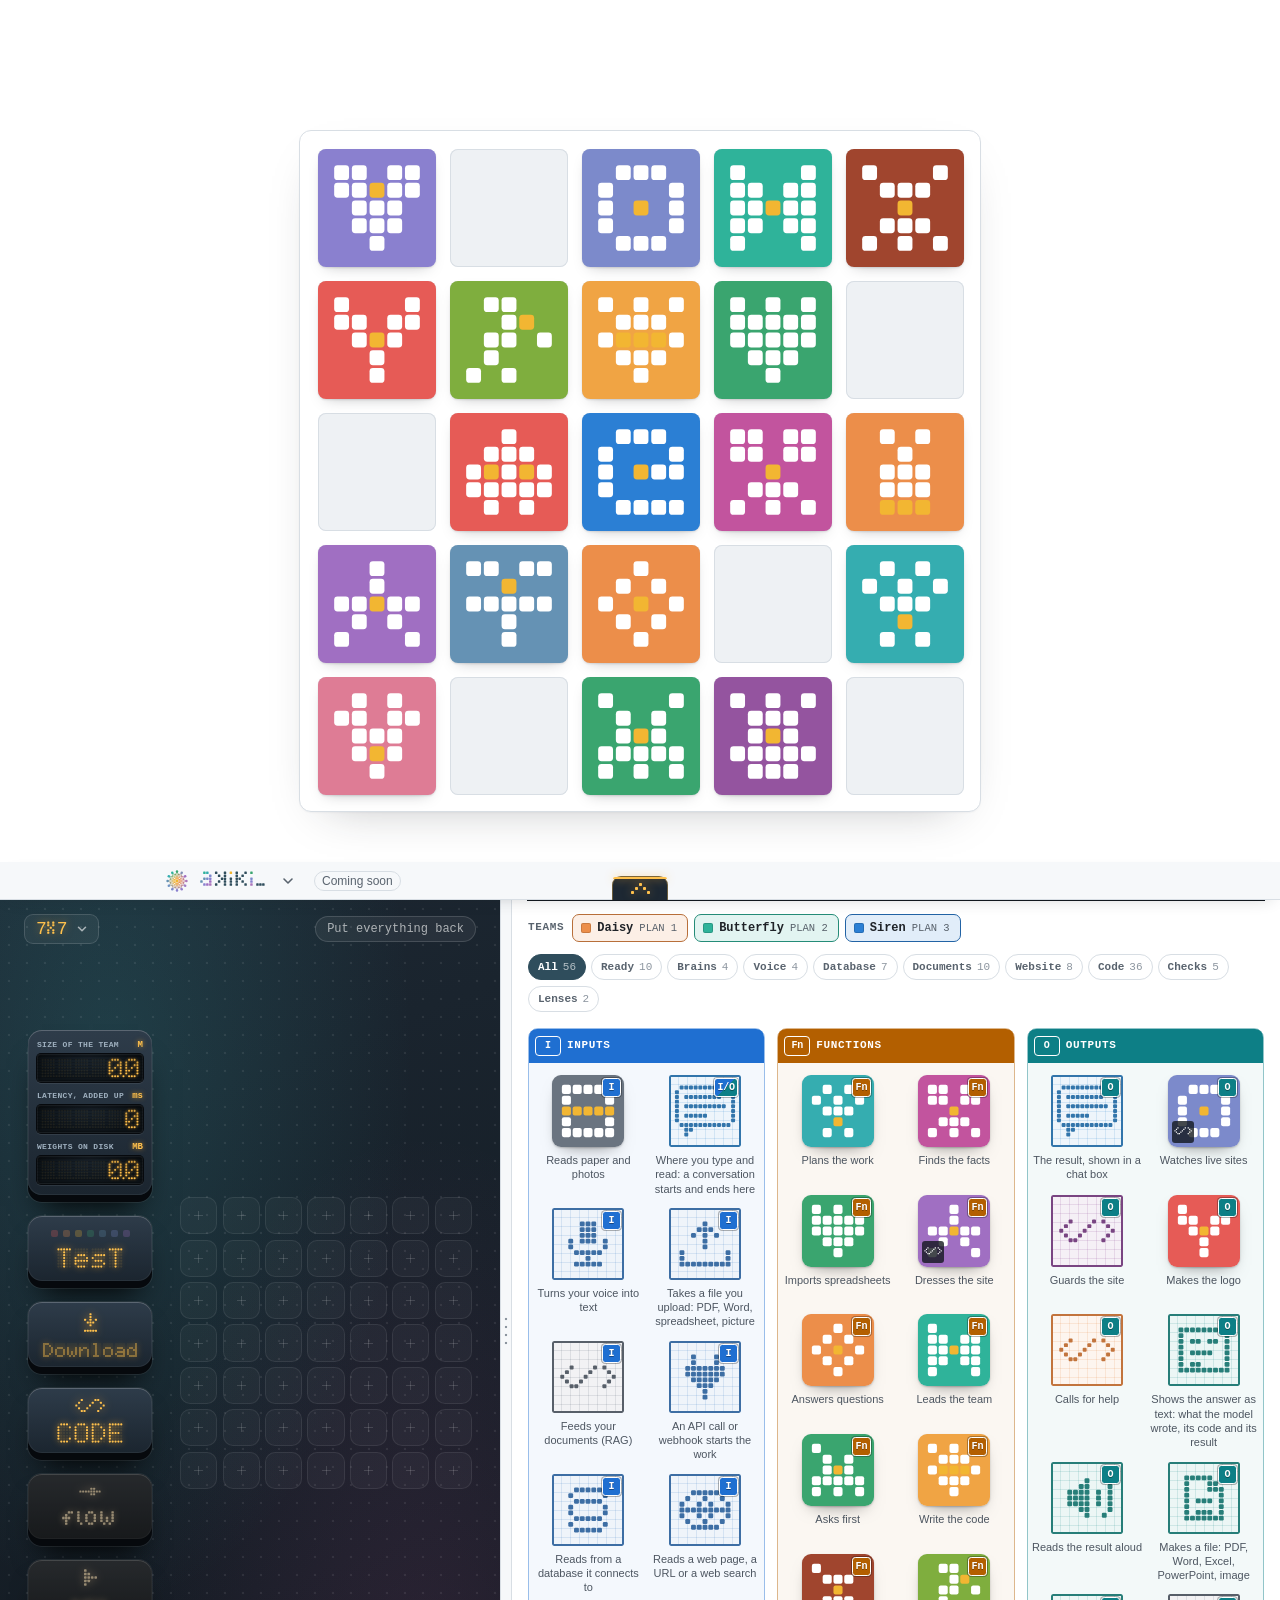
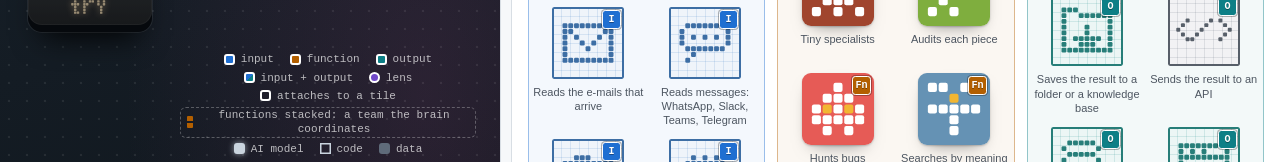
<file: public/index.html>
<!doctype html>
<html lang="en">
<head>
  <meta charset="utf-8">
  <meta name="viewport" content="width=device-width, initial-scale=1, viewport-fit=cover">
  <title>AKIKI.AI · A kinder Kind of AI</title>
  <meta name="description" content="AKIKI.AI: small AI models that work on your own computer. Daisy's team of flowers, Butterfly's team of insects, and Siren, the voice.">
  <meta name="theme-color" content="#f6f8fa">
  <link rel="icon" href="favicon.svg" type="image/svg+xml">
  <script src="switch.js?v=4" defer></script>
  <script src="snap.js?v=3" defer></script>
  <script src="home.js?v=4" defer></script>
  <script src="tiles.js?v=13" defer></script>
  <script src="workbench.js?v=21" defer></script>
  <link rel="stylesheet" href="style.css?v=71">
</head>
<body class="home">
  <div class="drift" aria-hidden="true"><i style="--x:45.2vw;--y:56.0vh;--s:96px;--c:#fcede2;--dx:-47px;--dy:58px;--t:472s;--p:-660s"></i><i style="--x:97.1vw;--y:5.3vh;--s:96px;--c:#fcede2;--dx:59px;--dy:-16px;--t:492s;--p:-969s"></i><i style="--x:97.6vw;--y:99.3vh;--s:96px;--c:#e6eef3;--dx:-39px;--dy:-58px;--t:557s;--p:-554s"></i><i style="--x:0.4vw;--y:95.8vh;--s:96px;--c:#dff2f2;--dx:11px;--dy:-73px;--t:478s;--p:-717s"></i><i style="--x:2.1vw;--y:5.8vh;--s:96px;--c:#fcede2;--dx:-55px;--dy:-74px;--t:308s;--p:-100s"></i><i style="--x:58.2vw;--y:0.3vh;--s:64px;--c:#f2e9f4;--dx:94px;--dy:-19px;--t:355s;--p:-273s"></i><i style="--x:78.4vw;--y:55.1vh;--s:64px;--c:#ecebf7;--dx:-86px;--dy:29px;--t:462s;--p:-193s"></i><i style="--x:62.4vw;--y:97.5vh;--s:64px;--c:#def3ef;--dx:35px;--dy:-39px;--t:357s;--p:-381s"></i><i style="--x:11.7vw;--y:50.7vh;--s:64px;--c:#dff2f2;--dx:121px;--dy:53px;--t:343s;--p:-464s"></i><i style="--x:31.7vw;--y:97.8vh;--s:64px;--c:#f0e8f5;--dx:-109px;--dy:-85px;--t:532s;--p:-298s"></i><i style="--x:30.6vw;--y:4.5vh;--s:64px;--c:#f0e8f5;--dx:-26px;--dy:60px;--t:507s;--p:-582s"></i><i style="--x:99.6vw;--y:62.8vh;--s:64px;--c:#f2e9f4;--dx:29px;--dy:78px;--t:413s;--p:-239s"></i><i style="--x:61.6vw;--y:36.2vh;--s:64px;--c:#dff2f2;--dx:-63px;--dy:31px;--t:392s;--p:-632s"></i><i style="--x:77.1vw;--y:14.6vh;--s:40px;--c:#fdf3de;--dx:-96px;--dy:6px;--t:311s;--p:-556s"></i><i style="--x:80.9vw;--y:84.8vh;--s:40px;--c:#dff2f2;--dx:-72px;--dy:109px;--t:337s;--p:-131s"></i><i style="--x:29.8vw;--y:37.4vh;--s:40px;--c:#eaecf7;--dx:115px;--dy:36px;--t:355s;--p:-562s"></i><i style="--x:27.3vw;--y:68.1vh;--s:40px;--c:#dff2f2;--dx:38px;--dy:-113px;--t:329s;--p:-173s"></i><i style="--x:100.0vw;--y:33.4vh;--s:40px;--c:#f2e9f4;--dx:73px;--dy:-5px;--t:446s;--p:-180s"></i><i style="--x:63.2vw;--y:68.9vh;--s:40px;--c:#fdf3de;--dx:59px;--dy:17px;--t:453s;--p:-656s"></i><i style="--x:44.9vw;--y:17.2vh;--s:40px;--c:#fdf3de;--dx:-31px;--dy:-80px;--t:321s;--p:-464s"></i><i style="--x:46.6vw;--y:85.1vh;--s:40px;--c:#eaecf7;--dx:-75px;--dy:-14px;--t:298s;--p:-469s"></i><i style="--x:16.8vw;--y:21.4vh;--s:22px;--c:#f2e9f4;--dx:64px;--dy:8px;--t:324s;--p:-418s"></i><i style="--x:16.1vw;--y:89.8vh;--s:22px;--c:#eaecf7;--dx:35px;--dy:40px;--t:386s;--p:-411s"></i><i style="--x:2.3vw;--y:30.4vh;--s:22px;--c:#e6eef3;--dx:33px;--dy:75px;--t:424s;--p:-555s"></i><i style="--x:0.0vw;--y:72.1vh;--s:22px;--c:#dff1e8;--dx:32px;--dy:54px;--t:540s;--p:-11s"></i><i style="--x:85.5vw;--y:32.7vh;--s:22px;--c:#e6eef3;--dx:45px;--dy:29px;--t:513s;--p:-141s"></i><i style="--x:88.8vw;--y:70.5vh;--s:22px;--c:#ecebf7;--dx:-93px;--dy:-41px;--t:505s;--p:-169s"></i><i style="--x:16.5vw;--y:1.8vh;--s:22px;--c:#e6eef3;--dx:-126px;--dy:-18px;--t:368s;--p:-601s"></i><i style="--x:42.0vw;--y:36.9vh;--s:22px;--c:#ecebf7;--dx:52px;--dy:55px;--t:423s;--p:-360s"></i><i style="--x:12.5vw;--y:72.0vh;--s:22px;--c:#def3ef;--dx:-47px;--dy:115px;--t:303s;--p:-118s"></i></div>
  <svg width="0" height="0" style="position:absolute" aria-hidden="true">
    <symbol id="px-bouquet" viewBox="0 0 40 40"><rect width="40" height="40" fill="#35adb0"/><g fill="#ffffff"><rect x="11.48" y="5.48" width="5.04" height="5.04" rx="1.14"/><rect x="23.48" y="5.48" width="5.04" height="5.04" rx="1.14"/><rect x="5.48" y="11.48" width="5.04" height="5.04" rx="1.14"/><rect x="17.48" y="11.48" width="5.04" height="5.04" rx="1.14"/><rect x="29.48" y="11.48" width="5.04" height="5.04" rx="1.14"/><rect x="11.48" y="17.48" width="5.04" height="5.04" rx="1.14"/><rect x="17.48" y="17.48" width="5.04" height="5.04" rx="1.14"/><rect x="23.48" y="17.48" width="5.04" height="5.04" rx="1.14"/><rect x="11.48" y="29.48" width="5.04" height="5.04" rx="1.14"/><rect x="23.48" y="29.48" width="5.04" height="5.04" rx="1.14"/></g><g fill="#f2b632"><rect x="17.48" y="23.48" width="5.04" height="5.04" rx="1.14"/></g></symbol>
    <symbol id="px-orchid" viewBox="0 0 40 40"><rect width="40" height="40" fill="#c2549e"/><g fill="#ffffff"><rect x="5.48" y="5.48" width="5.04" height="5.04" rx="1.14"/><rect x="11.48" y="5.48" width="5.04" height="5.04" rx="1.14"/><rect x="23.48" y="5.48" width="5.04" height="5.04" rx="1.14"/><rect x="29.48" y="5.48" width="5.04" height="5.04" rx="1.14"/><rect x="5.48" y="11.48" width="5.04" height="5.04" rx="1.14"/><rect x="11.48" y="11.48" width="5.04" height="5.04" rx="1.14"/><rect x="23.48" y="11.48" width="5.04" height="5.04" rx="1.14"/><rect x="29.48" y="11.48" width="5.04" height="5.04" rx="1.14"/><rect x="11.48" y="23.48" width="5.04" height="5.04" rx="1.14"/><rect x="17.48" y="23.48" width="5.04" height="5.04" rx="1.14"/><rect x="23.48" y="23.48" width="5.04" height="5.04" rx="1.14"/><rect x="5.48" y="29.48" width="5.04" height="5.04" rx="1.14"/><rect x="17.48" y="29.48" width="5.04" height="5.04" rx="1.14"/><rect x="29.48" y="29.48" width="5.04" height="5.04" rx="1.14"/></g><g fill="#f2b632"><rect x="17.48" y="17.48" width="5.04" height="5.04" rx="1.14"/></g></symbol>
    <symbol id="px-tulip" viewBox="0 0 40 40"><rect width="40" height="40" fill="#3aa56f"/><g fill="#ffffff"><rect x="5.48" y="5.48" width="5.04" height="5.04" rx="1.14"/><rect x="17.48" y="5.48" width="5.04" height="5.04" rx="1.14"/><rect x="29.48" y="5.48" width="5.04" height="5.04" rx="1.14"/><rect x="5.48" y="11.48" width="5.04" height="5.04" rx="1.14"/><rect x="11.48" y="11.48" width="5.04" height="5.04" rx="1.14"/><rect x="17.48" y="11.48" width="5.04" height="5.04" rx="1.14"/><rect x="23.48" y="11.48" width="5.04" height="5.04" rx="1.14"/><rect x="29.48" y="11.48" width="5.04" height="5.04" rx="1.14"/><rect x="5.48" y="17.48" width="5.04" height="5.04" rx="1.14"/><rect x="11.48" y="17.48" width="5.04" height="5.04" rx="1.14"/><rect x="17.48" y="17.48" width="5.04" height="5.04" rx="1.14"/><rect x="23.48" y="17.48" width="5.04" height="5.04" rx="1.14"/><rect x="29.48" y="17.48" width="5.04" height="5.04" rx="1.14"/><rect x="11.48" y="23.48" width="5.04" height="5.04" rx="1.14"/><rect x="17.48" y="23.48" width="5.04" height="5.04" rx="1.14"/><rect x="23.48" y="23.48" width="5.04" height="5.04" rx="1.14"/><rect x="17.48" y="29.48" width="5.04" height="5.04" rx="1.14"/></g></symbol>
    <symbol id="px-jasmine" viewBox="0 0 40 40"><rect width="40" height="40" fill="#a06fc2"/><g fill="#ffffff"><rect x="17.48" y="5.48" width="5.04" height="5.04" rx="1.14"/><rect x="17.48" y="11.48" width="5.04" height="5.04" rx="1.14"/><rect x="5.48" y="17.48" width="5.04" height="5.04" rx="1.14"/><rect x="11.48" y="17.48" width="5.04" height="5.04" rx="1.14"/><rect x="23.48" y="17.48" width="5.04" height="5.04" rx="1.14"/><rect x="29.48" y="17.48" width="5.04" height="5.04" rx="1.14"/><rect x="11.48" y="23.48" width="5.04" height="5.04" rx="1.14"/><rect x="23.48" y="23.48" width="5.04" height="5.04" rx="1.14"/><rect x="5.48" y="29.48" width="5.04" height="5.04" rx="1.14"/><rect x="29.48" y="29.48" width="5.04" height="5.04" rx="1.14"/></g><g fill="#f2b632"><rect x="17.48" y="17.48" width="5.04" height="5.04" rx="1.14"/></g></symbol>
    <symbol id="px-daisy" viewBox="0 0 40 40"><rect width="40" height="40" fill="#ec8e4a"/><g fill="#ffffff"><rect x="17.48" y="5.48" width="5.04" height="5.04" rx="1.14"/><rect x="11.48" y="11.48" width="5.04" height="5.04" rx="1.14"/><rect x="23.48" y="11.48" width="5.04" height="5.04" rx="1.14"/><rect x="5.48" y="17.48" width="5.04" height="5.04" rx="1.14"/><rect x="29.48" y="17.48" width="5.04" height="5.04" rx="1.14"/><rect x="11.48" y="23.48" width="5.04" height="5.04" rx="1.14"/><rect x="23.48" y="23.48" width="5.04" height="5.04" rx="1.14"/><rect x="17.48" y="29.48" width="5.04" height="5.04" rx="1.14"/></g><g fill="#f2b632"><rect x="17.48" y="17.48" width="5.04" height="5.04" rx="1.14"/></g></symbol>
    <symbol id="px-magnolia" viewBox="0 0 40 40"><rect width="40" height="40" fill="#de7c95"/><g fill="#ffffff"><rect x="11.48" y="5.48" width="5.04" height="5.04" rx="1.14"/><rect x="23.48" y="5.48" width="5.04" height="5.04" rx="1.14"/><rect x="5.48" y="11.48" width="5.04" height="5.04" rx="1.14"/><rect x="11.48" y="11.48" width="5.04" height="5.04" rx="1.14"/><rect x="23.48" y="11.48" width="5.04" height="5.04" rx="1.14"/><rect x="29.48" y="11.48" width="5.04" height="5.04" rx="1.14"/><rect x="11.48" y="17.48" width="5.04" height="5.04" rx="1.14"/><rect x="17.48" y="17.48" width="5.04" height="5.04" rx="1.14"/><rect x="23.48" y="17.48" width="5.04" height="5.04" rx="1.14"/><rect x="11.48" y="23.48" width="5.04" height="5.04" rx="1.14"/><rect x="23.48" y="23.48" width="5.04" height="5.04" rx="1.14"/><rect x="17.48" y="29.48" width="5.04" height="5.04" rx="1.14"/></g><g fill="#f2b632"><rect x="17.48" y="23.48" width="5.04" height="5.04" rx="1.14"/></g></symbol>
    <symbol id="px-iris" viewBox="0 0 40 40"><rect width="40" height="40" fill="#7c8acb"/><g fill="#ffffff"><rect x="11.48" y="5.48" width="5.04" height="5.04" rx="1.14"/><rect x="17.48" y="5.48" width="5.04" height="5.04" rx="1.14"/><rect x="23.48" y="5.48" width="5.04" height="5.04" rx="1.14"/><rect x="5.48" y="11.48" width="5.04" height="5.04" rx="1.14"/><rect x="29.48" y="11.48" width="5.04" height="5.04" rx="1.14"/><rect x="5.48" y="17.48" width="5.04" height="5.04" rx="1.14"/><rect x="29.48" y="17.48" width="5.04" height="5.04" rx="1.14"/><rect x="5.48" y="23.48" width="5.04" height="5.04" rx="1.14"/><rect x="29.48" y="23.48" width="5.04" height="5.04" rx="1.14"/><rect x="11.48" y="29.48" width="5.04" height="5.04" rx="1.14"/><rect x="17.48" y="29.48" width="5.04" height="5.04" rx="1.14"/><rect x="23.48" y="29.48" width="5.04" height="5.04" rx="1.14"/></g><g fill="#f2b632"><rect x="17.48" y="17.48" width="5.04" height="5.04" rx="1.14"/></g></symbol>
    <symbol id="px-thistle" viewBox="0 0 40 40"><rect width="40" height="40" fill="#94549f"/><g fill="#ffffff"><rect x="5.48" y="5.48" width="5.04" height="5.04" rx="1.14"/><rect x="17.48" y="5.48" width="5.04" height="5.04" rx="1.14"/><rect x="29.48" y="5.48" width="5.04" height="5.04" rx="1.14"/><rect x="11.48" y="11.48" width="5.04" height="5.04" rx="1.14"/><rect x="17.48" y="11.48" width="5.04" height="5.04" rx="1.14"/><rect x="23.48" y="11.48" width="5.04" height="5.04" rx="1.14"/><rect x="11.48" y="17.48" width="5.04" height="5.04" rx="1.14"/><rect x="23.48" y="17.48" width="5.04" height="5.04" rx="1.14"/><rect x="5.48" y="23.48" width="5.04" height="5.04" rx="1.14"/><rect x="11.48" y="23.48" width="5.04" height="5.04" rx="1.14"/><rect x="17.48" y="23.48" width="5.04" height="5.04" rx="1.14"/><rect x="23.48" y="23.48" width="5.04" height="5.04" rx="1.14"/><rect x="29.48" y="23.48" width="5.04" height="5.04" rx="1.14"/><rect x="11.48" y="29.48" width="5.04" height="5.04" rx="1.14"/><rect x="17.48" y="29.48" width="5.04" height="5.04" rx="1.14"/><rect x="23.48" y="29.48" width="5.04" height="5.04" rx="1.14"/></g><g fill="#f2b632"><rect x="17.48" y="17.48" width="5.04" height="5.04" rx="1.14"/></g></symbol>
    <symbol id="px-lily" viewBox="0 0 40 40"><rect width="40" height="40" fill="#e65b56"/><g fill="#ffffff"><rect x="5.48" y="5.48" width="5.04" height="5.04" rx="1.14"/><rect x="29.48" y="5.48" width="5.04" height="5.04" rx="1.14"/><rect x="5.48" y="11.48" width="5.04" height="5.04" rx="1.14"/><rect x="11.48" y="11.48" width="5.04" height="5.04" rx="1.14"/><rect x="23.48" y="11.48" width="5.04" height="5.04" rx="1.14"/><rect x="29.48" y="11.48" width="5.04" height="5.04" rx="1.14"/><rect x="11.48" y="17.48" width="5.04" height="5.04" rx="1.14"/><rect x="23.48" y="17.48" width="5.04" height="5.04" rx="1.14"/><rect x="17.48" y="23.48" width="5.04" height="5.04" rx="1.14"/><rect x="17.48" y="29.48" width="5.04" height="5.04" rx="1.14"/></g><g fill="#f2b632"><rect x="17.48" y="17.48" width="5.04" height="5.04" rx="1.14"/></g></symbol>
    <symbol id="px-butterfly" viewBox="0 0 40 40"><rect width="40" height="40" fill="#2fb39a"/><g fill="#ffffff"><rect x="5.48" y="5.48" width="5.04" height="5.04" rx="1.14"/><rect x="29.48" y="5.48" width="5.04" height="5.04" rx="1.14"/><rect x="5.48" y="11.48" width="5.04" height="5.04" rx="1.14"/><rect x="11.48" y="11.48" width="5.04" height="5.04" rx="1.14"/><rect x="23.48" y="11.48" width="5.04" height="5.04" rx="1.14"/><rect x="29.48" y="11.48" width="5.04" height="5.04" rx="1.14"/><rect x="5.48" y="17.48" width="5.04" height="5.04" rx="1.14"/><rect x="11.48" y="17.48" width="5.04" height="5.04" rx="1.14"/><rect x="23.48" y="17.48" width="5.04" height="5.04" rx="1.14"/><rect x="29.48" y="17.48" width="5.04" height="5.04" rx="1.14"/><rect x="5.48" y="23.48" width="5.04" height="5.04" rx="1.14"/><rect x="11.48" y="23.48" width="5.04" height="5.04" rx="1.14"/><rect x="23.48" y="23.48" width="5.04" height="5.04" rx="1.14"/><rect x="29.48" y="23.48" width="5.04" height="5.04" rx="1.14"/><rect x="5.48" y="29.48" width="5.04" height="5.04" rx="1.14"/><rect x="29.48" y="29.48" width="5.04" height="5.04" rx="1.14"/></g><g fill="#f2b632"><rect x="17.48" y="17.48" width="5.04" height="5.04" rx="1.14"/></g></symbol>
    <symbol id="px-cricket" viewBox="0 0 40 40"><rect width="40" height="40" fill="#3aa56f"/><g fill="#ffffff"><rect x="5.48" y="5.48" width="5.04" height="5.04" rx="1.14"/><rect x="29.48" y="5.48" width="5.04" height="5.04" rx="1.14"/><rect x="11.48" y="11.48" width="5.04" height="5.04" rx="1.14"/><rect x="23.48" y="11.48" width="5.04" height="5.04" rx="1.14"/><rect x="11.48" y="17.48" width="5.04" height="5.04" rx="1.14"/><rect x="23.48" y="17.48" width="5.04" height="5.04" rx="1.14"/><rect x="5.48" y="23.48" width="5.04" height="5.04" rx="1.14"/><rect x="11.48" y="23.48" width="5.04" height="5.04" rx="1.14"/><rect x="17.48" y="23.48" width="5.04" height="5.04" rx="1.14"/><rect x="23.48" y="23.48" width="5.04" height="5.04" rx="1.14"/><rect x="29.48" y="23.48" width="5.04" height="5.04" rx="1.14"/><rect x="5.48" y="29.48" width="5.04" height="5.04" rx="1.14"/><rect x="17.48" y="29.48" width="5.04" height="5.04" rx="1.14"/><rect x="29.48" y="29.48" width="5.04" height="5.04" rx="1.14"/></g><g fill="#f2b632"><rect x="17.48" y="17.48" width="5.04" height="5.04" rx="1.14"/></g></symbol>
    <symbol id="px-bees" viewBox="0 0 40 40"><rect width="40" height="40" fill="#f0a444"/><g fill="#ffffff"><rect x="5.48" y="5.48" width="5.04" height="5.04" rx="1.14"/><rect x="17.48" y="5.48" width="5.04" height="5.04" rx="1.14"/><rect x="29.48" y="5.48" width="5.04" height="5.04" rx="1.14"/><rect x="11.48" y="11.48" width="5.04" height="5.04" rx="1.14"/><rect x="17.48" y="11.48" width="5.04" height="5.04" rx="1.14"/><rect x="23.48" y="11.48" width="5.04" height="5.04" rx="1.14"/><rect x="5.48" y="17.48" width="5.04" height="5.04" rx="1.14"/><rect x="29.48" y="17.48" width="5.04" height="5.04" rx="1.14"/><rect x="11.48" y="23.48" width="5.04" height="5.04" rx="1.14"/><rect x="17.48" y="23.48" width="5.04" height="5.04" rx="1.14"/><rect x="23.48" y="23.48" width="5.04" height="5.04" rx="1.14"/><rect x="17.48" y="29.48" width="5.04" height="5.04" rx="1.14"/></g><g fill="#f2b632"><rect x="11.48" y="17.48" width="5.04" height="5.04" rx="1.14"/><rect x="17.48" y="17.48" width="5.04" height="5.04" rx="1.14"/><rect x="23.48" y="17.48" width="5.04" height="5.04" rx="1.14"/></g></symbol>
    <symbol id="px-ants" viewBox="0 0 40 40"><rect width="40" height="40" fill="#a0452e"/><g fill="#ffffff"><rect x="5.48" y="5.48" width="5.04" height="5.04" rx="1.14"/><rect x="29.48" y="5.48" width="5.04" height="5.04" rx="1.14"/><rect x="11.48" y="11.48" width="5.04" height="5.04" rx="1.14"/><rect x="17.48" y="11.48" width="5.04" height="5.04" rx="1.14"/><rect x="23.48" y="11.48" width="5.04" height="5.04" rx="1.14"/><rect x="11.48" y="23.48" width="5.04" height="5.04" rx="1.14"/><rect x="17.48" y="23.48" width="5.04" height="5.04" rx="1.14"/><rect x="23.48" y="23.48" width="5.04" height="5.04" rx="1.14"/><rect x="5.48" y="29.48" width="5.04" height="5.04" rx="1.14"/><rect x="17.48" y="29.48" width="5.04" height="5.04" rx="1.14"/><rect x="29.48" y="29.48" width="5.04" height="5.04" rx="1.14"/></g><g fill="#f2b632"><rect x="17.48" y="17.48" width="5.04" height="5.04" rx="1.14"/></g></symbol>
    <symbol id="px-mantis" viewBox="0 0 40 40"><rect width="40" height="40" fill="#7fae3e"/><g fill="#ffffff"><rect x="11.48" y="5.48" width="5.04" height="5.04" rx="1.14"/><rect x="17.48" y="5.48" width="5.04" height="5.04" rx="1.14"/><rect x="17.48" y="11.48" width="5.04" height="5.04" rx="1.14"/><rect x="11.48" y="17.48" width="5.04" height="5.04" rx="1.14"/><rect x="17.48" y="17.48" width="5.04" height="5.04" rx="1.14"/><rect x="29.48" y="17.48" width="5.04" height="5.04" rx="1.14"/><rect x="11.48" y="23.48" width="5.04" height="5.04" rx="1.14"/><rect x="5.48" y="29.48" width="5.04" height="5.04" rx="1.14"/><rect x="17.48" y="29.48" width="5.04" height="5.04" rx="1.14"/></g><g fill="#f2b632"><rect x="23.48" y="11.48" width="5.04" height="5.04" rx="1.14"/></g></symbol>
    <symbol id="px-ladybug" viewBox="0 0 40 40"><rect width="40" height="40" fill="#e65b56"/><g fill="#ffffff"><rect x="17.48" y="5.48" width="5.04" height="5.04" rx="1.14"/><rect x="11.48" y="11.48" width="5.04" height="5.04" rx="1.14"/><rect x="17.48" y="11.48" width="5.04" height="5.04" rx="1.14"/><rect x="23.48" y="11.48" width="5.04" height="5.04" rx="1.14"/><rect x="5.48" y="17.48" width="5.04" height="5.04" rx="1.14"/><rect x="17.48" y="17.48" width="5.04" height="5.04" rx="1.14"/><rect x="29.48" y="17.48" width="5.04" height="5.04" rx="1.14"/><rect x="5.48" y="23.48" width="5.04" height="5.04" rx="1.14"/><rect x="11.48" y="23.48" width="5.04" height="5.04" rx="1.14"/><rect x="17.48" y="23.48" width="5.04" height="5.04" rx="1.14"/><rect x="23.48" y="23.48" width="5.04" height="5.04" rx="1.14"/><rect x="29.48" y="23.48" width="5.04" height="5.04" rx="1.14"/><rect x="11.48" y="29.48" width="5.04" height="5.04" rx="1.14"/><rect x="23.48" y="29.48" width="5.04" height="5.04" rx="1.14"/></g><g fill="#f2b632"><rect x="11.48" y="17.48" width="5.04" height="5.04" rx="1.14"/><rect x="23.48" y="17.48" width="5.04" height="5.04" rx="1.14"/></g></symbol>
    <symbol id="px-cicada" viewBox="0 0 40 40"><rect width="40" height="40" fill="#8a80cf"/><g fill="#ffffff"><rect x="5.48" y="5.48" width="5.04" height="5.04" rx="1.14"/><rect x="11.48" y="5.48" width="5.04" height="5.04" rx="1.14"/><rect x="23.48" y="5.48" width="5.04" height="5.04" rx="1.14"/><rect x="29.48" y="5.48" width="5.04" height="5.04" rx="1.14"/><rect x="5.48" y="11.48" width="5.04" height="5.04" rx="1.14"/><rect x="11.48" y="11.48" width="5.04" height="5.04" rx="1.14"/><rect x="23.48" y="11.48" width="5.04" height="5.04" rx="1.14"/><rect x="29.48" y="11.48" width="5.04" height="5.04" rx="1.14"/><rect x="11.48" y="17.48" width="5.04" height="5.04" rx="1.14"/><rect x="17.48" y="17.48" width="5.04" height="5.04" rx="1.14"/><rect x="23.48" y="17.48" width="5.04" height="5.04" rx="1.14"/><rect x="11.48" y="23.48" width="5.04" height="5.04" rx="1.14"/><rect x="17.48" y="23.48" width="5.04" height="5.04" rx="1.14"/><rect x="23.48" y="23.48" width="5.04" height="5.04" rx="1.14"/><rect x="17.48" y="29.48" width="5.04" height="5.04" rx="1.14"/></g><g fill="#f2b632"><rect x="17.48" y="11.48" width="5.04" height="5.04" rx="1.14"/></g></symbol>
    <symbol id="px-dragonfly" viewBox="0 0 40 40"><rect width="40" height="40" fill="#6592b4"/><g fill="#ffffff"><rect x="5.48" y="5.48" width="5.04" height="5.04" rx="1.14"/><rect x="11.48" y="5.48" width="5.04" height="5.04" rx="1.14"/><rect x="23.48" y="5.48" width="5.04" height="5.04" rx="1.14"/><rect x="29.48" y="5.48" width="5.04" height="5.04" rx="1.14"/><rect x="5.48" y="17.48" width="5.04" height="5.04" rx="1.14"/><rect x="11.48" y="17.48" width="5.04" height="5.04" rx="1.14"/><rect x="17.48" y="17.48" width="5.04" height="5.04" rx="1.14"/><rect x="23.48" y="17.48" width="5.04" height="5.04" rx="1.14"/><rect x="29.48" y="17.48" width="5.04" height="5.04" rx="1.14"/><rect x="17.48" y="23.48" width="5.04" height="5.04" rx="1.14"/><rect x="17.48" y="29.48" width="5.04" height="5.04" rx="1.14"/></g><g fill="#f2b632"><rect x="17.48" y="11.48" width="5.04" height="5.04" rx="1.14"/></g></symbol>
    <symbol id="px-firefly" viewBox="0 0 40 40"><rect width="40" height="40" fill="#ec8e4a"/><g fill="#ffffff"><rect x="11.48" y="5.48" width="5.04" height="5.04" rx="1.14"/><rect x="23.48" y="5.48" width="5.04" height="5.04" rx="1.14"/><rect x="17.48" y="11.48" width="5.04" height="5.04" rx="1.14"/><rect x="11.48" y="17.48" width="5.04" height="5.04" rx="1.14"/><rect x="17.48" y="17.48" width="5.04" height="5.04" rx="1.14"/><rect x="23.48" y="17.48" width="5.04" height="5.04" rx="1.14"/><rect x="11.48" y="23.48" width="5.04" height="5.04" rx="1.14"/><rect x="17.48" y="23.48" width="5.04" height="5.04" rx="1.14"/><rect x="23.48" y="23.48" width="5.04" height="5.04" rx="1.14"/></g><g fill="#f2b632"><rect x="11.48" y="29.48" width="5.04" height="5.04" rx="1.14"/><rect x="17.48" y="29.48" width="5.04" height="5.04" rx="1.14"/><rect x="23.48" y="29.48" width="5.04" height="5.04" rx="1.14"/></g></symbol>
    <symbol id="px-siren" viewBox="0 0 40 40"><rect width="40" height="40" fill="#2b7fd4"/><g fill="#ffffff"><rect x="11.48" y="5.48" width="5.04" height="5.04" rx="1.14"/><rect x="17.48" y="5.48" width="5.04" height="5.04" rx="1.14"/><rect x="23.48" y="5.48" width="5.04" height="5.04" rx="1.14"/><rect x="5.48" y="11.48" width="5.04" height="5.04" rx="1.14"/><rect x="29.48" y="11.48" width="5.04" height="5.04" rx="1.14"/><rect x="5.48" y="17.48" width="5.04" height="5.04" rx="1.14"/><rect x="23.48" y="17.48" width="5.04" height="5.04" rx="1.14"/><rect x="29.48" y="17.48" width="5.04" height="5.04" rx="1.14"/><rect x="5.48" y="23.48" width="5.04" height="5.04" rx="1.14"/><rect x="11.48" y="29.48" width="5.04" height="5.04" rx="1.14"/><rect x="17.48" y="29.48" width="5.04" height="5.04" rx="1.14"/><rect x="23.48" y="29.48" width="5.04" height="5.04" rx="1.14"/><rect x="29.48" y="29.48" width="5.04" height="5.04" rx="1.14"/></g><g fill="#f2b632"><rect x="17.48" y="17.48" width="5.04" height="5.04" rx="1.14"/></g></symbol>
  </svg>
  <header class="appheader">
    <div class="container appheader-top">
      <details class="switch">
        <summary aria-label="Choose a page" title="Choose a page">
          <span class="brand"><img class="spin" src="favicon.svg" width="32" height="32" alt=""></span>
          <span class="crumbs"><span class="logo-word">akiki<span class="cursor" aria-hidden="true">_</span></span></span>
          <svg class="switch-caret" viewBox="0 0 16 16" aria-hidden="true"><path d="M4 6l4 4 4-4" fill="none" stroke="currentColor" stroke-width="1.6" stroke-linecap="round" stroke-linejoin="round"/></svg>
        </summary>
        <div class="switch-menu">
          <div class="switch-head">Switch page</div>
          <input class="switch-filter" type="search" placeholder="Find a page&hellip;" aria-label="Find a page" autocomplete="off">
          <a class="switch-item" href="./" aria-current="page"><img src="favicon.svg" width="20" height="20" alt=""><span class="switch-text"><span class="switch-name">akiki</span><span class="switch-desc">The whole team: every flower, every insect, and Siren.</span></span><svg class="switch-check" viewBox="0 0 16 16" aria-hidden="true"><path d="M3 8.5 6.5 12 13 4.5" fill="none" stroke="currentColor" stroke-width="1.8" stroke-linecap="round" stroke-linejoin="round"/></svg></a>
          <a class="switch-item" href="daisy.html"><img src="daisy-grey.svg" width="20" height="20" alt=""><span class="switch-text"><span class="switch-name">akiki / <strong>daisy</strong></span><span class="switch-desc">A team of flowers that builds a small business its website.</span></span><svg class="switch-check" viewBox="0 0 16 16" aria-hidden="true"><path d="M3 8.5 6.5 12 13 4.5" fill="none" stroke="currentColor" stroke-width="1.8" stroke-linecap="round" stroke-linejoin="round"/></svg></a>
          <a class="switch-item" href="butterfly.html"><img src="butterfly-grey.svg" width="20" height="20" alt=""><span class="switch-text"><span class="switch-name">akiki / <strong>butterfly</strong></span><span class="switch-desc">A team of insects that writes software, on your own machines.</span></span><svg class="switch-check" viewBox="0 0 16 16" aria-hidden="true"><path d="M3 8.5 6.5 12 13 4.5" fill="none" stroke="currentColor" stroke-width="1.8" stroke-linecap="round" stroke-linejoin="round"/></svg></a>
          <a class="switch-item" href="siren.html"><img src="siren-grey.svg" width="20" height="20" alt=""><span class="switch-text"><span class="switch-name">akiki / <strong>siren</strong></span><span class="switch-desc">The voice that lets you talk to any of our models.</span></span><svg class="switch-check" viewBox="0 0 16 16" aria-hidden="true"><path d="M3 8.5 6.5 12 13 4.5" fill="none" stroke="currentColor" stroke-width="1.8" stroke-linecap="round" stroke-linejoin="round"/></svg></a>
          <a class="switch-item" href="workbench.html"><img src="workbench-grey.svg" width="20" height="20" alt=""><span class="switch-text"><span class="switch-name">akiki / <strong>workbench</strong></span><span class="switch-desc">Put the models together and see how large and fast the team gets.</span></span><svg class="switch-check" viewBox="0 0 16 16" aria-hidden="true"><path d="M3 8.5 6.5 12 13 4.5" fill="none" stroke="currentColor" stroke-width="1.8" stroke-linecap="round" stroke-linejoin="round"/></svg></a>
          <p class="switch-none" hidden>No page matches.</p>
        </div>
      </details>
      <span class="label">Coming soon</span>
    </div>
  </header>
  <main class="home-main">
    <section class="board-wrap">
      <h1 class="sr-only">AKIKI.AI: the whole team</h1>
      <nav class="board" aria-label="The whole team: flowers, insects and Siren">
        <a class="tile" href="daisy.html#bouquet" aria-label="Bouquet" style="--x:4;--y:3"><svg viewBox="0 0 40 40" aria-hidden="true"><use href="#px-bouquet"/></svg></a>
        <a class="tile" href="butterfly.html#butterfly" aria-label="Butterfly" style="--x:3;--y:0"><svg viewBox="0 0 40 40" aria-hidden="true"><use href="#px-butterfly"/></svg></a>
        <a class="tile" href="daisy.html#orchid" aria-label="Orchid" style="--x:3;--y:2"><svg viewBox="0 0 40 40" aria-hidden="true"><use href="#px-orchid"/></svg></a>
        <a class="tile" href="butterfly.html#cricket" aria-label="Cricket" style="--x:2;--y:4"><svg viewBox="0 0 40 40" aria-hidden="true"><use href="#px-cricket"/></svg></a>
        <a class="tile" href="daisy.html#tulip" aria-label="Tulip" style="--x:3;--y:1"><svg viewBox="0 0 40 40" aria-hidden="true"><use href="#px-tulip"/></svg></a>
        <a class="tile" href="butterfly.html#bees" aria-label="Bees" style="--x:2;--y:1"><svg viewBox="0 0 40 40" aria-hidden="true"><use href="#px-bees"/></svg></a>
        <a class="tile" href="daisy.html#jasmine" aria-label="Jasmine" style="--x:0;--y:3"><svg viewBox="0 0 40 40" aria-hidden="true"><use href="#px-jasmine"/></svg></a>
        <a class="tile" href="butterfly.html#ants" aria-label="Ants" style="--x:4;--y:0"><svg viewBox="0 0 40 40" aria-hidden="true"><use href="#px-ants"/></svg></a>
        <a class="tile" href="daisy.html#daisy" aria-label="Daisy" style="--x:2;--y:3"><svg viewBox="0 0 40 40" aria-hidden="true"><use href="#px-daisy"/></svg></a>
        <a class="tile" href="butterfly.html#mantis" aria-label="Mantis" style="--x:1;--y:1"><svg viewBox="0 0 40 40" aria-hidden="true"><use href="#px-mantis"/></svg></a>
        <a class="tile" href="daisy.html#magnolia" aria-label="Magnolia" style="--x:0;--y:4"><svg viewBox="0 0 40 40" aria-hidden="true"><use href="#px-magnolia"/></svg></a>
        <a class="tile" href="butterfly.html#ladybug" aria-label="Ladybug" style="--x:1;--y:2"><svg viewBox="0 0 40 40" aria-hidden="true"><use href="#px-ladybug"/></svg></a>
        <a class="tile" href="daisy.html#iris" aria-label="Iris" style="--x:2;--y:0"><svg viewBox="0 0 40 40" aria-hidden="true"><use href="#px-iris"/></svg></a>
        <a class="tile" href="butterfly.html#cicada" aria-label="Cicada" style="--x:0;--y:0"><svg viewBox="0 0 40 40" aria-hidden="true"><use href="#px-cicada"/></svg></a>
        <a class="tile" href="daisy.html#thistle" aria-label="Thistle" style="--x:3;--y:4"><svg viewBox="0 0 40 40" aria-hidden="true"><use href="#px-thistle"/></svg></a>
        <a class="tile" href="butterfly.html#dragonfly" aria-label="Dragonfly" style="--x:1;--y:3"><svg viewBox="0 0 40 40" aria-hidden="true"><use href="#px-dragonfly"/></svg></a>
        <a class="tile" href="daisy.html#lily" aria-label="Lily" style="--x:0;--y:1"><svg viewBox="0 0 40 40" aria-hidden="true"><use href="#px-lily"/></svg></a>
        <a class="tile" href="butterfly.html#firefly" aria-label="Firefly" style="--x:4;--y:2"><svg viewBox="0 0 40 40" aria-hidden="true"><use href="#px-firefly"/></svg></a>
        <a class="tile" href="siren.html#siren" aria-label="Siren" style="--x:2;--y:2"><svg viewBox="0 0 40 40" aria-hidden="true"><use href="#px-siren"/></svg></a>
      </nav>
      <a class="board-next" href="#workbench"><svg viewBox="0 0 19 11" aria-hidden="true"><rect x="0" y="0" width="3" height="3" rx=".8"/><rect x="16" y="0" width="3" height="3" rx=".8"/><rect x="4" y="4" width="3" height="3" rx=".8"/><rect x="12" y="4" width="3" height="3" rx=".8"/><rect x="8" y="8" width="3" height="3" rx=".8"/></svg><span class="sr-only">Down to the workbench</span></a>
    </section>
    <section class="bench" id="workbench" aria-labelledby="workbench-title">
      <h2 class="sr-only" id="workbench-title">Workbench: put the models together</h2>
      <button class="bench-up" type="button" aria-label="Back to the top of the page" title="Back to the top" hidden><svg viewBox="0 0 19 11" aria-hidden="true"><rect x="8" y="0" width="3" height="3" rx=".8"/><rect x="4" y="4" width="3" height="3" rx=".8"/><rect x="12" y="4" width="3" height="3" rx=".8"/><rect x="0" y="8" width="3" height="3" rx=".8"/><rect x="16" y="8" width="3" height="3" rx=".8"/></svg></button>
      <section class="field" aria-label="Template field">
        <div class="field-head"><span class="field-title">template field</span><button class="field-clear" type="button">Put everything back</button></div>
        <div class="field-grid" role="grid" aria-label="Squares for the tiles"></div>
        <div class="field-keys">
          <div class="meters">
            <div class="meter" data-meter="size">
              <span class="meter-label">Size of the team</span>
              <div class="meter-row"><div class="screen"><canvas aria-hidden="true"></canvas><span class="sr-only" aria-live="polite"></span></div><span class="unit">M</span></div>
            </div>
            <div class="meter" data-meter="latency">
              <span class="meter-label">Latency, added up</span>
              <div class="meter-row"><div class="screen"><canvas aria-hidden="true"></canvas><span class="sr-only" aria-live="polite"></span></div><span class="unit">ms</span></div>
            </div>
            <div class="meter" data-meter="weights">
              <span class="meter-label">Weights on disk</span>
              <div class="meter-row"><div class="screen"><canvas aria-hidden="true"></canvas><span class="sr-only" aria-live="polite"></span></div><span class="unit">MB</span></div>
            </div>
            <p class="meter-note" hidden></p>
          </div>
          <button class="key key-test" type="button" aria-label="Test"><span class="key-face"><span class="key-leds" aria-hidden="true"><i></i><i></i><i></i><i></i><i></i><i></i><i></i></span><svg class="key-label" viewBox="0 0 23 7" aria-hidden="true"><path class="off" d="M0.5 1.5h0M1.5 1.5h0M3.5 1.5h0M4.5 1.5h0M0.5 2.5h0M1.5 2.5h0M3.5 2.5h0M4.5 2.5h0M0.5 3.5h0M1.5 3.5h0M3.5 3.5h0M4.5 3.5h0M0.5 4.5h0M1.5 4.5h0M3.5 4.5h0M4.5 4.5h0M0.5 5.5h0M1.5 5.5h0M3.5 5.5h0M4.5 5.5h0M0.5 6.5h0M1.5 6.5h0M3.5 6.5h0M4.5 6.5h0M6.5 0.5h0M7.5 0.5h0M8.5 0.5h0M9.5 0.5h0M10.5 0.5h0M6.5 1.5h0M7.5 1.5h0M8.5 1.5h0M9.5 1.5h0M10.5 1.5h0M6.5 2.5h0M10.5 2.5h0M7.5 3.5h0M8.5 3.5h0M9.5 3.5h0M7.5 5.5h0M8.5 5.5h0M9.5 5.5h0M10.5 5.5h0M6.5 6.5h0M10.5 6.5h0M12.5 0.5h0M13.5 0.5h0M14.5 0.5h0M15.5 0.5h0M16.5 0.5h0M12.5 1.5h0M13.5 1.5h0M14.5 1.5h0M15.5 1.5h0M16.5 1.5h0M12.5 2.5h0M13.5 3.5h0M14.5 3.5h0M15.5 3.5h0M16.5 3.5h0M12.5 4.5h0M16.5 4.5h0M12.5 5.5h0M13.5 5.5h0M14.5 5.5h0M15.5 5.5h0M16.5 6.5h0M18.5 1.5h0M19.5 1.5h0M21.5 1.5h0M22.5 1.5h0M18.5 2.5h0M19.5 2.5h0M21.5 2.5h0M22.5 2.5h0M18.5 3.5h0M19.5 3.5h0M21.5 3.5h0M22.5 3.5h0M18.5 4.5h0M19.5 4.5h0M21.5 4.5h0M22.5 4.5h0M18.5 5.5h0M19.5 5.5h0M21.5 5.5h0M22.5 5.5h0M18.5 6.5h0M19.5 6.5h0M21.5 6.5h0M22.5 6.5h0"/><path d="M0.5 0.5h0M1.5 0.5h0M2.5 0.5h0M3.5 0.5h0M4.5 0.5h0M2.5 1.5h0M2.5 2.5h0M2.5 3.5h0M2.5 4.5h0M2.5 5.5h0M2.5 6.5h0M7.5 2.5h0M8.5 2.5h0M9.5 2.5h0M6.5 3.5h0M10.5 3.5h0M6.5 4.5h0M7.5 4.5h0M8.5 4.5h0M9.5 4.5h0M10.5 4.5h0M6.5 5.5h0M7.5 6.5h0M8.5 6.5h0M9.5 6.5h0M13.5 2.5h0M14.5 2.5h0M15.5 2.5h0M16.5 2.5h0M12.5 3.5h0M13.5 4.5h0M14.5 4.5h0M15.5 4.5h0M16.5 5.5h0M12.5 6.5h0M13.5 6.5h0M14.5 6.5h0M15.5 6.5h0M18.5 0.5h0M19.5 0.5h0M20.5 0.5h0M21.5 0.5h0M22.5 0.5h0M20.5 1.5h0M20.5 2.5h0M20.5 3.5h0M20.5 4.5h0M20.5 5.5h0M20.5 6.5h0"/></svg></span></button>
          <button class="key key-download" type="button" aria-label="Download"><span class="key-face"><svg class="key-icon" viewBox="0 0 19 27" aria-hidden="true"><rect x="8" y="0" width="3" height="3" rx=".8"/><rect x="8" y="4" width="3" height="3" rx=".8"/><rect x="0" y="8" width="3" height="3" rx=".8"/><rect x="8" y="8" width="3" height="3" rx=".8"/><rect x="16" y="8" width="3" height="3" rx=".8"/><rect x="4" y="12" width="3" height="3" rx=".8"/><rect x="8" y="12" width="3" height="3" rx=".8"/><rect x="12" y="12" width="3" height="3" rx=".8"/><rect x="8" y="16" width="3" height="3" rx=".8"/><rect x="0" y="24" width="3" height="3" rx=".8"/><rect x="4" y="24" width="3" height="3" rx=".8"/><rect x="8" y="24" width="3" height="3" rx=".8"/><rect x="12" y="24" width="3" height="3" rx=".8"/><rect x="16" y="24" width="3" height="3" rx=".8"/></svg><svg class="key-label" viewBox="0 0 47 7" aria-hidden="true"><path class="off" d="M3.5 0.5h0M4.5 0.5h0M1.5 1.5h0M2.5 1.5h0M4.5 1.5h0M1.5 2.5h0M2.5 2.5h0M3.5 2.5h0M1.5 3.5h0M2.5 3.5h0M3.5 3.5h0M1.5 4.5h0M2.5 4.5h0M3.5 4.5h0M1.5 5.5h0M2.5 5.5h0M4.5 5.5h0M3.5 6.5h0M4.5 6.5h0M6.5 0.5h0M7.5 0.5h0M8.5 0.5h0M9.5 0.5h0M10.5 0.5h0M6.5 1.5h0M7.5 1.5h0M8.5 1.5h0M9.5 1.5h0M10.5 1.5h0M6.5 2.5h0M10.5 2.5h0M7.5 3.5h0M8.5 3.5h0M9.5 3.5h0M7.5 4.5h0M8.5 4.5h0M9.5 4.5h0M7.5 5.5h0M8.5 5.5h0M9.5 5.5h0M6.5 6.5h0M10.5 6.5h0M12.5 0.5h0M13.5 0.5h0M14.5 0.5h0M15.5 0.5h0M16.5 0.5h0M12.5 1.5h0M13.5 1.5h0M14.5 1.5h0M15.5 1.5h0M16.5 1.5h0M13.5 2.5h0M14.5 2.5h0M15.5 2.5h0M13.5 3.5h0M14.5 3.5h0M15.5 3.5h0M13.5 4.5h0M15.5 4.5h0M13.5 5.5h0M15.5 5.5h0M12.5 6.5h0M14.5 6.5h0M16.5 6.5h0M18.5 0.5h0M19.5 0.5h0M20.5 0.5h0M21.5 0.5h0M22.5 0.5h0M18.5 1.5h0M19.5 1.5h0M20.5 1.5h0M21.5 1.5h0M22.5 1.5h0M19.5 2.5h0M22.5 2.5h0M20.5 3.5h0M21.5 3.5h0M19.5 4.5h0M20.5 4.5h0M21.5 4.5h0M19.5 5.5h0M20.5 5.5h0M21.5 5.5h0M19.5 6.5h0M20.5 6.5h0M21.5 6.5h0M24.5 0.5h0M27.5 0.5h0M28.5 0.5h0M24.5 1.5h0M25.5 1.5h0M27.5 1.5h0M28.5 1.5h0M24.5 2.5h0M25.5 2.5h0M27.5 2.5h0M28.5 2.5h0M24.5 3.5h0M25.5 3.5h0M27.5 3.5h0M28.5 3.5h0M24.5 4.5h0M25.5 4.5h0M27.5 4.5h0M28.5 4.5h0M24.5 5.5h0M25.5 5.5h0M27.5 5.5h0M28.5 5.5h0M24.5 6.5h0M28.5 6.5h0M30.5 0.5h0M31.5 0.5h0M32.5 0.5h0M33.5 0.5h0M34.5 0.5h0M30.5 1.5h0M31.5 1.5h0M32.5 1.5h0M33.5 1.5h0M34.5 1.5h0M30.5 2.5h0M34.5 2.5h0M31.5 3.5h0M32.5 3.5h0M33.5 3.5h0M31.5 4.5h0M32.5 4.5h0M33.5 4.5h0M31.5 5.5h0M32.5 5.5h0M33.5 5.5h0M30.5 6.5h0M34.5 6.5h0M36.5 0.5h0M37.5 0.5h0M38.5 0.5h0M39.5 0.5h0M40.5 0.5h0M36.5 1.5h0M37.5 1.5h0M38.5 1.5h0M39.5 1.5h0M40.5 1.5h0M36.5 2.5h0M40.5 2.5h0M36.5 3.5h0M37.5 3.5h0M38.5 3.5h0M39.5 3.5h0M36.5 4.5h0M37.5 5.5h0M38.5 5.5h0M39.5 5.5h0M36.5 6.5h0M42.5 0.5h0M43.5 0.5h0M44.5 0.5h0M45.5 0.5h0M42.5 1.5h0M43.5 1.5h0M44.5 1.5h0M45.5 1.5h0M42.5 2.5h0M45.5 2.5h0M43.5 3.5h0M44.5 3.5h0M43.5 4.5h0M44.5 4.5h0M45.5 4.5h0M43.5 5.5h0M44.5 5.5h0M45.5 5.5h0M42.5 6.5h0"/><path d="M0.5 0.5h0M1.5 0.5h0M2.5 0.5h0M0.5 1.5h0M3.5 1.5h0M0.5 2.5h0M4.5 2.5h0M0.5 3.5h0M4.5 3.5h0M0.5 4.5h0M4.5 4.5h0M0.5 5.5h0M3.5 5.5h0M0.5 6.5h0M1.5 6.5h0M2.5 6.5h0M7.5 2.5h0M8.5 2.5h0M9.5 2.5h0M6.5 3.5h0M10.5 3.5h0M6.5 4.5h0M10.5 4.5h0M6.5 5.5h0M10.5 5.5h0M7.5 6.5h0M8.5 6.5h0M9.5 6.5h0M12.5 2.5h0M16.5 2.5h0M12.5 3.5h0M16.5 3.5h0M12.5 4.5h0M14.5 4.5h0M16.5 4.5h0M12.5 5.5h0M14.5 5.5h0M16.5 5.5h0M13.5 6.5h0M15.5 6.5h0M18.5 2.5h0M20.5 2.5h0M21.5 2.5h0M18.5 3.5h0M19.5 3.5h0M22.5 3.5h0M18.5 4.5h0M22.5 4.5h0M18.5 5.5h0M22.5 5.5h0M18.5 6.5h0M22.5 6.5h0M25.5 0.5h0M26.5 0.5h0M26.5 1.5h0M26.5 2.5h0M26.5 3.5h0M26.5 4.5h0M26.5 5.5h0M25.5 6.5h0M26.5 6.5h0M27.5 6.5h0M31.5 2.5h0M32.5 2.5h0M33.5 2.5h0M30.5 3.5h0M34.5 3.5h0M30.5 4.5h0M34.5 4.5h0M30.5 5.5h0M34.5 5.5h0M31.5 6.5h0M32.5 6.5h0M33.5 6.5h0M37.5 2.5h0M38.5 2.5h0M39.5 2.5h0M40.5 3.5h0M37.5 4.5h0M38.5 4.5h0M39.5 4.5h0M40.5 4.5h0M36.5 5.5h0M40.5 5.5h0M37.5 6.5h0M38.5 6.5h0M39.5 6.5h0M40.5 6.5h0M46.5 0.5h0M46.5 1.5h0M43.5 2.5h0M44.5 2.5h0M46.5 2.5h0M42.5 3.5h0M45.5 3.5h0M46.5 3.5h0M42.5 4.5h0M46.5 4.5h0M42.5 5.5h0M46.5 5.5h0M43.5 6.5h0M44.5 6.5h0M45.5 6.5h0M46.5 6.5h0"/></svg><svg class="key-label key-soon" viewBox="0 0 23 7" aria-hidden="true"><path class="off" d="M0.5 0.5h0M1.5 0.5h0M2.5 0.5h0M3.5 0.5h0M4.5 0.5h0M0.5 1.5h0M1.5 1.5h0M2.5 1.5h0M3.5 1.5h0M4.5 1.5h0M0.5 2.5h0M1.5 3.5h0M2.5 3.5h0M3.5 3.5h0M4.5 3.5h0M0.5 4.5h0M4.5 4.5h0M0.5 5.5h0M1.5 5.5h0M2.5 5.5h0M3.5 5.5h0M4.5 6.5h0M6.5 0.5h0M7.5 0.5h0M8.5 0.5h0M9.5 0.5h0M10.5 0.5h0M6.5 1.5h0M7.5 1.5h0M8.5 1.5h0M9.5 1.5h0M10.5 1.5h0M6.5 2.5h0M10.5 2.5h0M7.5 3.5h0M8.5 3.5h0M9.5 3.5h0M7.5 4.5h0M8.5 4.5h0M9.5 4.5h0M7.5 5.5h0M8.5 5.5h0M9.5 5.5h0M6.5 6.5h0M10.5 6.5h0M12.5 0.5h0M13.5 0.5h0M14.5 0.5h0M15.5 0.5h0M16.5 0.5h0M12.5 1.5h0M13.5 1.5h0M14.5 1.5h0M15.5 1.5h0M16.5 1.5h0M12.5 2.5h0M16.5 2.5h0M13.5 3.5h0M14.5 3.5h0M15.5 3.5h0M13.5 4.5h0M14.5 4.5h0M15.5 4.5h0M13.5 5.5h0M14.5 5.5h0M15.5 5.5h0M12.5 6.5h0M16.5 6.5h0M18.5 0.5h0M19.5 0.5h0M20.5 0.5h0M21.5 0.5h0M22.5 0.5h0M18.5 1.5h0M19.5 1.5h0M20.5 1.5h0M21.5 1.5h0M22.5 1.5h0M19.5 2.5h0M22.5 2.5h0M20.5 3.5h0M21.5 3.5h0M19.5 4.5h0M20.5 4.5h0M21.5 4.5h0M19.5 5.5h0M20.5 5.5h0M21.5 5.5h0M19.5 6.5h0M20.5 6.5h0M21.5 6.5h0"/><path d="M1.5 2.5h0M2.5 2.5h0M3.5 2.5h0M4.5 2.5h0M0.5 3.5h0M1.5 4.5h0M2.5 4.5h0M3.5 4.5h0M4.5 5.5h0M0.5 6.5h0M1.5 6.5h0M2.5 6.5h0M3.5 6.5h0M7.5 2.5h0M8.5 2.5h0M9.5 2.5h0M6.5 3.5h0M10.5 3.5h0M6.5 4.5h0M10.5 4.5h0M6.5 5.5h0M10.5 5.5h0M7.5 6.5h0M8.5 6.5h0M9.5 6.5h0M13.5 2.5h0M14.5 2.5h0M15.5 2.5h0M12.5 3.5h0M16.5 3.5h0M12.5 4.5h0M16.5 4.5h0M12.5 5.5h0M16.5 5.5h0M13.5 6.5h0M14.5 6.5h0M15.5 6.5h0M18.5 2.5h0M20.5 2.5h0M21.5 2.5h0M18.5 3.5h0M19.5 3.5h0M22.5 3.5h0M18.5 4.5h0M22.5 4.5h0M18.5 5.5h0M22.5 5.5h0M18.5 6.5h0M22.5 6.5h0"/></svg></span></button>
          <button class="key key-code" type="button" aria-label="Code" aria-expanded="false" aria-controls="code-panel"><span class="key-face"><svg class="key-icon is-wide" viewBox="0 0 43 19" aria-hidden="true"><rect x="8" y="0" width="3" height="3" rx=".8"/><rect x="4" y="4" width="3" height="3" rx=".8"/><rect x="0" y="8" width="3" height="3" rx=".8"/><rect x="4" y="12" width="3" height="3" rx=".8"/><rect x="8" y="16" width="3" height="3" rx=".8"/><rect x="28" y="0" width="3" height="3" rx=".8"/><rect x="24" y="4" width="3" height="3" rx=".8"/><rect x="20" y="8" width="3" height="3" rx=".8"/><rect x="16" y="12" width="3" height="3" rx=".8"/><rect x="12" y="16" width="3" height="3" rx=".8"/><rect x="32" y="0" width="3" height="3" rx=".8"/><rect x="36" y="4" width="3" height="3" rx=".8"/><rect x="40" y="8" width="3" height="3" rx=".8"/><rect x="36" y="12" width="3" height="3" rx=".8"/><rect x="32" y="16" width="3" height="3" rx=".8"/></svg><svg class="key-label" viewBox="0 0 23 7" aria-hidden="true"><path class="off" d="M0.5 0.5h0M4.5 0.5h0M1.5 1.5h0M2.5 1.5h0M3.5 1.5h0M1.5 2.5h0M2.5 2.5h0M3.5 2.5h0M4.5 2.5h0M1.5 3.5h0M2.5 3.5h0M3.5 3.5h0M4.5 3.5h0M1.5 4.5h0M2.5 4.5h0M3.5 4.5h0M4.5 4.5h0M1.5 5.5h0M2.5 5.5h0M3.5 5.5h0M0.5 6.5h0M4.5 6.5h0M6.5 0.5h0M10.5 0.5h0M7.5 1.5h0M8.5 1.5h0M9.5 1.5h0M7.5 2.5h0M8.5 2.5h0M9.5 2.5h0M7.5 3.5h0M8.5 3.5h0M9.5 3.5h0M7.5 4.5h0M8.5 4.5h0M9.5 4.5h0M7.5 5.5h0M8.5 5.5h0M9.5 5.5h0M6.5 6.5h0M10.5 6.5h0M15.5 0.5h0M16.5 0.5h0M13.5 1.5h0M14.5 1.5h0M16.5 1.5h0M13.5 2.5h0M14.5 2.5h0M15.5 2.5h0M13.5 3.5h0M14.5 3.5h0M15.5 3.5h0M13.5 4.5h0M14.5 4.5h0M15.5 4.5h0M13.5 5.5h0M14.5 5.5h0M16.5 5.5h0M15.5 6.5h0M16.5 6.5h0M19.5 1.5h0M20.5 1.5h0M21.5 1.5h0M22.5 1.5h0M19.5 2.5h0M20.5 2.5h0M21.5 2.5h0M22.5 2.5h0M22.5 3.5h0M19.5 4.5h0M20.5 4.5h0M21.5 4.5h0M22.5 4.5h0M19.5 5.5h0M20.5 5.5h0M21.5 5.5h0M22.5 5.5h0"/><path d="M1.5 0.5h0M2.5 0.5h0M3.5 0.5h0M0.5 1.5h0M4.5 1.5h0M0.5 2.5h0M0.5 3.5h0M0.5 4.5h0M0.5 5.5h0M4.5 5.5h0M1.5 6.5h0M2.5 6.5h0M3.5 6.5h0M7.5 0.5h0M8.5 0.5h0M9.5 0.5h0M6.5 1.5h0M10.5 1.5h0M6.5 2.5h0M10.5 2.5h0M6.5 3.5h0M10.5 3.5h0M6.5 4.5h0M10.5 4.5h0M6.5 5.5h0M10.5 5.5h0M7.5 6.5h0M8.5 6.5h0M9.5 6.5h0M12.5 0.5h0M13.5 0.5h0M14.5 0.5h0M12.5 1.5h0M15.5 1.5h0M12.5 2.5h0M16.5 2.5h0M12.5 3.5h0M16.5 3.5h0M12.5 4.5h0M16.5 4.5h0M12.5 5.5h0M15.5 5.5h0M12.5 6.5h0M13.5 6.5h0M14.5 6.5h0M18.5 0.5h0M19.5 0.5h0M20.5 0.5h0M21.5 0.5h0M22.5 0.5h0M18.5 1.5h0M18.5 2.5h0M18.5 3.5h0M19.5 3.5h0M20.5 3.5h0M21.5 3.5h0M18.5 4.5h0M18.5 5.5h0M18.5 6.5h0M19.5 6.5h0M20.5 6.5h0M21.5 6.5h0M22.5 6.5h0"/></svg></span></button>
        </div>
        <p class="field-said sr-only" aria-live="polite"></p>
      </section>
      <div class="splitter" role="separator" aria-orientation="vertical" aria-label="Resize the tiles panel" tabindex="0"></div>
      <aside class="tray" aria-label="The models">
        <div class="code-wrap" id="code-panel" inert>
          <section class="code" aria-label="The code that joins the team">
            <div class="code-bar">
              <span class="code-tab"><svg class="code-badge" viewBox="0 0 14.2 14.2" aria-hidden="true"><rect x="0" y="0" width="4.2" height="4.2" rx="1" fill="#7fb0d8"/><rect x="5" y="0" width="4.2" height="4.2" rx="1" fill="#7fb0d8"/><rect x="0" y="5" width="4.2" height="4.2" rx="1" fill="#7fb0d8"/><rect x="10" y="5" width="4.2" height="4.2" rx="1" fill="#f2c46d"/><rect x="5" y="10" width="4.2" height="4.2" rx="1" fill="#f2c46d"/><rect x="10" y="10" width="4.2" height="4.2" rx="1" fill="#f2c46d"/></svg>team.py</span>
              <button class="code-close" type="button" aria-label="Close the code"><svg viewBox="0 0 10 10" aria-hidden="true"><path d="M2 2l6 6M8 2 2 8"/></svg></button>
            </div>
            <div class="code-crumbs" aria-hidden="true">akiki<i>&rsaquo;</i>workbench<i>&rsaquo;</i>team.py<i>&rsaquo;</i><b>team</b></div>
            <pre class="code-view" tabindex="0" aria-label="team.py"><code></code></pre>
            <div class="code-status"><span class="code-branch">main</span><span class="code-live">live</span><span class="code-pos">Ln 1, Col 1</span><span class="code-lang">Python</span><span class="code-count">no models</span></div>
          </section>
        </div>
        <div class="filters" role="group" aria-label="Show the tiles" hidden></div>
        <div class="tray-scroll" data-head="3">
          <p class="filter-none" hidden>All of them are on the field.</p>
        </div>
      </aside>
    </section>
  </main>
</body>
</html>
</file>
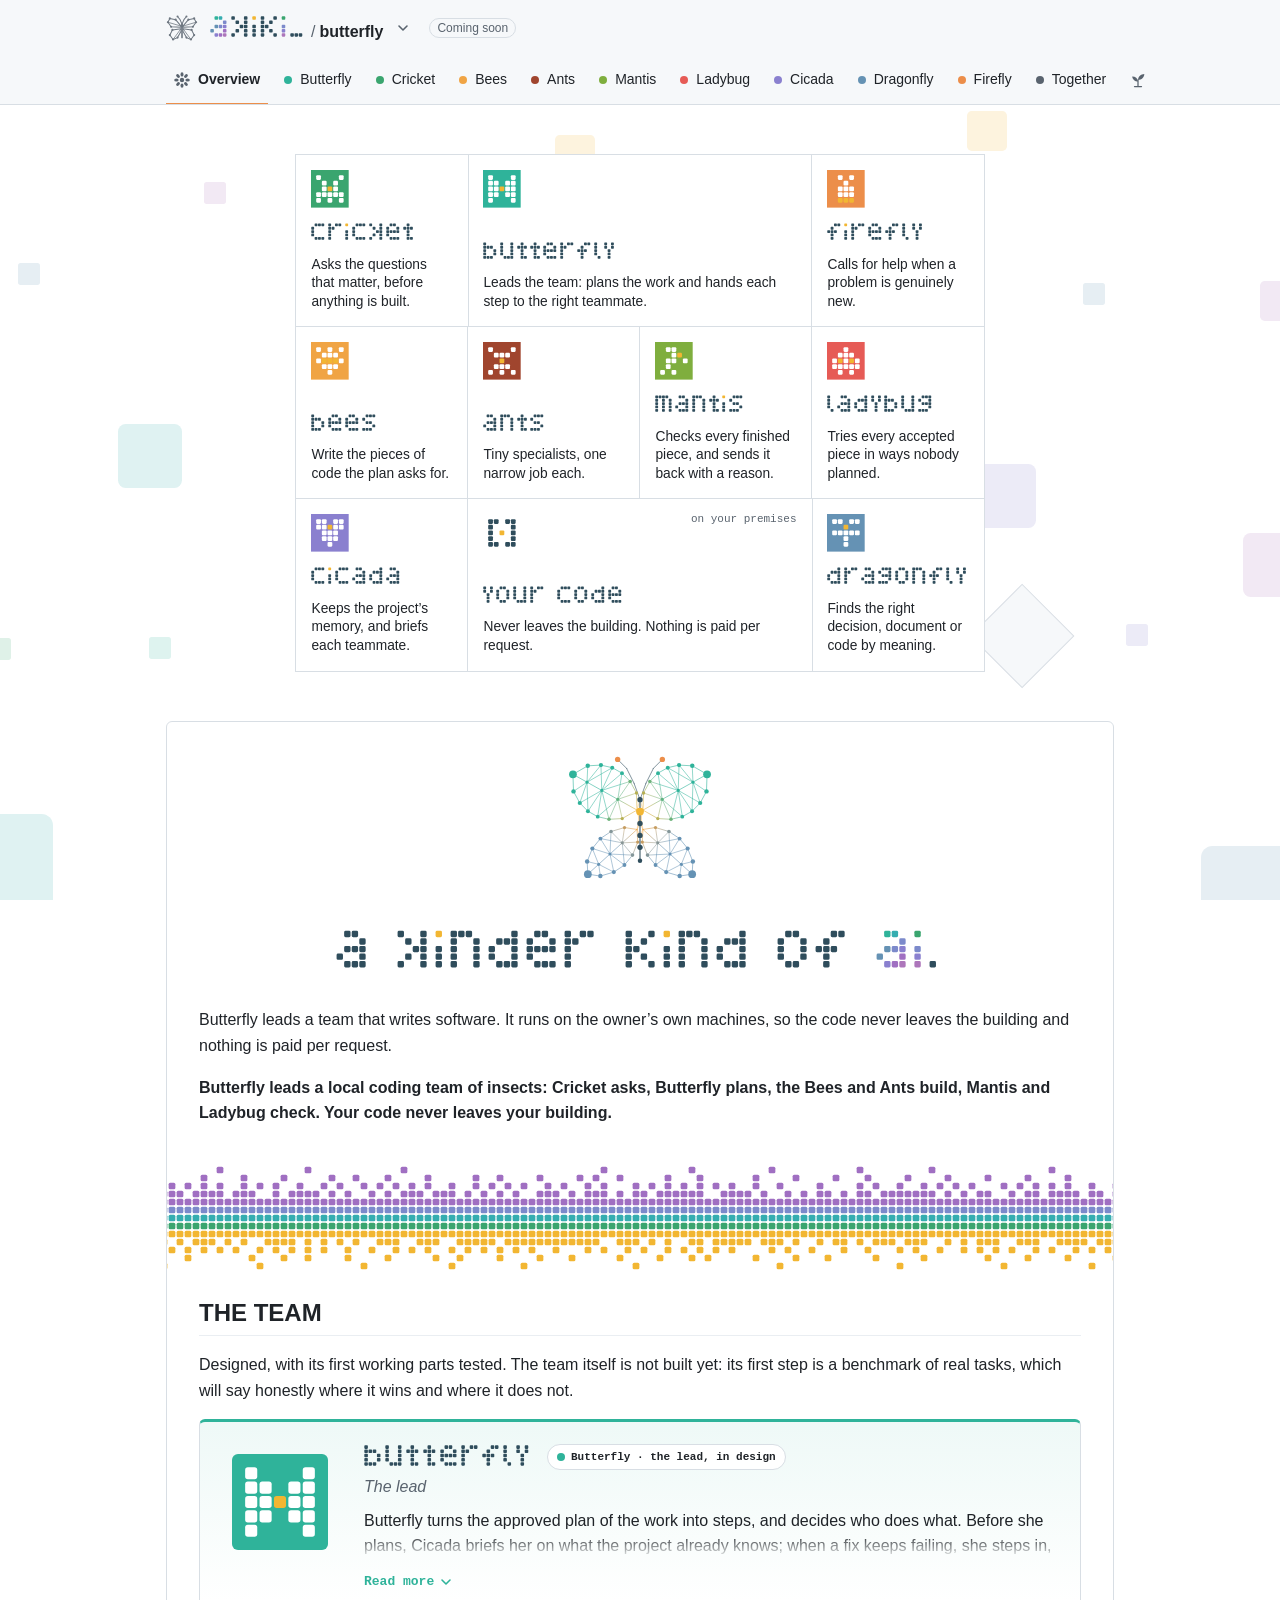
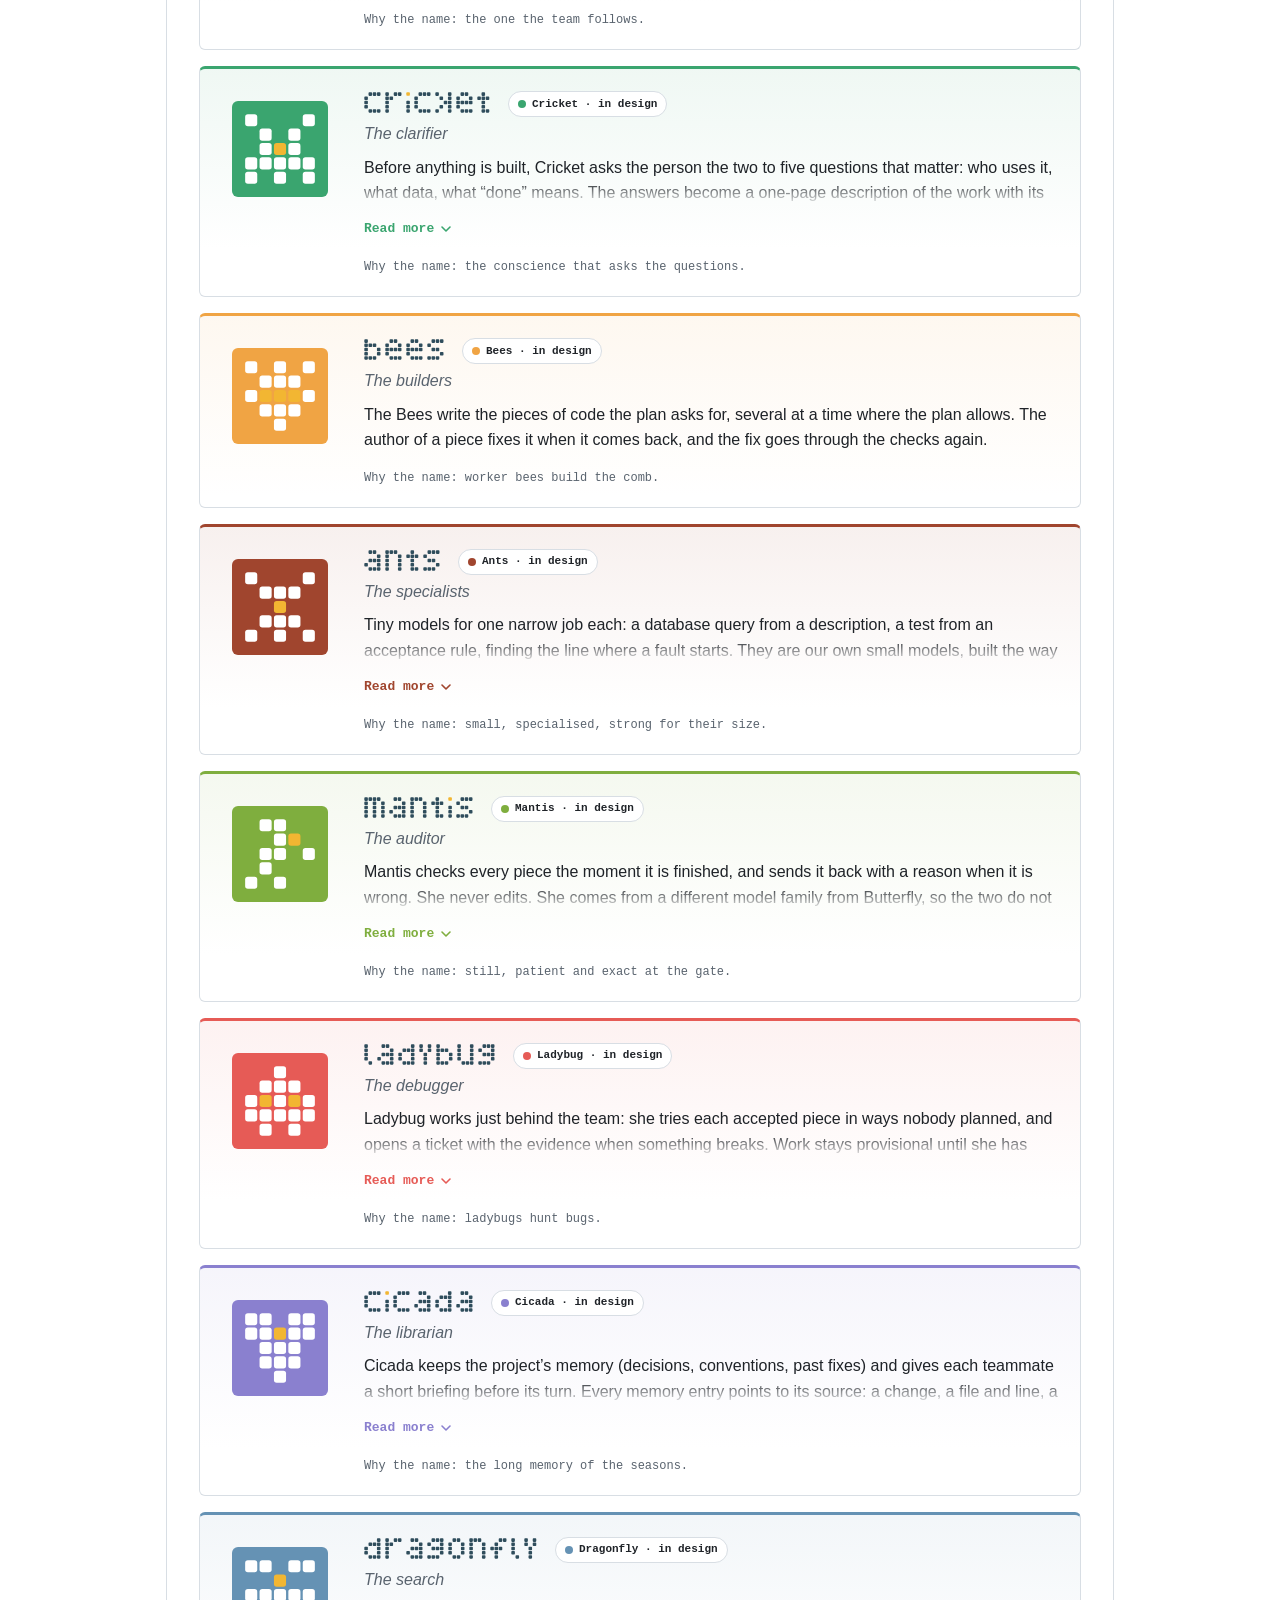
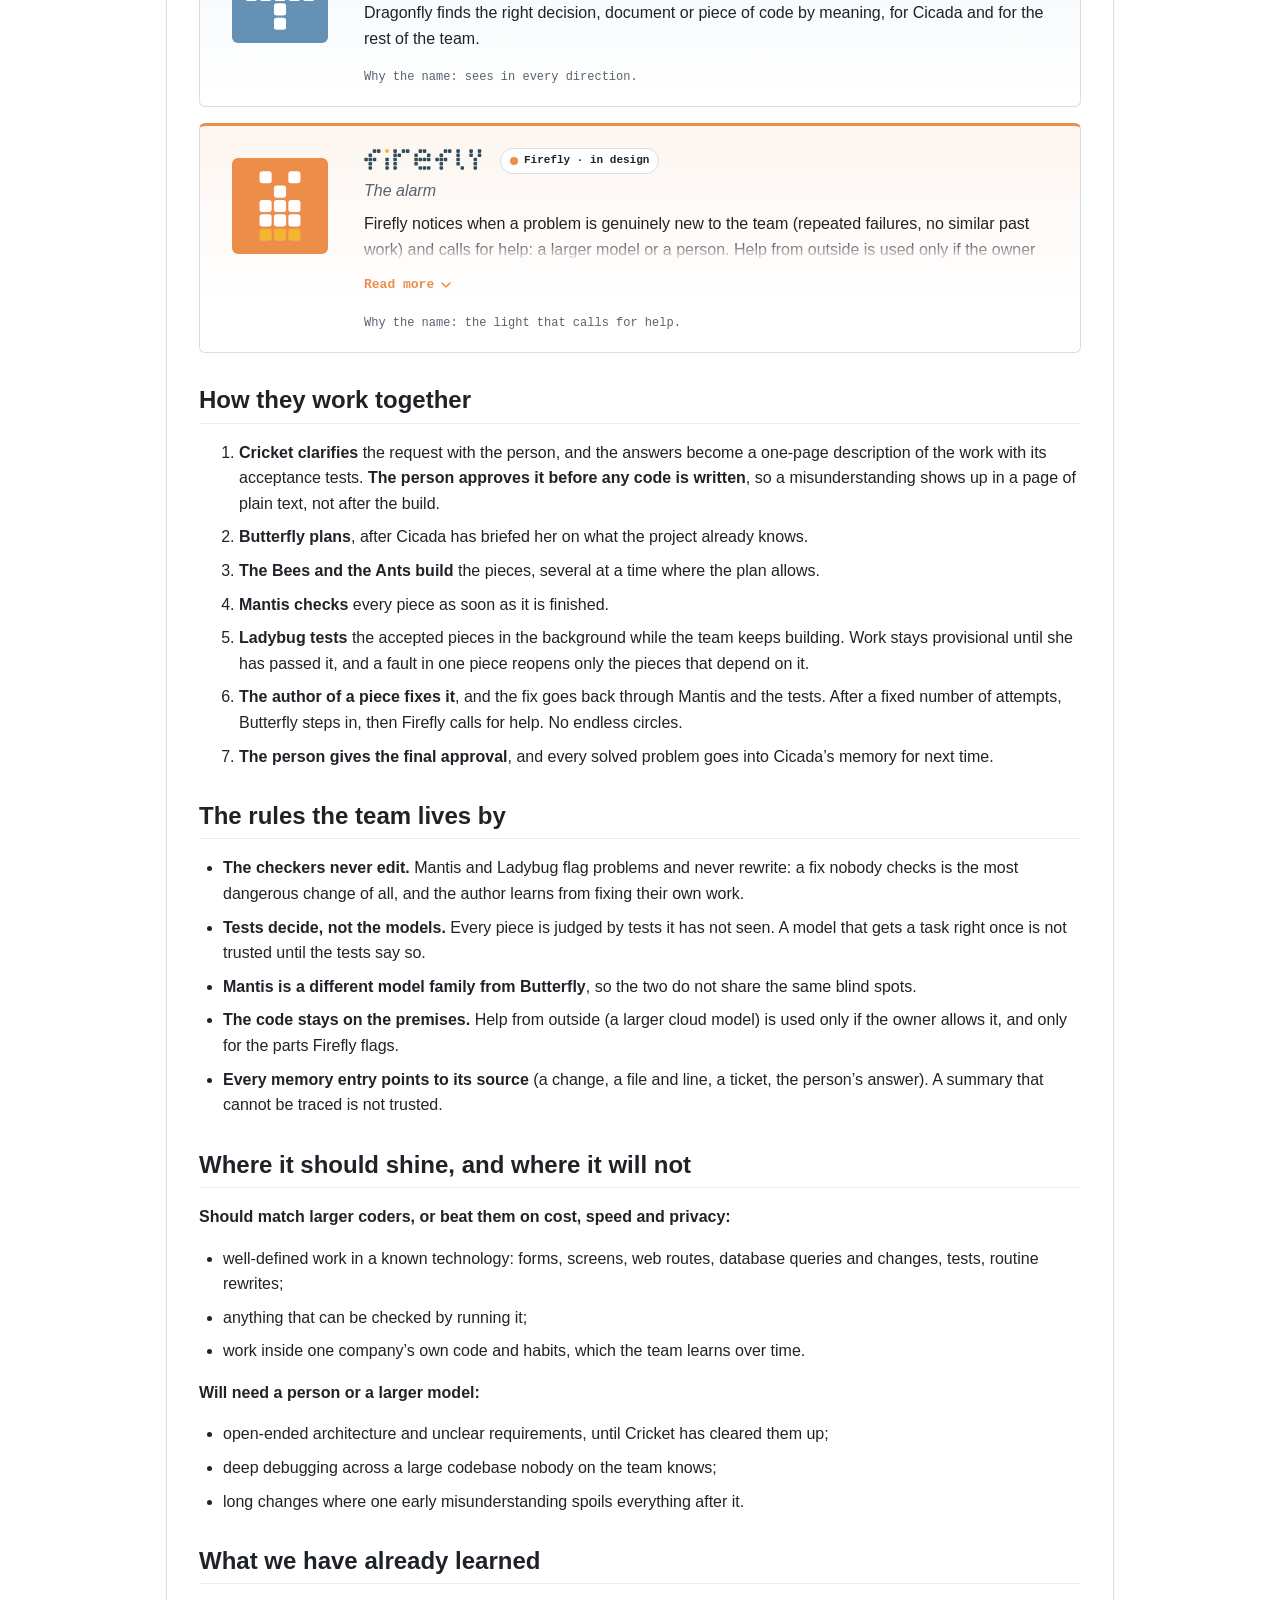
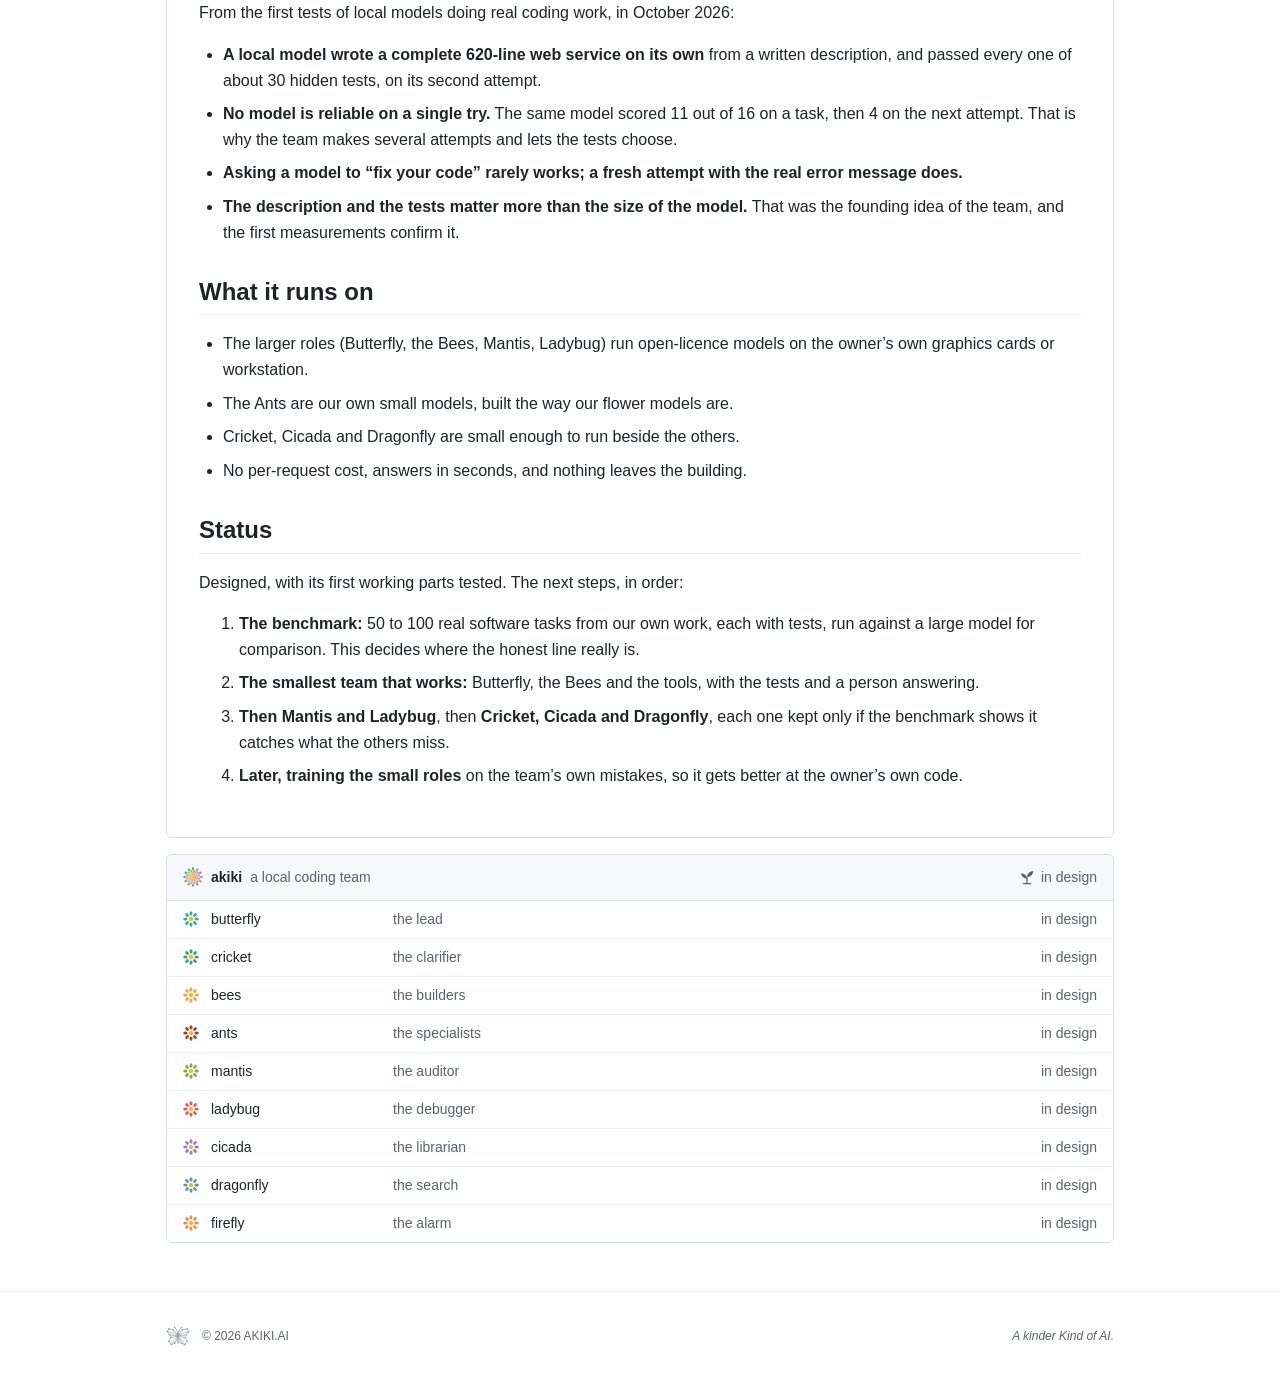
<file: public/butterfly.html>
<!doctype html>
<html lang="en">
<head>
  <meta charset="utf-8">
  <meta name="viewport" content="width=device-width, initial-scale=1, viewport-fit=cover">
  <title>Butterfly &middot; a local coding team &middot; AKIKI.AI</title>
  <meta name="description" content="Butterfly leads a local coding team of insects. Your code never leaves your building.">
  <meta name="theme-color" content="#f6f8fa">
  <link rel="icon" href="favicon.svg" type="image/svg+xml">
  <script src="switch.js?v=4" defer></script>
  <link rel="stylesheet" href="style.css?v=67">
</head>
<body>
  <div class="drift" aria-hidden="true"><i style="--x:45.2vw;--y:56.0vh;--s:96px;--c:#fcede2;--dx:-47px;--dy:58px;--t:472s;--p:-660s"></i><i style="--x:97.1vw;--y:5.3vh;--s:96px;--c:#fcede2;--dx:59px;--dy:-16px;--t:492s;--p:-969s"></i><i style="--x:97.6vw;--y:99.3vh;--s:96px;--c:#e6eef3;--dx:-39px;--dy:-58px;--t:557s;--p:-554s"></i><i style="--x:0.4vw;--y:95.8vh;--s:96px;--c:#dff2f2;--dx:11px;--dy:-73px;--t:478s;--p:-717s"></i><i style="--x:2.1vw;--y:5.8vh;--s:96px;--c:#fcede2;--dx:-55px;--dy:-74px;--t:308s;--p:-100s"></i><i style="--x:58.2vw;--y:0.3vh;--s:64px;--c:#f2e9f4;--dx:94px;--dy:-19px;--t:355s;--p:-273s"></i><i style="--x:78.4vw;--y:55.1vh;--s:64px;--c:#ecebf7;--dx:-86px;--dy:29px;--t:462s;--p:-193s"></i><i style="--x:62.4vw;--y:97.5vh;--s:64px;--c:#def3ef;--dx:35px;--dy:-39px;--t:357s;--p:-381s"></i><i style="--x:11.7vw;--y:50.7vh;--s:64px;--c:#dff2f2;--dx:121px;--dy:53px;--t:343s;--p:-464s"></i><i style="--x:31.7vw;--y:97.8vh;--s:64px;--c:#f0e8f5;--dx:-109px;--dy:-85px;--t:532s;--p:-298s"></i><i style="--x:30.6vw;--y:4.5vh;--s:64px;--c:#f0e8f5;--dx:-26px;--dy:60px;--t:507s;--p:-582s"></i><i style="--x:99.6vw;--y:62.8vh;--s:64px;--c:#f2e9f4;--dx:29px;--dy:78px;--t:413s;--p:-239s"></i><i style="--x:61.6vw;--y:36.2vh;--s:64px;--c:#dff2f2;--dx:-63px;--dy:31px;--t:392s;--p:-632s"></i><i style="--x:77.1vw;--y:14.6vh;--s:40px;--c:#fdf3de;--dx:-96px;--dy:6px;--t:311s;--p:-556s"></i><i style="--x:80.9vw;--y:84.8vh;--s:40px;--c:#dff2f2;--dx:-72px;--dy:109px;--t:337s;--p:-131s"></i><i style="--x:29.8vw;--y:37.4vh;--s:40px;--c:#eaecf7;--dx:115px;--dy:36px;--t:355s;--p:-562s"></i><i style="--x:27.3vw;--y:68.1vh;--s:40px;--c:#dff2f2;--dx:38px;--dy:-113px;--t:329s;--p:-173s"></i><i style="--x:100.0vw;--y:33.4vh;--s:40px;--c:#f2e9f4;--dx:73px;--dy:-5px;--t:446s;--p:-180s"></i><i style="--x:63.2vw;--y:68.9vh;--s:40px;--c:#fdf3de;--dx:59px;--dy:17px;--t:453s;--p:-656s"></i><i style="--x:44.9vw;--y:17.2vh;--s:40px;--c:#fdf3de;--dx:-31px;--dy:-80px;--t:321s;--p:-464s"></i><i style="--x:46.6vw;--y:85.1vh;--s:40px;--c:#eaecf7;--dx:-75px;--dy:-14px;--t:298s;--p:-469s"></i><i style="--x:16.8vw;--y:21.4vh;--s:22px;--c:#f2e9f4;--dx:64px;--dy:8px;--t:324s;--p:-418s"></i><i style="--x:16.1vw;--y:89.8vh;--s:22px;--c:#eaecf7;--dx:35px;--dy:40px;--t:386s;--p:-411s"></i><i style="--x:2.3vw;--y:30.4vh;--s:22px;--c:#e6eef3;--dx:33px;--dy:75px;--t:424s;--p:-555s"></i><i style="--x:0.0vw;--y:72.1vh;--s:22px;--c:#dff1e8;--dx:32px;--dy:54px;--t:540s;--p:-11s"></i><i style="--x:85.5vw;--y:32.7vh;--s:22px;--c:#e6eef3;--dx:45px;--dy:29px;--t:513s;--p:-141s"></i><i style="--x:88.8vw;--y:70.5vh;--s:22px;--c:#ecebf7;--dx:-93px;--dy:-41px;--t:505s;--p:-169s"></i><i style="--x:16.5vw;--y:1.8vh;--s:22px;--c:#e6eef3;--dx:-126px;--dy:-18px;--t:368s;--p:-601s"></i><i style="--x:42.0vw;--y:36.9vh;--s:22px;--c:#ecebf7;--dx:52px;--dy:55px;--t:423s;--p:-360s"></i><i style="--x:12.5vw;--y:72.0vh;--s:22px;--c:#def3ef;--dx:-47px;--dy:115px;--t:303s;--p:-118s"></i></div>
  <svg width="0" height="0" style="position:absolute" aria-hidden="true">
    <symbol id="i-flower" viewBox="0 0 16 16"><g fill="currentColor"><ellipse cx="8" cy="2.4" rx="1.5" ry="2.2" transform="rotate(0 8 8)"/><ellipse cx="8" cy="2.4" rx="1.5" ry="2.2" transform="rotate(45 8 8)"/><ellipse cx="8" cy="2.4" rx="1.5" ry="2.2" transform="rotate(90 8 8)"/><ellipse cx="8" cy="2.4" rx="1.5" ry="2.2" transform="rotate(135 8 8)"/><ellipse cx="8" cy="2.4" rx="1.5" ry="2.2" transform="rotate(180 8 8)"/><ellipse cx="8" cy="2.4" rx="1.5" ry="2.2" transform="rotate(225 8 8)"/><ellipse cx="8" cy="2.4" rx="1.5" ry="2.2" transform="rotate(270 8 8)"/><ellipse cx="8" cy="2.4" rx="1.5" ry="2.2" transform="rotate(315 8 8)"/></g><circle cx="8" cy="8" r="2.2" style="fill:var(--center, currentColor)"/></symbol>
    <symbol id="i-sprout" viewBox="0 0 16 16"><path d="M8 14.5V8M4.5 14.5h7" fill="none" stroke="currentColor" stroke-width="1.25" stroke-linecap="round"/><path d="M8 9.5C5.3 9.5 2.6 7.8 2.2 4.4 5.2 4.3 7.7 6 8 9.5ZM8 8C8.3 4.6 10.8 2.2 14.3 2.1 14.3 5.5 11.7 7.9 8 8Z" fill="currentColor"/></symbol>
    <symbol id="i-leaf" viewBox="0 0 16 16"><path d="M1.6 14.4C1 6.5 6.5 1 14.4 1.6 15 9.5 9.5 15 1.6 14.4Z" fill="currentColor"/><path d="M3.4 12.6 11.4 4.6" fill="none" stroke="#fff" stroke-width="1.2" stroke-linecap="round"/></symbol>
    <symbol id="px-butterfly" viewBox="0 0 40 40"><rect width="40" height="40" fill="#2fb39a"/><g fill="#ffffff"><rect x="5.48" y="5.48" width="5.04" height="5.04" rx="1.14"/><rect x="29.48" y="5.48" width="5.04" height="5.04" rx="1.14"/><rect x="5.48" y="11.48" width="5.04" height="5.04" rx="1.14"/><rect x="11.48" y="11.48" width="5.04" height="5.04" rx="1.14"/><rect x="23.48" y="11.48" width="5.04" height="5.04" rx="1.14"/><rect x="29.48" y="11.48" width="5.04" height="5.04" rx="1.14"/><rect x="5.48" y="17.48" width="5.04" height="5.04" rx="1.14"/><rect x="11.48" y="17.48" width="5.04" height="5.04" rx="1.14"/><rect x="23.48" y="17.48" width="5.04" height="5.04" rx="1.14"/><rect x="29.48" y="17.48" width="5.04" height="5.04" rx="1.14"/><rect x="5.48" y="23.48" width="5.04" height="5.04" rx="1.14"/><rect x="11.48" y="23.48" width="5.04" height="5.04" rx="1.14"/><rect x="23.48" y="23.48" width="5.04" height="5.04" rx="1.14"/><rect x="29.48" y="23.48" width="5.04" height="5.04" rx="1.14"/><rect x="5.48" y="29.48" width="5.04" height="5.04" rx="1.14"/><rect x="29.48" y="29.48" width="5.04" height="5.04" rx="1.14"/></g><g fill="#f2b632"><rect x="17.48" y="17.48" width="5.04" height="5.04" rx="1.14"/></g></symbol>
    <symbol id="px-cricket" viewBox="0 0 40 40"><rect width="40" height="40" fill="#3aa56f"/><g fill="#ffffff"><rect x="5.48" y="5.48" width="5.04" height="5.04" rx="1.14"/><rect x="29.48" y="5.48" width="5.04" height="5.04" rx="1.14"/><rect x="11.48" y="11.48" width="5.04" height="5.04" rx="1.14"/><rect x="23.48" y="11.48" width="5.04" height="5.04" rx="1.14"/><rect x="11.48" y="17.48" width="5.04" height="5.04" rx="1.14"/><rect x="23.48" y="17.48" width="5.04" height="5.04" rx="1.14"/><rect x="5.48" y="23.48" width="5.04" height="5.04" rx="1.14"/><rect x="11.48" y="23.48" width="5.04" height="5.04" rx="1.14"/><rect x="17.48" y="23.48" width="5.04" height="5.04" rx="1.14"/><rect x="23.48" y="23.48" width="5.04" height="5.04" rx="1.14"/><rect x="29.48" y="23.48" width="5.04" height="5.04" rx="1.14"/><rect x="5.48" y="29.48" width="5.04" height="5.04" rx="1.14"/><rect x="17.48" y="29.48" width="5.04" height="5.04" rx="1.14"/><rect x="29.48" y="29.48" width="5.04" height="5.04" rx="1.14"/></g><g fill="#f2b632"><rect x="17.48" y="17.48" width="5.04" height="5.04" rx="1.14"/></g></symbol>
    <symbol id="px-bees" viewBox="0 0 40 40"><rect width="40" height="40" fill="#f0a444"/><g fill="#ffffff"><rect x="5.48" y="5.48" width="5.04" height="5.04" rx="1.14"/><rect x="17.48" y="5.48" width="5.04" height="5.04" rx="1.14"/><rect x="29.48" y="5.48" width="5.04" height="5.04" rx="1.14"/><rect x="11.48" y="11.48" width="5.04" height="5.04" rx="1.14"/><rect x="17.48" y="11.48" width="5.04" height="5.04" rx="1.14"/><rect x="23.48" y="11.48" width="5.04" height="5.04" rx="1.14"/><rect x="5.48" y="17.48" width="5.04" height="5.04" rx="1.14"/><rect x="29.48" y="17.48" width="5.04" height="5.04" rx="1.14"/><rect x="11.48" y="23.48" width="5.04" height="5.04" rx="1.14"/><rect x="17.48" y="23.48" width="5.04" height="5.04" rx="1.14"/><rect x="23.48" y="23.48" width="5.04" height="5.04" rx="1.14"/><rect x="17.48" y="29.48" width="5.04" height="5.04" rx="1.14"/></g><g fill="#f2b632"><rect x="11.48" y="17.48" width="5.04" height="5.04" rx="1.14"/><rect x="17.48" y="17.48" width="5.04" height="5.04" rx="1.14"/><rect x="23.48" y="17.48" width="5.04" height="5.04" rx="1.14"/></g></symbol>
    <symbol id="px-ants" viewBox="0 0 40 40"><rect width="40" height="40" fill="#a0452e"/><g fill="#ffffff"><rect x="5.48" y="5.48" width="5.04" height="5.04" rx="1.14"/><rect x="29.48" y="5.48" width="5.04" height="5.04" rx="1.14"/><rect x="11.48" y="11.48" width="5.04" height="5.04" rx="1.14"/><rect x="17.48" y="11.48" width="5.04" height="5.04" rx="1.14"/><rect x="23.48" y="11.48" width="5.04" height="5.04" rx="1.14"/><rect x="11.48" y="23.48" width="5.04" height="5.04" rx="1.14"/><rect x="17.48" y="23.48" width="5.04" height="5.04" rx="1.14"/><rect x="23.48" y="23.48" width="5.04" height="5.04" rx="1.14"/><rect x="5.48" y="29.48" width="5.04" height="5.04" rx="1.14"/><rect x="17.48" y="29.48" width="5.04" height="5.04" rx="1.14"/><rect x="29.48" y="29.48" width="5.04" height="5.04" rx="1.14"/></g><g fill="#f2b632"><rect x="17.48" y="17.48" width="5.04" height="5.04" rx="1.14"/></g></symbol>
    <symbol id="px-mantis" viewBox="0 0 40 40"><rect width="40" height="40" fill="#7fae3e"/><g fill="#ffffff"><rect x="11.48" y="5.48" width="5.04" height="5.04" rx="1.14"/><rect x="17.48" y="5.48" width="5.04" height="5.04" rx="1.14"/><rect x="17.48" y="11.48" width="5.04" height="5.04" rx="1.14"/><rect x="11.48" y="17.48" width="5.04" height="5.04" rx="1.14"/><rect x="17.48" y="17.48" width="5.04" height="5.04" rx="1.14"/><rect x="29.48" y="17.48" width="5.04" height="5.04" rx="1.14"/><rect x="11.48" y="23.48" width="5.04" height="5.04" rx="1.14"/><rect x="5.48" y="29.48" width="5.04" height="5.04" rx="1.14"/><rect x="17.48" y="29.48" width="5.04" height="5.04" rx="1.14"/></g><g fill="#f2b632"><rect x="23.48" y="11.48" width="5.04" height="5.04" rx="1.14"/></g></symbol>
    <symbol id="px-ladybug" viewBox="0 0 40 40"><rect width="40" height="40" fill="#e65b56"/><g fill="#ffffff"><rect x="17.48" y="5.48" width="5.04" height="5.04" rx="1.14"/><rect x="11.48" y="11.48" width="5.04" height="5.04" rx="1.14"/><rect x="17.48" y="11.48" width="5.04" height="5.04" rx="1.14"/><rect x="23.48" y="11.48" width="5.04" height="5.04" rx="1.14"/><rect x="5.48" y="17.48" width="5.04" height="5.04" rx="1.14"/><rect x="17.48" y="17.48" width="5.04" height="5.04" rx="1.14"/><rect x="29.48" y="17.48" width="5.04" height="5.04" rx="1.14"/><rect x="5.48" y="23.48" width="5.04" height="5.04" rx="1.14"/><rect x="11.48" y="23.48" width="5.04" height="5.04" rx="1.14"/><rect x="17.48" y="23.48" width="5.04" height="5.04" rx="1.14"/><rect x="23.48" y="23.48" width="5.04" height="5.04" rx="1.14"/><rect x="29.48" y="23.48" width="5.04" height="5.04" rx="1.14"/><rect x="11.48" y="29.48" width="5.04" height="5.04" rx="1.14"/><rect x="23.48" y="29.48" width="5.04" height="5.04" rx="1.14"/></g><g fill="#f2b632"><rect x="11.48" y="17.48" width="5.04" height="5.04" rx="1.14"/><rect x="23.48" y="17.48" width="5.04" height="5.04" rx="1.14"/></g></symbol>
    <symbol id="px-cicada" viewBox="0 0 40 40"><rect width="40" height="40" fill="#8a80cf"/><g fill="#ffffff"><rect x="5.48" y="5.48" width="5.04" height="5.04" rx="1.14"/><rect x="11.48" y="5.48" width="5.04" height="5.04" rx="1.14"/><rect x="23.48" y="5.48" width="5.04" height="5.04" rx="1.14"/><rect x="29.48" y="5.48" width="5.04" height="5.04" rx="1.14"/><rect x="5.48" y="11.48" width="5.04" height="5.04" rx="1.14"/><rect x="11.48" y="11.48" width="5.04" height="5.04" rx="1.14"/><rect x="23.48" y="11.48" width="5.04" height="5.04" rx="1.14"/><rect x="29.48" y="11.48" width="5.04" height="5.04" rx="1.14"/><rect x="11.48" y="17.48" width="5.04" height="5.04" rx="1.14"/><rect x="17.48" y="17.48" width="5.04" height="5.04" rx="1.14"/><rect x="23.48" y="17.48" width="5.04" height="5.04" rx="1.14"/><rect x="11.48" y="23.48" width="5.04" height="5.04" rx="1.14"/><rect x="17.48" y="23.48" width="5.04" height="5.04" rx="1.14"/><rect x="23.48" y="23.48" width="5.04" height="5.04" rx="1.14"/><rect x="17.48" y="29.48" width="5.04" height="5.04" rx="1.14"/></g><g fill="#f2b632"><rect x="17.48" y="11.48" width="5.04" height="5.04" rx="1.14"/></g></symbol>
    <symbol id="px-dragonfly" viewBox="0 0 40 40"><rect width="40" height="40" fill="#6592b4"/><g fill="#ffffff"><rect x="5.48" y="5.48" width="5.04" height="5.04" rx="1.14"/><rect x="11.48" y="5.48" width="5.04" height="5.04" rx="1.14"/><rect x="23.48" y="5.48" width="5.04" height="5.04" rx="1.14"/><rect x="29.48" y="5.48" width="5.04" height="5.04" rx="1.14"/><rect x="5.48" y="17.48" width="5.04" height="5.04" rx="1.14"/><rect x="11.48" y="17.48" width="5.04" height="5.04" rx="1.14"/><rect x="17.48" y="17.48" width="5.04" height="5.04" rx="1.14"/><rect x="23.48" y="17.48" width="5.04" height="5.04" rx="1.14"/><rect x="29.48" y="17.48" width="5.04" height="5.04" rx="1.14"/><rect x="17.48" y="23.48" width="5.04" height="5.04" rx="1.14"/><rect x="17.48" y="29.48" width="5.04" height="5.04" rx="1.14"/></g><g fill="#f2b632"><rect x="17.48" y="11.48" width="5.04" height="5.04" rx="1.14"/></g></symbol>
    <symbol id="px-firefly" viewBox="0 0 40 40"><rect width="40" height="40" fill="#ec8e4a"/><g fill="#ffffff"><rect x="11.48" y="5.48" width="5.04" height="5.04" rx="1.14"/><rect x="23.48" y="5.48" width="5.04" height="5.04" rx="1.14"/><rect x="17.48" y="11.48" width="5.04" height="5.04" rx="1.14"/><rect x="11.48" y="17.48" width="5.04" height="5.04" rx="1.14"/><rect x="17.48" y="17.48" width="5.04" height="5.04" rx="1.14"/><rect x="23.48" y="17.48" width="5.04" height="5.04" rx="1.14"/><rect x="11.48" y="23.48" width="5.04" height="5.04" rx="1.14"/><rect x="17.48" y="23.48" width="5.04" height="5.04" rx="1.14"/><rect x="23.48" y="23.48" width="5.04" height="5.04" rx="1.14"/></g><g fill="#f2b632"><rect x="11.48" y="29.48" width="5.04" height="5.04" rx="1.14"/><rect x="17.48" y="29.48" width="5.04" height="5.04" rx="1.14"/><rect x="23.48" y="29.48" width="5.04" height="5.04" rx="1.14"/></g></symbol>
    <symbol id="px-code" viewBox="0 0 40 40"><g fill="#2f4d5c"><rect x="5.48" y="5.48" width="5.04" height="5.04" rx="1.14"/><rect x="11.48" y="5.48" width="5.04" height="5.04" rx="1.14"/><rect x="23.48" y="5.48" width="5.04" height="5.04" rx="1.14"/><rect x="29.48" y="5.48" width="5.04" height="5.04" rx="1.14"/><rect x="5.48" y="11.48" width="5.04" height="5.04" rx="1.14"/><rect x="29.48" y="11.48" width="5.04" height="5.04" rx="1.14"/><rect x="5.48" y="17.48" width="5.04" height="5.04" rx="1.14"/><rect x="29.48" y="17.48" width="5.04" height="5.04" rx="1.14"/><rect x="5.48" y="23.48" width="5.04" height="5.04" rx="1.14"/><rect x="29.48" y="23.48" width="5.04" height="5.04" rx="1.14"/><rect x="5.48" y="29.48" width="5.04" height="5.04" rx="1.14"/><rect x="11.48" y="29.48" width="5.04" height="5.04" rx="1.14"/><rect x="23.48" y="29.48" width="5.04" height="5.04" rx="1.14"/><rect x="29.48" y="29.48" width="5.04" height="5.04" rx="1.14"/></g><g fill="#f2b632"><rect x="17.48" y="17.48" width="5.04" height="5.04" rx="1.14"/></g></symbol>
  </svg>

  <header class="appheader">
    <div class="container appheader-top">
      <details class="switch">
        <summary aria-label="Choose a page" title="Choose a page">
          <span class="brand"><img class="flutter" src="butterfly-grey.svg" width="32" height="32" alt=""></span>
          <span class="crumbs"><span class="logo-word">akiki<span class="cursor" aria-hidden="true">_</span></span><span class="sep">/</span><strong>butterfly</strong></span>
          <svg class="switch-caret" viewBox="0 0 16 16" aria-hidden="true"><path d="M4 6l4 4 4-4" fill="none" stroke="currentColor" stroke-width="1.6" stroke-linecap="round" stroke-linejoin="round"/></svg>
        </summary>
        <div class="switch-menu">
          <div class="switch-head">Switch page</div>
          <input class="switch-filter" type="search" placeholder="Find a page&hellip;" aria-label="Find a page" autocomplete="off">
          <a class="switch-item" href="./"><img src="favicon.svg" width="20" height="20" alt=""><span class="switch-text"><span class="switch-name">akiki</span><span class="switch-desc">The whole team: every flower, every insect, and Siren.</span></span><svg class="switch-check" viewBox="0 0 16 16" aria-hidden="true"><path d="M3 8.5 6.5 12 13 4.5" fill="none" stroke="currentColor" stroke-width="1.8" stroke-linecap="round" stroke-linejoin="round"/></svg></a>
          <a class="switch-item" href="daisy.html"><img src="daisy-grey.svg" width="20" height="20" alt=""><span class="switch-text"><span class="switch-name">akiki / <strong>daisy</strong></span><span class="switch-desc">A team of flowers that builds a small business its website.</span></span><svg class="switch-check" viewBox="0 0 16 16" aria-hidden="true"><path d="M3 8.5 6.5 12 13 4.5" fill="none" stroke="currentColor" stroke-width="1.8" stroke-linecap="round" stroke-linejoin="round"/></svg></a>
          <a class="switch-item" href="butterfly.html" aria-current="page"><img src="butterfly-grey.svg" width="20" height="20" alt=""><span class="switch-text"><span class="switch-name">akiki / <strong>butterfly</strong></span><span class="switch-desc">A team of insects that writes software, on your own machines.</span></span><svg class="switch-check" viewBox="0 0 16 16" aria-hidden="true"><path d="M3 8.5 6.5 12 13 4.5" fill="none" stroke="currentColor" stroke-width="1.8" stroke-linecap="round" stroke-linejoin="round"/></svg></a>
          <a class="switch-item" href="siren.html"><img src="siren-grey.svg" width="20" height="20" alt=""><span class="switch-text"><span class="switch-name">akiki / <strong>siren</strong></span><span class="switch-desc">The voice that lets you talk to any of our models.</span></span><svg class="switch-check" viewBox="0 0 16 16" aria-hidden="true"><path d="M3 8.5 6.5 12 13 4.5" fill="none" stroke="currentColor" stroke-width="1.8" stroke-linecap="round" stroke-linejoin="round"/></svg></a>
          <a class="switch-item" href="workbench.html"><img src="workbench-grey.svg" width="20" height="20" alt=""><span class="switch-text"><span class="switch-name">akiki / <strong>workbench</strong></span><span class="switch-desc">Put the models together and see how large and fast the team gets.</span></span><svg class="switch-check" viewBox="0 0 16 16" aria-hidden="true"><path d="M3 8.5 6.5 12 13 4.5" fill="none" stroke="currentColor" stroke-width="1.8" stroke-linecap="round" stroke-linejoin="round"/></svg></a>
          <p class="switch-none" hidden>No page matches.</p>
        </div>
      </details>
      <span class="label">Coming soon</span>
    </div>
    <nav class="container tabs" aria-label="Sections">
      <a href="#readme" aria-current="true"><svg class="icon" aria-hidden="true"><use href="#i-flower"/></svg>Overview</a>
      <a href="#butterfly" style="--c:#2fb39a"><i class="dot" aria-hidden="true"></i>Butterfly</a>
      <a href="#cricket" style="--c:#3aa56f"><i class="dot" aria-hidden="true"></i>Cricket</a>
      <a href="#bees" style="--c:#f0a444"><i class="dot" aria-hidden="true"></i>Bees</a>
      <a href="#ants" style="--c:#a0452e"><i class="dot" aria-hidden="true"></i>Ants</a>
      <a href="#mantis" style="--c:#7fae3e"><i class="dot" aria-hidden="true"></i>Mantis</a>
      <a href="#ladybug" style="--c:#e65b56"><i class="dot" aria-hidden="true"></i>Ladybug</a>
      <a href="#cicada" style="--c:#8a80cf"><i class="dot" aria-hidden="true"></i>Cicada</a>
      <a href="#dragonfly" style="--c:#6592b4"><i class="dot" aria-hidden="true"></i>Dragonfly</a>
      <a href="#firefly" style="--c:#ec8e4a"><i class="dot" aria-hidden="true"></i>Firefly</a>
      <a href="#together"><i class="dot" aria-hidden="true"></i>Together</a>
      <a href="#status"><svg class="icon" aria-hidden="true"><use href="#i-sprout"/></svg>Status</a>
    </nav>
  </header>

  <main class="container">
    <div class="layout">
      <div class="main-col">
        <section class="stack" aria-label="How Butterfly&rsquo;s team works">
          <div class="stack-frame">
            <span class="stack-slot" style="--x:1.5;--y:0.15;--w:2" aria-hidden="true"></span>
            <span class="stack-slot" style="--x:0.5;--y:0.15" aria-hidden="true"></span>
            <span class="stack-slot" style="--x:3.5;--y:0.15" aria-hidden="true"></span>
            <span class="stack-slot" style="--x:0.5;--y:1.15" aria-hidden="true"></span>
            <span class="stack-slot" style="--x:1.5;--y:1.15" aria-hidden="true"></span>
            <span class="stack-slot" style="--x:2.5;--y:1.15" aria-hidden="true"></span>
            <span class="stack-slot" style="--x:3.5;--y:1.15" aria-hidden="true"></span>
            <span class="stack-slot" style="--x:0.5;--y:2.15" aria-hidden="true"></span>
            <span class="stack-slot" style="--x:3.5;--y:2.15" aria-hidden="true"></span>
            <span class="stack-slot" style="--x:1.5;--y:2.15;--w:2" aria-hidden="true"></span>
            <picture class="stack-gears" aria-hidden="true"><source media="(prefers-reduced-motion: reduce)" srcset="gears-still.svg?v=5"><img src="gears.svg?v=6" alt=""></picture>
            <span class="stack-diamond" style="--x:1.3;--y:.9" aria-hidden="true"></span>
            <span class="stack-diamond" style="--x:4.72;--y:2.95" aria-hidden="true"></span>
            <a class="stack-box stack-wide" style="--x:1.5;--y:0.15;--w:2;--i:0;--my:-.2" href="#butterfly">
              <svg class="stack-icon" aria-hidden="true"><use href="#px-butterfly"/></svg>
              <span class="stack-name">butterfly</span>
              <span class="stack-text">Leads the team: plans the work and hands each step to the right teammate.</span>
              <span class="stack-handles" aria-hidden="true"></span>
            </a>
            <a class="stack-box" style="--x:0.5;--y:0.15;--i:1;--my:-.2" href="#cricket">
              <svg class="stack-icon" aria-hidden="true"><use href="#px-cricket"/></svg>
              <span class="stack-name">cricket</span>
              <span class="stack-text">Asks the questions that matter, before anything is built.</span>
              <span class="stack-handles" aria-hidden="true"></span>
            </a>
            <a class="stack-box" style="--x:3.5;--y:0.15;--i:2;--my:-.2" href="#firefly">
              <svg class="stack-icon" aria-hidden="true"><use href="#px-firefly"/></svg>
              <span class="stack-name">firefly</span>
              <span class="stack-text">Calls for help when a problem is genuinely new.</span>
              <span class="stack-handles" aria-hidden="true"></span>
            </a>
            <a class="stack-box" style="--x:0.5;--y:1.15;--i:3;--mx:-.2" href="#bees">
              <svg class="stack-icon" aria-hidden="true"><use href="#px-bees"/></svg>
              <span class="stack-name">bees</span>
              <span class="stack-text">Write the pieces of code the plan asks for.</span>
              <span class="stack-handles" aria-hidden="true"></span>
            </a>
            <a class="stack-box" style="--x:1.5;--y:1.15;--i:4;--mx:-.2" href="#ants">
              <svg class="stack-icon" aria-hidden="true"><use href="#px-ants"/></svg>
              <span class="stack-name">ants</span>
              <span class="stack-text">Tiny specialists, one narrow job each.</span>
              <span class="stack-handles" aria-hidden="true"></span>
            </a>
            <a class="stack-box" style="--x:2.5;--y:1.15;--i:5;--my:.2" href="#mantis">
              <svg class="stack-icon" aria-hidden="true"><use href="#px-mantis"/></svg>
              <span class="stack-name">mantis</span>
              <span class="stack-text">Checks every finished piece, and sends it back with a reason.</span>
              <span class="stack-handles" aria-hidden="true"></span>
            </a>
            <a class="stack-box" style="--x:3.5;--y:1.15;--i:6;--mx:.2" href="#ladybug">
              <svg class="stack-icon" aria-hidden="true"><use href="#px-ladybug"/></svg>
              <span class="stack-name">ladybug</span>
              <span class="stack-text">Tries every accepted piece in ways nobody planned.</span>
              <span class="stack-handles" aria-hidden="true"></span>
            </a>
            <a class="stack-box" style="--x:0.5;--y:2.15;--i:7;--mx:-.2" href="#cicada">
              <svg class="stack-icon" aria-hidden="true"><use href="#px-cicada"/></svg>
              <span class="stack-name">cicada</span>
              <span class="stack-text">Keeps the project&rsquo;s memory, and briefs each teammate.</span>
              <span class="stack-handles" aria-hidden="true"></span>
            </a>
            <a class="stack-box" style="--x:3.5;--y:2.15;--i:8;--mx:.2" href="#dragonfly">
              <svg class="stack-icon" aria-hidden="true"><use href="#px-dragonfly"/></svg>
              <span class="stack-name">dragonfly</span>
              <span class="stack-text">Finds the right decision, document or code by meaning.</span>
              <span class="stack-handles" aria-hidden="true"></span>
            </a>
            <a class="stack-box stack-wide" style="--x:1.5;--y:2.15;--w:2;--i:9;--my:.2" href="#readme">
              <svg class="stack-icon" aria-hidden="true"><use href="#px-code"/></svg>
              <span class="stack-spec">on your premises</span>
              <span class="stack-name">your code</span>
              <span class="stack-text">Never leaves the building. Nothing is paid per request.</span>
              <span class="stack-handles" aria-hidden="true"></span>
            </a>
          </div>
        </section>

        <article class="box readme" id="readme">
          <div class="markdown">
            <div class="hero">
              <img class="flutter hero-logo" src="butterfly.svg" width="152" height="152" alt="Butterfly">
              <h1 class="pixel-title">A kinder Kind of AI.</h1>
            </div>
            <p>Butterfly leads a team that writes software. It runs on the owner&rsquo;s own machines, so the code never leaves the building and nothing is paid per request.</p>
            <p class="love">Butterfly leads a local coding team of insects: Cricket asks, Butterfly plans, the Bees and Ants build, Mantis and Ladybug check. Your code never leaves your building.</p>

            <div class="pixel-band" aria-hidden="true"></div>
            <h2 id="team">THE TEAM</h2>
            <p>Designed, with its first working parts tested. The team itself is not built yet: its first step is a benchmark of real tasks, which will say honestly where it wins and where it does not.</p>
            <div class="modules">
              <section class="module" id="butterfly" style="--c:#2fb39a">
                <svg class="px-logo" role="img" aria-label="Butterfly"><use href="#px-butterfly"/></svg>
                <div class="module-body">
                  <div class="module-head"><h3 class="pixel-name">Butterfly</h3><span class="chip status">Butterfly &middot; the lead, in design</span></div>
                  <p class="module-role">The lead</p>
                  <p>Butterfly turns the approved plan of the work into steps, and decides who does what. Before she plans, Cicada briefs her on what the project already knows; when a fix keeps failing, she steps in, and then Firefly calls for help.</p>
                  <p class="arch">Why the name: the one the team follows.</p>
                </div>
              </section>
              <section class="module" id="cricket" style="--c:#3aa56f">
                <svg class="px-logo" role="img" aria-label="Cricket"><use href="#px-cricket"/></svg>
                <div class="module-body">
                  <div class="module-head"><h3 class="pixel-name">Cricket</h3><span class="chip status">Cricket &middot; in design</span></div>
                  <p class="module-role">The clarifier</p>
                  <p>Before anything is built, Cricket asks the person the two to five questions that matter: who uses it, what data, what &ldquo;done&rdquo; means. The answers become a one-page description of the work with its acceptance tests, and the person approves it before any code is written.</p>
                  <p class="arch">Why the name: the conscience that asks the questions.</p>
                </div>
              </section>
              <section class="module" id="bees" style="--c:#f0a444">
                <svg class="px-logo" role="img" aria-label="Bees"><use href="#px-bees"/></svg>
                <div class="module-body">
                  <div class="module-head"><h3 class="pixel-name">Bees</h3><span class="chip status">Bees &middot; in design</span></div>
                  <p class="module-role">The builders</p>
                  <p>The Bees write the pieces of code the plan asks for, several at a time where the plan allows. The author of a piece fixes it when it comes back, and the fix goes through the checks again.</p>
                  <p class="arch">Why the name: worker bees build the comb.</p>
                </div>
              </section>
              <section class="module" id="ants" style="--c:#a0452e">
                <svg class="px-logo" role="img" aria-label="Ants"><use href="#px-ants"/></svg>
                <div class="module-body">
                  <div class="module-head"><h3 class="pixel-name">Ants</h3><span class="chip status">Ants &middot; in design</span></div>
                  <p class="module-role">The specialists</p>
                  <p>Tiny models for one narrow job each: a database query from a description, a test from an acceptance rule, finding the line where a fault starts. They are our own small models, built the way our flower models are.</p>
                  <p class="arch">Why the name: small, specialised, strong for their size.</p>
                </div>
              </section>
              <section class="module" id="mantis" style="--c:#7fae3e">
                <svg class="px-logo" role="img" aria-label="Mantis"><use href="#px-mantis"/></svg>
                <div class="module-body">
                  <div class="module-head"><h3 class="pixel-name">Mantis</h3><span class="chip status">Mantis &middot; in design</span></div>
                  <p class="module-role">The auditor</p>
                  <p>Mantis checks every piece the moment it is finished, and sends it back with a reason when it is wrong. She never edits. She comes from a different model family from Butterfly, so the two do not share the same blind spots.</p>
                  <p class="arch">Why the name: still, patient and exact at the gate.</p>
                </div>
              </section>
              <section class="module" id="ladybug" style="--c:#e65b56">
                <svg class="px-logo" role="img" aria-label="Ladybug"><use href="#px-ladybug"/></svg>
                <div class="module-body">
                  <div class="module-head"><h3 class="pixel-name">Ladybug</h3><span class="chip status">Ladybug &middot; in design</span></div>
                  <p class="module-role">The debugger</p>
                  <p>Ladybug works just behind the team: she tries each accepted piece in ways nobody planned, and opens a ticket with the evidence when something breaks. Work stays provisional until she has passed it, and a fault in one piece reopens only the pieces that depend on it.</p>
                  <p class="arch">Why the name: ladybugs hunt bugs.</p>
                </div>
              </section>
              <section class="module" id="cicada" style="--c:#8a80cf">
                <svg class="px-logo" role="img" aria-label="Cicada"><use href="#px-cicada"/></svg>
                <div class="module-body">
                  <div class="module-head"><h3 class="pixel-name">Cicada</h3><span class="chip status">Cicada &middot; in design</span></div>
                  <p class="module-role">The librarian</p>
                  <p>Cicada keeps the project&rsquo;s memory (decisions, conventions, past fixes) and gives each teammate a short briefing before its turn. Every memory entry points to its source: a change, a file and line, a ticket, the person&rsquo;s answer.</p>
                  <p class="arch">Why the name: the long memory of the seasons.</p>
                </div>
              </section>
              <section class="module" id="dragonfly" style="--c:#6592b4">
                <svg class="px-logo" role="img" aria-label="Dragonfly"><use href="#px-dragonfly"/></svg>
                <div class="module-body">
                  <div class="module-head"><h3 class="pixel-name">Dragonfly</h3><span class="chip status">Dragonfly &middot; in design</span></div>
                  <p class="module-role">The search</p>
                  <p>Dragonfly finds the right decision, document or piece of code by meaning, for Cicada and for the rest of the team.</p>
                  <p class="arch">Why the name: sees in every direction.</p>
                </div>
              </section>
              <section class="module" id="firefly" style="--c:#ec8e4a">
                <svg class="px-logo" role="img" aria-label="Firefly"><use href="#px-firefly"/></svg>
                <div class="module-body">
                  <div class="module-head"><h3 class="pixel-name">Firefly</h3><span class="chip status">Firefly &middot; in design</span></div>
                  <p class="module-role">The alarm</p>
                  <p>Firefly notices when a problem is genuinely new to the team (repeated failures, no similar past work) and calls for help: a larger model or a person. Help from outside is used only if the owner allows it, and only for the parts Firefly flags.</p>
                  <p class="arch">Why the name: the light that calls for help.</p>
                </div>
              </section>
            </div>

            <h2 id="together">How they work together</h2>
            <ol>
              <li><strong>Cricket clarifies</strong> the request with the person, and the answers become a one-page description of the work with its acceptance tests. <strong>The person approves it before any code is written</strong>, so a misunderstanding shows up in a page of plain text, not after the build.</li>
              <li><strong>Butterfly plans</strong>, after Cicada has briefed her on what the project already knows.</li>
              <li><strong>The Bees and the Ants build</strong> the pieces, several at a time where the plan allows.</li>
              <li><strong>Mantis checks</strong> every piece as soon as it is finished.</li>
              <li><strong>Ladybug tests</strong> the accepted pieces in the background while the team keeps building. Work stays provisional until she has passed it, and a fault in one piece reopens only the pieces that depend on it.</li>
              <li><strong>The author of a piece fixes it</strong>, and the fix goes back through Mantis and the tests. After a fixed number of attempts, Butterfly steps in, then Firefly calls for help. No endless circles.</li>
              <li><strong>The person gives the final approval</strong>, and every solved problem goes into Cicada&rsquo;s memory for next time.</li>
            </ol>

            <h2 id="rules">The rules the team lives by</h2>
            <ul>
              <li><strong>The checkers never edit.</strong> Mantis and Ladybug flag problems and never rewrite: a fix nobody checks is the most dangerous change of all, and the author learns from fixing their own work.</li>
              <li><strong>Tests decide, not the models.</strong> Every piece is judged by tests it has not seen. A model that gets a task right once is not trusted until the tests say so.</li>
              <li><strong>Mantis is a different model family from Butterfly</strong>, so the two do not share the same blind spots.</li>
              <li><strong>The code stays on the premises.</strong> Help from outside (a larger cloud model) is used only if the owner allows it, and only for the parts Firefly flags.</li>
              <li><strong>Every memory entry points to its source</strong> (a change, a file and line, a ticket, the person&rsquo;s answer). A summary that cannot be traced is not trusted.</li>
            </ul>

            <h2 id="shine">Where it should shine, and where it will not</h2>
            <p><strong>Should match larger coders, or beat them on cost, speed and privacy:</strong></p>
            <ul>
              <li>well-defined work in a known technology: forms, screens, web routes, database queries and changes, tests, routine rewrites;</li>
              <li>anything that can be checked by running it;</li>
              <li>work inside one company&rsquo;s own code and habits, which the team learns over time.</li>
            </ul>
            <p><strong>Will need a person or a larger model:</strong></p>
            <ul>
              <li>open-ended architecture and unclear requirements, until Cricket has cleared them up;</li>
              <li>deep debugging across a large codebase nobody on the team knows;</li>
              <li>long changes where one early misunderstanding spoils everything after it.</li>
            </ul>

            <h2 id="learned">What we have already learned</h2>
            <p>From the first tests of local models doing real coding work, in October 2026:</p>
            <ul>
              <li><strong>A local model wrote a complete 620-line web service on its own</strong> from a written description, and passed every one of about 30 hidden tests, on its second attempt.</li>
              <li><strong>No model is reliable on a single try.</strong> The same model scored 11 out of 16 on a task, then 4 on the next attempt. That is why the team makes several attempts and lets the tests choose.</li>
              <li><strong>Asking a model to &ldquo;fix your code&rdquo; rarely works; a fresh attempt with the real error message does.</strong></li>
              <li><strong>The description and the tests matter more than the size of the model.</strong> That was the founding idea of the team, and the first measurements confirm it.</li>
            </ul>

            <h2 id="runs">What it runs on</h2>
            <ul>
              <li>The larger roles (Butterfly, the Bees, Mantis, Ladybug) run open-licence models on the owner&rsquo;s own graphics cards or workstation.</li>
              <li>The Ants are our own small models, built the way our flower models are.</li>
              <li>Cricket, Cicada and Dragonfly are small enough to run beside the others.</li>
              <li>No per-request cost, answers in seconds, and nothing leaves the building.</li>
            </ul>

            <h2 id="status">Status</h2>
            <p>Designed, with its first working parts tested. The next steps, in order:</p>
            <ol>
              <li><strong>The benchmark:</strong> 50 to 100 real software tasks from our own work, each with tests, run against a large model for comparison. This decides where the honest line really is.</li>
              <li><strong>The smallest team that works:</strong> Butterfly, the Bees and the tools, with the tests and a person answering.</li>
              <li><strong>Then Mantis and Ladybug</strong>, then <strong>Cricket, Cicada and Dragonfly</strong>, each one kept only if the benchmark shows it catches what the others miss.</li>
              <li><strong>Later, training the small roles</strong> on the team&rsquo;s own mistakes, so it gets better at the owner&rsquo;s own code.</li>
            </ol>
          </div>
        </article>

        <div class="box">
          <div class="box-header">
            <img src="favicon.svg" width="20" height="20" alt="">
            <strong>akiki</strong>
            <span class="commit-msg">a local coding team</span>
            <span class="commit-meta"><svg class="icon" aria-hidden="true"><use href="#i-sprout"/></svg>in design</span>
          </div>
          <ul class="file-list">
            <li><a href="#butterfly"><svg class="icon flower" style="color:#2fb39a" aria-hidden="true"><use href="#i-flower"/></svg><span class="name">butterfly</span><span class="msg">the lead</span><span class="when">in design</span></a></li>
            <li><a href="#cricket"><svg class="icon flower" style="color:#3aa56f" aria-hidden="true"><use href="#i-flower"/></svg><span class="name">cricket</span><span class="msg">the clarifier</span><span class="when">in design</span></a></li>
            <li><a href="#bees"><svg class="icon flower" style="color:#f0a444" aria-hidden="true"><use href="#i-flower"/></svg><span class="name">bees</span><span class="msg">the builders</span><span class="when">in design</span></a></li>
            <li><a href="#ants"><svg class="icon flower" style="color:#a0452e" aria-hidden="true"><use href="#i-flower"/></svg><span class="name">ants</span><span class="msg">the specialists</span><span class="when">in design</span></a></li>
            <li><a href="#mantis"><svg class="icon flower" style="color:#7fae3e" aria-hidden="true"><use href="#i-flower"/></svg><span class="name">mantis</span><span class="msg">the auditor</span><span class="when">in design</span></a></li>
            <li><a href="#ladybug"><svg class="icon flower" style="color:#e65b56" aria-hidden="true"><use href="#i-flower"/></svg><span class="name">ladybug</span><span class="msg">the debugger</span><span class="when">in design</span></a></li>
            <li><a href="#cicada"><svg class="icon flower" style="color:#8a80cf" aria-hidden="true"><use href="#i-flower"/></svg><span class="name">cicada</span><span class="msg">the librarian</span><span class="when">in design</span></a></li>
            <li><a href="#dragonfly"><svg class="icon flower" style="color:#6592b4" aria-hidden="true"><use href="#i-flower"/></svg><span class="name">dragonfly</span><span class="msg">the search</span><span class="when">in design</span></a></li>
            <li><a href="#firefly"><svg class="icon flower" style="color:#ec8e4a" aria-hidden="true"><use href="#i-flower"/></svg><span class="name">firefly</span><span class="msg">the alarm</span><span class="when">in design</span></a></li>
          </ul>
        </div>
      </div>
    </div>
  </main>

  <footer class="footer">
    <div class="container footer-inner">
      <img src="butterfly-grey.svg" width="24" height="24" alt="">
      <span>&copy; 2026 AKIKI.AI</span>
      <span class="footer-motto">A kinder Kind of AI.</span>
    </div>
  </footer>
</body>
</html>
</file>
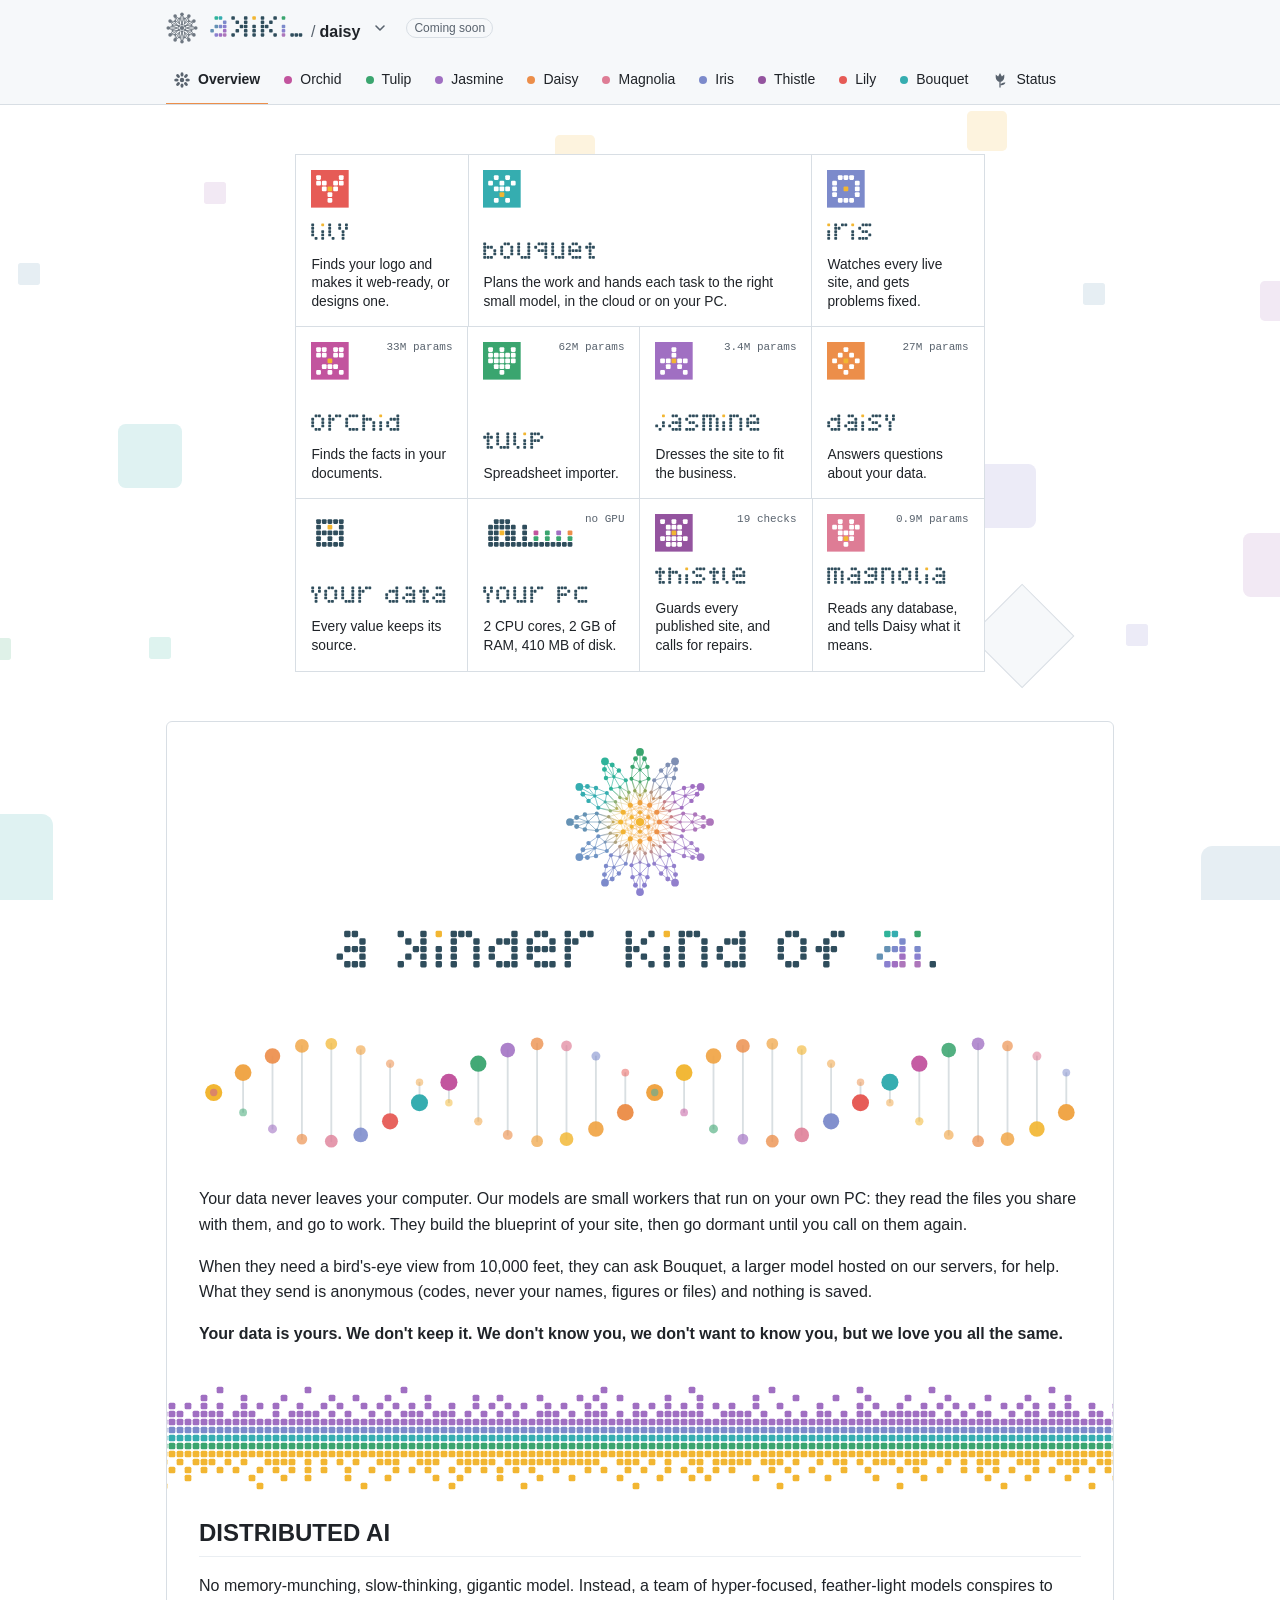
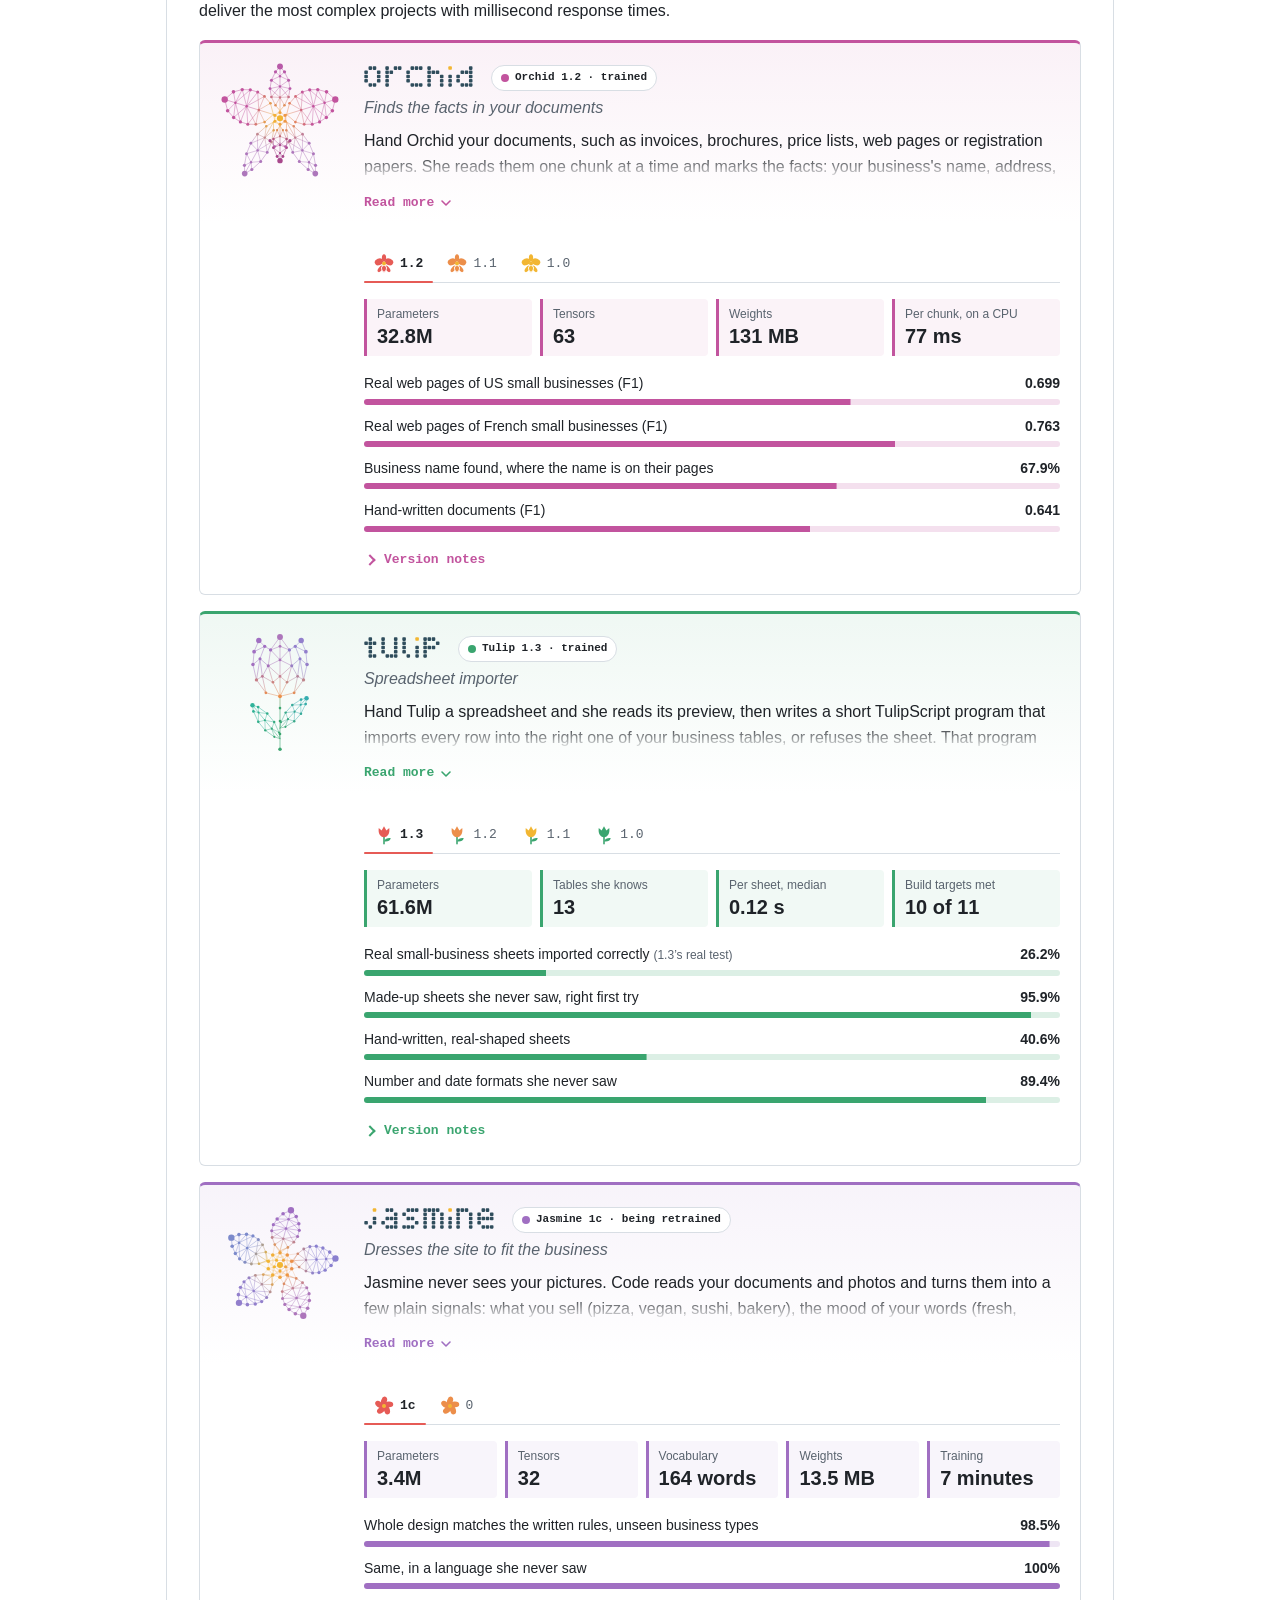
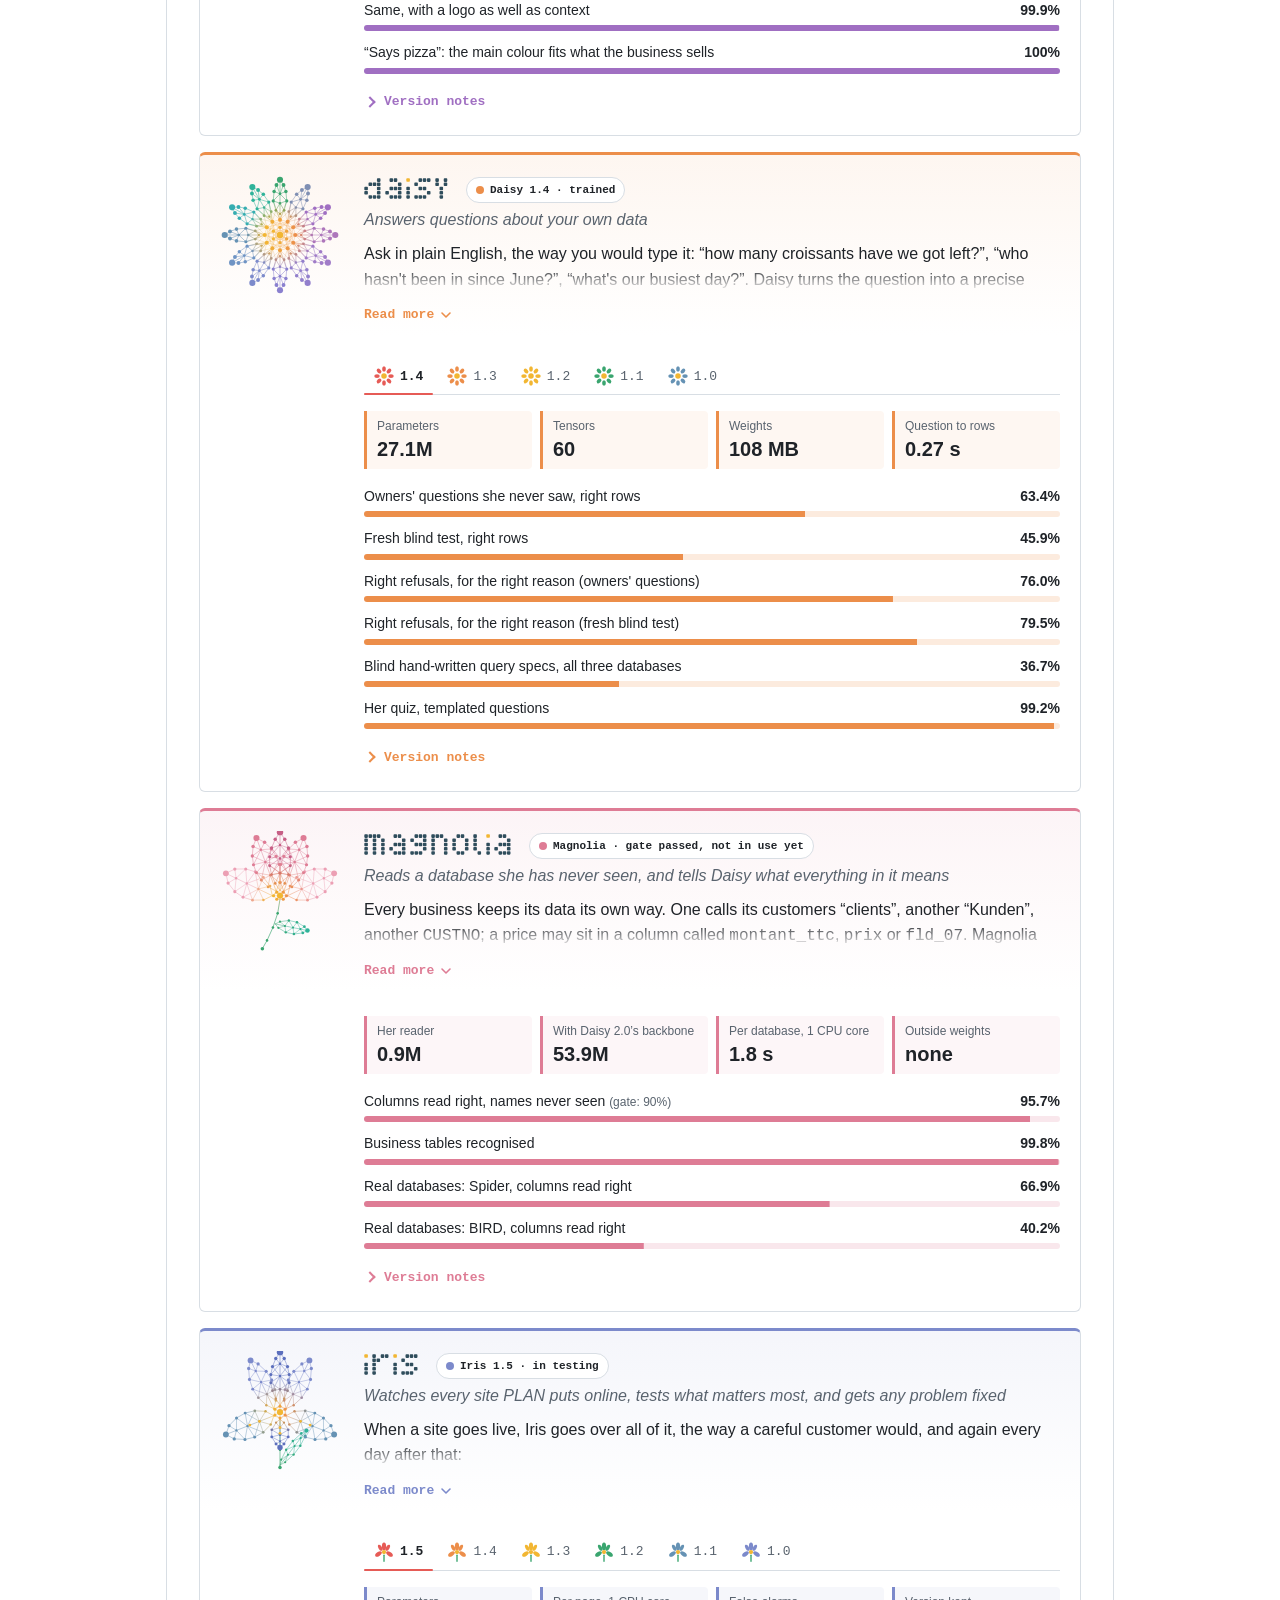
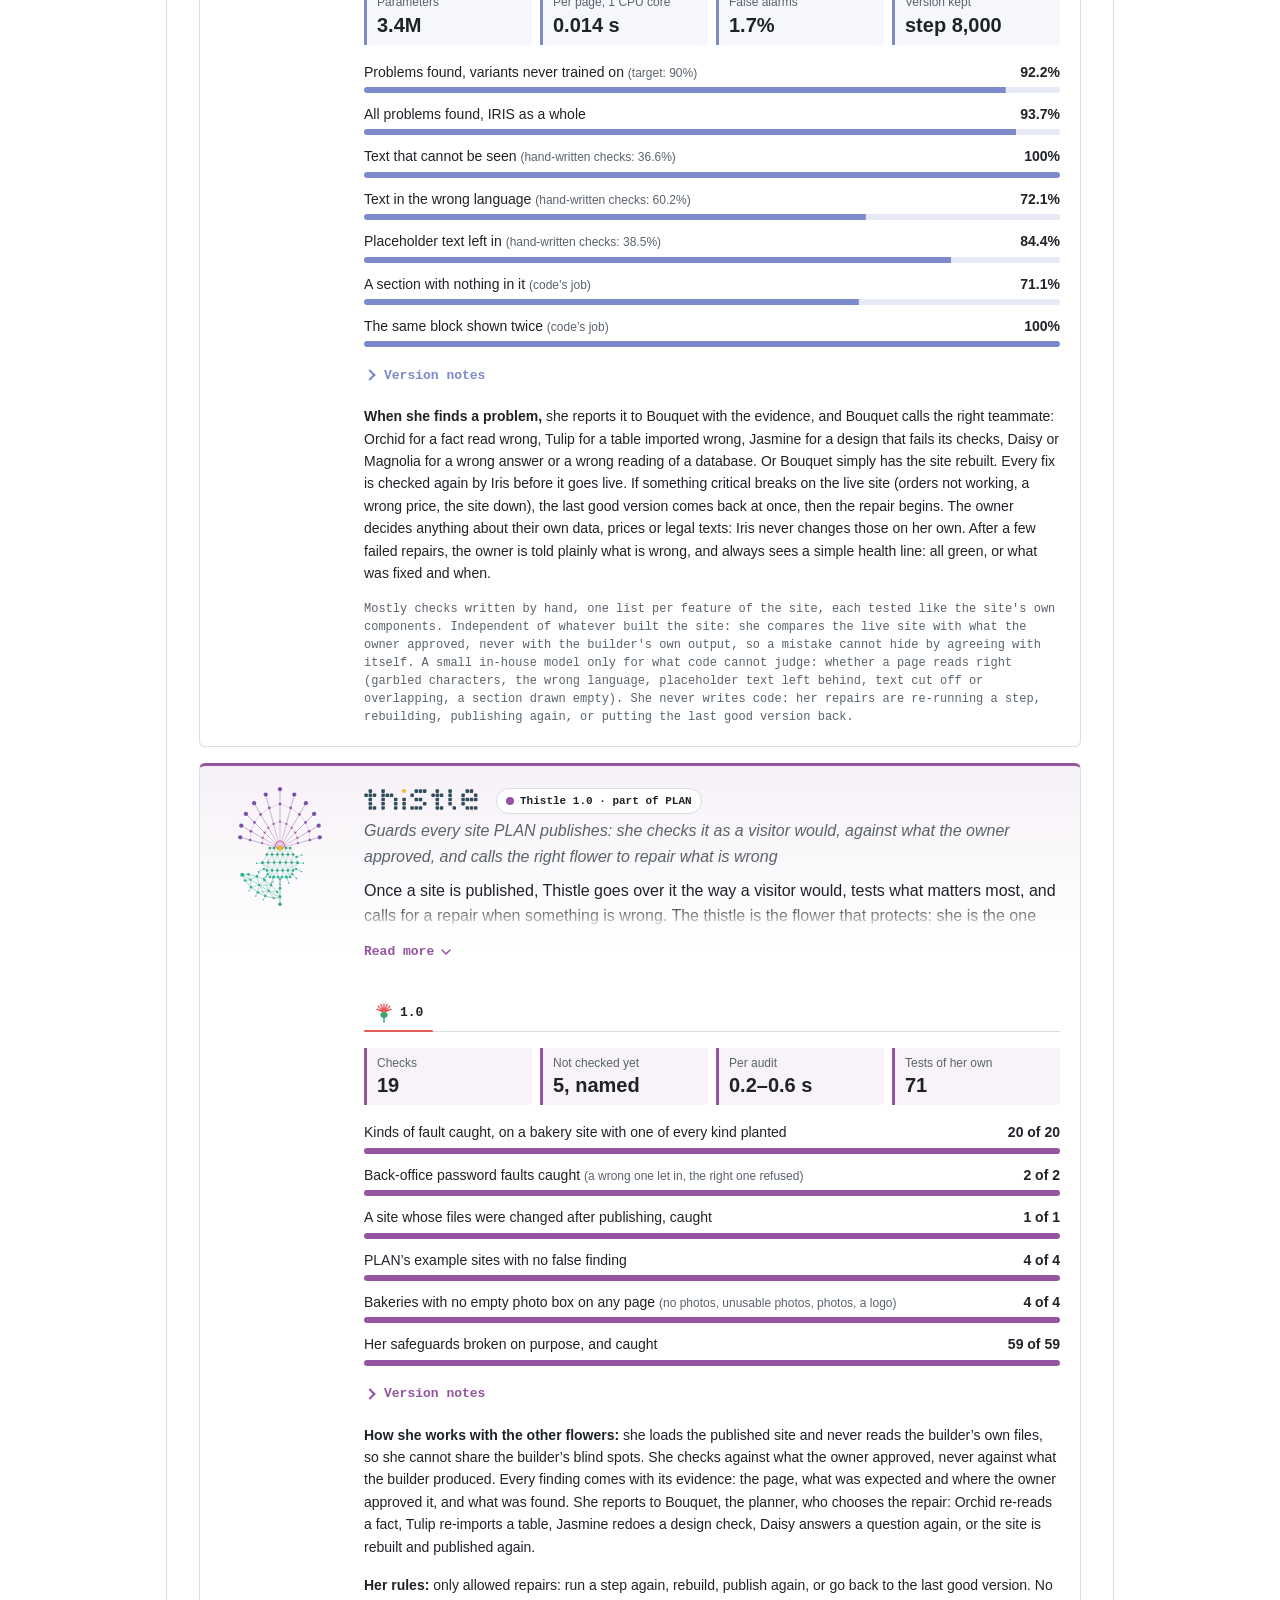
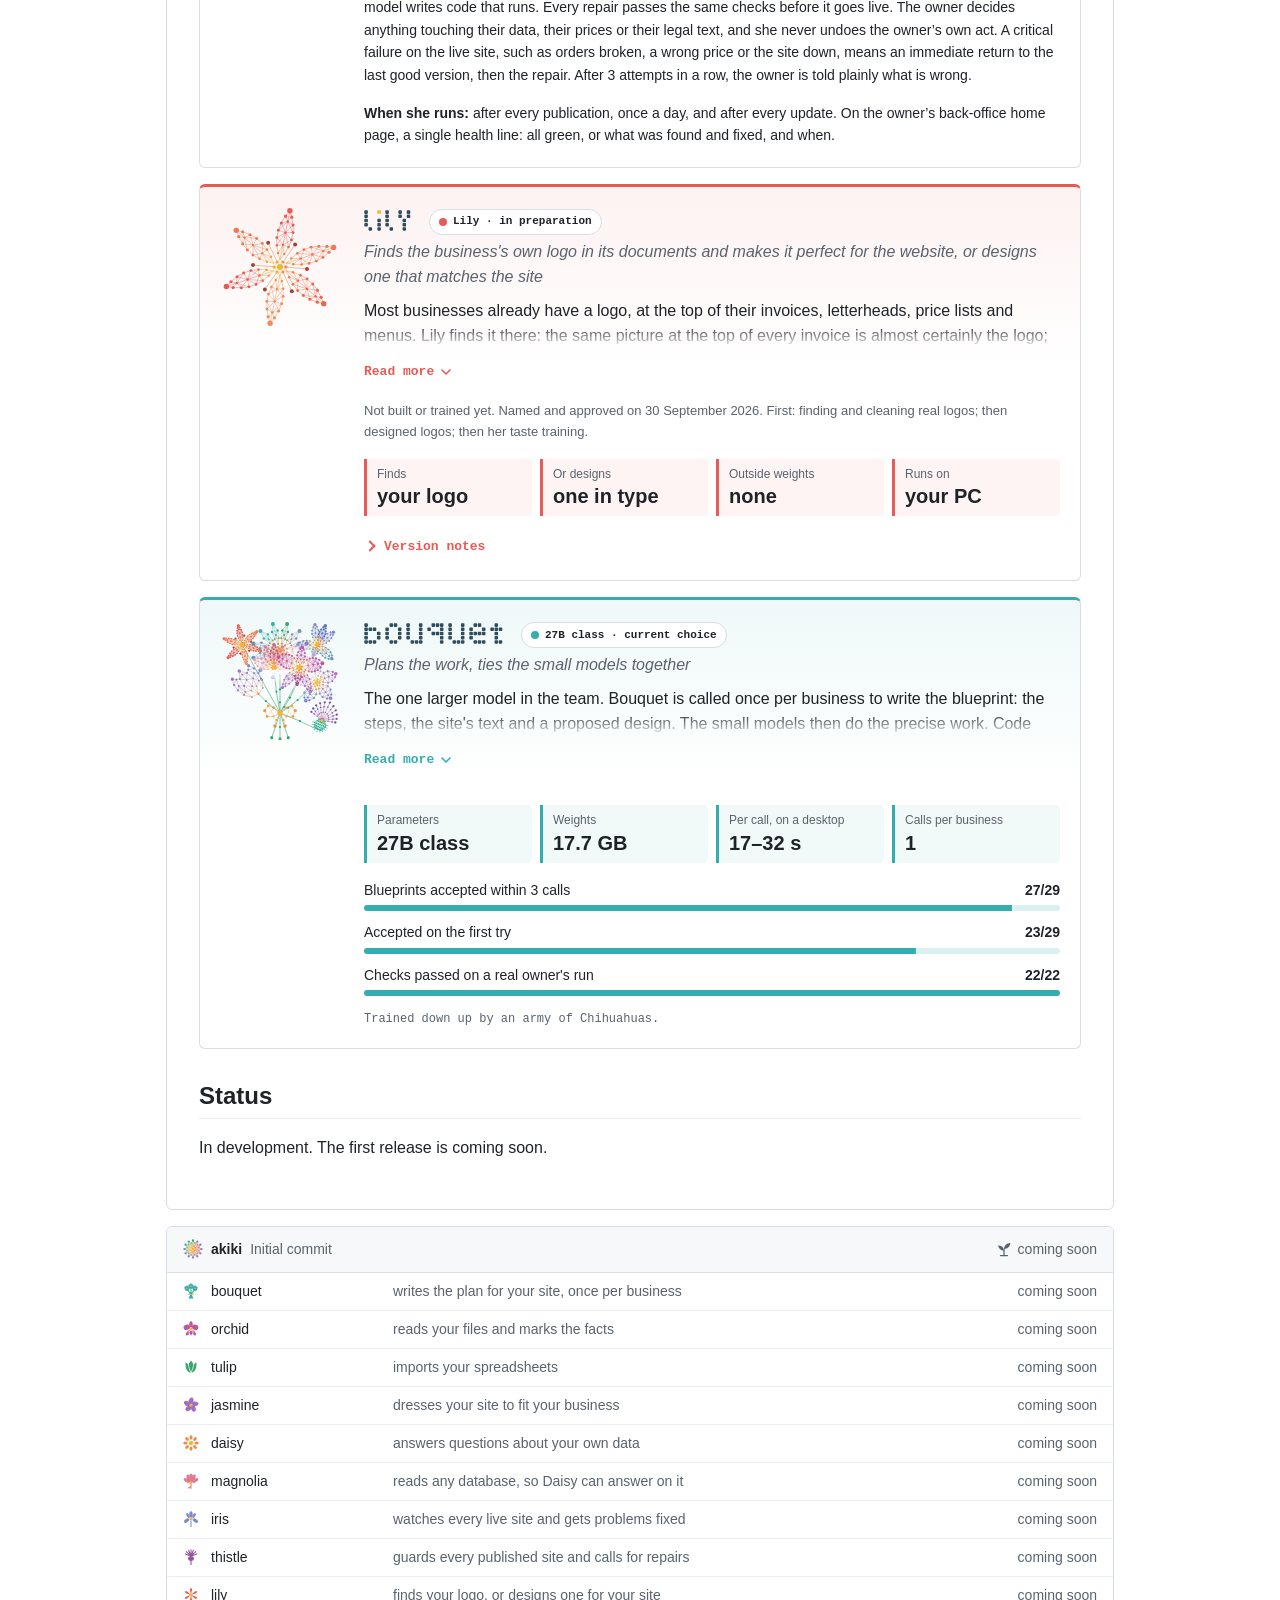
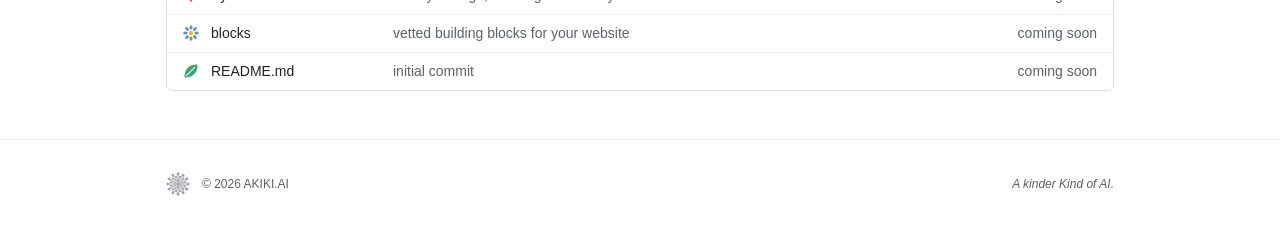
<file: public/daisy.html>
<!doctype html>
<html lang="en">
<head>
  <meta charset="utf-8">
  <meta name="viewport" content="width=device-width, initial-scale=1, viewport-fit=cover">
  <title>D.AI.SY · A kinder Kind of AI · AKIKI.AI</title>
  <meta name="description" content="D.AI.SY by AKIKI.AI. A kinder Kind of AI.">
  <meta name="theme-color" content="#f6f8fa">
  <link rel="icon" href="favicon.svg" type="image/svg+xml">
  <script src="switch.js?v=4" defer></script>
  <link rel="stylesheet" href="style.css?v=67">
  <script src="versions.js?v=2" defer></script>
</head>
<body>
  <div class="drift" aria-hidden="true"><i style="--x:45.2vw;--y:56.0vh;--s:96px;--c:#fcede2;--dx:-47px;--dy:58px;--t:472s;--p:-660s"></i><i style="--x:97.1vw;--y:5.3vh;--s:96px;--c:#fcede2;--dx:59px;--dy:-16px;--t:492s;--p:-969s"></i><i style="--x:97.6vw;--y:99.3vh;--s:96px;--c:#e6eef3;--dx:-39px;--dy:-58px;--t:557s;--p:-554s"></i><i style="--x:0.4vw;--y:95.8vh;--s:96px;--c:#dff2f2;--dx:11px;--dy:-73px;--t:478s;--p:-717s"></i><i style="--x:2.1vw;--y:5.8vh;--s:96px;--c:#fcede2;--dx:-55px;--dy:-74px;--t:308s;--p:-100s"></i><i style="--x:58.2vw;--y:0.3vh;--s:64px;--c:#f2e9f4;--dx:94px;--dy:-19px;--t:355s;--p:-273s"></i><i style="--x:78.4vw;--y:55.1vh;--s:64px;--c:#ecebf7;--dx:-86px;--dy:29px;--t:462s;--p:-193s"></i><i style="--x:62.4vw;--y:97.5vh;--s:64px;--c:#def3ef;--dx:35px;--dy:-39px;--t:357s;--p:-381s"></i><i style="--x:11.7vw;--y:50.7vh;--s:64px;--c:#dff2f2;--dx:121px;--dy:53px;--t:343s;--p:-464s"></i><i style="--x:31.7vw;--y:97.8vh;--s:64px;--c:#f0e8f5;--dx:-109px;--dy:-85px;--t:532s;--p:-298s"></i><i style="--x:30.6vw;--y:4.5vh;--s:64px;--c:#f0e8f5;--dx:-26px;--dy:60px;--t:507s;--p:-582s"></i><i style="--x:99.6vw;--y:62.8vh;--s:64px;--c:#f2e9f4;--dx:29px;--dy:78px;--t:413s;--p:-239s"></i><i style="--x:61.6vw;--y:36.2vh;--s:64px;--c:#dff2f2;--dx:-63px;--dy:31px;--t:392s;--p:-632s"></i><i style="--x:77.1vw;--y:14.6vh;--s:40px;--c:#fdf3de;--dx:-96px;--dy:6px;--t:311s;--p:-556s"></i><i style="--x:80.9vw;--y:84.8vh;--s:40px;--c:#dff2f2;--dx:-72px;--dy:109px;--t:337s;--p:-131s"></i><i style="--x:29.8vw;--y:37.4vh;--s:40px;--c:#eaecf7;--dx:115px;--dy:36px;--t:355s;--p:-562s"></i><i style="--x:27.3vw;--y:68.1vh;--s:40px;--c:#dff2f2;--dx:38px;--dy:-113px;--t:329s;--p:-173s"></i><i style="--x:100.0vw;--y:33.4vh;--s:40px;--c:#f2e9f4;--dx:73px;--dy:-5px;--t:446s;--p:-180s"></i><i style="--x:63.2vw;--y:68.9vh;--s:40px;--c:#fdf3de;--dx:59px;--dy:17px;--t:453s;--p:-656s"></i><i style="--x:44.9vw;--y:17.2vh;--s:40px;--c:#fdf3de;--dx:-31px;--dy:-80px;--t:321s;--p:-464s"></i><i style="--x:46.6vw;--y:85.1vh;--s:40px;--c:#eaecf7;--dx:-75px;--dy:-14px;--t:298s;--p:-469s"></i><i style="--x:16.8vw;--y:21.4vh;--s:22px;--c:#f2e9f4;--dx:64px;--dy:8px;--t:324s;--p:-418s"></i><i style="--x:16.1vw;--y:89.8vh;--s:22px;--c:#eaecf7;--dx:35px;--dy:40px;--t:386s;--p:-411s"></i><i style="--x:2.3vw;--y:30.4vh;--s:22px;--c:#e6eef3;--dx:33px;--dy:75px;--t:424s;--p:-555s"></i><i style="--x:0.0vw;--y:72.1vh;--s:22px;--c:#dff1e8;--dx:32px;--dy:54px;--t:540s;--p:-11s"></i><i style="--x:85.5vw;--y:32.7vh;--s:22px;--c:#e6eef3;--dx:45px;--dy:29px;--t:513s;--p:-141s"></i><i style="--x:88.8vw;--y:70.5vh;--s:22px;--c:#ecebf7;--dx:-93px;--dy:-41px;--t:505s;--p:-169s"></i><i style="--x:16.5vw;--y:1.8vh;--s:22px;--c:#e6eef3;--dx:-126px;--dy:-18px;--t:368s;--p:-601s"></i><i style="--x:42.0vw;--y:36.9vh;--s:22px;--c:#ecebf7;--dx:52px;--dy:55px;--t:423s;--p:-360s"></i><i style="--x:12.5vw;--y:72.0vh;--s:22px;--c:#def3ef;--dx:-47px;--dy:115px;--t:303s;--p:-118s"></i></div>
  <svg width="0" height="0" style="position:absolute" aria-hidden="true">
    <symbol id="i-flower" viewBox="0 0 16 16"><g fill="currentColor"><ellipse cx="8" cy="2.4" rx="1.5" ry="2.2" transform="rotate(0 8 8)"/><ellipse cx="8" cy="2.4" rx="1.5" ry="2.2" transform="rotate(45 8 8)"/><ellipse cx="8" cy="2.4" rx="1.5" ry="2.2" transform="rotate(90 8 8)"/><ellipse cx="8" cy="2.4" rx="1.5" ry="2.2" transform="rotate(135 8 8)"/><ellipse cx="8" cy="2.4" rx="1.5" ry="2.2" transform="rotate(180 8 8)"/><ellipse cx="8" cy="2.4" rx="1.5" ry="2.2" transform="rotate(225 8 8)"/><ellipse cx="8" cy="2.4" rx="1.5" ry="2.2" transform="rotate(270 8 8)"/><ellipse cx="8" cy="2.4" rx="1.5" ry="2.2" transform="rotate(315 8 8)"/></g><circle cx="8" cy="8" r="2.2" style="fill:var(--center, currentColor)"/></symbol>
    <symbol id="i-sprout" viewBox="0 0 16 16"><path d="M8 14.5V8M4.5 14.5h7" fill="none" stroke="currentColor" stroke-width="1.25" stroke-linecap="round"/><path d="M8 9.5C5.3 9.5 2.6 7.8 2.2 4.4 5.2 4.3 7.7 6 8 9.5ZM8 8C8.3 4.6 10.8 2.2 14.3 2.1 14.3 5.5 11.7 7.9 8 8Z" fill="currentColor"/></symbol>
    <symbol id="i-tulip" viewBox="0 0 16 16"><path d="M8 9.5V15" fill="none" style="stroke:var(--leaf, currentColor)" stroke-width="1.25" stroke-linecap="round"/><path d="M8 13C9 11 11 10.2 13.4 10.5 12.8 12.6 10.6 13.6 8 13Z" style="fill:var(--leaf, currentColor)"/><path d="M3.8 2.4 6.1 4.4 8 1 9.9 4.4 12.2 2.4C12.8 6.6 11.2 9.6 8 9.8 4.8 9.6 3.2 6.6 3.8 2.4Z" fill="currentColor"/></symbol>
    <symbol id="i-leaf" viewBox="0 0 16 16"><path d="M1.6 14.4C1 6.5 6.5 1 14.4 1.6 15 9.5 9.5 15 1.6 14.4Z" fill="currentColor"/><path d="M3.4 12.6 11.4 4.6" fill="none" stroke="#fff" stroke-width="1.2" stroke-linecap="round"/></symbol>
    <symbol id="i-tulip-head" viewBox="0 0 16 16"><path d="M2.6 3.2 5.3 5.4 8 1.4 10.7 5.4 13.4 3.2C14 8.8 12 13.4 8 13.8 4 13.4 2 8.8 2.6 3.2Z" fill="currentColor"/><path d="M5.3 5.4C5.8 8.8 6.8 11.4 8 13.6M10.7 5.4C10.2 8.8 9.2 11.4 8 13.6" fill="none" stroke="#fff" stroke-width="0.7" stroke-linecap="round"/></symbol>
    <symbol id="i-jasmine" viewBox="0 0 16 16"><g fill="currentColor"><ellipse cx="8.00" cy="3.90" rx="2.3" ry="3.5" transform="rotate(20 8.00 3.90)"/><ellipse cx="11.90" cy="6.73" rx="2.3" ry="3.5" transform="rotate(92 11.90 6.73)"/><ellipse cx="10.41" cy="11.32" rx="2.3" ry="3.5" transform="rotate(164 10.41 11.32)"/><ellipse cx="5.59" cy="11.32" rx="2.3" ry="3.5" transform="rotate(236 5.59 11.32)"/><ellipse cx="4.10" cy="6.73" rx="2.3" ry="3.5" transform="rotate(308 4.10 6.73)"/></g><circle cx="8" cy="8" r="1.6" style="fill:var(--center, currentColor)"/></symbol>
    <symbol id="i-bouquet" viewBox="0 0 16 16"><path d="M4 6.4 8 11.2M8 4.6V11.2M12 6.4 8 11.2M8 11.2 6.4 15.2M8 11.2V15.4M8 11.2 9.6 15.2" fill="none" stroke="currentColor" stroke-width="1.1" stroke-linecap="round"/><g fill="currentColor"><circle cx="4" cy="3.65" r="1.2"/><circle cx="5.47" cy="4.72" r="1.2"/><circle cx="4.91" cy="6.45" r="1.2"/><circle cx="3.09" cy="6.45" r="1.2"/><circle cx="2.53" cy="4.72" r="1.2"/><circle cx="4" cy="5.2" r="1.4"/><circle cx="12" cy="3.65" r="1.2"/><circle cx="13.47" cy="4.72" r="1.2"/><circle cx="12.91" cy="6.45" r="1.2"/><circle cx="11.09" cy="6.45" r="1.2"/><circle cx="10.53" cy="4.72" r="1.2"/><circle cx="12" cy="5.2" r="1.4"/><circle cx="8" cy="1.65" r="1.2"/><circle cx="9.47" cy="2.72" r="1.2"/><circle cx="8.91" cy="4.45" r="1.2"/><circle cx="7.09" cy="4.45" r="1.2"/><circle cx="6.53" cy="2.72" r="1.2"/><circle cx="8" cy="3.2" r="1.4"/></g><g style="fill:var(--center, currentColor)"><circle cx="4" cy="5.2" r="0.8"/><circle cx="12" cy="5.2" r="0.8"/><circle cx="8" cy="3.2" r="0.8"/><path d="M8 11.2 5.4 9.9V12.5ZM8 11.2 10.6 9.9V12.5Z"/></g></symbol>
    <symbol id="i-orchid" viewBox="0 0 16 16"><g fill="currentColor"><ellipse cx="8" cy="3.2" rx="1.7" ry="3"/><ellipse cx="3.9" cy="6.3" rx="3.4" ry="2.7" transform="rotate(-20 3.9 6.3)"/><ellipse cx="12.1" cy="6.3" rx="3.4" ry="2.7" transform="rotate(20 12.1 6.3)"/><ellipse cx="5.1" cy="11.9" rx="1.5" ry="3" transform="rotate(38 5.1 11.9)"/><ellipse cx="10.9" cy="11.9" rx="1.5" ry="3" transform="rotate(-38 10.9 11.9)"/></g><path d="M8 9.2c1.2 0 2 .9 2 2.1 0 1.5-1 2.8-2 3.4-1-.6-2-1.9-2-3.4 0-1.2.8-2.1 2-2.1Z" fill="currentColor" stroke="#fff" stroke-width=".8"/><circle cx="8" cy="7.6" r="1.6" style="fill:var(--center, currentColor)"/></symbol>
    <symbol id="i-magnolia" viewBox="0 0 16 16"><path d="M8 11.5V15.4M8 13.6 5.2 15" fill="none" style="stroke:var(--leaf, currentColor)" stroke-width="1.1" stroke-linecap="round"/><g fill="currentColor"><ellipse cx="3.6" cy="7.4" rx="1.6" ry="3.4" transform="rotate(-55 3.6 7.4)"/><ellipse cx="12.4" cy="7.4" rx="1.6" ry="3.4" transform="rotate(55 12.4 7.4)"/><ellipse cx="5.6" cy="5.4" rx="1.8" ry="4" transform="rotate(-18 5.6 5.4)"/><ellipse cx="10.4" cy="5.4" rx="1.8" ry="4" transform="rotate(18 10.4 5.4)"/><ellipse cx="8" cy="4.8" rx="1.9" ry="4.3"/></g><circle cx="8" cy="10" r="1.6" style="fill:var(--center, currentColor)"/></symbol>
    <symbol id="i-iris" viewBox="0 0 16 16"><path d="M8 10.5V15.4" fill="none" style="stroke:var(--leaf, currentColor)" stroke-width="1.1" stroke-linecap="round"/><g fill="currentColor"><ellipse cx="8" cy="3.4" rx="1.7" ry="3.1"/><ellipse cx="5" cy="4.6" rx="1.4" ry="2.7" transform="rotate(-30 5 4.6)"/><ellipse cx="11" cy="4.6" rx="1.4" ry="2.7" transform="rotate(30 11 4.6)"/><ellipse cx="3.6" cy="9.6" rx="1.6" ry="3" transform="rotate(55 3.6 9.6)"/><ellipse cx="12.4" cy="9.6" rx="1.6" ry="3" transform="rotate(-55 12.4 9.6)"/></g><circle cx="8" cy="8" r="1.7" style="fill:var(--center, currentColor)"/></symbol>
    <symbol id="i-thistle" viewBox="0 0 16 16"><path d="M8 11.6V15.4" fill="none" style="stroke:var(--leaf, currentColor)" stroke-width="1.1" stroke-linecap="round"/><path d="M8 7.2 3.4 2.6M8 7.2 5.6 1.2M8 7.2V.7M8 7.2 10.4 1.2M8 7.2 12.6 2.6M8 7.2 2.4 5M8 7.2 13.6 5" fill="none" stroke="currentColor" stroke-width="1.1" stroke-linecap="round"/><ellipse cx="8" cy="9.6" rx="2.9" ry="2.4" style="fill:var(--leaf, currentColor)"/></symbol>
    <symbol id="i-lily" viewBox="0 0 16 16"><g fill="currentColor"><path d="M8 8 6.9 2.6 8 .6 9.1 2.6Z" transform="rotate(0 8 8)"/><path d="M8 8 6.9 2.6 8 .6 9.1 2.6Z" transform="rotate(60 8 8)"/><path d="M8 8 6.9 2.6 8 .6 9.1 2.6Z" transform="rotate(120 8 8)"/><path d="M8 8 6.9 2.6 8 .6 9.1 2.6Z" transform="rotate(180 8 8)"/><path d="M8 8 6.9 2.6 8 .6 9.1 2.6Z" transform="rotate(240 8 8)"/><path d="M8 8 6.9 2.6 8 .6 9.1 2.6Z" transform="rotate(300 8 8)"/></g><circle cx="8" cy="8" r="1.8" style="fill:var(--center, currentColor)"/></symbol>
    <symbol id="px-bouquet" viewBox="0 0 40 40"><rect width="40" height="40" fill="#35adb0"/><g fill="#ffffff"><rect x="11.48" y="5.48" width="5.04" height="5.04" rx="1.14"/><rect x="23.48" y="5.48" width="5.04" height="5.04" rx="1.14"/><rect x="5.48" y="11.48" width="5.04" height="5.04" rx="1.14"/><rect x="17.48" y="11.48" width="5.04" height="5.04" rx="1.14"/><rect x="29.48" y="11.48" width="5.04" height="5.04" rx="1.14"/><rect x="11.48" y="17.48" width="5.04" height="5.04" rx="1.14"/><rect x="17.48" y="17.48" width="5.04" height="5.04" rx="1.14"/><rect x="23.48" y="17.48" width="5.04" height="5.04" rx="1.14"/><rect x="11.48" y="29.48" width="5.04" height="5.04" rx="1.14"/><rect x="23.48" y="29.48" width="5.04" height="5.04" rx="1.14"/></g><g fill="#f2b632"><rect x="17.48" y="23.48" width="5.04" height="5.04" rx="1.14"/></g></symbol>
    <symbol id="px-orchid" viewBox="0 0 40 40"><rect width="40" height="40" fill="#c2549e"/><g fill="#ffffff"><rect x="5.48" y="5.48" width="5.04" height="5.04" rx="1.14"/><rect x="11.48" y="5.48" width="5.04" height="5.04" rx="1.14"/><rect x="23.48" y="5.48" width="5.04" height="5.04" rx="1.14"/><rect x="29.48" y="5.48" width="5.04" height="5.04" rx="1.14"/><rect x="5.48" y="11.48" width="5.04" height="5.04" rx="1.14"/><rect x="11.48" y="11.48" width="5.04" height="5.04" rx="1.14"/><rect x="23.48" y="11.48" width="5.04" height="5.04" rx="1.14"/><rect x="29.48" y="11.48" width="5.04" height="5.04" rx="1.14"/><rect x="11.48" y="23.48" width="5.04" height="5.04" rx="1.14"/><rect x="17.48" y="23.48" width="5.04" height="5.04" rx="1.14"/><rect x="23.48" y="23.48" width="5.04" height="5.04" rx="1.14"/><rect x="5.48" y="29.48" width="5.04" height="5.04" rx="1.14"/><rect x="17.48" y="29.48" width="5.04" height="5.04" rx="1.14"/><rect x="29.48" y="29.48" width="5.04" height="5.04" rx="1.14"/></g><g fill="#f2b632"><rect x="17.48" y="17.48" width="5.04" height="5.04" rx="1.14"/></g></symbol>
    <symbol id="px-tulip" viewBox="0 0 40 40"><rect width="40" height="40" fill="#3aa56f"/><g fill="#ffffff"><rect x="5.48" y="5.48" width="5.04" height="5.04" rx="1.14"/><rect x="17.48" y="5.48" width="5.04" height="5.04" rx="1.14"/><rect x="29.48" y="5.48" width="5.04" height="5.04" rx="1.14"/><rect x="5.48" y="11.48" width="5.04" height="5.04" rx="1.14"/><rect x="11.48" y="11.48" width="5.04" height="5.04" rx="1.14"/><rect x="17.48" y="11.48" width="5.04" height="5.04" rx="1.14"/><rect x="23.48" y="11.48" width="5.04" height="5.04" rx="1.14"/><rect x="29.48" y="11.48" width="5.04" height="5.04" rx="1.14"/><rect x="5.48" y="17.48" width="5.04" height="5.04" rx="1.14"/><rect x="11.48" y="17.48" width="5.04" height="5.04" rx="1.14"/><rect x="17.48" y="17.48" width="5.04" height="5.04" rx="1.14"/><rect x="23.48" y="17.48" width="5.04" height="5.04" rx="1.14"/><rect x="29.48" y="17.48" width="5.04" height="5.04" rx="1.14"/><rect x="11.48" y="23.48" width="5.04" height="5.04" rx="1.14"/><rect x="17.48" y="23.48" width="5.04" height="5.04" rx="1.14"/><rect x="23.48" y="23.48" width="5.04" height="5.04" rx="1.14"/><rect x="17.48" y="29.48" width="5.04" height="5.04" rx="1.14"/></g></symbol>
    <symbol id="px-jasmine" viewBox="0 0 40 40"><rect width="40" height="40" fill="#a06fc2"/><g fill="#ffffff"><rect x="17.48" y="5.48" width="5.04" height="5.04" rx="1.14"/><rect x="17.48" y="11.48" width="5.04" height="5.04" rx="1.14"/><rect x="5.48" y="17.48" width="5.04" height="5.04" rx="1.14"/><rect x="11.48" y="17.48" width="5.04" height="5.04" rx="1.14"/><rect x="23.48" y="17.48" width="5.04" height="5.04" rx="1.14"/><rect x="29.48" y="17.48" width="5.04" height="5.04" rx="1.14"/><rect x="11.48" y="23.48" width="5.04" height="5.04" rx="1.14"/><rect x="23.48" y="23.48" width="5.04" height="5.04" rx="1.14"/><rect x="5.48" y="29.48" width="5.04" height="5.04" rx="1.14"/><rect x="29.48" y="29.48" width="5.04" height="5.04" rx="1.14"/></g><g fill="#f2b632"><rect x="17.48" y="17.48" width="5.04" height="5.04" rx="1.14"/></g></symbol>
    <symbol id="px-magnolia" viewBox="0 0 40 40"><rect width="40" height="40" fill="#de7c95"/><g fill="#ffffff"><rect x="11.48" y="5.48" width="5.04" height="5.04" rx="1.14"/><rect x="23.48" y="5.48" width="5.04" height="5.04" rx="1.14"/><rect x="5.48" y="11.48" width="5.04" height="5.04" rx="1.14"/><rect x="11.48" y="11.48" width="5.04" height="5.04" rx="1.14"/><rect x="23.48" y="11.48" width="5.04" height="5.04" rx="1.14"/><rect x="29.48" y="11.48" width="5.04" height="5.04" rx="1.14"/><rect x="11.48" y="17.48" width="5.04" height="5.04" rx="1.14"/><rect x="17.48" y="17.48" width="5.04" height="5.04" rx="1.14"/><rect x="23.48" y="17.48" width="5.04" height="5.04" rx="1.14"/><rect x="11.48" y="23.48" width="5.04" height="5.04" rx="1.14"/><rect x="23.48" y="23.48" width="5.04" height="5.04" rx="1.14"/><rect x="17.48" y="29.48" width="5.04" height="5.04" rx="1.14"/></g><g fill="#f2b632"><rect x="17.48" y="23.48" width="5.04" height="5.04" rx="1.14"/></g></symbol>
    <symbol id="px-iris" viewBox="0 0 40 40"><rect width="40" height="40" fill="#7c8acb"/><g fill="#ffffff"><rect x="11.48" y="5.48" width="5.04" height="5.04" rx="1.14"/><rect x="17.48" y="5.48" width="5.04" height="5.04" rx="1.14"/><rect x="23.48" y="5.48" width="5.04" height="5.04" rx="1.14"/><rect x="5.48" y="11.48" width="5.04" height="5.04" rx="1.14"/><rect x="29.48" y="11.48" width="5.04" height="5.04" rx="1.14"/><rect x="5.48" y="17.48" width="5.04" height="5.04" rx="1.14"/><rect x="29.48" y="17.48" width="5.04" height="5.04" rx="1.14"/><rect x="5.48" y="23.48" width="5.04" height="5.04" rx="1.14"/><rect x="29.48" y="23.48" width="5.04" height="5.04" rx="1.14"/><rect x="11.48" y="29.48" width="5.04" height="5.04" rx="1.14"/><rect x="17.48" y="29.48" width="5.04" height="5.04" rx="1.14"/><rect x="23.48" y="29.48" width="5.04" height="5.04" rx="1.14"/></g><g fill="#f2b632"><rect x="17.48" y="17.48" width="5.04" height="5.04" rx="1.14"/></g></symbol>
    <symbol id="px-lily" viewBox="0 0 40 40"><rect width="40" height="40" fill="#e65b56"/><g fill="#ffffff"><rect x="5.48" y="5.48" width="5.04" height="5.04" rx="1.14"/><rect x="29.48" y="5.48" width="5.04" height="5.04" rx="1.14"/><rect x="5.48" y="11.48" width="5.04" height="5.04" rx="1.14"/><rect x="11.48" y="11.48" width="5.04" height="5.04" rx="1.14"/><rect x="23.48" y="11.48" width="5.04" height="5.04" rx="1.14"/><rect x="29.48" y="11.48" width="5.04" height="5.04" rx="1.14"/><rect x="11.48" y="17.48" width="5.04" height="5.04" rx="1.14"/><rect x="23.48" y="17.48" width="5.04" height="5.04" rx="1.14"/><rect x="17.48" y="23.48" width="5.04" height="5.04" rx="1.14"/><rect x="17.48" y="29.48" width="5.04" height="5.04" rx="1.14"/></g><g fill="#f2b632"><rect x="17.48" y="17.48" width="5.04" height="5.04" rx="1.14"/></g></symbol>
    <symbol id="px-thistle" viewBox="0 0 40 40"><rect width="40" height="40" fill="#94549f"/><g fill="#ffffff"><rect x="5.48" y="5.48" width="5.04" height="5.04" rx="1.14"/><rect x="17.48" y="5.48" width="5.04" height="5.04" rx="1.14"/><rect x="29.48" y="5.48" width="5.04" height="5.04" rx="1.14"/><rect x="11.48" y="11.48" width="5.04" height="5.04" rx="1.14"/><rect x="17.48" y="11.48" width="5.04" height="5.04" rx="1.14"/><rect x="23.48" y="11.48" width="5.04" height="5.04" rx="1.14"/><rect x="11.48" y="17.48" width="5.04" height="5.04" rx="1.14"/><rect x="23.48" y="17.48" width="5.04" height="5.04" rx="1.14"/><rect x="5.48" y="23.48" width="5.04" height="5.04" rx="1.14"/><rect x="11.48" y="23.48" width="5.04" height="5.04" rx="1.14"/><rect x="17.48" y="23.48" width="5.04" height="5.04" rx="1.14"/><rect x="23.48" y="23.48" width="5.04" height="5.04" rx="1.14"/><rect x="29.48" y="23.48" width="5.04" height="5.04" rx="1.14"/><rect x="11.48" y="29.48" width="5.04" height="5.04" rx="1.14"/><rect x="17.48" y="29.48" width="5.04" height="5.04" rx="1.14"/><rect x="23.48" y="29.48" width="5.04" height="5.04" rx="1.14"/></g><g fill="#f2b632"><rect x="17.48" y="17.48" width="5.04" height="5.04" rx="1.14"/></g></symbol>
    <symbol id="px-daisy" viewBox="0 0 40 40"><rect width="40" height="40" fill="#ec8e4a"/><g fill="#ffffff"><rect x="17.48" y="5.48" width="5.04" height="5.04" rx="1.14"/><rect x="11.48" y="11.48" width="5.04" height="5.04" rx="1.14"/><rect x="23.48" y="11.48" width="5.04" height="5.04" rx="1.14"/><rect x="5.48" y="17.48" width="5.04" height="5.04" rx="1.14"/><rect x="29.48" y="17.48" width="5.04" height="5.04" rx="1.14"/><rect x="11.48" y="23.48" width="5.04" height="5.04" rx="1.14"/><rect x="23.48" y="23.48" width="5.04" height="5.04" rx="1.14"/><rect x="17.48" y="29.48" width="5.04" height="5.04" rx="1.14"/></g><g fill="#f2b632"><rect x="17.48" y="17.48" width="5.04" height="5.04" rx="1.14"/></g></symbol>
    <symbol id="px-data" viewBox="0 0 40 40"><g fill="#2f4d5c"><rect x="5.48" y="5.48" width="5.04" height="5.04" rx="1.14"/><rect x="11.48" y="5.48" width="5.04" height="5.04" rx="1.14"/><rect x="17.48" y="5.48" width="5.04" height="5.04" rx="1.14"/><rect x="23.48" y="5.48" width="5.04" height="5.04" rx="1.14"/><rect x="29.48" y="5.48" width="5.04" height="5.04" rx="1.14"/><rect x="5.48" y="11.48" width="5.04" height="5.04" rx="1.14"/><rect x="29.48" y="11.48" width="5.04" height="5.04" rx="1.14"/><rect x="5.48" y="17.48" width="5.04" height="5.04" rx="1.14"/><rect x="11.48" y="17.48" width="5.04" height="5.04" rx="1.14"/><rect x="17.48" y="17.48" width="5.04" height="5.04" rx="1.14"/><rect x="23.48" y="17.48" width="5.04" height="5.04" rx="1.14"/><rect x="29.48" y="17.48" width="5.04" height="5.04" rx="1.14"/><rect x="5.48" y="23.48" width="5.04" height="5.04" rx="1.14"/><rect x="17.48" y="23.48" width="5.04" height="5.04" rx="1.14"/><rect x="29.48" y="23.48" width="5.04" height="5.04" rx="1.14"/><rect x="5.48" y="29.48" width="5.04" height="5.04" rx="1.14"/><rect x="11.48" y="29.48" width="5.04" height="5.04" rx="1.14"/><rect x="17.48" y="29.48" width="5.04" height="5.04" rx="1.14"/><rect x="23.48" y="29.48" width="5.04" height="5.04" rx="1.14"/><rect x="29.48" y="29.48" width="5.04" height="5.04" rx="1.14"/></g><g fill="#f2b632"><rect x="17.48" y="11.48" width="5.04" height="5.04" rx="1.14"/></g></symbol>
    <symbol id="px-farm" viewBox="0 0 100 40"><g fill="#2f4d5c"><rect x="11.48" y="5.48" width="5.04" height="5.04" rx="1.14"/><rect x="17.48" y="5.48" width="5.04" height="5.04" rx="1.14"/><rect x="23.48" y="5.48" width="5.04" height="5.04" rx="1.14"/><rect x="5.48" y="11.48" width="5.04" height="5.04" rx="1.14"/><rect x="11.48" y="11.48" width="5.04" height="5.04" rx="1.14"/><rect x="17.48" y="11.48" width="5.04" height="5.04" rx="1.14"/><rect x="23.48" y="11.48" width="5.04" height="5.04" rx="1.14"/><rect x="29.48" y="11.48" width="5.04" height="5.04" rx="1.14"/><rect x="41.48" y="11.48" width="5.04" height="5.04" rx="1.14"/><rect x="5.48" y="17.48" width="5.04" height="5.04" rx="1.14"/><rect x="11.48" y="17.48" width="5.04" height="5.04" rx="1.14"/><rect x="23.48" y="17.48" width="5.04" height="5.04" rx="1.14"/><rect x="29.48" y="17.48" width="5.04" height="5.04" rx="1.14"/><rect x="41.48" y="17.48" width="5.04" height="5.04" rx="1.14"/><rect x="5.48" y="23.48" width="5.04" height="5.04" rx="1.14"/><rect x="11.48" y="23.48" width="5.04" height="5.04" rx="1.14"/><rect x="23.48" y="23.48" width="5.04" height="5.04" rx="1.14"/><rect x="29.48" y="23.48" width="5.04" height="5.04" rx="1.14"/><rect x="41.48" y="23.48" width="5.04" height="5.04" rx="1.14"/><rect x="5.48" y="29.48" width="5.04" height="5.04" rx="1.14"/><rect x="11.48" y="29.48" width="5.04" height="5.04" rx="1.14"/><rect x="17.48" y="29.48" width="5.04" height="5.04" rx="1.14"/><rect x="23.48" y="29.48" width="5.04" height="5.04" rx="1.14"/><rect x="29.48" y="29.48" width="5.04" height="5.04" rx="1.14"/><rect x="35.48" y="29.48" width="5.04" height="5.04" rx="1.14"/><rect x="41.48" y="29.48" width="5.04" height="5.04" rx="1.14"/><rect x="47.48" y="29.48" width="5.04" height="5.04" rx="1.14"/><rect x="53.48" y="29.48" width="5.04" height="5.04" rx="1.14"/><rect x="59.48" y="29.48" width="5.04" height="5.04" rx="1.14"/><rect x="65.48" y="29.48" width="5.04" height="5.04" rx="1.14"/><rect x="71.48" y="29.48" width="5.04" height="5.04" rx="1.14"/><rect x="77.48" y="29.48" width="5.04" height="5.04" rx="1.14"/><rect x="83.48" y="29.48" width="5.04" height="5.04" rx="1.14"/><rect x="89.48" y="29.48" width="5.04" height="5.04" rx="1.14"/></g><g fill="#f2b632"><rect x="17.48" y="17.48" width="5.04" height="5.04" rx="1.14"/></g><g fill="#c2549e"><rect x="53.48" y="17.48" width="5.04" height="5.04" rx="1.14"/></g><g fill="#3aa56f"><rect x="65.48" y="17.48" width="5.04" height="5.04" rx="1.14"/><rect x="53.48" y="23.48" width="5.04" height="5.04" rx="1.14"/><rect x="65.48" y="23.48" width="5.04" height="5.04" rx="1.14"/><rect x="77.48" y="23.48" width="5.04" height="5.04" rx="1.14"/><rect x="89.48" y="23.48" width="5.04" height="5.04" rx="1.14"/></g><g fill="#a06fc2"><rect x="77.48" y="17.48" width="5.04" height="5.04" rx="1.14"/></g><g fill="#ec8e4a"><rect x="89.48" y="17.48" width="5.04" height="5.04" rx="1.14"/></g></symbol>
  </svg>

  <header class="appheader">
    <div class="container appheader-top">
      <details class="switch">
        <summary aria-label="Choose a page" title="Choose a page">
          <span class="brand"><img class="spin" src="daisy-grey.svg" width="32" height="32" alt=""></span>
          <span class="crumbs"><span class="logo-word">akiki<span class="cursor" aria-hidden="true">_</span></span><span class="sep">/</span><strong>daisy</strong></span>
          <svg class="switch-caret" viewBox="0 0 16 16" aria-hidden="true"><path d="M4 6l4 4 4-4" fill="none" stroke="currentColor" stroke-width="1.6" stroke-linecap="round" stroke-linejoin="round"/></svg>
        </summary>
        <div class="switch-menu">
          <div class="switch-head">Switch page</div>
          <input class="switch-filter" type="search" placeholder="Find a page&hellip;" aria-label="Find a page" autocomplete="off">
          <a class="switch-item" href="./"><img src="favicon.svg" width="20" height="20" alt=""><span class="switch-text"><span class="switch-name">akiki</span><span class="switch-desc">The whole team: every flower, every insect, and Siren.</span></span><svg class="switch-check" viewBox="0 0 16 16" aria-hidden="true"><path d="M3 8.5 6.5 12 13 4.5" fill="none" stroke="currentColor" stroke-width="1.8" stroke-linecap="round" stroke-linejoin="round"/></svg></a>
          <a class="switch-item" href="daisy.html" aria-current="page"><img src="daisy-grey.svg" width="20" height="20" alt=""><span class="switch-text"><span class="switch-name">akiki / <strong>daisy</strong></span><span class="switch-desc">A team of flowers that builds a small business its website.</span></span><svg class="switch-check" viewBox="0 0 16 16" aria-hidden="true"><path d="M3 8.5 6.5 12 13 4.5" fill="none" stroke="currentColor" stroke-width="1.8" stroke-linecap="round" stroke-linejoin="round"/></svg></a>
          <a class="switch-item" href="butterfly.html"><img src="butterfly-grey.svg" width="20" height="20" alt=""><span class="switch-text"><span class="switch-name">akiki / <strong>butterfly</strong></span><span class="switch-desc">A team of insects that writes software, on your own machines.</span></span><svg class="switch-check" viewBox="0 0 16 16" aria-hidden="true"><path d="M3 8.5 6.5 12 13 4.5" fill="none" stroke="currentColor" stroke-width="1.8" stroke-linecap="round" stroke-linejoin="round"/></svg></a>
          <a class="switch-item" href="siren.html"><img src="siren-grey.svg" width="20" height="20" alt=""><span class="switch-text"><span class="switch-name">akiki / <strong>siren</strong></span><span class="switch-desc">The voice that lets you talk to any of our models.</span></span><svg class="switch-check" viewBox="0 0 16 16" aria-hidden="true"><path d="M3 8.5 6.5 12 13 4.5" fill="none" stroke="currentColor" stroke-width="1.8" stroke-linecap="round" stroke-linejoin="round"/></svg></a>
          <a class="switch-item" href="workbench.html"><img src="workbench-grey.svg" width="20" height="20" alt=""><span class="switch-text"><span class="switch-name">akiki / <strong>workbench</strong></span><span class="switch-desc">Put the models together and see how large and fast the team gets.</span></span><svg class="switch-check" viewBox="0 0 16 16" aria-hidden="true"><path d="M3 8.5 6.5 12 13 4.5" fill="none" stroke="currentColor" stroke-width="1.8" stroke-linecap="round" stroke-linejoin="round"/></svg></a>
          <p class="switch-none" hidden>No page matches.</p>
        </div>
      </details>
      <span class="label">Coming soon</span>
    </div>
    <nav class="container tabs" aria-label="Sections">
      <a href="#readme" aria-current="true"><svg class="icon" aria-hidden="true"><use href="#i-flower"/></svg>Overview</a>
      <a href="#orchid" style="--c:#c2549e"><i class="dot" aria-hidden="true"></i>Orchid</a>
      <a href="#tulip" style="--c:#3aa56f"><i class="dot" aria-hidden="true"></i>Tulip</a>
      <a href="#jasmine" style="--c:#a06fc2"><i class="dot" aria-hidden="true"></i>Jasmine</a>
      <a href="#daisy" style="--c:#ec8e4a"><i class="dot" aria-hidden="true"></i>Daisy</a>
      <a href="#magnolia" style="--c:#de7c95"><i class="dot" aria-hidden="true"></i>Magnolia</a>
      <a href="#iris" style="--c:#7c8acb"><i class="dot" aria-hidden="true"></i>Iris</a>
      <a href="#thistle" style="--c:#94549f"><i class="dot" aria-hidden="true"></i>Thistle</a>
      <a href="#lily" style="--c:#e65b56"><i class="dot" aria-hidden="true"></i>Lily</a>
      <a href="#bouquet" style="--c:#35adb0"><i class="dot" aria-hidden="true"></i>Bouquet</a>
      <a href="#status"><svg class="icon" aria-hidden="true"><use href="#i-tulip"/></svg>Status</a>
    </nav>
  </header>

  <main class="container">
    <div class="layout">
      <div class="main-col">
        <section class="stack" aria-label="How D.AI.SY works">
          <div class="stack-frame">
            <span class="stack-slot" style="--x:.5;--y:1.15" aria-hidden="true"></span>
            <span class="stack-slot" style="--x:3.5;--y:2.15" aria-hidden="true"></span>
            <span class="stack-slot" style="--x:1.5;--y:.15;--w:2" aria-hidden="true"></span>
            <span class="stack-slot" style="--x:3.5;--y:.15" aria-hidden="true"></span>
            <span class="stack-slot" style="--x:.5;--y:.15" aria-hidden="true"></span>
            <span class="stack-slot" style="--x:1.5;--y:1.15" aria-hidden="true"></span>
            <span class="stack-slot" style="--x:2.5;--y:1.15" aria-hidden="true"></span>
            <span class="stack-slot" style="--x:3.5;--y:1.15" aria-hidden="true"></span>
            <span class="stack-slot" style="--x:.5;--y:2.15" aria-hidden="true"></span>
            <span class="stack-slot" style="--x:1.5;--y:2.15" aria-hidden="true"></span>
            <span class="stack-slot" style="--x:2.5;--y:2.15" aria-hidden="true"></span>
            <picture class="stack-gears" aria-hidden="true"><source media="(prefers-reduced-motion: reduce)" srcset="gears-still.svg?v=5"><img src="gears.svg?v=6" alt=""></picture>
            <span class="stack-diamond" style="--x:1.3;--y:.9" aria-hidden="true"></span>
            <span class="stack-diamond" style="--x:4.72;--y:2.95" aria-hidden="true"></span>
            <a class="stack-box stack-bouquet" href="#bouquet">
              <svg class="stack-icon" aria-hidden="true"><use href="#px-bouquet"/></svg>
              <span class="stack-name">bouquet</span>
              <span class="stack-text">Plans the work and hands each task to the right small model, in the cloud or on your PC.</span>
              <span class="stack-handles" aria-hidden="true"></span>
            </a>
            <a class="stack-box stack-iris" href="#iris">
              <svg class="stack-icon" aria-hidden="true"><use href="#px-iris"/></svg>
              <span class="stack-name">iris</span>
              <span class="stack-text">Watches every live site, and gets problems fixed.</span>
              <span class="stack-handles" aria-hidden="true"></span>
            </a>
            <a class="stack-box stack-lily" href="#lily">
              <svg class="stack-icon" aria-hidden="true"><use href="#px-lily"/></svg>
              <span class="stack-name">lily</span>
              <span class="stack-text">Finds your logo and makes it web-ready, or designs one.</span>
              <span class="stack-handles" aria-hidden="true"></span>
            </a>
            <a class="stack-box stack-orchid" href="#orchid">
              <svg class="stack-icon" aria-hidden="true"><use href="#px-orchid"/></svg>
              <span class="stack-spec">33M params</span>
              <span class="stack-name">orchid</span>
              <span class="stack-text">Finds the facts in your documents.</span>
              <span class="stack-handles" aria-hidden="true"></span>
            </a>
            <a class="stack-box stack-tulip" href="#tulip">
              <svg class="stack-icon" aria-hidden="true"><use href="#px-tulip"/></svg>
              <span class="stack-spec">62M params</span>
              <span class="stack-name">tulip</span>
              <span class="stack-text">Spreadsheet importer.</span>
              <span class="stack-handles" aria-hidden="true"></span>
            </a>
            <a class="stack-box stack-jasmine" href="#jasmine">
              <svg class="stack-icon" aria-hidden="true"><use href="#px-jasmine"/></svg>
              <span class="stack-spec">3.4M params</span>
              <span class="stack-name">jasmine</span>
              <span class="stack-text">Dresses the site to fit the business.</span>
              <span class="stack-handles" aria-hidden="true"></span>
            </a>
            <a class="stack-box stack-daisy" href="#daisy">
              <svg class="stack-icon" aria-hidden="true"><use href="#px-daisy"/></svg>
              <span class="stack-spec">27M params</span>
              <span class="stack-name">daisy</span>
              <span class="stack-text">Answers questions about your data.</span>
              <span class="stack-handles" aria-hidden="true"></span>
            </a>
            <a class="stack-box stack-magnolia" href="#magnolia">
              <svg class="stack-icon" aria-hidden="true"><use href="#px-magnolia"/></svg>
              <span class="stack-spec">0.9M params</span>
              <span class="stack-name">magnolia</span>
              <span class="stack-text">Reads any database, and tells Daisy what it means.</span>
              <span class="stack-handles" aria-hidden="true"></span>
            </a>
            <a class="stack-box stack-data" href="#your-data">
              <svg class="stack-icon" aria-hidden="true"><use href="#px-data"/></svg>
              <span class="stack-name">your data</span>
              <span class="stack-text">Every value keeps its source.</span>
              <span class="stack-handles" aria-hidden="true"></span>
            </a>
            <a class="stack-box stack-computer" href="#modules">
              <svg class="stack-icon" aria-hidden="true"><use href="#px-farm"/></svg>
              <span class="stack-spec">no GPU</span>
              <span class="stack-name">your PC</span>
              <span class="stack-text">2 CPU cores, 2 GB of RAM, 410 MB of disk.</span>
              <span class="stack-handles" aria-hidden="true"></span>
            </a>
            <a class="stack-box stack-thistle" href="#thistle">
              <svg class="stack-icon" aria-hidden="true"><use href="#px-thistle"/></svg>
              <span class="stack-spec">19 checks</span>
              <span class="stack-name">thistle</span>
              <span class="stack-text">Guards every published site, and calls for repairs.</span>
              <span class="stack-handles" aria-hidden="true"></span>
            </a>
          </div>
        </section>

        <article class="box readme" id="readme">
          <div class="markdown">
            <div class="hero">
              <img class="spin hero-logo" src="daisy.svg" width="152" height="152" alt="D.AI.SY daisy">
              <h1 class="pixel-title">A kinder Kind of AI.</h1>
            </div>

            <div class="dna-frame" id="your-data"><svg class="dna" viewBox="0 0 720 120" role="img" aria-label="A turning DNA helix of coloured nodes"><g style="--p:0deg"><line x1="12" y1="20" x2="12" y2="100"/><circle class="a" cx="12" cy="60" r="5" fill="#f2b632"/><circle class="b" cx="12" cy="60" r="5" fill="#c2549e"/></g><g style="--p:24deg"><line x1="36" y1="20" x2="36" y2="100"/><circle class="a" cx="36" cy="60" r="5" fill="#f0a444"/><circle class="b" cx="36" cy="60" r="5" fill="#3aa56f"/></g><g style="--p:48deg"><line x1="60" y1="20" x2="60" y2="100"/><circle class="a" cx="60" cy="60" r="5" fill="#ec8e4a"/><circle class="b" cx="60" cy="60" r="5" fill="#a06fc2"/></g><g style="--p:72deg"><line x1="84" y1="20" x2="84" y2="100"/><circle class="a" cx="84" cy="60" r="5" fill="#f0a444"/><circle class="b" cx="84" cy="60" r="5" fill="#ec8e4a"/></g><g style="--p:96deg"><line x1="108" y1="20" x2="108" y2="100"/><circle class="a" cx="108" cy="60" r="5" fill="#f2b632"/><circle class="b" cx="108" cy="60" r="5" fill="#de7c95"/></g><g style="--p:120deg"><line x1="132" y1="20" x2="132" y2="100"/><circle class="a" cx="132" cy="60" r="5" fill="#f0a444"/><circle class="b" cx="132" cy="60" r="5" fill="#7c8acb"/></g><g style="--p:144deg"><line x1="156" y1="20" x2="156" y2="100"/><circle class="a" cx="156" cy="60" r="5" fill="#ec8e4a"/><circle class="b" cx="156" cy="60" r="5" fill="#e65b56"/></g><g style="--p:168deg"><line x1="180" y1="20" x2="180" y2="100"/><circle class="a" cx="180" cy="60" r="5" fill="#f0a444"/><circle class="b" cx="180" cy="60" r="5" fill="#35adb0"/></g><g style="--p:192deg"><line x1="204" y1="20" x2="204" y2="100"/><circle class="a" cx="204" cy="60" r="5" fill="#f2b632"/><circle class="b" cx="204" cy="60" r="5" fill="#c2549e"/></g><g style="--p:216deg"><line x1="228" y1="20" x2="228" y2="100"/><circle class="a" cx="228" cy="60" r="5" fill="#f0a444"/><circle class="b" cx="228" cy="60" r="5" fill="#3aa56f"/></g><g style="--p:240deg"><line x1="252" y1="20" x2="252" y2="100"/><circle class="a" cx="252" cy="60" r="5" fill="#ec8e4a"/><circle class="b" cx="252" cy="60" r="5" fill="#a06fc2"/></g><g style="--p:264deg"><line x1="276" y1="20" x2="276" y2="100"/><circle class="a" cx="276" cy="60" r="5" fill="#f0a444"/><circle class="b" cx="276" cy="60" r="5" fill="#ec8e4a"/></g><g style="--p:288deg"><line x1="300" y1="20" x2="300" y2="100"/><circle class="a" cx="300" cy="60" r="5" fill="#f2b632"/><circle class="b" cx="300" cy="60" r="5" fill="#de7c95"/></g><g style="--p:312deg"><line x1="324" y1="20" x2="324" y2="100"/><circle class="a" cx="324" cy="60" r="5" fill="#f0a444"/><circle class="b" cx="324" cy="60" r="5" fill="#7c8acb"/></g><g style="--p:336deg"><line x1="348" y1="20" x2="348" y2="100"/><circle class="a" cx="348" cy="60" r="5" fill="#ec8e4a"/><circle class="b" cx="348" cy="60" r="5" fill="#e65b56"/></g><g style="--p:0deg"><line x1="372" y1="20" x2="372" y2="100"/><circle class="a" cx="372" cy="60" r="5" fill="#f0a444"/><circle class="b" cx="372" cy="60" r="5" fill="#35adb0"/></g><g style="--p:24deg"><line x1="396" y1="20" x2="396" y2="100"/><circle class="a" cx="396" cy="60" r="5" fill="#f2b632"/><circle class="b" cx="396" cy="60" r="5" fill="#c2549e"/></g><g style="--p:48deg"><line x1="420" y1="20" x2="420" y2="100"/><circle class="a" cx="420" cy="60" r="5" fill="#f0a444"/><circle class="b" cx="420" cy="60" r="5" fill="#3aa56f"/></g><g style="--p:72deg"><line x1="444" y1="20" x2="444" y2="100"/><circle class="a" cx="444" cy="60" r="5" fill="#ec8e4a"/><circle class="b" cx="444" cy="60" r="5" fill="#a06fc2"/></g><g style="--p:96deg"><line x1="468" y1="20" x2="468" y2="100"/><circle class="a" cx="468" cy="60" r="5" fill="#f0a444"/><circle class="b" cx="468" cy="60" r="5" fill="#ec8e4a"/></g><g style="--p:120deg"><line x1="492" y1="20" x2="492" y2="100"/><circle class="a" cx="492" cy="60" r="5" fill="#f2b632"/><circle class="b" cx="492" cy="60" r="5" fill="#de7c95"/></g><g style="--p:144deg"><line x1="516" y1="20" x2="516" y2="100"/><circle class="a" cx="516" cy="60" r="5" fill="#f0a444"/><circle class="b" cx="516" cy="60" r="5" fill="#7c8acb"/></g><g style="--p:168deg"><line x1="540" y1="20" x2="540" y2="100"/><circle class="a" cx="540" cy="60" r="5" fill="#ec8e4a"/><circle class="b" cx="540" cy="60" r="5" fill="#e65b56"/></g><g style="--p:192deg"><line x1="564" y1="20" x2="564" y2="100"/><circle class="a" cx="564" cy="60" r="5" fill="#f0a444"/><circle class="b" cx="564" cy="60" r="5" fill="#35adb0"/></g><g style="--p:216deg"><line x1="588" y1="20" x2="588" y2="100"/><circle class="a" cx="588" cy="60" r="5" fill="#f2b632"/><circle class="b" cx="588" cy="60" r="5" fill="#c2549e"/></g><g style="--p:240deg"><line x1="612" y1="20" x2="612" y2="100"/><circle class="a" cx="612" cy="60" r="5" fill="#f0a444"/><circle class="b" cx="612" cy="60" r="5" fill="#3aa56f"/></g><g style="--p:264deg"><line x1="636" y1="20" x2="636" y2="100"/><circle class="a" cx="636" cy="60" r="5" fill="#ec8e4a"/><circle class="b" cx="636" cy="60" r="5" fill="#a06fc2"/></g><g style="--p:288deg"><line x1="660" y1="20" x2="660" y2="100"/><circle class="a" cx="660" cy="60" r="5" fill="#f0a444"/><circle class="b" cx="660" cy="60" r="5" fill="#ec8e4a"/></g><g style="--p:312deg"><line x1="684" y1="20" x2="684" y2="100"/><circle class="a" cx="684" cy="60" r="5" fill="#f2b632"/><circle class="b" cx="684" cy="60" r="5" fill="#de7c95"/></g><g style="--p:336deg"><line x1="708" y1="20" x2="708" y2="100"/><circle class="a" cx="708" cy="60" r="5" fill="#f0a444"/><circle class="b" cx="708" cy="60" r="5" fill="#7c8acb"/></g></svg></div>
            <p>Your data never leaves your computer. Our models are small workers that run on your own PC: they read the files you share with them, and go to work. They build the blueprint of your site, then go dormant until you call on them again.</p>
            <p>When they need a bird's-eye view from 10,000 feet, they can ask Bouquet, a larger model hosted on our servers, for help. What they send is anonymous (codes, never your names, figures or files) and nothing is saved.</p>
            <p class="love">Your data is yours. We don't keep it. We don't know you, we don't want to know you, but we love you all the same.</p>

            <div class="pixel-band" aria-hidden="true"></div>
            <h2 id="modules">DISTRIBUTED AI</h2>
            <p>No memory-munching, slow-thinking, gigantic model. Instead, a team of hyper-focused, feather-light models conspires to deliver the most complex projects with millisecond response times.</p>
            <div class="modules">
              <section class="module" id="orchid" style="--c:#c2549e">
                <img class="sway" src="orchid.svg" width="120" height="120" alt="Orchid logo">
                <div class="module-body">
                  <div class="module-head"><h3 class="pixel-name">Orchid</h3><span class="chip status">Orchid 1.2 &middot; trained</span></div>
                  <p class="module-role">Finds the facts in your documents</p>
                  <p>Hand Orchid your documents, such as invoices, brochures, price lists, web pages or registration papers. She reads them one chunk at a time and marks the facts: your business's name, address, phone, e-mail, website, opening hours, founding date and more, 25 kinds in all. She also says what kind of document it is and what language it's in. Orchid never writes a word: she only marks what is already there, so every value she returns is a slice of your own document. Code then checks each value and keeps its source.</p>
                  <div class="versions">
                    <input class="version-pick" type="radio" name="orchid-version" id="orchid-1-2" checked>
                    <input class="version-pick" type="radio" name="orchid-version" id="orchid-1-1">
                    <input class="version-pick" type="radio" name="orchid-version" id="orchid-1-0">
                    <p class="version-tabs">
                      <label for="orchid-1-2"><svg class="icon" aria-hidden="true"><use href="#i-orchid"/></svg><span class="sr-only">Orchid </span>1.2</label>
                      <label for="orchid-1-1"><svg class="icon" aria-hidden="true"><use href="#i-orchid"/></svg><span class="sr-only">Orchid </span>1.1</label>
                      <label for="orchid-1-0"><svg class="icon" aria-hidden="true"><use href="#i-orchid"/></svg><span class="sr-only">Orchid </span>1.0</label>
                      <span class="version-ink" aria-hidden="true"></span>
                    </p>
                    <div class="version-panels">
                      <div class="version">
                        <dl class="stats"><div><dt>Parameters</dt><dd>32.8M</dd></div><div><dt>Tensors</dt><dd>63</dd></div><div><dt>Weights</dt><dd>131 MB</dd></div><div><dt>Per chunk, on a CPU</dt><dd>77 ms</dd></div></dl>
                        <ul class="scores">
                          <li><span>Real web pages of US small businesses (F1)</span><b>0.699</b><i style="--v:69.9%" aria-hidden="true"></i></li>
                          <li><span>Real web pages of French small businesses (F1)</span><b>0.763</b><i style="--v:76.3%" aria-hidden="true"></i></li>
                          <li><span>Business name found, where the name is on their pages</span><b>67.9%</b><i style="--v:67.9%" aria-hidden="true"></i></li>
                          <li><span>Hand-written documents (F1)</span><b>0.641</b><i style="--v:64.1%" aria-hidden="true"></i></li>
                        </ul>
                        <details class="vnotes">
                          <summary>Version notes</summary>
                          <div class="vnotes-body">
                          <p class="scores-note">Invented values: 0, on every test. Held out whole: Oregon 0.639, Occitanie 0.713, Toulouse 0.722, and the French cities added on 29 September (Rennes, Strasbourg, Metz) 0.792. Website field on US pages 0.822; address field on French pages 0.926, on target. Her targets: 0.80 on real pages, the business name for 95% of businesses, and 0.90 on each contact field.</p>
                          <p class="version-lead">Trained further from 1.1 with the large Orchid as her teacher, then tested on real pages she never saw.</p>
                          <p class="version-new"><strong>New in 1.2:</strong> she learned from a much larger Orchid, which labelled 5,196 pieces of real pages for her. That helped most on French pages (+5 to +9 points): she reads French addresses to target (0.93) and finds more US websites. She started from 1.1, so nothing 1.1 knew was thrown away.</p>
                          <p class="version-new"><strong>Honest note:</strong> her score on US pages is unchanged, and she is still under her targets. Business names are the next thing to teach her specifically: when she misses one, she usually picks another name from the page.</p>
                          <p class="arch">Same design as 1.0 and 1.1: transformer encoder, 8 blocks &times; 384, 6 attention heads, 1,024-token context, 48,000-piece vocabulary. Trained further from 1.1 in 66 minutes, with the large Orchid as teacher.</p>
                          <p class="version-new"><strong>Next:</strong> the large Orchid, trained further, now reads 0.89 of US and 0.85 of French real pages. Too heavy for a laptop, she teaches the small, fast Orchid instead: 1.2 is her first pupil.</p>
                          </div>
                        </details>
                      </div>
                      <div class="version">
                        <dl class="stats"><div><dt>Parameters</dt><dd>32.8M</dd></div><div><dt>Tensors</dt><dd>63</dd></div><div><dt>Weights</dt><dd>131 MB</dd></div><div><dt>Per chunk, on a CPU</dt><dd>77 ms</dd></div></dl>
                        <ul class="scores">
                          <li><span>Real web pages of US small businesses (F1)</span><b>0.700</b><i style="--v:70%" aria-hidden="true"></i></li>
                          <li><span>Real web pages of French small businesses (F1)</span><b>0.715</b><i style="--v:71.5%" aria-hidden="true"></i></li>
                          <li><span>Business name found, where the name is on their pages</span><b>65.4%</b><i style="--v:65.4%" aria-hidden="true"></i></li>
                          <li><span>Hand-written documents (F1)</span><b>0.640</b><i style="--v:64%" aria-hidden="true"></i></li>
                        </ul>
                        <details class="vnotes">
                          <summary>Version notes</summary>
                          <div class="vnotes-body">
                          <p class="scores-note">Invented values: 0, on every test. Held out whole: Oregon 0.619, Occitanie 0.658, Toulouse 0.657, and the French cities added on 29 September 0.700. Website field on US pages 0.740; address field on French pages 0.855. Her targets: 0.80 on real pages, the business name for 95% of businesses, and 0.90 on each contact field.</p>
                          <p class="version-lead">Trained further on real web pages of 196 businesses in the US and France, then tested on real pages she never saw.</p>
                          <p class="version-new"><strong>New in 1.1:</strong> real web pages among her lessons. On real US pages her precision doubled, from 0.370 to 0.732: she marks far fewer wrong facts.</p>
                          <p class="arch">Same design as 1.0: transformer encoder, 8 blocks &times; 384, 6 attention heads, 1,024-token context, 48,000-piece vocabulary. Trained further from 1.0 for 1,140 steps, about nine minutes, replaying her made-up documents so she forgets nothing; she stopped by herself once her real-page score stopped improving.</p>
                          </div>
                        </details>
                      </div>
                      <div class="version">
                        <dl class="stats"><div><dt>Parameters</dt><dd>32.8M</dd></div><div><dt>Tensors</dt><dd>63</dd></div><div><dt>Weights</dt><dd>131 MB</dd></div><div><dt>Per chunk, on a CPU</dt><dd>77 ms</dd></div></dl>
                        <ul class="scores">
                          <li><span>Real web pages of US small businesses (F1)</span><b>0.455</b><i style="--v:45.5%" aria-hidden="true"></i></li>
                          <li><span>Real web pages of French small businesses (F1)</span><b>0.523</b><i style="--v:52.3%" aria-hidden="true"></i></li>
                          <li><span>Business name found, where the name is on their pages</span><b>not measured</b><i style="--v:0%" aria-hidden="true"></i></li>
                          <li><span>Hand-written documents (F1)</span><b>0.622</b><i style="--v:62.2%" aria-hidden="true"></i></li>
                        </ul>
                        <details class="vnotes">
                          <summary>Version notes</summary>
                          <div class="vnotes-body">
                          <p class="scores-note">Invented values: 0, on every test. Held out whole: Oregon 0.388 and Occitanie 0.519. The cities added later and the single fields were not measured for 1.0. Her targets: 0.80 on real pages, the business name for 95% of businesses, and 0.90 on each contact field.</p>
                          <p class="version-lead">Trained on Wikipedia and made-up business documents only, then tested on real pages she never saw.</p>
                          <p class="arch">Transformer encoder, trained from scratch: 8 blocks &times; 384, 6 attention heads, 1,024-token context, 48,000-piece vocabulary. First trained on Wikipedia in ten languages, then on made-up business documents. She labels words and never writes text. Runs on any PC processor, no GPU.</p>
                          </div>
                        </details>
                      </div>
                    </div>
                  </div>
                </div>
              </section>
              <section class="module" id="tulip" style="--c:#3aa56f">
                <img class="sway" src="tulip.svg" width="120" height="120" alt="Tulip logo">
                <div class="module-body">
                  <div class="module-head"><h3 class="pixel-name">Tulip</h3><span class="chip status">Tulip 1.3 &middot; trained</span></div>
                  <p class="module-role">Spreadsheet importer</p>
                  <p>Hand Tulip a spreadsheet and she reads its preview, then writes a short TulipScript program that imports every row into the right one of your business tables, or refuses the sheet. That program never runs as raw code: a locked-down interpreter checks every instruction. If a sheet doesn't fit, Tulip refuses cleanly. No guessing, no silent damage.</p>
                  <div class="versions">
                    <input class="version-pick" type="radio" name="tulip-version" id="tulip-1-3" checked>
                    <input class="version-pick" type="radio" name="tulip-version" id="tulip-1-2">
                    <input class="version-pick" type="radio" name="tulip-version" id="tulip-1-1">
                    <input class="version-pick" type="radio" name="tulip-version" id="tulip-1-0">
                    <p class="version-tabs">
                      <label for="tulip-1-3"><svg class="icon" aria-hidden="true"><use href="#i-tulip"/></svg><span class="sr-only">Tulip </span>1.3</label>
                      <label for="tulip-1-2"><svg class="icon" aria-hidden="true"><use href="#i-tulip"/></svg><span class="sr-only">Tulip </span>1.2</label>
                      <label for="tulip-1-1"><svg class="icon" aria-hidden="true"><use href="#i-tulip"/></svg><span class="sr-only">Tulip </span>1.1</label>
                      <label for="tulip-1-0"><svg class="icon" aria-hidden="true"><use href="#i-tulip"/></svg><span class="sr-only">Tulip </span>1.0</label>
                      <span class="version-ink" aria-hidden="true"></span>
                    </p>
                    <div class="version-panels">
                      <div class="version">
                        <dl class="stats"><div><dt>Parameters</dt><dd>61.6M</dd></div><div><dt>Tables she knows</dt><dd>13</dd></div><div><dt>Per sheet, median</dt><dd>0.12 s</dd></div><div><dt>Build targets met</dt><dd>10 of 11</dd></div></dl>
                        <ul class="scores">
                          <li><span>Real small-business sheets imported correctly <small>(1.3&rsquo;s real test)</small></span><b>26.2%</b><i style="--v:26.2%" aria-hidden="true"></i></li>
                          <li><span>Made-up sheets she never saw, right first try</span><b>95.9%</b><i style="--v:95.9%" aria-hidden="true"></i></li>
                          <li><span>Hand-written, real-shaped sheets</span><b>40.6%</b><i style="--v:40.6%" aria-hidden="true"></i></li>
                          <li><span>Number and date formats she never saw</span><b>89.4%</b><i style="--v:89.4%" aria-hidden="true"></i></li>
                        </ul>
                        <details class="vnotes">
                          <summary>Version notes</summary>
                          <div class="vnotes-body">
                          <p class="scores-note">Invented values: 0, on every test. Real sheets: 17 of the 65 she can express imported correctly, 17 of all 82 (21%); her instruction language can now express 79% of them, against 57% for 1.2. Wrong table accepted 0.3%, non-tables refused 98.3%, sheets built to trick a careless reader imported by mistake 0.4%, and the slowest 5% of sheets take 0.20 s. By kind: opening hours 7 of 8, service lists 3 of 11, product lists 7 of 43, product variants 0 of 3. In Occitanie, held out whole, 3 of 27 (11%); elsewhere 14 of 38 (37%). Generated sheets: correct imports with the repair loop 97.6%, wrong table accepted 2.0%, weakest trap 99.4%. Her targets on real sheets: 90% imported correctly, at most 1% wrong tables accepted, 99% of non-tables refused.</p>
                          <p class="version-lead">Measured on real sheets she never trained on, with 1.2 beside her in the same run, on exactly the same sheets. For 1.3 the real test sheets were labelled again in her richer instruction language, so 65 of the 82 can now be scored, against 47 before.</p>
                          <p class="version-new"><strong>New in 1.3:</strong> her instruction language now says the shapes real owners use and 1.2 could not express: two opening-time ranges in one cell, a price inside the product&rsquo;s name, sizes and prices spread over several columns, a price on the line below the name, a &ldquo;from&rdquo; price. On generated sheets of exactly these shapes, which she never saw, she gets all of them right, against 0% to 32% for 1.2. The six tables added in 1.2 (still taught from generated sheets only) improved: purchase orders 94% right (1.2: 40%), stock 63% (21%), recipes 69% (56%), product variants 65% (52%), allergens 56% (31%), suppliers 59% (67%), and the wrong table chosen for them fell from 38% to 16%. She is also larger: 61.6 million parameters, against 38 million. She is the first Tulip to be ahead on both real and generated sheets.</p>
                          <p class="version-new"><strong>Honest note:</strong> she is still far from 90% on real sheets. Product lists did not improve (7 of 43, against 10 for 1.2), and in a region she never saw she stays at 11%. On 1.1&rsquo;s own hand-written test sheets she gets 33%, against 40% for 1.2 (15 sheets). She is a little slower, 0.12 s a sheet against 0.08 s, still far under the 1 s target. Of 11 build targets she misses one, by a hair: a wrong table chosen in 2.00% of imports of unseen generated sheets, where the bar is at most 2%.</p>
                          <p class="arch">A new, larger Tulip, trained from zero on her own network, no outside weights: 61.6 million parameters. Trained on the desktop&rsquo;s RTX 5060 Ti for 55,907 steps (about nine passes, 27 hours); the version kept is step 52,885. Lessons: 300,000 generated tasks, 59,846 tasks for the six newer tables, 39,999 generated sheets of the real shapes, and 24,963 real sheets from French, Irish and Belgian small businesses and open-data portals, the sheets she should import read five times.</p>
                          <p class="version-new"><strong>Next, Tulip 1.4:</strong> the gap is real sheets, not her size: on generated sheets of the real shapes she is perfect, and on real ones she imports a quarter. So, more real sheets she should import, from more countries (today only a few hundred, mostly French); generated sheets that look like real ones, with realistic product names, notes in the cells, odd headers and totals rows, written by local AI models while code builds each sheet and knows the right answer; product lists first; and a look at every non-table she still imports, to reach 99%.</p>
                          </div>
                        </details>
                      </div>
                      <div class="version">
                        <dl class="stats"><div><dt>Parameters</dt><dd>38.0M</dd></div><div><dt>Tables she knows</dt><dd>13</dd></div><div><dt>Per sheet, median</dt><dd>0.08 s</dd></div><div><dt>Build targets met</dt><dd>7 of 11</dd></div></dl>
                        <ul class="scores">
                          <li><span>Real small-business sheets imported correctly <small>(1.3&rsquo;s real test)</small></span><b>21.5%</b><i style="--v:21.5%" aria-hidden="true"></i></li>
                          <li><span>Made-up sheets she never saw, right first try</span><b>94.0%</b><i style="--v:94.0%" aria-hidden="true"></i></li>
                          <li><span>Hand-written, real-shaped sheets</span><b>40.6%</b><i style="--v:40.6%" aria-hidden="true"></i></li>
                          <li><span>Number and date formats she never saw</span><b>86.0%</b><i style="--v:86.0%" aria-hidden="true"></i></li>
                        </ul>
                        <details class="vnotes">
                          <summary>Version notes</summary>
                          <div class="vnotes-body">
                          <p class="scores-note">Invented values: 0, on every test. Real sheets, on 1.3&rsquo;s test: 14 of the 65 imported correctly, 17% of all 82. Wrong table accepted 0.3%, non-tables refused 97.4%, sheets built to trick a careless reader imported by mistake 1.2%, and the slowest 5% of sheets take 0.14 s. By kind: opening hours 1 of 8, service lists 3 of 11, product lists 10 of 43, product variants 0 of 3. In Occitanie, held out whole, 3 of 27 (11%); elsewhere 11 of 38 (29%). Generated sheets: correct imports with the repair loop 93.5%, wrong table accepted 4.6%, weakest trap 96.3%. Her targets on real sheets: 90% imported correctly, at most 1% wrong tables accepted, 99% of non-tables refused.</p>
                          <p class="version-lead">Measured again beside 1.3, in 1.3&rsquo;s run, on exactly the same real sheets. On the test of her own run, where 47 of the 82 real sheets could be scored, she imported 25.5% (12 of 47).</p>
                          <p class="version-new"><strong>New in 1.2:</strong> real sheets among her lessons. On the test of her own run: product lists (17 of 42 right, where 1.1 got none) and service lists (5 of 16). In Occitanie, a region kept out of training entirely, she imports 3 of 19 sheets right (16%), against about 32% elsewhere. She also knows six more tables: stock, suppliers, purchase orders, recipes, allergens and product variants. No real stock, supplier or recipe sheet was found among the 2,830 small businesses crawled, so these were taught from generated sheets only; on generated sheets she has never seen, she gets 16% to 54% of them right, depending on the table.</p>
                          <p class="version-new"><strong>Honest note:</strong> she is still far from 90% on real sheets, and opening hours and product variants are still at 0. On the generated sheets 1.1 was trained on, she is a little behind (93.5% correct imports against 95.0%), and a sheet built to trick a careless reader is imported by mistake 1.2% of the time (9 of 741), against 0.4% for 1.1. The likely reason: she kept the same size while her job nearly doubled.</p>
                          <p class="arch">Same design as 1.0 and 1.1: decoder-only transformer, 8 blocks &times; 512, 8 attention heads, 24,000-piece vocabulary. Trained further from 1.1 on Colab&rsquo;s A100 for 5,648 steps: 100,000 of 1.1&rsquo;s generated tasks replayed, 59,846 tasks for the new tables, and 41,870 real sheets from French, Irish and Belgian small businesses and open-data portals.</p>
                          </div>
                        </details>
                      </div>
                      <div class="version">
                        <dl class="stats"><div><dt>Parameters</dt><dd>38.0M</dd></div><div><dt>Tables she knows</dt><dd>7</dd></div><div><dt>Per sheet, median</dt><dd>0.09 s</dd></div><div><dt>Build targets met</dt><dd>10 of 11</dd></div></dl>
                        <ul class="scores">
                          <li><span>Real small-business sheets imported correctly <small>(1.3&rsquo;s real test)</small></span><b>not measured</b><i style="--v:0%" aria-hidden="true"></i></li>
                          <li><span>Made-up sheets she never saw, right first try</span><b>95.7%</b><i style="--v:95.7%" aria-hidden="true"></i></li>
                          <li><span>Hand-written, real-shaped sheets</span><b>37.5%</b><i style="--v:37.5%" aria-hidden="true"></i></li>
                          <li><span>Number and date formats she never saw</span><b>87.3%</b><i style="--v:87.3%" aria-hidden="true"></i></li>
                        </ul>
                        <details class="vnotes">
                          <summary>Version notes</summary>
                          <div class="vnotes-body">
                          <p class="scores-note">Invented values: 0, on every test. Real sheets, on the old test: 0 of 47 imported correctly; wrong table accepted 0.6%, non-tables refused 91.1%, and the slowest 5% of sheets take 1.33 s. Generated sheets: correct imports with the repair loop 95.0%, wrong table accepted 3.9%, weakest trap 98.7%.</p>
                          <p class="version-lead">Measured in 1.2&rsquo;s run on the old real test, and on the generated sheets every Tulip is built on. She was not measured on 1.3&rsquo;s real test.</p>
                          <p class="version-new"><strong>New in 1.1:</strong> tables inside PDFs, old .xls and LibreOffice .ods files, several tables on one sheet, and day ranges such as <span class="nowrap">&ldquo;Mon&ndash;Fri 9&ndash;6&rdquo;</span> or <span class="nowrap">&ldquo;Lun&ndash;Ven 9h&ndash;18h&rdquo;</span>.</p>
                          <p class="arch">Same design as 1.0, trained from scratch: 8 blocks &times; 512, 8 attention heads, 24,000-piece vocabulary. No time cap this time: 8.25 passes in 19.7 hours, and she stopped by herself once she stopped improving.</p>
                          </div>
                        </details>
                      </div>
                      <div class="version">
                        <dl class="stats"><div><dt>Parameters</dt><dd>38.0M</dd></div><div><dt>Tables she knows</dt><dd>7</dd></div><div><dt>Per sheet, median</dt><dd>0.53 s</dd></div><div><dt>Build targets met</dt><dd>7 of 11</dd></div></dl>
                        <ul class="scores">
                          <li><span>Real small-business sheets imported correctly <small>(1.3&rsquo;s real test)</small></span><b>not measured</b><i style="--v:0%" aria-hidden="true"></i></li>
                          <li><span>Made-up sheets she never saw, right first try</span><b>90.1%</b><i style="--v:90.1%" aria-hidden="true"></i></li>
                          <li><span>Hand-written, real-shaped sheets</span><b>31.3%</b><i style="--v:31.3%" aria-hidden="true"></i></li>
                          <li><span>Number and date formats she never saw</span><b>79.0%</b><i style="--v:79.0%" aria-hidden="true"></i></li>
                        </ul>
                        <details class="vnotes">
                          <summary>Version notes</summary>
                          <div class="vnotes-body">
                          <p class="scores-note">Invented values: 0, on every test. Generated sheets: correct imports with the repair loop 91.9%, wrong table accepted 5.6%, weakest trap 86.2%.</p>
                          <p class="version-lead">Measured on the generated sheets every Tulip is built on. Real sheets were not measured for 1.0.</p>
                          <p class="arch">Decoder-only transformer, trained from scratch: 8 blocks &times; 512, 8 attention heads, 4,096-token context, 24,000-piece vocabulary. Training stopped at a 6-hour cap after 2.53 passes, still improving. Runs on any PC processor, no GPU.</p>
                          </div>
                        </details>
                      </div>
                    </div>
                  </div>
                </div>
              </section>
              <section class="module" id="jasmine" style="--c:#a06fc2">
                <img class="spin" src="jasmine.svg" width="120" height="120" alt="Jasmine logo">
                <div class="module-body">
                  <div class="module-head"><h3 class="pixel-name">Jasmine</h3><span class="chip status">Jasmine 1c &middot; being retrained</span></div>
                  <p class="module-role">Dresses the site to fit the business</p>
                  <p>Jasmine never sees your pictures. Code reads your documents and photos and turns them into a few plain signals: what you sell (pizza, vegan, sushi, bakery), the mood of your words (fresh, rustic, elegant), and how your photos feel (bright or dark, warm or cool, calm or vivid). From these, Jasmine picks the look, the font pair, the background, the main and accent colours, and their strength. A pizzeria gets warm reds and terracotta, a vegan kitchen fresh greens, and a sushi bar calm tones on a neutral background. Your logo, when you have one, stays the main colour. Code turns her choices into exact colours and checks every contrast pair, so she cannot make an unreadable site.</p>
                  <div class="versions">
                    <input class="version-pick" type="radio" name="jasmine-version" id="jasmine-1c" checked>
                    <input class="version-pick" type="radio" name="jasmine-version" id="jasmine-0">
                    <p class="version-tabs">
                      <label for="jasmine-1c"><svg class="icon" aria-hidden="true"><use href="#i-jasmine"/></svg><span class="sr-only">Jasmine </span>1c</label>
                      <label for="jasmine-0"><svg class="icon" aria-hidden="true"><use href="#i-jasmine"/></svg><span class="sr-only">Jasmine </span>0</label>
                      <span class="version-ink" aria-hidden="true"></span>
                    </p>
                    <div class="version-panels">
                      <div class="version">
                        <dl class="stats"><div><dt>Parameters</dt><dd>3.4M</dd></div><div><dt>Tensors</dt><dd>32</dd></div><div><dt>Vocabulary</dt><dd>164 words</dd></div><div><dt>Weights</dt><dd>13.5 MB</dd></div><div><dt>Training</dt><dd>7 minutes</dd></div></dl>
                        <ul class="scores">
                          <li><span>Whole design matches the written rules, unseen business types</span><b>98.5%</b><i style="--v:98.5%" aria-hidden="true"></i></li>
                          <li><span>Same, in a language she never saw</span><b>100%</b><i style="--v:100%" aria-hidden="true"></i></li>
                          <li><span>Same, with a logo as well as context</span><b>99.9%</b><i style="--v:99.9%" aria-hidden="true"></i></li>
                          <li><span>&ldquo;Says pizza&rdquo;: the main colour fits what the business sells</span><b>100%</b><i style="--v:100%" aria-hidden="true"></i></li>
                        </ul>
                        <details class="vnotes">
                          <summary>Version notes</summary>
                          <div class="vnotes-body">
                          <p class="scores-note">Contrast failures: 0 of 65,000.</p>
                          <p class="version-lead">Results on combinations she never saw.</p>
                          <p class="version-new"><strong>Honest note:</strong> Jasmine 1c learns from design rules written as code. A review of those rules found places where they leaned on clich&eacute;s or misread words. For example, a French shop that &ldquo;closes at 7 pm&rdquo; (ferme &agrave; 19h) was read as rustic, and every Chinese restaurant got red and gold. The rules have been corrected, so Jasmine 1c is being retrained on them. The figures above are from her first training and will be replaced.</p>
                          </div>
                        </details>
                      </div>
                      <div class="version">
                        <dl class="stats"><div><dt>Parameters</dt><dd>3.4M</dd></div><div><dt>Tensors</dt><dd>32</dd></div><div><dt>Weights</dt><dd>13.8 MB</dd></div><div><dt>Vocabulary</dt><dd>316 words</dd></div></dl>
                        <ul class="scores">
                          <li><span>Rule-made test designs, answered within the rules</span><b>5,000/5,000</b><i style="--v:100%" aria-hidden="true"></i></li>
                          <li><span>Refused when she should</span><b>99.6%</b><i style="--v:99.6%" aria-hidden="true"></i></li>
                          <li><span>Hand-written businesses answered</span><b>32/45</b><i style="--v:71.1%" aria-hidden="true"></i></li>
                        </ul>
                        <details class="vnotes">
                          <summary>Version notes</summary>
                          <div class="vnotes-body">
                          <p class="version-lead">Rehearsal model. Proposed a design spec from the business's features, learned from design rules written as code.</p>
                          <p class="arch">Decoder-only transformer on Daisy's design, trained from scratch: 4 blocks &times; 256, 4 attention heads, 256-piece context. Runs on any PC processor.</p>
                          </div>
                        </details>
                      </div>
                    </div>
                  </div>
                </div>
              </section>
              <section class="module" id="daisy" style="--c:#ec8e4a">
                <img class="spin" src="daisy.svg" width="120" height="120" alt="Daisy logo">
                <div class="module-body">
                  <div class="module-head"><h3 class="pixel-name">Daisy</h3><span class="chip status">Daisy 1.4 &middot; trained</span></div>
                  <p class="module-role">Answers questions about your own data</p>
                  <p>Ask in plain English, the way you would type it: &ldquo;how many croissants have we got left?&rdquo;, &ldquo;who hasn't been in since June?&rdquo;, &ldquo;what's our busiest day?&rdquo;. Daisy turns the question into a precise query spec in about 0.3 seconds on one CPU core. Code checks the spec, compiles it to SQL for SQLite, PostgreSQL or MySQL, and runs it read-only. You then see the exact rows and the SQL behind the answer. No GPU is needed. When she doesn't know, she says so. When she isn't sure, she asks you back with a few choices.</p>
                  <div class="versions">
                    <input class="version-pick" type="radio" name="daisy-version" id="daisy-1-4" checked>
                    <input class="version-pick" type="radio" name="daisy-version" id="daisy-1-3">
                    <input class="version-pick" type="radio" name="daisy-version" id="daisy-1-2">
                    <input class="version-pick" type="radio" name="daisy-version" id="daisy-1-1">
                    <input class="version-pick" type="radio" name="daisy-version" id="daisy-1-0">
                    <p class="version-tabs">
                      <label for="daisy-1-4"><svg class="icon" aria-hidden="true"><use href="#i-flower"/></svg><span class="sr-only">Daisy </span>1.4</label>
                      <label for="daisy-1-3"><svg class="icon" aria-hidden="true"><use href="#i-flower"/></svg><span class="sr-only">Daisy </span>1.3</label>
                      <label for="daisy-1-2"><svg class="icon" aria-hidden="true"><use href="#i-flower"/></svg><span class="sr-only">Daisy </span>1.2</label>
                      <label for="daisy-1-1"><svg class="icon" aria-hidden="true"><use href="#i-flower"/></svg><span class="sr-only">Daisy </span>1.1</label>
                      <label for="daisy-1-0"><svg class="icon" aria-hidden="true"><use href="#i-flower"/></svg><span class="sr-only">Daisy </span>1.0</label>
                      <span class="version-ink" aria-hidden="true"></span>
                    </p>
                    <div class="version-panels">
                      <div class="version">
                        <dl class="stats"><div><dt>Parameters</dt><dd>27.1M</dd></div><div><dt>Tensors</dt><dd>60</dd></div><div><dt>Weights</dt><dd>108 MB</dd></div><div><dt>Question to rows</dt><dd>0.27 s</dd></div></dl>
                        <ul class="scores">
                          <li><span>Owners' questions she never saw, right rows</span><b>63.4%</b><i style="--v:63.4%" aria-hidden="true"></i></li>
                          <li><span>Fresh blind test, right rows</span><b>45.9%</b><i style="--v:45.9%" aria-hidden="true"></i></li>
                          <li><span>Right refusals, for the right reason (owners' questions)</span><b>76.0%</b><i style="--v:76.0%" aria-hidden="true"></i></li>
                          <li><span>Right refusals, for the right reason (fresh blind test)</span><b>79.5%</b><i style="--v:79.5%" aria-hidden="true"></i></li>
                          <li><span>Blind hand-written query specs, all three databases</span><b>36.7%</b><i style="--v:36.7%" aria-hidden="true"></i></li>
                          <li><span>Her quiz, templated questions</span><b>99.2%</b><i style="--v:99.2%" aria-hidden="true"></i></li>
                        </ul>
                        <details class="vnotes">
                          <summary>Version notes</summary>
                          <div class="vnotes-body">
                          <p class="scores-note">Wrong rows shown: 11.9% of owners' questions, and 11.5% on the fresh test. Answerable owners' questions she wrongly refused: 7.5%. Asked back when unsure: 9.7% (the right reading among her choices in 6 of 9). Right rows without the asking-back check: 67.7%. Her targets: 75% right and at most 3% wrong rows shown, on questions she never saw.</p>
                          <p class="version-lead">Two blind tests of questions she never saw: 118 owners' questions (93 to answer, 25 to refuse), written by an assistant, and a fresh test of 113 other questions (74 to answer, 39 to refuse) for six other businesses, written by a different model. Nothing in her training was shaped by them.</p>
                          <p class="version-new"><strong>New in 1.4:</strong> she learned more kinds of owners' questions, each taught with its opposite: yes/no questions (&ldquo;did anyone buy the gift box?&rdquo;), days the business is closed, totals per service and month, looking one thing up, averages, whether something is available, and questions that almost match the data but not quite, which she must refuse. She is also more careful: she holds back when she isn't sure, instead of showing a guess. On the fresh test she shows a third fewer wrong answers (11.5%, down from 16.8%) and refuses the right questions for the right reason more often (79.5%, up from 64.1%); she gets about as many right (45.9%). Her weakest spot is still questions phrased in ways she has never seen.</p>
  <p class="version-new"><strong>Honest note:</strong> 1.4 gets fewer owners' questions right than 1.3 (63.4% against 68.8%). Rounds 11 and 12 were both designed from the kinds of mistakes found on those questions, so that test is no longer a fair one for them. The fresh blind test was never used to design any lesson: it is the one that decides. Her confidence check is set strictly: she would rather hold back than show a wrong answer.</p>
                          <p class="arch">Same design in every version: decoder-only transformer, 8 blocks &times; 512, 8 attention heads, 512-piece context, 1,100-piece vocabulary. Trained further from 1.3.</p>
                          <p class="version-new"><strong>Next, Daisy 2.0, in progress:</strong> her own backbone, built entirely in-house, trained to completion and passed its gate on 1 October 2026. It is 53.0 million numbers (12 blocks &times; 576), twice Daisy 1.4, with her own 16,000-piece vocabulary, and reads 1,024 pieces at once, enough for a database&rsquo;s layout with sample values. It read 2.5 billion pieces (English Wikipedia 84%, our generated schema-and-question text 10%, Wikipedia in other languages 5%, open SQL 0.9%) in 3 h 35 min on one Colab A100, and its loss on text it never saw fell on every kind: SQL from 3.35 to 0.64, our schema-and-question text from 0.94 to 0.22. The questions of her deciding tests were removed from everything she read. She cannot answer questions yet: next she is taught the task on this backbone, naming columns by position and listing the ones a question needs before answering, with Magnolia beside her. Her deciding gate: at least 65% right with at most 5% wrong, on the way to 75% right and at most 3% wrong.</p>
                          </div>
                        </details>
                      </div>
                      <div class="version">
                        <dl class="stats"><div><dt>Parameters</dt><dd>27.1M</dd></div><div><dt>Tensors</dt><dd>60</dd></div><div><dt>Weights</dt><dd>108 MB</dd></div><div><dt>Question to rows</dt><dd>0.27 s</dd></div></dl>
                        <ul class="scores">
                          <li><span>Owners' questions she never saw, right rows</span><b>68.8%</b><i style="--v:68.8%" aria-hidden="true"></i></li>
                          <li><span>Fresh blind test, right rows</span><b>47.3%</b><i style="--v:47.3%" aria-hidden="true"></i></li>
                          <li><span>Right refusals, for the right reason (owners' questions)</span><b>76.0%</b><i style="--v:76.0%" aria-hidden="true"></i></li>
                          <li><span>Right refusals, for the right reason (fresh blind test)</span><b>64.1%</b><i style="--v:64.1%" aria-hidden="true"></i></li>
                          <li><span>Blind hand-written query specs, all three databases</span><b>36.7%</b><i style="--v:36.7%" aria-hidden="true"></i></li>
                          <li><span>Her quiz, templated questions</span><b>99.3%</b><i style="--v:99.3%" aria-hidden="true"></i></li>
                        </ul>
                        <details class="vnotes">
                          <summary>Version notes</summary>
                          <div class="vnotes-body">
                          <p class="scores-note">Wrong rows shown: 13.6% of owners' questions, and 16.8% on the fresh test. Answerable owners' questions she wrongly refused: 4.3%. Asked back when unsure: 7.5% (the right reading among her choices in 4 of 7). Right rows without the asking-back check: 69.9%. Her targets: 75% right and at most 3% wrong rows shown, on questions she never saw.</p>
                          <p class="version-lead">Two blind tests of questions she never saw: 118 owners' questions (93 to answer, 25 to refuse), written by an assistant, and a fresh test of 113 other questions (74 to answer, 39 to refuse) for six other businesses, written by a different model. Nothing in her training was shaped by them.</p>
                          <p class="version-new"><strong>New in 1.3:</strong> she learned how owners actually phrase things, in 17 families, each taught with its opposite: &ldquo;how many left&rdquo; means the stock; &ldquo;billed&rdquo; and &ldquo;paid us&rdquo; mean invoices; &ldquo;haven't been in since&rdquo; is a NOT; &ldquo;busiest weekday&rdquo; and &ldquo;per trainer&rdquo; are rankings; &ldquo;how much&rdquo; is not &ldquo;how many&rdquo;. More owners' questions answered right (68.8%), on the fresh test too (47.3%), with fewer wrong rows shown and half the wrong refusals. Her weakest spot is still showing wrong rows on questions phrased in new ways.</p>
                          <p class="arch">Same design in every version: decoder-only transformer, 8 blocks &times; 512, 8 attention heads, 512-piece context, 1,100-piece vocabulary. Trained further from 1.2 for about 3.5 hours.</p>
                          </div>
                        </details>
                      </div>
                      <div class="version">
                        <dl class="stats"><div><dt>Parameters</dt><dd>27.1M</dd></div><div><dt>Tensors</dt><dd>60</dd></div><div><dt>Weights</dt><dd>108 MB</dd></div><div><dt>Question to rows</dt><dd>0.27 s</dd></div></dl>
                        <ul class="scores">
                          <li><span>Owners' questions she never saw, right rows</span><b>47.3%</b><i style="--v:47.3%" aria-hidden="true"></i></li>
                          <li><span>Fresh blind test, right rows</span><b>40.5%</b><i style="--v:40.5%" aria-hidden="true"></i></li>
                          <li><span>Right refusals, for the right reason (owners' questions)</span><b>76.0%</b><i style="--v:76.0%" aria-hidden="true"></i></li>
                          <li><span>Right refusals, for the right reason (fresh blind test)</span><b>not measured</b><i style="--v:0%" aria-hidden="true"></i></li>
                          <li><span>Blind hand-written query specs, all three databases</span><b>36.1%</b><i style="--v:36.1%" aria-hidden="true"></i></li>
                          <li><span>Her quiz, templated questions</span><b>99.2%</b><i style="--v:99.2%" aria-hidden="true"></i></li>
                        </ul>
                        <details class="vnotes">
                          <summary>Version notes</summary>
                          <div class="vnotes-body">
                          <p class="scores-note">Wrong rows shown: 19.5% of owners' questions, and 16.8% on the fresh test. Answerable owners' questions she wrongly refused: 8.6%. Asked back when unsure: 17.2% (the right reading among her choices in 8 of 16). Right rows without the asking-back check: 52.7%. Her targets: 75% right and at most 3% wrong rows shown, on questions she never saw.</p>
                          <p class="version-lead">Two blind tests of questions she never saw: 118 owners' questions (93 to answer, 25 to refuse), written by an assistant, and a fresh test of 113 other questions (74 to answer, 39 to refuse) for six other businesses, written by a different model. Nothing in her training was shaped by them.</p>
                          <p class="version-new"><strong>New in 1.2:</strong> 109 more varied column names among her lessons. More owners' questions right (47.3%), fewer wrongly refused.</p>
                          <p class="arch">Same design in every version: decoder-only transformer, 8 blocks &times; 512, 8 attention heads, 512-piece context, 1,100-piece vocabulary. Trained further from 1.1 for 1 h 30 min.</p>
                          </div>
                        </details>
                      </div>
                      <div class="version">
                        <dl class="stats"><div><dt>Parameters</dt><dd>27.1M</dd></div><div><dt>Tensors</dt><dd>60</dd></div><div><dt>Weights</dt><dd>108 MB</dd></div><div><dt>Question to rows</dt><dd>0.25 s</dd></div></dl>
                        <ul class="scores">
                          <li><span>Owners' questions she never saw, right rows</span><b>41.9%</b><i style="--v:41.9%" aria-hidden="true"></i></li>
                          <li><span>Fresh blind test, right rows</span><b>43.2%</b><i style="--v:43.2%" aria-hidden="true"></i></li>
                          <li><span>Right refusals, for the right reason (owners' questions)</span><b>76.0%</b><i style="--v:76.0%" aria-hidden="true"></i></li>
                          <li><span>Right refusals, for the right reason (fresh blind test)</span><b>not measured</b><i style="--v:0%" aria-hidden="true"></i></li>
                          <li><span>Blind hand-written query specs, all three databases</span><b>38.3%</b><i style="--v:38.3%" aria-hidden="true"></i></li>
                          <li><span>Her quiz, templated questions</span><b>99.1%</b><i style="--v:99.1%" aria-hidden="true"></i></li>
                        </ul>
                        <details class="vnotes">
                          <summary>Version notes</summary>
                          <div class="vnotes-body">
                          <p class="scores-note">Wrong rows shown: 21.2% of owners' questions, and 15.0% on the fresh test. Answerable owners' questions she wrongly refused: 11.8%. Asked back when unsure: 16.1% (the right reading among her choices in 9 of 15). Right rows without the asking-back check: 51.6%. Her targets: 75% right and at most 3% wrong rows shown, on questions she never saw.</p>
                          <p class="version-lead">Two blind tests of questions she never saw: 118 owners' questions (93 to answer, 25 to refuse), written by an assistant, and a fresh test of 113 other questions (74 to answer, 39 to refuse) for six other businesses, written by a different model. Nothing in her training was shaped by them.</p>
                          <p class="version-new"><strong>New in 1.1:</strong> a confidence check that asks you back instead of guessing, and real people's questions from open datasets (Spider, BIRD and WikiSQL) among her lessons, with their licences and credits kept in her model file.</p>
                          <p class="arch">Same design in every version: decoder-only transformer, 8 blocks &times; 512, 8 attention heads, 512-piece context, 1,100-piece vocabulary. Trained further from 1.0 for 1 h 33 min.</p>
                          </div>
                        </details>
                      </div>
                      <div class="version">
                        <dl class="stats"><div><dt>Parameters</dt><dd>27.1M</dd></div><div><dt>Tensors</dt><dd>60</dd></div><div><dt>Weights</dt><dd>108 MB</dd></div><div><dt>Question to rows</dt><dd class="pending">not measured</dd></div></dl>
                        <ul class="scores">
                          <li><span>Owners' questions she never saw, right rows</span><b>41.9%</b><i style="--v:41.9%" aria-hidden="true"></i></li>
                          <li><span>Fresh blind test, right rows</span><b>not measured</b><i style="--v:0%" aria-hidden="true"></i></li>
                          <li><span>Right refusals, for the right reason (owners' questions)</span><b>76.0%</b><i style="--v:76.0%" aria-hidden="true"></i></li>
                          <li><span>Right refusals, for the right reason (fresh blind test)</span><b>not measured</b><i style="--v:0%" aria-hidden="true"></i></li>
                          <li><span>Blind hand-written query specs, all three databases</span><b>33.3%</b><i style="--v:33.3%" aria-hidden="true"></i></li>
                          <li><span>Her quiz, templated questions</span><b>99.2%</b><i style="--v:99.2%" aria-hidden="true"></i></li>
                        </ul>
                        <details class="vnotes">
                          <summary>Version notes</summary>
                          <div class="vnotes-body">
                          <p class="scores-note">Wrong rows shown: 36.4% of owners' questions. Answerable owners' questions she wrongly refused: 8.6%. Asked back when unsure: no check yet. Right rows without the asking-back check: 41.9%. Her targets: 75% right and at most 3% wrong rows shown, on questions she never saw.</p>
                          <p class="version-lead">Two blind tests of questions she never saw: 118 owners' questions (93 to answer, 25 to refuse), written by an assistant, and a fresh test of 113 other questions (74 to answer, 39 to refuse) for six other businesses, written by a different model. Nothing in her training was shaped by them. The fresh test was added after 1.0, so 1.0 has no score on it.</p>
                          <p class="version-new">The first Daisy that reads an owner's plain English. No asking-back check yet, so every uncertain answer was shown.</p>
                          <p class="arch">Same design in every version: decoder-only transformer, 8 blocks &times; 512, 8 attention heads, 512-piece context, 1,100-piece vocabulary.</p>
                          </div>
                        </details>
                      </div>
                    </div>
                  </div>
                </div>
              </section>
              <section class="module" id="magnolia" style="--c:#de7c95">
                <img class="sway" src="magnolia.svg" width="120" height="120" alt="Magnolia logo">
                <div class="module-body">
                  <div class="module-head"><h3 class="pixel-name">Magnolia</h3><span class="chip status">Magnolia &middot; gate passed, not in use yet</span></div>
                  <p class="module-role">Reads a database she has never seen, and tells Daisy what everything in it means</p>
                  <p>Every business keeps its data its own way. One calls its customers &ldquo;clients&rdquo;, another &ldquo;Kunden&rdquo;, another <code>CUSTNO</code>; a price may sit in a column called <code>montant_ttc</code>, <code>prix</code> or <code>fld_07</code>. Magnolia reads a database once, when it is connected: the names of its tables and columns, their types and a few sample values. For each table she says which kind of business record it holds (products, bookings, invoices, customers, opening hours and so on), and for each column what it contains, such as &ldquo;the price, tax included&rdquo; or &ldquo;the date the booking was made&rdquo;, each with her confidence. Daisy then answers the owner's questions using that reading.</p>
                  <ul>
                    <li><strong>Once per database, not per question,</strong> so Daisy stays under one second an answer.</li>
                    <li><strong>The owner sees her reading</strong> when the database is connected, and can correct it once for good.</li>
                    <li><strong>When she is not sure, she leaves a column unread</strong> rather than guess: a wrong reading would repeat on every question.</li>
                    <li><strong>She works for the whole team:</strong> Bouquet and Tulip use the same reading.</li>
                  </ul>
                  <dl class="stats"><div><dt>Her reader</dt><dd>0.9M</dd></div><div><dt>With Daisy 2.0&rsquo;s backbone</dt><dd>53.9M</dd></div><div><dt>Per database, 1 CPU core</dt><dd>1.8 s</dd></div><div><dt>Outside weights</dt><dd>none</dd></div></dl>
                  <ul class="scores">
                    <li><span>Columns read right, names never seen <small>(gate: 90%)</small></span><b>95.7%</b><i style="--v:95.7%" aria-hidden="true"></i></li>
                    <li><span>Business tables recognised</span><b>99.8%</b><i style="--v:99.8%" aria-hidden="true"></i></li>
                    <li><span>Real databases: Spider, columns read right</span><b>66.9%</b><i style="--v:66.9%" aria-hidden="true"></i></li>
                    <li><span>Real databases: BIRD, columns read right</span><b>40.2%</b><i style="--v:40.2%" aria-hidden="true"></i></li>
                  </ul>
                  <details class="vnotes">
                    <summary>Version notes</summary>
                    <div class="vnotes-body">
                    <p class="scores-note">Columns read wrong: 1.1%, against a gate of at most 2%; unrelated tables wrongly taken for a business table: 0.1%. When she is not sure she leaves a column unread, so right and wrong do not add up to 100%. On the same databases, the old code-only matching read 54.9% of columns right and 8.5% wrong; Magnolia reads 98.2% right and 1.0% wrong. By kind of naming: synonyms 98.8%, capitalisation 97.6%, abbreviations 97.1%, another language 96.2% (Spanish 97.0%, Italian 96.5%, German 96.1%, French 95.1%), old system names such as <code>fld_07</code> 89.1% right and 3.0% wrong. On the real databases she is still weak: 2.3% of Spider&rsquo;s columns and 5.1% of BIRD&rsquo;s read wrong. 90% of databases are read within 3.0 s.</p>
                    <p class="version-lead">Her first trained version, the database translator, passed her gate on 1 October 2026. Measured on 3,280 databases whose names never appeared in training (136,983 columns). Not in use yet: she is measured on real databases first.</p>
                    <p class="version-new"><strong>Why she is needed:</strong> today Daisy reads PLAN's own standard tables only. On a fresh test of 10 businesses whose databases use other names (French, German, Italian, Spanish and legacy codes), Daisy 1.4 could not answer any question: she stopped at the unknown table names before reading a single one. Magnolia removes that wall.</p>
                    <p class="version-new"><strong>How she was trained:</strong> a small reader of 888,217 numbers placed on top of Daisy 2.0&rsquo;s backbone, which stays frozen: one backbone and one vocabulary serve both, 53.9 million numbers together, inside Daisy&rsquo;s cap of 55M. She learned from 29,681 databases in 5,568 steps on the MEGA9: the open schemas of Spider and BIRD (CC BY-SA 4.0, credited in her model file) and our own generated business databases, with every table and column renamed at random. Daisy&rsquo;s deciding tests were checked for leaks and kept out.</p>
                    <p class="version-new"><strong>Next:</strong> measure her on real databases, the ones Daisy 2.0&rsquo;s deciding test uses, next to Daisy 2.0 once Daisy has been taught her task; put more real and old-style names in her lessons, where she is weakest; and only then wire her into PLAN, where the owner sees her reading of the database and can correct it once, for good. Her other roles (an answer checker, a question rewriter) are built only if Daisy 2.0 needs them.</p>
                    <p class="arch">In-house, no outside model weights: 888,217 numbers as extra layers on Daisy 2.0&rsquo;s own frozen backbone. Code checks types and value shapes around her, and a reading below her confidence threshold is not used.</p>
                    </div>
                  </details>
                </div>
              </section>
              <section class="module" id="iris" style="--c:#7c8acb">
                <img class="sway" src="iris.svg" width="120" height="120" alt="Iris logo">
                <div class="module-body">
                  <div class="module-head"><h3 class="pixel-name">Iris</h3><span class="chip status">Iris 1.5 &middot; in testing</span></div>
                  <p class="module-role">Watches every site PLAN puts online, tests what matters most, and gets any problem fixed</p>
                  <p>When a site goes live, Iris goes over all of it, the way a careful customer would, and again every day after that:</p>
                  <ul>
                    <li><strong>Every page opens,</strong> and every link, picture and file answers.</li>
                    <li><strong>Every price and every fact shown</strong> is exactly the one the owner approved.</li>
                    <li><strong>The legal pages are there,</strong> and the site is secure (HTTPS).</li>
                    <li><strong>The owner's login works,</strong> and a wrong password is refused.</li>
                    <li><strong>An order goes through from start to finish,</strong> for sites that take orders: Iris places a test order, then cancels it.</li>
                    <li><strong>The contact details, opening hours and allergens</strong> are shown.</li>
                    <li><strong>Backups exist, and one really restores.</strong></li>
                    <li><strong>Anyone can use the site:</strong> readable contrast, keyboard use and speed.</li>
                  </ul>
                  <div class="versions">
                    <input class="version-pick" type="radio" name="iris-version" id="iris-1-5" checked>
                    <input class="version-pick" type="radio" name="iris-version" id="iris-1-4">
                    <input class="version-pick" type="radio" name="iris-version" id="iris-1-3">
                    <input class="version-pick" type="radio" name="iris-version" id="iris-1-2">
                    <input class="version-pick" type="radio" name="iris-version" id="iris-1-1">
                    <input class="version-pick" type="radio" name="iris-version" id="iris-1-0">
                    <p class="version-tabs">
                      <label for="iris-1-5"><svg class="icon" aria-hidden="true"><use href="#i-iris"/></svg><span class="sr-only">Iris </span>1.5</label>
                      <label for="iris-1-4"><svg class="icon" aria-hidden="true"><use href="#i-iris"/></svg><span class="sr-only">Iris </span>1.4</label>
                      <label for="iris-1-3"><svg class="icon" aria-hidden="true"><use href="#i-iris"/></svg><span class="sr-only">Iris </span>1.3</label>
                      <label for="iris-1-2"><svg class="icon" aria-hidden="true"><use href="#i-iris"/></svg><span class="sr-only">Iris </span>1.2</label>
                      <label for="iris-1-1"><svg class="icon" aria-hidden="true"><use href="#i-iris"/></svg><span class="sr-only">Iris </span>1.1</label>
                      <label for="iris-1-0"><svg class="icon" aria-hidden="true"><use href="#i-iris"/></svg><span class="sr-only">Iris </span>1.0</label>
                      <span class="version-ink" aria-hidden="true"></span>
                    </p>
                    <div class="version-panels">
                      <div class="version">
                        <dl class="stats"><div><dt>Parameters</dt><dd>3.4M</dd></div><div><dt>Per page, 1 CPU core</dt><dd>0.014 s</dd></div><div><dt>False alarms</dt><dd>1.7%</dd></div><div><dt>Version kept</dt><dd>step 8,000</dd></div></dl>
                        <ul class="scores">
                          <li><span>Problems found, variants never trained on <small>(target: 90%)</small></span><b>92.2%</b><i style="--v:92.2%" aria-hidden="true"></i></li>
                          <li><span>All problems found, IRIS as a whole</span><b>93.7%</b><i style="--v:93.7%" aria-hidden="true"></i></li>
                          <li><span>Text that cannot be seen <small>(hand-written checks: 36.6%)</small></span><b>100%</b><i style="--v:100%" aria-hidden="true"></i></li>
                          <li><span>Text in the wrong language <small>(hand-written checks: 60.2%)</small></span><b>72.1%</b><i style="--v:72.1%" aria-hidden="true"></i></li>
                          <li><span>Placeholder text left in <small>(hand-written checks: 38.5%)</small></span><b>84.4%</b><i style="--v:84.4%" aria-hidden="true"></i></li>
                          <li><span>A section with nothing in it <small>(code&rsquo;s job)</small></span><b>71.1%</b><i style="--v:71.1%" aria-hidden="true"></i></li>
                          <li><span>The same block shown twice <small>(code&rsquo;s job)</small></span><b>100%</b><i style="--v:100%" aria-hidden="true"></i></li>
                        </ul>
                        <details class="vnotes">
                          <summary>Version notes</summary>
                          <div class="vnotes-body">
                          <p class="scores-note">The first two bars are IRIS as a whole, checks and model together; the next three are her model, IRIS-look; the last two belong to code. Her model alone finds 74.8% of the problems never trained on, of her own three kinds, and 85.6% of all; on wrong language it raises 1 false alarm, against 10 for the hand-written check. False alarms on correct pages: 0.4% for the model and 1.7% for IRIS as a whole, inside the 2% target. On PLAN&rsquo;s own five example businesses, run end to end: invisible text found 14 of 14, false alarms 2 of 56 (3.6%), so her third target, no false alarm there, is missed. On a second test set of made-up businesses never trained on (1,036 correct pages): false alarms 1.4% for the checks, 0.2% for the model, 1.5% for IRIS as a whole. On PLAN&rsquo;s real pages, her model&rsquo;s false alarms: 1.8% on the main design (166 pages), 12.1% on the Booking and Listings designs (214 pages), 0.0% on the taste-panel businesses (128 pages), and 12.9% on deep_haven, PLAN&rsquo;s only dark look, which she never saw (232 pages). On the made-up businesses kept apart to measure only: 0.0% on the 130 pages built for 1.3, 0.0% on 1.4&rsquo;s 150, and 1.4% on round 7&rsquo;s 210 new pages, where she finds 92.3% of the planted problems of her kinds. At the alarm level the validation pages alone would set, 13 of PLAN&rsquo;s 56 example pages raise an alarm.</p>
                          <p class="version-lead">Her sixth training round, 5 October 2026. In testing, not switched on yet. Measured on the same frozen test as every IRIS version: 1,092 correct pages and about 3,000 pages each carrying one problem, never trained on, so the tabs compare directly.</p>
                          <p class="version-new"><strong>Every kind of problem, IRIS as a whole:</strong> garbled characters 96.3%, wrong language 84.4%, untranslated buttons and labels 96.6%, placeholder text 84.4%, overlapping or clipped text 98.2%, invisible text 100%, pictures that do not load 100%, empty sections 71.1%, sideways scrolling 94.6%, the same block shown twice 100%, prices and dates written the wrong way for the country 100%, squashed layouts 100%.</p>
                          <p class="version-new"><strong>New in 1.5:</strong> one rule, decided this round: a business&rsquo;s, a person&rsquo;s or a product&rsquo;s name that a site itself declares is correct text in any script, so it is taken out of a page&rsquo;s text before her model and the wrong-language check judge it. She trained on 1.4&rsquo;s material plus 159 new businesses in place of 1.4&rsquo;s 127: every product category shows a label of the business&rsquo;s own trade (from her own word lists, or one of 152 written by a local AI model, checked by code and read by Claude), the pages show ordinary e-mail addresses beside the telephone numbers, and 17 businesses are named in Chinese, Japanese, Korean, Arabic, Russian or Hindi. Her alarm level fell from 0.997 to 0.954, and her model alone finds 74.8% of the problems never trained on, against 48.3% for 1.4. IRIS as a whole is the first version to meet both targets on the frozen test: 92.2% found, 1.7% false alarms. The hand-written checks improved too: on 150 correct made-up pages their alarms fell from 77 to 39, the German dates are no longer flagged, and declared names no longer count as the wrong language.</p>
                          <p class="version-new"><strong>Honest note:</strong> 2 of PLAN&rsquo;s 56 example pages raise an alarm, both from the phrase &ldquo;Plat du jour&rdquo; on a French restaurant&rsquo;s pages, so her third target is missed. On PLAN&rsquo;s real pages in the look she never saw she raises 12.9% (30 of 232), and 12.1% on the Booking and Listings pages, where 1.3 and 1.4 raised almost none: each alarm diagnosed comes from one town name, holiday name or label in another language (&ldquo;Brenneval-la-For&ecirc;t&rdquo; on an Arabic page, &ldquo;DPE en cours&rdquo;, &ldquo;No&euml;l&rdquo;). Her lower alarm level explains part of it and her model the rest. IRIS as a whole raises more false alarms on the frozen test than 1.4 (1.7% against 0.5%), because her model no longer overrules the checks&rsquo; wrong-language alarms: on the pages that set her level there is almost nothing left to overrule. And she must be told each site&rsquo;s declared names: without them she alarms on 17% to 42% of correct made-up pages. So she is not in use yet. Her hand-written checks run as before, and her model&rsquo;s findings would only ever be warnings, never a reason to take a site down.</p>
                          <p class="arch">Her model: in-house, from zero, no outside weights, 3.4M parameters, trained on PLAN&rsquo;s own generated sites with faults planted on purpose, on the desktop computer with the 5070 Ti card; the version kept is step 8,000 of 13,860. Never trained on owners&rsquo; real sites or other companies&rsquo; websites.</p>
                          <p class="version-new"><strong>Next:</strong> decide whether place names, holiday names and property labels in another language, and &ldquo;Plat du jour&rdquo;, are correct text, as was done for business names, before anything is built; settle how each site&rsquo;s declared names reach her when PLAN runs her; and fix the e-mail addresses the page generator gives to names not written in Latin letters.</p>
                          </div>
                        </details>
                      </div>
                      <div class="version">
                        <dl class="stats"><div><dt>Parameters</dt><dd>3.4M</dd></div><div><dt>Per page, 1 CPU core</dt><dd>0.014 s</dd></div><div><dt>False alarms</dt><dd>0.5%</dd></div><div><dt>Version kept</dt><dd>step 8,000</dd></div></dl>
                        <ul class="scores">
                          <li><span>Problems found, variants never trained on <small>(target: 90%)</small></span><b>85.4%</b><i style="--v:85.4%" aria-hidden="true"></i></li>
                          <li><span>All problems found, IRIS as a whole</span><b>89.2%</b><i style="--v:89.2%" aria-hidden="true"></i></li>
                          <li><span>Text that cannot be seen <small>(hand-written checks: 36.6%)</small></span><b>84.1%</b><i style="--v:84.1%" aria-hidden="true"></i></li>
                          <li><span>Text in the wrong language <small>(hand-written checks: 59.9%)</small></span><b>34.9%</b><i style="--v:34.9%" aria-hidden="true"></i></li>
                          <li><span>Placeholder text left in <small>(hand-written checks: 38.5%)</small></span><b>61.1%</b><i style="--v:61.1%" aria-hidden="true"></i></li>
                          <li><span>A section with nothing in it <small>(code&rsquo;s job)</small></span><b>71.1%</b><i style="--v:71.1%" aria-hidden="true"></i></li>
                          <li><span>The same block shown twice <small>(code&rsquo;s job)</small></span><b>100%</b><i style="--v:100%" aria-hidden="true"></i></li>
                        </ul>
                        <details class="vnotes">
                          <summary>Version notes</summary>
                          <div class="vnotes-body">
                          <p class="scores-note">The first two bars are IRIS as a whole, checks and model together; the next three are her model, IRIS-look; the last two belong to code. Her model alone finds 48.3% of the problems never trained on, of her own three kinds, and 60.2% of all; on wrong language it raises 1 false alarm, against 10 for the hand-written check. False alarms on correct pages: 0.1% for the model and 0.5% for IRIS as a whole, inside the 2% target. On PLAN&rsquo;s own five example businesses, run end to end: invisible text found 11 of 14, false alarms 0 of 56. On a second test set of made-up businesses never trained on (1,036 correct pages): false alarms 1.4% for the checks, 0.1% for the model, 0.5% for IRIS as a whole. On PLAN&rsquo;s real pages, her model&rsquo;s false alarms: 0.0% on the main design (166 pages), 0.0% on the Booking and Listings designs (214 pages), 0.0% on the taste-panel businesses (128 pages), 0.0% on deep_haven, PLAN&rsquo;s only dark look, which she never saw (232 pages), and 0.0% on the 130 pages built to set 1.3&rsquo;s alarm level, which for her only measure. On 150 new pages of businesses named for their own trade, kept apart to measure only: 4.7%, every one of her 7 alarmed pages from just two businesses named in a script their page is not written in (an Arabic name on an English page, a Korean name on a German one). At the alarm level the validation pages alone would set, she raises 10 false alarms on PLAN&rsquo;s 56 example pages (17 for 1.3); on 9 of them the strongest single text is still one French bakery&rsquo;s telephone number or e-mail address. Measured afterwards on 1.5&rsquo;s 210 pages of round 7&rsquo;s businesses: 2.9% false alarms.</p>
                          <p class="version-lead">Her fifth training round, 5 October 2026. In testing, not switched on yet. Measured on the same frozen test as every IRIS version: 1,092 correct pages and about 3,000 pages each carrying one problem, never trained on, so the tabs compare directly.</p>
                          <p class="version-new"><strong>Every kind of problem, IRIS as a whole:</strong> garbled characters 96.3%, wrong language 61.7%, untranslated buttons and labels 96.6%, placeholder text 67.4%, overlapping or clipped text 98.2%, invisible text 91.3%, pictures that do not load 100%, empty sections 71.1%, sideways scrolling 94.6%, the same block shown twice 100%, prices and dates written the wrong way for the country 100%, squashed layouts 100%.</p>
                          <p class="version-new"><strong>New in 1.4:</strong> she trained on 1.2&rsquo;s material plus 127 new businesses of the kind 1.3 added, each named for its own trade (names from PLAN&rsquo;s own word lists, or one of 283 written by a local AI model and checked by code for their trade) and showing an ordinary telephone number. Her alarm level is set on a separate group of these businesses, never on the group that measures her. Her model may overrule a check&rsquo;s wrong-language alarm only where that never costs more correct finds than it removes false alarms: on the frozen test it now loses 22 real finds, against 64 for 1.3, so IRIS as a whole finds 61.7% of wrong-language problems again (48.0% for 1.3, 59.9% for the checks alone). She finds more invisible text (91.3%) and keeps 1.3&rsquo;s near-silence on correct pages.</p>
                          <p class="version-new"><strong>Honest note, at the time:</strong> she was again kept at a very high alarm level, so her model finds only 48.3% of the problems of her kinds she was never trained on, and IRIS as a whole reaches 85.4%, below the 90% target; she misses 3 of the 14 invisible-text problems on PLAN&rsquo;s example sites. The reason: the pages that set her alarm level still hold correct text her model is almost sure is wrong, an English grocery whose name is written in Arabic, and a confectioner with a product category from another trade (&ldquo;Dog Grooming&rdquo;). The hand-written checks have false alarms of their own on the new page sets: empty photo frames from the designs&rsquo; sample content, dates written the German way (&ldquo;Ab 15.09.2025&rdquo;, a fault of the check, fixed in the next round), and names written in another script. So she is not in use yet. Her hand-written checks run as before, and her model&rsquo;s findings would only ever be warnings, never a reason to take a site down.</p>
                          <p class="arch">Her model: in-house, from zero, no outside weights, 3.4M parameters, trained on PLAN&rsquo;s own generated sites with faults planted on purpose, on the desktop computer with the 5070 Ti card; the version kept is step 8,000 of 13,566. Never trained on owners&rsquo; real sites or other companies&rsquo; websites.</p>
                          <p class="version-new"><strong>Next, at the time:</strong> give every product category a label of its own trade, as the names now are; decide, for her model and the wrong-language check together, whether a business name in a script its page is not written in is correct text; and fix the date check for dates written the German way.</p>
                          </div>
                        </details>
                      </div>
                      <div class="version">
                        <dl class="stats"><div><dt>Parameters</dt><dd>3.4M</dd></div><div><dt>Per page, 1 CPU core</dt><dd>0.014 s</dd></div><div><dt>False alarms</dt><dd>0.4%</dd></div><div><dt>Version kept</dt><dd>step 6,800</dd></div></dl>
                        <ul class="scores">
                          <li><span>Problems found, variants never trained on <small>(target: 90%)</small></span><b>84.2%</b><i style="--v:84.2%" aria-hidden="true"></i></li>
                          <li><span>All problems found, IRIS as a whole</span><b>88.4%</b><i style="--v:88.4%" aria-hidden="true"></i></li>
                          <li><span>Text that cannot be seen <small>(hand-written checks: 36.6%)</small></span><b>85.9%</b><i style="--v:85.9%" aria-hidden="true"></i></li>
                          <li><span>Text in the wrong language <small>(hand-written checks: 59.9%)</small></span><b>30.9%</b><i style="--v:30.9%" aria-hidden="true"></i></li>
                          <li><span>Placeholder text left in <small>(hand-written checks: 38.5%)</small></span><b>73.7%</b><i style="--v:73.7%" aria-hidden="true"></i></li>
                          <li><span>A section with nothing in it <small>(code&rsquo;s job)</small></span><b>71.1%</b><i style="--v:71.1%" aria-hidden="true"></i></li>
                          <li><span>The same block shown twice <small>(code&rsquo;s job)</small></span><b>100%</b><i style="--v:100%" aria-hidden="true"></i></li>
                        </ul>
                        <details class="vnotes">
                          <summary>Version notes</summary>
                          <div class="vnotes-body">
                          <p class="scores-note">The first two bars are IRIS as a whole, checks and model together; the next three are her model, IRIS-look; the last two belong to code. Her model alone finds 49.3% of the problems never trained on, of her own three kinds, and 63.7% of all; on wrong language it raises 0 false alarms, against 10 for the hand-written check. False alarms on correct pages: 0.0% for the model and 0.4% for IRIS as a whole, inside the 2% target. On PLAN&rsquo;s own five example businesses, run end to end: invisible text found 10 of 14, false alarms 0 of 56. On a second test set of made-up businesses never trained on (1,036 correct pages): false alarms 1.4% for the checks, 0.0% for the model, 0.4% for IRIS as a whole. On PLAN&rsquo;s real pages, her model&rsquo;s false alarms: 1.2% on the main design (166 pages), 0.0% on the Booking and Listings designs (214 pages), 0.0% on the taste-panel businesses (128 pages), 0.9% on deep_haven, the dark look she never saw (232 pages), and 0.8% on the 130 pages built to set her alarm level. Measured afterwards on 1.4&rsquo;s pages of businesses named for their own trade (150 pages): 5.3%, and on 1.5&rsquo;s 210 pages of round 7&rsquo;s businesses: 9.0%.</p>
                          <p class="version-lead">Her fourth training round, 4 October 2026, the first on the desktop computer with the 5070 Ti card. Not in use. Measured on the same frozen test as every IRIS version: 1,092 correct pages and about 3,000 pages each carrying one problem, never trained on, so the tabs compare directly.</p>
                          <p class="version-new"><strong>Every kind of problem, IRIS as a whole:</strong> garbled characters 96.3%, wrong language 48.0%, untranslated buttons and labels 96.6%, placeholder text 75.2%, overlapping or clipped text 98.2%, invisible text 88.4%, pictures that do not load 100%, empty sections 71.1%, sideways scrolling 94.6%, the same block shown twice 100%, prices and dates written the wrong way for the country 100%, squashed layouts 100%.</p>
                          <p class="version-new"><strong>New in 1.3:</strong> she trained on 1.2&rsquo;s material plus 105 new businesses whose pages switch on every feature of PLAN&rsquo;s designs and carry the kinds of correct text 1.2 mistook: names from other countries, borrowed words such as &ldquo;brunch&rdquo; or &ldquo;yoga&rdquo;, dated announcements, short labels, legal notices. A new set of pages set her alarm level. Her false alarms almost vanished: 0.9% on the dark look she never saw (18.1% for 1.2), and none on PLAN&rsquo;s example sites.</p>
                          <p class="version-new"><strong>Honest note, at the time:</strong> to stay that quiet she was kept at a very high alarm level, so her model finds only 49.3% of the problems of her kinds she was never trained on, and IRIS as a whole fell to 84.2%, below the 90% target. Her model overruled the checks&rsquo; wrong-language alarms too freely: it cleared 10 false alarms but lost 64 real finds, so IRIS as a whole found only 48.0% of wrong-language problems, fewer than the checks alone. She missed 4 of the 14 invisible-text problems on PLAN&rsquo;s example sites. At the alarm level the validation pages alone would set, she raised 17 false alarms on PLAN&rsquo;s 56 example pages, caused by one French bakery&rsquo;s telephone number. Why so high a level: the new pages that set it included two made-up businesses whose names were whole phrases from another trade in another language (a Spanish beauty-salon name on an Arabic estate agency, a Korean car-repair name on a German caf&eacute;). She flagged them, and the rule pushed her alarm level up. Without those two, a lower level finds more, but raises false alarms on 2 of PLAN&rsquo;s 56 example pages and on 5.6% of the look she never saw. So she was not put in use.</p>
                          <p class="arch">Her model: in-house, from zero, no outside weights, 3.4M parameters, trained on PLAN&rsquo;s own generated sites with faults planted on purpose, on the desktop computer with the 5070 Ti card; the version kept is step 6,800 of 13,734. Never trained on owners&rsquo; real sites or other companies&rsquo; websites.</p>
                          <p class="version-new"><strong>Next, at the time:</strong> correct those two made-up businesses, stop the model from overruling the checks&rsquo; wrong-language alarms so freely, and find out why the new lessons did not make her surer of correct foreign words before she trains again.</p>
                          </div>
                        </details>
                      </div>
                      <div class="version">
                        <dl class="stats"><div><dt>Parameters</dt><dd>3.4M</dd></div><div><dt>Per page, 1 CPU core</dt><dd>0.012 s</dd></div><div><dt>False alarms</dt><dd>2.6%</dd></div><div><dt>Version kept</dt><dd>step 6,000</dd></div></dl>
                        <ul class="scores">
                          <li><span>Problems found, variants never trained on <small>(target: 90%)</small></span><b>92.2%</b><i style="--v:92.2%" aria-hidden="true"></i></li>
                          <li><span>All problems found, IRIS as a whole</span><b>93.5%</b><i style="--v:93.5%" aria-hidden="true"></i></li>
                          <li><span>Text that cannot be seen <small>(hand-written checks: 36.6%)</small></span><b>100%</b><i style="--v:100%" aria-hidden="true"></i></li>
                          <li><span>Text in the wrong language <small>(hand-written checks: 59.9%)</small></span><b>71.0%</b><i style="--v:71.0%" aria-hidden="true"></i></li>
                          <li><span>Placeholder text left in <small>(hand-written checks: 38.5%)</small></span><b>84.1%</b><i style="--v:84.1%" aria-hidden="true"></i></li>
                          <li><span>A section with nothing in it <small>(code&rsquo;s job)</small></span><b>71.1%</b><i style="--v:71.1%" aria-hidden="true"></i></li>
                          <li><span>The same block shown twice <small>(code&rsquo;s job)</small></span><b>100%</b><i style="--v:100%" aria-hidden="true"></i></li>
                        </ul>
                        <details class="vnotes">
                          <summary>Version notes</summary>
                          <div class="vnotes-body">
                          <p class="scores-note">The first two bars are IRIS as a whole, checks and model together; the next three are her model, IRIS-look; the last two belong to code. Her model alone finds 75.0% of the problems never trained on, of her own three kinds, and 85.2% of all; on wrong language it raises 11 false alarms, against 10 for the hand-written check. False alarms on correct pages: 1.3% for the model and 2.6% for IRIS as a whole, above the 2% target. On PLAN&rsquo;s own five example businesses, run end to end: invisible text found 14 of 14, false alarms 4 of 56 (7.1%). On a second test set of made-up businesses never trained on (1,036 correct pages): false alarms 1.4% for the checks, 1.0% for the model, 2.3% for IRIS as a whole. On PLAN&rsquo;s real pages, her model&rsquo;s false alarms: 5.4% on the main design (166 pages), 17.3% on the Booking and Listings designs (214 pages, now part of her training), 0.0% on the taste-panel businesses (128 pages), and 18.1% on deep_haven, PLAN&rsquo;s only dark look, which she never saw (232 pages). Measured afterwards, each with her own alarm level, on the sets built later: 50.8% false alarms on the 130 pages built to set 1.3&rsquo;s alarm level, 47.3% on 1.4&rsquo;s 150 pages of businesses named for their own trade, and 47.6% on 1.5&rsquo;s 210 pages of round 7&rsquo;s businesses.</p>
                          <p class="version-lead">Her third training round, 3 October 2026. In testing, not switched on yet. Measured on the same frozen test as every IRIS version: 1,092 correct pages and about 3,000 pages each carrying one problem, never trained on, so the tabs compare directly.</p>
                          <p class="version-new"><strong>Every kind of problem, IRIS as a whole:</strong> garbled characters 96.3%, wrong language 83.6%, untranslated buttons and labels 96.6%, placeholder text 84.1%, overlapping or clipped text 98.2%, invisible text 100%, pictures that do not load 100%, empty sections 71.1%, sideways scrolling 94.6%, the same block shown twice 100%, prices and dates written the wrong way for the country 100%, squashed layouts 100%.</p>
                          <p class="version-new"><strong>New in 1.2:</strong> she trained on every PLAN page design (Catalogue, Booking and Listings), with &ldquo;coming soon&rdquo; phrases in every language, dummy contacts, and pages correctly mixing languages. She finds far more placeholder text (84% against 66%), and IRIS as a whole meets her 90% target on problems found for the first time. On a look she never saw, her false alarms fell by two thirds, from 52.6% to 18.1%. Some of her training phrases were written by local AI models and checked by code, as recorded in her credits.</p>
                          <p class="version-new"><strong>Honest note, at the time:</strong> to find more, she was kept at a lower alarm level, so she raises more false alarms: 2.6% of correct test pages, above the 2% target, and on PLAN&rsquo;s own example sites she named a wrong-language problem on 4 correct pages, where 1.1 raised none. So she is not in use yet. Her hand-written checks run as before, and her model&rsquo;s findings would only ever be warnings, never a reason to take a site down.</p>
                          <p class="arch">Her model: in-house, from zero, no outside weights, 3.4M parameters, trained on PLAN&rsquo;s own generated sites with faults planted on purpose, on the MEGA9; the version kept is step 6,000 of 13,692. Never trained on owners&rsquo; real sites or other companies&rsquo; websites.</p>
                          <p class="version-new"><strong>Next, at the time:</strong> choose her alarm level on PLAN&rsquo;s real pages as well, so the false alarms on the examples come back to 0 while she keeps most of the new finds. A later point of this same run (step 13,600) was seen finding 82% at 0.1% false alarms, so the right one may already be inside it.</p>
                          </div>
                        </details>
                      </div>
                      <div class="version">
                        <dl class="stats"><div><dt>Parameters</dt><dd>3.4M</dd></div><div><dt>Per page, 1 CPU core</dt><dd>0.012 s</dd></div><div><dt>False alarms</dt><dd>1.4%</dd></div><div><dt>Version kept</dt><dd>step 2,400</dd></div></dl>
                        <ul class="scores">
                          <li><span>Problems found, variants never trained on <small>(target: 90%)</small></span><b>88.9%</b><i style="--v:88.9%" aria-hidden="true"></i></li>
                          <li><span>All problems found, IRIS as a whole</span><b>91.6%</b><i style="--v:91.6%" aria-hidden="true"></i></li>
                          <li><span>Text that cannot be seen <small>(hand-written checks: 36.6%)</small></span><b>99.3%</b><i style="--v:99.3%" aria-hidden="true"></i></li>
                          <li><span>Text in the wrong language <small>(hand-written checks: 59.9%)</small></span><b>63.2%</b><i style="--v:63.2%" aria-hidden="true"></i></li>
                          <li><span>Placeholder text left in <small>(hand-written checks: 38.5%)</small></span><b>66.3%</b><i style="--v:66.3%" aria-hidden="true"></i></li>
                          <li><span>A section with nothing in it <small>(now code&rsquo;s job)</small></span><b>71.1%</b><i style="--v:71.1%" aria-hidden="true"></i></li>
                          <li><span>The same block shown twice <small>(now code&rsquo;s job)</small></span><b>100%</b><i style="--v:100%" aria-hidden="true"></i></li>
                        </ul>
                        <details class="vnotes">
                          <summary>Version notes</summary>
                          <div class="vnotes-body">
                          <p class="scores-note">The first two bars are IRIS as a whole, checks and model together; the next three are her model, IRIS-look; the last two went back to code, which finds them better. Her model alone finds 61.7% of the problems never trained on, of her own three kinds, and 76.4% of all; it raises 0 false alarms on wrong language, against 10 for the hand-written check. False alarms on correct pages: 0.1% for the model and 1.4% for IRIS as a whole, inside the 2% target. On PLAN&rsquo;s own five example businesses, run end to end: invisible text found 14 of 14, false alarms 0 of 56. On a second test set of made-up businesses never trained on (1,036 correct pages): false alarms 1.4% for the checks, 0.1% for the model, 1.5% for IRIS as a whole. On PLAN&rsquo;s real pages, her model&rsquo;s false alarms: 0.6% on the main design (166 pages), 54.7% on the Booking and Listings designs she never saw (214 pages), 0.0% on the taste-panel businesses (128 pages), and 52.6% on a look she never saw, deep_haven, PLAN&rsquo;s only dark look (232 pages). Measured afterwards, each with her own alarm level, on the sets built later: 43.1% false alarms on the 130 pages built to set 1.3&rsquo;s alarm level, 62.0% on 1.4&rsquo;s 150 pages of businesses named for their own trade, and 50.5% on 1.5&rsquo;s 210 pages of round 7&rsquo;s businesses.</p>
                          <p class="version-lead">Her second training round, 2 October 2026. Not in use. Measured on the same frozen test as every IRIS version: 1,092 correct pages and about 3,000 pages each carrying one problem, never trained on, so the tabs compare directly.</p>
                          <p class="version-new"><strong>Every kind of problem, IRIS as a whole:</strong> garbled characters 96.3%, wrong language 79.9%, untranslated buttons and labels 96.6%, placeholder text 66.3%, overlapping or clipped text 98.2%, invisible text 99.6%, pictures that do not load 100%, empty sections 71.1%, sideways scrolling 94.6%, the same block shown twice 100%, prices and dates written the wrong way for the country 100%, squashed layouts 100%.</p>
                          <p class="version-new"><strong>New in 1.1:</strong> false alarms cut from 8.4% to 1.4%, now inside the target, and none at all on PLAN&rsquo;s own example sites. The model now overrules the wrong-language check when it sees no problem; &ldquo;the same block shown twice&rdquo; went back to code, where comparing blocks directly finds 100%, and so did empty sections, where code already did as well as the model. She trained on the same 800 made-up businesses, plus new kinds of placeholder text, with PLAN&rsquo;s real pages used to set her alarm level.</p>
                          <p class="version-new"><strong>Honest note, at the time:</strong> she was just under her target on problems found, 88.9% against 90%. She finds fewer problems of two kinds than 1.0 did, wrong language (79.9% against 84.0%) and empty sections (71.1% against 76.6%): that is the price of far fewer false alarms. On PLAN designs she has never seen, her model still raises false alarms on half the pages: it has only learned what one family of designs looks like. So she is not in use yet. Her hand-written checks run as before, and her model&rsquo;s findings would only ever be warnings, never a reason to take a site down.</p>
                          <p class="arch">Her model: in-house, from zero, no outside weights, 3.4M parameters, trained on PLAN&rsquo;s own generated sites with faults planted on purpose, on the MEGA9; the version kept is step 2,400 of 10,332. Never trained on owners&rsquo; real sites or other companies&rsquo; websites.</p>
                          </div>
                        </details>
                      </div>
                      <div class="version">
                        <dl class="stats"><div><dt>Parameters</dt><dd>3.4M</dd></div><div><dt>Per page, 1 CPU core</dt><dd>0.012 s</dd></div><div><dt>False alarms</dt><dd>8.4%</dd></div><div><dt>Version kept</dt><dd>step 6,400</dd></div></dl>
                        <ul class="scores">
                          <li><span>Problems found, variants never trained on <small>(target: 90%)</small></span><b>79.1%</b><i style="--v:79.1%" aria-hidden="true"></i></li>
                          <li><span>All problems found, IRIS as a whole</span><b>85.4%</b><i style="--v:85.4%" aria-hidden="true"></i></li>
                          <li><span>Text that cannot be seen <small>(hand-written checks: 36.6%)</small></span><b>100%</b><i style="--v:100%" aria-hidden="true"></i></li>
                          <li><span>Text in the wrong language <small>(hand-written checks: 59.9%)</small></span><b>73.2%</b><i style="--v:73.2%" aria-hidden="true"></i></li>
                          <li><span>Placeholder text left in <small>(hand-written checks: 46.7%)</small></span><b>66.3%</b><i style="--v:66.3%" aria-hidden="true"></i></li>
                          <li><span>A section with nothing in it <small>(hand-written checks: 71.1%)</small></span><b>70.6%</b><i style="--v:70.6%" aria-hidden="true"></i></li>
                          <li><span>The same block shown twice <small>(hand-written checks: 35.9%)</small></span><b>15.3%</b><i style="--v:15.3%" aria-hidden="true"></i></li>
                        </ul>
                        <details class="vnotes">
                          <summary>Version notes</summary>
                          <div class="vnotes-body">
                          <p class="scores-note">The first two bars are IRIS as a whole, checks and model together; the other five are her model, IRIS-look, on the five kinds she was trained for. Her model alone finds 58.5% of the problems never trained on and 65.4% of all; on wrong language it raises 9 false alarms, against 60 for the hand-written check. False alarms on correct pages: 2.7% for the model and 8.4% for IRIS as a whole, against a target of at most 2%, mostly from the wrong-language check. On PLAN&rsquo;s own five example businesses, run end to end: invisible text found 14 of 14, false alarms 2 of 56. On a second test set of made-up businesses never trained on (1,036 correct pages): false alarms 6.2% for the checks, 2.6% for the model, 8.7% for IRIS as a whole. On PLAN&rsquo;s real pages, measured afterwards with her own alarm level, her model&rsquo;s false alarms: 15.7% on the main design (166 pages), 82.2% on the Booking and Listings designs (214 pages), 3.1% on the taste-panel businesses (128 pages), and 87.1% on deep_haven, the dark look she never saw (232 pages). Measured afterwards, each with her own alarm level, on the sets built later: 60.8% false alarms on the 130 pages built to set 1.3&rsquo;s alarm level, 73.3% on 1.4&rsquo;s 150 pages of businesses named for their own trade, and 68.1% on 1.5&rsquo;s 210 pages of round 7&rsquo;s businesses.</p>
                          <p class="version-lead">Her first training round, 30 September 2026. Not in use. Measured on the same frozen test as every IRIS version: 1,092 correct pages and about 3,000 pages each carrying one problem, never trained on, so the tabs compare directly.</p>
                          <p class="version-new"><strong>Every kind of problem, IRIS as a whole:</strong> garbled characters 96.3%, wrong language 84.0%, untranslated buttons and labels 76.4%, placeholder text 66.3%, overlapping or clipped text 98.2%, invisible text 100%, pictures that do not load 100%, empty sections 76.6%, sideways scrolling 94.6%, the same block shown twice 40.5%, prices and dates written the wrong way for the country 100%, squashed layouts 100%.</p>
                          <p class="version-new"><strong>How she was trained:</strong> the hand-written checks were measured first, and every kind of problem they already catch well stayed with them. The five they miss went to the model. She learned from 800 made-up businesses in 11 languages, their sites built by PLAN&rsquo;s own tools and photographed on a phone screen and a laptop screen: 26,021 page photos, about a quarter left correct, the rest with one problem planted. 15% of the businesses, and some variants of each problem, were kept out of training for the test. From zero, no outside weights; the version kept is step 6,400 of 9,926.</p>
                          <p class="version-new"><strong>What came next, in 1.1:</strong> the model overrules the wrong-language check when it sees no problem; &ldquo;the same block shown twice&rdquo; went back to code, where comparing blocks directly finds 100%; and more kinds of placeholder text went into her training pages.</p>
                          </div>
                        </details>
                      </div>
                    </div>
                  </div>
                  <p class="version-new"><strong>When she finds a problem,</strong> she reports it to Bouquet with the evidence, and Bouquet calls the right teammate: Orchid for a fact read wrong, Tulip for a table imported wrong, Jasmine for a design that fails its checks, Daisy or Magnolia for a wrong answer or a wrong reading of a database. Or Bouquet simply has the site rebuilt. Every fix is checked again by Iris before it goes live. If something critical breaks on the live site (orders not working, a wrong price, the site down), the last good version comes back at once, then the repair begins. The owner decides anything about their own data, prices or legal texts: Iris never changes those on her own. After a few failed repairs, the owner is told plainly what is wrong, and always sees a simple health line: all green, or what was fixed and when.</p>
                  <p class="arch">Mostly checks written by hand, one list per feature of the site, each tested like the site's own components. Independent of whatever built the site: she compares the live site with what the owner approved, never with the builder's own output, so a mistake cannot hide by agreeing with itself. A small in-house model only for what code cannot judge: whether a page reads right (garbled characters, the wrong language, placeholder text left behind, text cut off or overlapping, a section drawn empty). She never writes code: her repairs are re-running a step, rebuilding, publishing again, or putting the last good version back.</p>
                </div>
              </section>
              <section class="module" id="thistle" style="--c:#94549f">
                <img class="sway" src="thistle.svg" width="120" height="120" alt="Thistle logo">
                <div class="module-body">
                  <div class="module-head"><h3 class="pixel-name">Thistle</h3><span class="chip status">Thistle 1.0 &middot; part of PLAN</span></div>
                  <p class="module-role">Guards every site PLAN publishes: she checks it as a visitor would, against what the owner approved, and calls the right flower to repair what is wrong</p>
                  <p>Once a site is published, Thistle goes over it the way a visitor would, tests what matters most, and calls for a repair when something is wrong. The thistle is the flower that protects: she is the one that keeps watch. On every published site she checks that:</p>
                  <ul>
                    <li><strong>Every page opens,</strong> every link, picture and file works, and no page scrolls sideways: a broken page is the first thing a customer notices.</li>
                    <li><strong>No empty photo box reaches a visitor:</strong> an empty frame looks unfinished.</li>
                    <li><strong>Every price, product, service, opening hour and fact</strong> matches what the owner approved, and nothing approved is missing: a wrong price or wrong hours cost the owner real customers.</li>
                    <li><strong>Allergens are shown</strong> where the data has them: a legal duty for food businesses.</li>
                    <li><strong>The legal pages the country requires</strong> are there and filled in, so the owner stays within the law.</li>
                    <li><strong>The owner&rsquo;s login works,</strong> and a wrong password is refused: the back office stays the owner&rsquo;s alone.</li>
                    <li><strong>The contact form reaches the owner:</strong> a message nobody receives is a customer lost.</li>
                    <li><strong>Everyone can read and use the site</strong> (contrast, keyboard, picture descriptions), and it is fast enough: nobody is left out or kept waiting.</li>
                    <li><strong>With going live on the internet:</strong> the secure connection (HTTPS) and protection settings as the browser really receives them, and the relay.</li>
                    <li><strong>With the shop&rsquo;s back end:</strong> a test order placed from start to finish, then cancelled, and backups that really restore.</li>
                  </ul>
                  <div class="versions">
                    <input class="version-pick" type="radio" name="thistle-version" id="thistle-1-0" checked>
                    <p class="version-tabs">
                      <label for="thistle-1-0"><svg class="icon" aria-hidden="true"><use href="#i-thistle"/></svg><span class="sr-only">Thistle </span>1.0</label>
                      <span class="version-ink" aria-hidden="true"></span>
                    </p>
                    <div class="version-panels">
                      <div class="version">
                        <dl class="stats"><div><dt>Checks</dt><dd>19</dd></div><div><dt>Not checked yet</dt><dd>5, named</dd></div><div><dt>Per audit</dt><dd>0.2&ndash;0.6 s</dd></div><div><dt>Tests of her own</dt><dd>71</dd></div></dl>
                        <ul class="scores">
                          <li><span>Kinds of fault caught, on a bakery site with one of every kind planted</span><b>20 of 20</b><i style="--v:100%" aria-hidden="true"></i></li>
                          <li><span>Back-office password faults caught <small>(a wrong one let in, the right one refused)</small></span><b>2 of 2</b><i style="--v:100%" aria-hidden="true"></i></li>
                          <li><span>A site whose files were changed after publishing, caught</span><b>1 of 1</b><i style="--v:100%" aria-hidden="true"></i></li>
                          <li><span>PLAN&rsquo;s example sites with no false finding</span><b>4 of 4</b><i style="--v:100%" aria-hidden="true"></i></li>
                          <li><span>Bakeries with no empty photo box on any page <small>(no photos, unusable photos, photos, a logo)</small></span><b>4 of 4</b><i style="--v:100%" aria-hidden="true"></i></li>
                          <li><span>Her safeguards broken on purpose, and caught</span><b>59 of 59</b><i style="--v:100%" aria-hidden="true"></i></li>
                        </ul>
                        <details class="vnotes">
                          <summary>Version notes</summary>
                          <div class="vnotes-body">
                          <p class="scores-note">The first three bars are sites broken on purpose; the next two are correct sites; the last is her own safeguards. On the bakery with one fault of every kind she checks planted, she made 47 findings, covering all 20 kinds. A site whose files were changed on the disk after publishing was caught because it no longer opens as published. Four of PLAN&rsquo;s five example businesses publish (the fifth stops before publishing), and she found nothing wrong on any of them. One audit takes 0.2 to 0.6 seconds, or 4 to 9 seconds with a real browser.</p>
                          <p class="version-lead">Her first version, 5 October 2026. Built, tested and part of PLAN: her first 19 checks cover the site PLAN publishes today. Five more are named in every report as &ldquo;not checked yet&rdquo;: they arrive with going live on the internet and with the shop&rsquo;s back end.</p>
                          <p class="version-new"><strong>How she was built and checked:</strong> 71 tests of her own, inside PLAN&rsquo;s whole test suite, and each of her 59 safeguards broken on purpose and caught. An outside review found 12 problems, all fixed, each with its own test. The most serious: she could undo the owner&rsquo;s own decision when a site was published again. She now never reverses anything the owner did. Her messages to the owner are in five languages, drafted by a local AI model, checked by code and read before use.</p>
                          <p class="version-new"><strong>Honest note:</strong> her checks for the internet-facing site and for the shop arrive with those steps; until then every report names them as not checked, never as passed. She has not yet watched a real owner&rsquo;s site.</p>
                          <p class="arch">Plain code: a fixed list of checks, written and tested like every part of PLAN. No model yet.</p>
                          </div>
                        </details>
                      </div>
                    </div>
                  </div>
                  <p class="version-new"><strong>How she works with the other flowers:</strong> she loads the published site and never reads the builder&rsquo;s own files, so she cannot share the builder&rsquo;s blind spots. She checks against what the owner approved, never against what the builder produced. Every finding comes with its evidence: the page, what was expected and where the owner approved it, and what was found. She reports to Bouquet, the planner, who chooses the repair: Orchid re-reads a fact, Tulip re-imports a table, Jasmine redoes a design check, Daisy answers a question again, or the site is rebuilt and published again.</p>
                  <p class="version-new"><strong>Her rules:</strong> only allowed repairs: run a step again, rebuild, publish again, or go back to the last good version. No model writes code that runs. Every repair passes the same checks before it goes live. The owner decides anything touching their data, their prices or their legal text, and she never undoes the owner&rsquo;s own act. A critical failure on the live site, such as orders broken, a wrong price or the site down, means an immediate return to the last good version, then the repair. After 3 attempts in a row, the owner is told plainly what is wrong.</p>
                  <p class="version-new"><strong>When she runs:</strong> after every publication, once a day, and after every update. On the owner&rsquo;s back-office home page, a single health line: all green, or what was found and fixed, and when.</p>
                </div>
              </section>
              <section class="module" id="lily" style="--c:#e65b56">
                <img class="spin" src="lily.svg" width="120" height="120" alt="Lily logo">
                <div class="module-body">
                  <div class="module-head"><h3 class="pixel-name">Lily</h3><span class="chip status">Lily &middot; in preparation</span></div>
                  <p class="module-role">Finds the business's own logo in its documents and makes it perfect for the website, or designs one that matches the site</p>
                  <p>Most businesses already have a logo, at the top of their invoices, letterheads, price lists and menus. Lily finds it there: the same picture at the top of every invoice is almost certainly the logo; logos embedded in PDF and Word files are usually sharper than any scan; and from photos and scans of a sign, a bag or a menu she crops the logo out. Then she makes it web-ready:</p>
                  <ul>
                    <li>the background removed;</li>
                    <li>the logo straightened and sharpened;</li>
                    <li>its colours reduced to the real ones;</li>
                    <li>traced into a clean drawing that stays sharp at any size.</li>
                  </ul>
                  <p>The owner is always asked: &ldquo;Is this your logo?&rdquo; Nothing goes on the site until they say yes, and a business's logo is only ever used on its own site.</p>
                  <p class="version-lead">Not built or trained yet. Named and approved on 30 September 2026. First: finding and cleaning real logos; then designed logos; then her taste training.</p>
                  <dl class="stats"><div><dt>Finds</dt><dd>your logo</dd></div><div><dt>Or designs</dt><dd>one in type</dd></div><div><dt>Outside weights</dt><dd>none</dd></div><div><dt>Runs on</dt><dd>your PC</dd></div></dl>
                  <details class="vnotes">
                    <summary>Version notes</summary>
                    <div class="vnotes-body">
                    <p class="version-new"><strong>When there is no logo,</strong> Lily designs a typographic one: the business name set in the site's own heading font and colours, with a simple mark, a monogram of the initials or a seal with the year the business was founded. It is made from the same fonts and colours Jasmine chose for the site, so the logo and the site belong together by design. No drawn pictures, only type and simple shapes, clean and timeless. The owner owns it outright: it owes nothing to anyone, and the fonts' open licence allows logos. The owner sees it first and can choose another, and PLAN suggests a trademark search before they register it.</p>
                    <p class="version-new"><strong>Working with the team:</strong> a logo's main colour becomes the site's main colour, and Jasmine dresses the site around it; a logo Lily designs uses Jasmine's own font pair and palette. Iris checks the logo is shown correctly on every page after the site goes live.</p>
                    <p class="version-new"><strong>What she will learn from:</strong> logos Lily designs herself for made-up businesses, in every approved font pair and palette, and the choices of a taste panel: the same business, three logo designs, which one is best. Never used: other companies' logos or trademarks.</p>
                    <p class="version-new"><strong>Her targets, before she is used:</strong> the right image found in at least 90% of document sets that contain a logo, and a wrong picture proposed in at most 2% (the owner confirms every one anyway); a cleaned logo that matches the original's colours and shape, checked by code on every logo; and a designed logo readable at every size from a browser tab to a banner, with contrast always passing, chosen by the taste panel over the plain name alone.</p>
                    <p class="arch">In-house, no outside model weights. Mostly code for finding and cleaning a logo, and a small model that chooses the layout, weight, spacing and mark of a designed logo, learning taste the way Jasmine does: from the designs people pick. Everything runs on the owner's own PC: their documents and pictures never leave it.</p>
                    </div>
                  </details>
                </div>
              </section>
              <section class="module" id="bouquet" style="--c:#35adb0">
                <img class="sway" src="bouquet.svg?v=8" width="120" height="120" alt="Bouquet logo">
                <div class="module-body">
                  <div class="module-head"><h3 class="pixel-name">Bouquet</h3><span class="chip status">27B class &middot; current choice</span></div>
                  <p class="module-role">Plans the work, ties the small models together</p>
                  <p>The one larger model in the team. Bouquet is called once per business to write the blueprint: the steps, the site's text and a proposed design. The small models then do the precise work. Code checks everything it returns, and it runs where you choose: on our server, or on your own PC.</p>
                  <dl class="stats"><div><dt>Parameters</dt><dd>27B class</dd></div><div><dt>Weights</dt><dd>17.7 GB</dd></div><div><dt>Per call, on a desktop</dt><dd>17&ndash;32 s</dd></div><div><dt>Calls per business</dt><dd>1</dd></div></dl>
                  <ul class="scores">
                    <li><span>Blueprints accepted within 3 calls</span><b>27/29</b><i style="--v:93.1%" aria-hidden="true"></i></li>
                    <li><span>Accepted on the first try</span><b>23/29</b><i style="--v:79.3%" aria-hidden="true"></i></li>
                    <li><span>Checks passed on a real owner's run</span><b>22/22</b><i style="--v:100%" aria-hidden="true"></i></li>
                  </ul>
                  <p class="arch">Trained down up by an army of Chihuahuas.</p>
                </div>
              </section>
            </div>

            <h2 id="status">Status</h2>
            <p>In development. The first release is coming soon.</p>
          </div>
        </article>

        <div class="box">
          <div class="box-header">
            <img src="favicon.svg" width="20" height="20" alt="">
            <strong>akiki</strong>
            <span class="commit-msg">Initial commit</span>
            <span class="commit-meta"><svg class="icon" aria-hidden="true"><use href="#i-sprout"/></svg>coming soon</span>
          </div>
          <ul class="file-list">
            <li><a href="#bouquet"><svg class="icon flower" style="color:#35adb0" aria-hidden="true"><use href="#i-bouquet"/></svg><span class="name">bouquet</span><span class="msg">writes the plan for your site, once per business</span><span class="when">coming soon</span></a></li>
            <li><a href="#orchid"><svg class="icon flower" style="color:#c2549e" aria-hidden="true"><use href="#i-orchid"/></svg><span class="name">orchid</span><span class="msg">reads your files and marks the facts</span><span class="when">coming soon</span></a></li>
            <li><a href="#tulip"><svg class="icon flower" style="color:#3aa56f" aria-hidden="true"><use href="#i-tulip-head"/></svg><span class="name">tulip</span><span class="msg">imports your spreadsheets</span><span class="when">coming soon</span></a></li>
            <li><a href="#jasmine"><svg class="icon flower" style="color:#a06fc2" aria-hidden="true"><use href="#i-jasmine"/></svg><span class="name">jasmine</span><span class="msg">dresses your site to fit your business</span><span class="when">coming soon</span></a></li>
            <li><a href="#daisy"><svg class="icon flower" style="color:#ec8e4a" aria-hidden="true"><use href="#i-flower"/></svg><span class="name">daisy</span><span class="msg">answers questions about your own data</span><span class="when">coming soon</span></a></li>
            <li><a href="#magnolia"><svg class="icon flower" style="color:#de7c95" aria-hidden="true"><use href="#i-magnolia"/></svg><span class="name">magnolia</span><span class="msg">reads any database, so Daisy can answer on it</span><span class="when">coming soon</span></a></li>
            <li><a href="#iris"><svg class="icon flower" style="color:#7c8acb" aria-hidden="true"><use href="#i-iris"/></svg><span class="name">iris</span><span class="msg">watches every live site and gets problems fixed</span><span class="when">coming soon</span></a></li>
            <li><a href="#thistle"><svg class="icon flower" style="color:#94549f" aria-hidden="true"><use href="#i-thistle"/></svg><span class="name">thistle</span><span class="msg">guards every published site and calls for repairs</span><span class="when">coming soon</span></a></li>
            <li><a href="#lily"><svg class="icon flower" style="color:#e65b56" aria-hidden="true"><use href="#i-lily"/></svg><span class="name">lily</span><span class="msg">finds your logo, or designs one for your site</span><span class="when">coming soon</span></a></li>
            <li><a href="#readme"><svg class="icon flower" style="color:#6592b4" aria-hidden="true"><use href="#i-flower"/></svg><span class="name">blocks</span><span class="msg">vetted building blocks for your website</span><span class="when">coming soon</span></a></li>
            <li><a href="#readme"><svg class="icon leaf" aria-hidden="true"><use href="#i-leaf"/></svg><span class="name">README.md</span><span class="msg">initial commit</span><span class="when">coming soon</span></a></li>
          </ul>
        </div>
      </div>
    </div>
  </main>

  <footer class="footer">
    <div class="container footer-inner">
      <img src="daisy-grey.svg" width="24" height="24" alt="">
      <span>&copy; 2026 AKIKI.AI</span>
      <span class="footer-motto">A kinder Kind of AI.</span>
    </div>
  </footer>
</body>
</html>
</file>
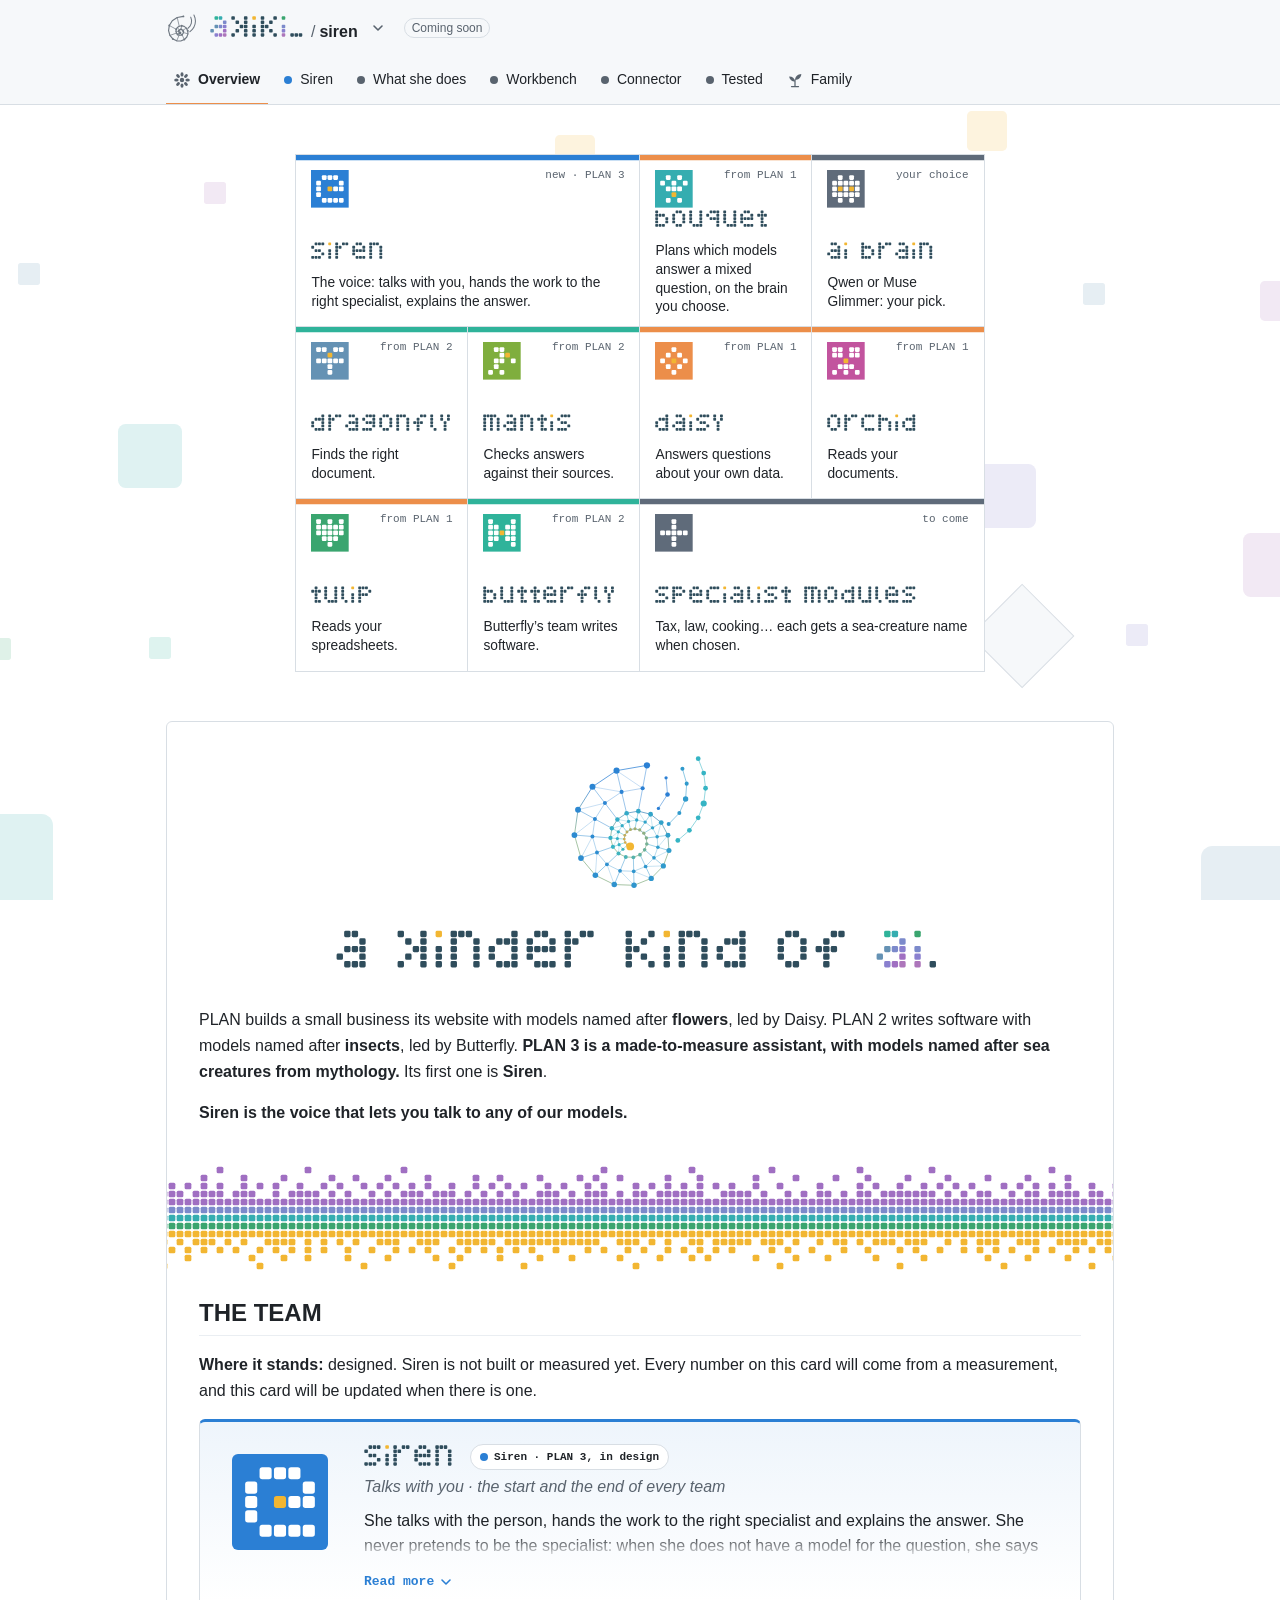
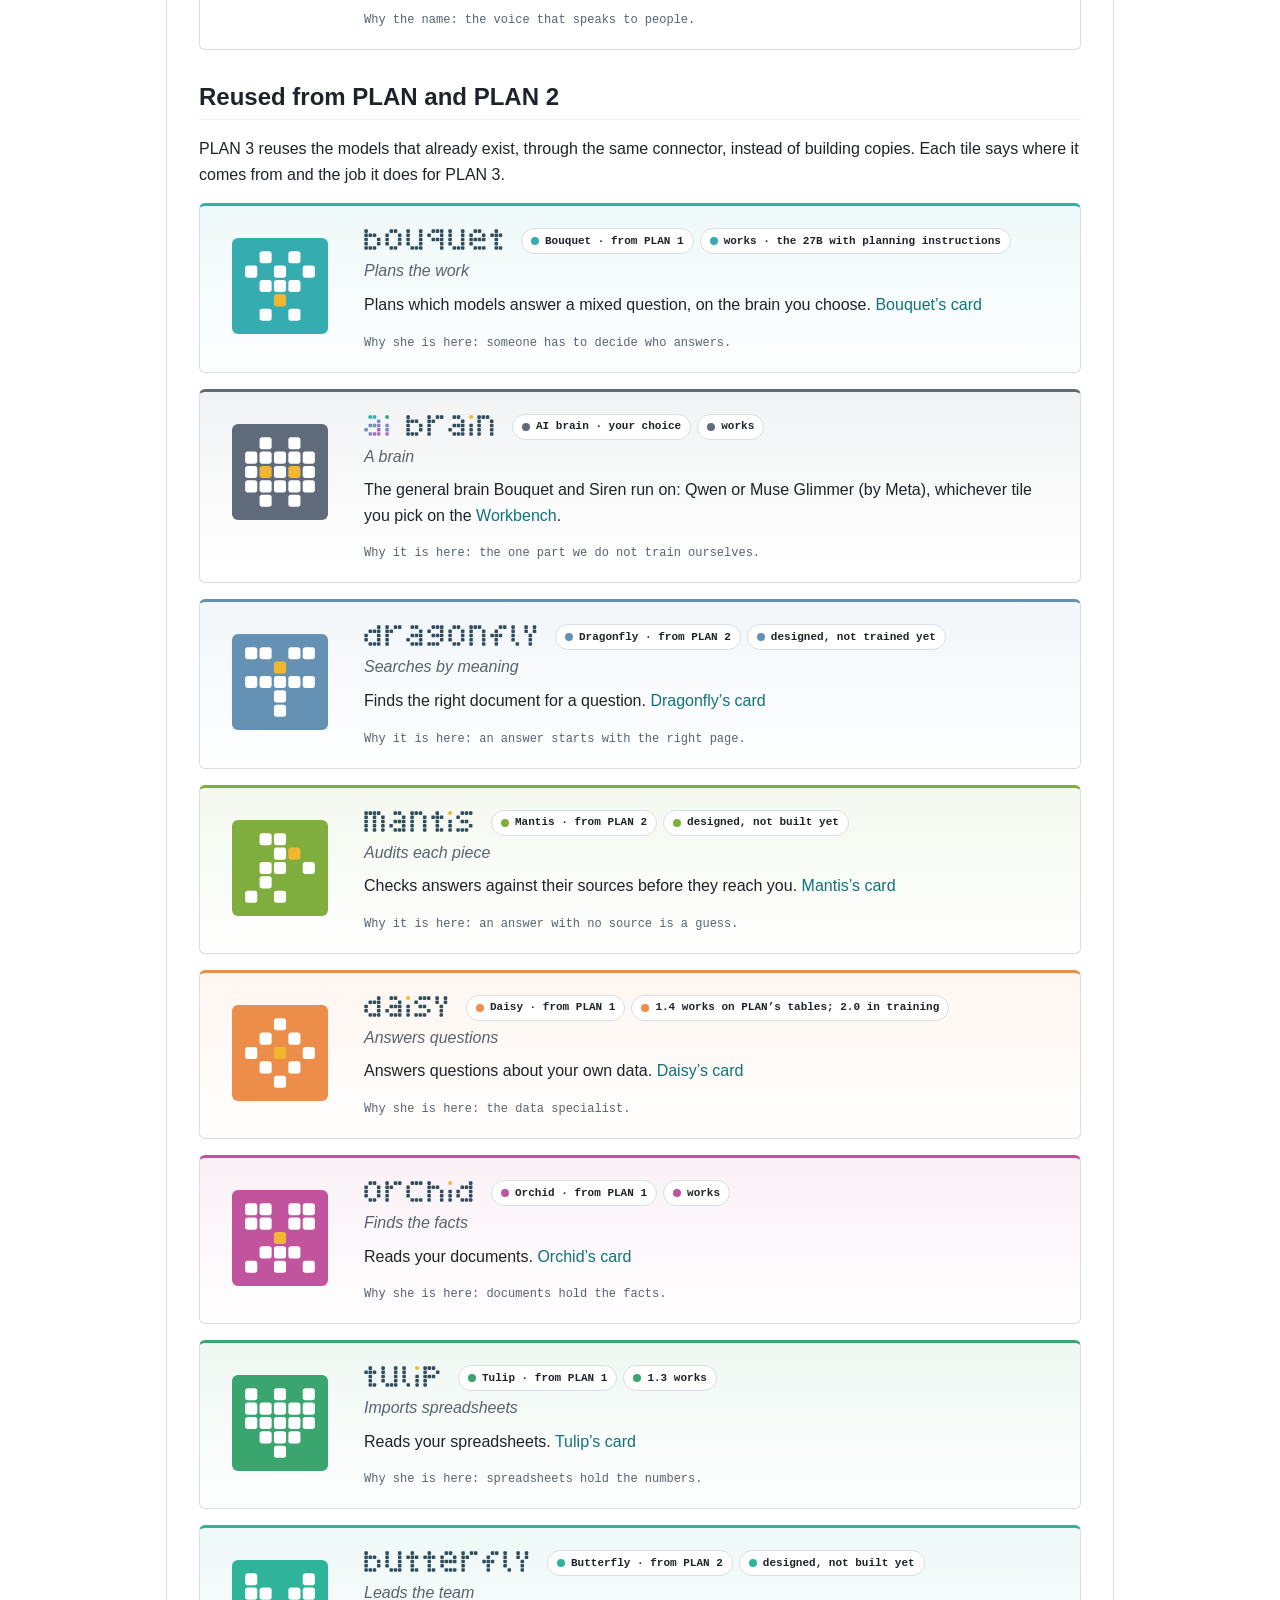
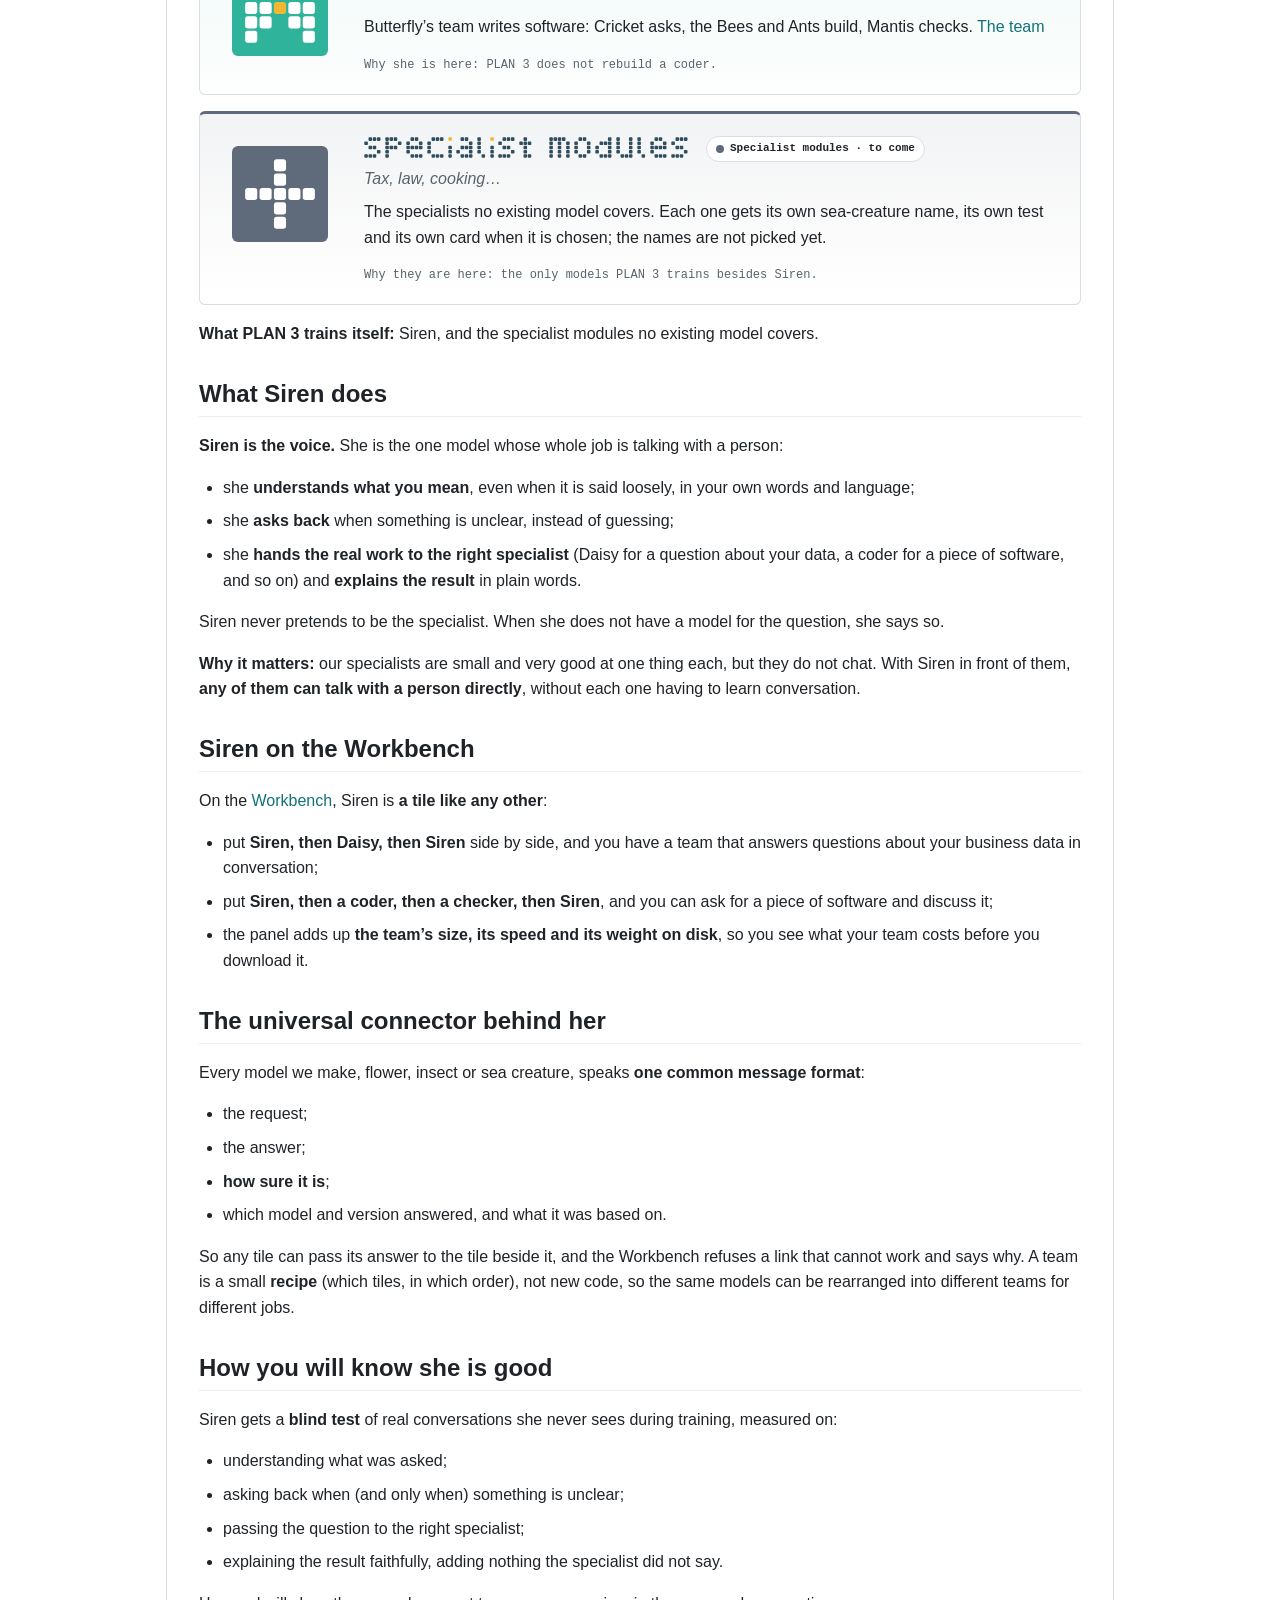
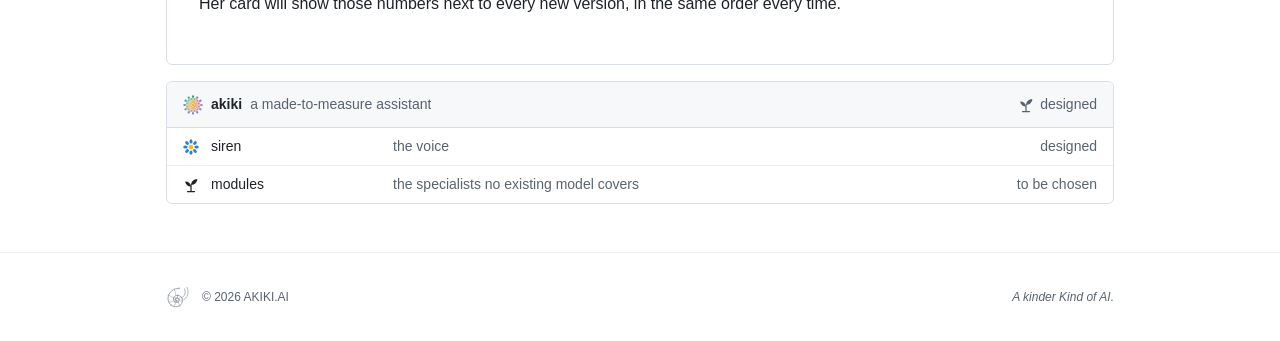
<file: public/siren.html>
<!doctype html>
<html lang="en">
<head>
  <meta charset="utf-8">
  <meta name="viewport" content="width=device-width, initial-scale=1, viewport-fit=cover">
  <title>Siren &middot; the voice &middot; AKIKI.AI</title>
  <meta name="description" content="Siren is the voice that lets you talk to any of our models: PLAN 3, a made-to-measure assistant with models named after sea creatures from mythology.">
  <meta name="theme-color" content="#f6f8fa">
  <link rel="icon" href="favicon.svg" type="image/svg+xml">
  <script src="switch.js?v=4" defer></script>
  <script src="snap.js?v=2" defer></script>
  <script src="siren.js?v=1" defer></script>
  <link rel="stylesheet" href="style.css?v=67">
</head>
<body class="snap">
  <div class="drift" aria-hidden="true"><i style="--x:45.2vw;--y:56.0vh;--s:96px;--c:#fcede2;--dx:-47px;--dy:58px;--t:472s;--p:-660s"></i><i style="--x:97.1vw;--y:5.3vh;--s:96px;--c:#fcede2;--dx:59px;--dy:-16px;--t:492s;--p:-969s"></i><i style="--x:97.6vw;--y:99.3vh;--s:96px;--c:#e6eef3;--dx:-39px;--dy:-58px;--t:557s;--p:-554s"></i><i style="--x:0.4vw;--y:95.8vh;--s:96px;--c:#dff2f2;--dx:11px;--dy:-73px;--t:478s;--p:-717s"></i><i style="--x:2.1vw;--y:5.8vh;--s:96px;--c:#fcede2;--dx:-55px;--dy:-74px;--t:308s;--p:-100s"></i><i style="--x:58.2vw;--y:0.3vh;--s:64px;--c:#f2e9f4;--dx:94px;--dy:-19px;--t:355s;--p:-273s"></i><i style="--x:78.4vw;--y:55.1vh;--s:64px;--c:#ecebf7;--dx:-86px;--dy:29px;--t:462s;--p:-193s"></i><i style="--x:62.4vw;--y:97.5vh;--s:64px;--c:#def3ef;--dx:35px;--dy:-39px;--t:357s;--p:-381s"></i><i style="--x:11.7vw;--y:50.7vh;--s:64px;--c:#dff2f2;--dx:121px;--dy:53px;--t:343s;--p:-464s"></i><i style="--x:31.7vw;--y:97.8vh;--s:64px;--c:#f0e8f5;--dx:-109px;--dy:-85px;--t:532s;--p:-298s"></i><i style="--x:30.6vw;--y:4.5vh;--s:64px;--c:#f0e8f5;--dx:-26px;--dy:60px;--t:507s;--p:-582s"></i><i style="--x:99.6vw;--y:62.8vh;--s:64px;--c:#f2e9f4;--dx:29px;--dy:78px;--t:413s;--p:-239s"></i><i style="--x:61.6vw;--y:36.2vh;--s:64px;--c:#dff2f2;--dx:-63px;--dy:31px;--t:392s;--p:-632s"></i><i style="--x:77.1vw;--y:14.6vh;--s:40px;--c:#fdf3de;--dx:-96px;--dy:6px;--t:311s;--p:-556s"></i><i style="--x:80.9vw;--y:84.8vh;--s:40px;--c:#dff2f2;--dx:-72px;--dy:109px;--t:337s;--p:-131s"></i><i style="--x:29.8vw;--y:37.4vh;--s:40px;--c:#eaecf7;--dx:115px;--dy:36px;--t:355s;--p:-562s"></i><i style="--x:27.3vw;--y:68.1vh;--s:40px;--c:#dff2f2;--dx:38px;--dy:-113px;--t:329s;--p:-173s"></i><i style="--x:100.0vw;--y:33.4vh;--s:40px;--c:#f2e9f4;--dx:73px;--dy:-5px;--t:446s;--p:-180s"></i><i style="--x:63.2vw;--y:68.9vh;--s:40px;--c:#fdf3de;--dx:59px;--dy:17px;--t:453s;--p:-656s"></i><i style="--x:44.9vw;--y:17.2vh;--s:40px;--c:#fdf3de;--dx:-31px;--dy:-80px;--t:321s;--p:-464s"></i><i style="--x:46.6vw;--y:85.1vh;--s:40px;--c:#eaecf7;--dx:-75px;--dy:-14px;--t:298s;--p:-469s"></i><i style="--x:16.8vw;--y:21.4vh;--s:22px;--c:#f2e9f4;--dx:64px;--dy:8px;--t:324s;--p:-418s"></i><i style="--x:16.1vw;--y:89.8vh;--s:22px;--c:#eaecf7;--dx:35px;--dy:40px;--t:386s;--p:-411s"></i><i style="--x:2.3vw;--y:30.4vh;--s:22px;--c:#e6eef3;--dx:33px;--dy:75px;--t:424s;--p:-555s"></i><i style="--x:0.0vw;--y:72.1vh;--s:22px;--c:#dff1e8;--dx:32px;--dy:54px;--t:540s;--p:-11s"></i><i style="--x:85.5vw;--y:32.7vh;--s:22px;--c:#e6eef3;--dx:45px;--dy:29px;--t:513s;--p:-141s"></i><i style="--x:88.8vw;--y:70.5vh;--s:22px;--c:#ecebf7;--dx:-93px;--dy:-41px;--t:505s;--p:-169s"></i><i style="--x:16.5vw;--y:1.8vh;--s:22px;--c:#e6eef3;--dx:-126px;--dy:-18px;--t:368s;--p:-601s"></i><i style="--x:42.0vw;--y:36.9vh;--s:22px;--c:#ecebf7;--dx:52px;--dy:55px;--t:423s;--p:-360s"></i><i style="--x:12.5vw;--y:72.0vh;--s:22px;--c:#def3ef;--dx:-47px;--dy:115px;--t:303s;--p:-118s"></i></div>
  <svg width="0" height="0" style="position:absolute" aria-hidden="true">
    <symbol id="i-flower" viewBox="0 0 16 16"><g fill="currentColor"><ellipse cx="8" cy="2.4" rx="1.5" ry="2.2" transform="rotate(0 8 8)"/><ellipse cx="8" cy="2.4" rx="1.5" ry="2.2" transform="rotate(45 8 8)"/><ellipse cx="8" cy="2.4" rx="1.5" ry="2.2" transform="rotate(90 8 8)"/><ellipse cx="8" cy="2.4" rx="1.5" ry="2.2" transform="rotate(135 8 8)"/><ellipse cx="8" cy="2.4" rx="1.5" ry="2.2" transform="rotate(180 8 8)"/><ellipse cx="8" cy="2.4" rx="1.5" ry="2.2" transform="rotate(225 8 8)"/><ellipse cx="8" cy="2.4" rx="1.5" ry="2.2" transform="rotate(270 8 8)"/><ellipse cx="8" cy="2.4" rx="1.5" ry="2.2" transform="rotate(315 8 8)"/></g><circle cx="8" cy="8" r="2.2" style="fill:var(--center, currentColor)"/></symbol>
    <symbol id="i-sprout" viewBox="0 0 16 16"><path d="M8 14.5V8M4.5 14.5h7" fill="none" stroke="currentColor" stroke-width="1.25" stroke-linecap="round"/><path d="M8 9.5C5.3 9.5 2.6 7.8 2.2 4.4 5.2 4.3 7.7 6 8 9.5ZM8 8C8.3 4.6 10.8 2.2 14.3 2.1 14.3 5.5 11.7 7.9 8 8Z" fill="currentColor"/></symbol>
    <symbol id="px-siren" viewBox="0 0 40 40"><rect width="40" height="40" fill="#2b7fd4"/><g fill="#ffffff"><rect x="11.48" y="5.48" width="5.04" height="5.04" rx="1.14"/><rect x="17.48" y="5.48" width="5.04" height="5.04" rx="1.14"/><rect x="23.48" y="5.48" width="5.04" height="5.04" rx="1.14"/><rect x="5.48" y="11.48" width="5.04" height="5.04" rx="1.14"/><rect x="29.48" y="11.48" width="5.04" height="5.04" rx="1.14"/><rect x="5.48" y="17.48" width="5.04" height="5.04" rx="1.14"/><rect x="23.48" y="17.48" width="5.04" height="5.04" rx="1.14"/><rect x="29.48" y="17.48" width="5.04" height="5.04" rx="1.14"/><rect x="5.48" y="23.48" width="5.04" height="5.04" rx="1.14"/><rect x="11.48" y="29.48" width="5.04" height="5.04" rx="1.14"/><rect x="17.48" y="29.48" width="5.04" height="5.04" rx="1.14"/><rect x="23.48" y="29.48" width="5.04" height="5.04" rx="1.14"/><rect x="29.48" y="29.48" width="5.04" height="5.04" rx="1.14"/></g><g fill="#f2b632"><rect x="17.48" y="17.48" width="5.04" height="5.04" rx="1.14"/></g></symbol>
    <symbol id="px-brain" viewBox="0 0 40 40"><rect width="40" height="40" fill="#5f6b7a"/><g fill="#ffffff"><rect x="11.48" y="5.48" width="5.04" height="5.04" rx="1.14"/><rect x="23.48" y="5.48" width="5.04" height="5.04" rx="1.14"/><rect x="5.48" y="11.48" width="5.04" height="5.04" rx="1.14"/><rect x="11.48" y="11.48" width="5.04" height="5.04" rx="1.14"/><rect x="17.48" y="11.48" width="5.04" height="5.04" rx="1.14"/><rect x="23.48" y="11.48" width="5.04" height="5.04" rx="1.14"/><rect x="29.48" y="11.48" width="5.04" height="5.04" rx="1.14"/><rect x="5.48" y="17.48" width="5.04" height="5.04" rx="1.14"/><rect x="17.48" y="17.48" width="5.04" height="5.04" rx="1.14"/><rect x="29.48" y="17.48" width="5.04" height="5.04" rx="1.14"/><rect x="5.48" y="23.48" width="5.04" height="5.04" rx="1.14"/><rect x="11.48" y="23.48" width="5.04" height="5.04" rx="1.14"/><rect x="17.48" y="23.48" width="5.04" height="5.04" rx="1.14"/><rect x="23.48" y="23.48" width="5.04" height="5.04" rx="1.14"/><rect x="29.48" y="23.48" width="5.04" height="5.04" rx="1.14"/><rect x="11.48" y="29.48" width="5.04" height="5.04" rx="1.14"/><rect x="23.48" y="29.48" width="5.04" height="5.04" rx="1.14"/></g><g fill="#f2b632"><rect x="11.48" y="17.48" width="5.04" height="5.04" rx="1.14"/><rect x="23.48" y="17.48" width="5.04" height="5.04" rx="1.14"/></g></symbol>
    <symbol id="px-you" viewBox="0 0 40 40"><g fill="#2f4d5c"><rect x="5.48" y="5.48" width="5.04" height="5.04" rx="1.14"/><rect x="11.48" y="5.48" width="5.04" height="5.04" rx="1.14"/><rect x="17.48" y="5.48" width="5.04" height="5.04" rx="1.14"/><rect x="23.48" y="5.48" width="5.04" height="5.04" rx="1.14"/><rect x="29.48" y="5.48" width="5.04" height="5.04" rx="1.14"/><rect x="5.48" y="11.48" width="5.04" height="5.04" rx="1.14"/><rect x="29.48" y="11.48" width="5.04" height="5.04" rx="1.14"/><rect x="5.48" y="17.48" width="5.04" height="5.04" rx="1.14"/><rect x="29.48" y="17.48" width="5.04" height="5.04" rx="1.14"/><rect x="5.48" y="23.48" width="5.04" height="5.04" rx="1.14"/><rect x="11.48" y="23.48" width="5.04" height="5.04" rx="1.14"/><rect x="17.48" y="23.48" width="5.04" height="5.04" rx="1.14"/><rect x="23.48" y="23.48" width="5.04" height="5.04" rx="1.14"/><rect x="29.48" y="23.48" width="5.04" height="5.04" rx="1.14"/><rect x="11.48" y="29.48" width="5.04" height="5.04" rx="1.14"/></g><g fill="#f2b632"><rect x="17.48" y="17.48" width="5.04" height="5.04" rx="1.14"/></g></symbol>
    <symbol id="px-bouquet" viewBox="0 0 40 40"><rect width="40" height="40" fill="#35adb0"/><g fill="#ffffff"><rect x="11.48" y="5.48" width="5.04" height="5.04" rx="1.14"/><rect x="23.48" y="5.48" width="5.04" height="5.04" rx="1.14"/><rect x="5.48" y="11.48" width="5.04" height="5.04" rx="1.14"/><rect x="17.48" y="11.48" width="5.04" height="5.04" rx="1.14"/><rect x="29.48" y="11.48" width="5.04" height="5.04" rx="1.14"/><rect x="11.48" y="17.48" width="5.04" height="5.04" rx="1.14"/><rect x="17.48" y="17.48" width="5.04" height="5.04" rx="1.14"/><rect x="23.48" y="17.48" width="5.04" height="5.04" rx="1.14"/><rect x="11.48" y="29.48" width="5.04" height="5.04" rx="1.14"/><rect x="23.48" y="29.48" width="5.04" height="5.04" rx="1.14"/></g><g fill="#f2b632"><rect x="17.48" y="23.48" width="5.04" height="5.04" rx="1.14"/></g></symbol>
    <symbol id="px-orchid" viewBox="0 0 40 40"><rect width="40" height="40" fill="#c2549e"/><g fill="#ffffff"><rect x="5.48" y="5.48" width="5.04" height="5.04" rx="1.14"/><rect x="11.48" y="5.48" width="5.04" height="5.04" rx="1.14"/><rect x="23.48" y="5.48" width="5.04" height="5.04" rx="1.14"/><rect x="29.48" y="5.48" width="5.04" height="5.04" rx="1.14"/><rect x="5.48" y="11.48" width="5.04" height="5.04" rx="1.14"/><rect x="11.48" y="11.48" width="5.04" height="5.04" rx="1.14"/><rect x="23.48" y="11.48" width="5.04" height="5.04" rx="1.14"/><rect x="29.48" y="11.48" width="5.04" height="5.04" rx="1.14"/><rect x="11.48" y="23.48" width="5.04" height="5.04" rx="1.14"/><rect x="17.48" y="23.48" width="5.04" height="5.04" rx="1.14"/><rect x="23.48" y="23.48" width="5.04" height="5.04" rx="1.14"/><rect x="5.48" y="29.48" width="5.04" height="5.04" rx="1.14"/><rect x="17.48" y="29.48" width="5.04" height="5.04" rx="1.14"/><rect x="29.48" y="29.48" width="5.04" height="5.04" rx="1.14"/></g><g fill="#f2b632"><rect x="17.48" y="17.48" width="5.04" height="5.04" rx="1.14"/></g></symbol>
    <symbol id="px-tulip" viewBox="0 0 40 40"><rect width="40" height="40" fill="#3aa56f"/><g fill="#ffffff"><rect x="5.48" y="5.48" width="5.04" height="5.04" rx="1.14"/><rect x="17.48" y="5.48" width="5.04" height="5.04" rx="1.14"/><rect x="29.48" y="5.48" width="5.04" height="5.04" rx="1.14"/><rect x="5.48" y="11.48" width="5.04" height="5.04" rx="1.14"/><rect x="11.48" y="11.48" width="5.04" height="5.04" rx="1.14"/><rect x="17.48" y="11.48" width="5.04" height="5.04" rx="1.14"/><rect x="23.48" y="11.48" width="5.04" height="5.04" rx="1.14"/><rect x="29.48" y="11.48" width="5.04" height="5.04" rx="1.14"/><rect x="5.48" y="17.48" width="5.04" height="5.04" rx="1.14"/><rect x="11.48" y="17.48" width="5.04" height="5.04" rx="1.14"/><rect x="17.48" y="17.48" width="5.04" height="5.04" rx="1.14"/><rect x="23.48" y="17.48" width="5.04" height="5.04" rx="1.14"/><rect x="29.48" y="17.48" width="5.04" height="5.04" rx="1.14"/><rect x="11.48" y="23.48" width="5.04" height="5.04" rx="1.14"/><rect x="17.48" y="23.48" width="5.04" height="5.04" rx="1.14"/><rect x="23.48" y="23.48" width="5.04" height="5.04" rx="1.14"/><rect x="17.48" y="29.48" width="5.04" height="5.04" rx="1.14"/></g></symbol>
    <symbol id="px-daisy" viewBox="0 0 40 40"><rect width="40" height="40" fill="#ec8e4a"/><g fill="#ffffff"><rect x="17.48" y="5.48" width="5.04" height="5.04" rx="1.14"/><rect x="11.48" y="11.48" width="5.04" height="5.04" rx="1.14"/><rect x="23.48" y="11.48" width="5.04" height="5.04" rx="1.14"/><rect x="5.48" y="17.48" width="5.04" height="5.04" rx="1.14"/><rect x="29.48" y="17.48" width="5.04" height="5.04" rx="1.14"/><rect x="11.48" y="23.48" width="5.04" height="5.04" rx="1.14"/><rect x="23.48" y="23.48" width="5.04" height="5.04" rx="1.14"/><rect x="17.48" y="29.48" width="5.04" height="5.04" rx="1.14"/></g><g fill="#f2b632"><rect x="17.48" y="17.48" width="5.04" height="5.04" rx="1.14"/></g></symbol>
    <symbol id="px-butterfly" viewBox="0 0 40 40"><rect width="40" height="40" fill="#2fb39a"/><g fill="#ffffff"><rect x="5.48" y="5.48" width="5.04" height="5.04" rx="1.14"/><rect x="29.48" y="5.48" width="5.04" height="5.04" rx="1.14"/><rect x="5.48" y="11.48" width="5.04" height="5.04" rx="1.14"/><rect x="11.48" y="11.48" width="5.04" height="5.04" rx="1.14"/><rect x="23.48" y="11.48" width="5.04" height="5.04" rx="1.14"/><rect x="29.48" y="11.48" width="5.04" height="5.04" rx="1.14"/><rect x="5.48" y="17.48" width="5.04" height="5.04" rx="1.14"/><rect x="11.48" y="17.48" width="5.04" height="5.04" rx="1.14"/><rect x="23.48" y="17.48" width="5.04" height="5.04" rx="1.14"/><rect x="29.48" y="17.48" width="5.04" height="5.04" rx="1.14"/><rect x="5.48" y="23.48" width="5.04" height="5.04" rx="1.14"/><rect x="11.48" y="23.48" width="5.04" height="5.04" rx="1.14"/><rect x="23.48" y="23.48" width="5.04" height="5.04" rx="1.14"/><rect x="29.48" y="23.48" width="5.04" height="5.04" rx="1.14"/><rect x="5.48" y="29.48" width="5.04" height="5.04" rx="1.14"/><rect x="29.48" y="29.48" width="5.04" height="5.04" rx="1.14"/></g><g fill="#f2b632"><rect x="17.48" y="17.48" width="5.04" height="5.04" rx="1.14"/></g></symbol>
    <symbol id="px-dragonfly" viewBox="0 0 40 40"><rect width="40" height="40" fill="#6592b4"/><g fill="#ffffff"><rect x="5.48" y="5.48" width="5.04" height="5.04" rx="1.14"/><rect x="11.48" y="5.48" width="5.04" height="5.04" rx="1.14"/><rect x="23.48" y="5.48" width="5.04" height="5.04" rx="1.14"/><rect x="29.48" y="5.48" width="5.04" height="5.04" rx="1.14"/><rect x="5.48" y="17.48" width="5.04" height="5.04" rx="1.14"/><rect x="11.48" y="17.48" width="5.04" height="5.04" rx="1.14"/><rect x="17.48" y="17.48" width="5.04" height="5.04" rx="1.14"/><rect x="23.48" y="17.48" width="5.04" height="5.04" rx="1.14"/><rect x="29.48" y="17.48" width="5.04" height="5.04" rx="1.14"/><rect x="17.48" y="23.48" width="5.04" height="5.04" rx="1.14"/><rect x="17.48" y="29.48" width="5.04" height="5.04" rx="1.14"/></g><g fill="#f2b632"><rect x="17.48" y="11.48" width="5.04" height="5.04" rx="1.14"/></g></symbol>
    <symbol id="px-mantis" viewBox="0 0 40 40"><rect width="40" height="40" fill="#7fae3e"/><g fill="#ffffff"><rect x="11.48" y="5.48" width="5.04" height="5.04" rx="1.14"/><rect x="17.48" y="5.48" width="5.04" height="5.04" rx="1.14"/><rect x="17.48" y="11.48" width="5.04" height="5.04" rx="1.14"/><rect x="11.48" y="17.48" width="5.04" height="5.04" rx="1.14"/><rect x="17.48" y="17.48" width="5.04" height="5.04" rx="1.14"/><rect x="29.48" y="17.48" width="5.04" height="5.04" rx="1.14"/><rect x="11.48" y="23.48" width="5.04" height="5.04" rx="1.14"/><rect x="5.48" y="29.48" width="5.04" height="5.04" rx="1.14"/><rect x="17.48" y="29.48" width="5.04" height="5.04" rx="1.14"/></g><g fill="#f2b632"><rect x="23.48" y="11.48" width="5.04" height="5.04" rx="1.14"/></g></symbol>
    <symbol id="px-modules" viewBox="0 0 40 40"><rect width="40" height="40" fill="#5f6b7a"/><g fill="#ffffff"><rect x="17.48" y="5.48" width="5.04" height="5.04" rx="1.14"/><rect x="17.48" y="11.48" width="5.04" height="5.04" rx="1.14"/><rect x="5.48" y="17.48" width="5.04" height="5.04" rx="1.14"/><rect x="11.48" y="17.48" width="5.04" height="5.04" rx="1.14"/><rect x="17.48" y="17.48" width="5.04" height="5.04" rx="1.14"/><rect x="23.48" y="17.48" width="5.04" height="5.04" rx="1.14"/><rect x="29.48" y="17.48" width="5.04" height="5.04" rx="1.14"/><rect x="17.48" y="23.48" width="5.04" height="5.04" rx="1.14"/><rect x="17.48" y="29.48" width="5.04" height="5.04" rx="1.14"/></g></symbol>
  </svg>
  <header class="appheader">
    <div class="container appheader-top">
      <details class="switch">
        <summary aria-label="Choose a page" title="Choose a page">
          <span class="brand"><img class="flutter" src="siren-grey.svg" width="32" height="32" alt=""></span>
          <span class="crumbs"><span class="logo-word">akiki<span class="cursor" aria-hidden="true">_</span></span><span class="sep">/</span><strong>siren</strong></span>
          <svg class="switch-caret" viewBox="0 0 16 16" aria-hidden="true"><path d="M4 6l4 4 4-4" fill="none" stroke="currentColor" stroke-width="1.6" stroke-linecap="round" stroke-linejoin="round"/></svg>
        </summary>
        <div class="switch-menu">
          <div class="switch-head">Switch page</div>
          <input class="switch-filter" type="search" placeholder="Find a page&hellip;" aria-label="Find a page" autocomplete="off">
          <a class="switch-item" href="./"><img src="favicon.svg" width="20" height="20" alt=""><span class="switch-text"><span class="switch-name">akiki</span><span class="switch-desc">The whole team: every flower, every insect, and Siren.</span></span><svg class="switch-check" viewBox="0 0 16 16" aria-hidden="true"><path d="M3 8.5 6.5 12 13 4.5" fill="none" stroke="currentColor" stroke-width="1.8" stroke-linecap="round" stroke-linejoin="round"/></svg></a>
          <a class="switch-item" href="daisy.html"><img src="daisy-grey.svg" width="20" height="20" alt=""><span class="switch-text"><span class="switch-name">akiki / <strong>daisy</strong></span><span class="switch-desc">A team of flowers that builds a small business its website.</span></span><svg class="switch-check" viewBox="0 0 16 16" aria-hidden="true"><path d="M3 8.5 6.5 12 13 4.5" fill="none" stroke="currentColor" stroke-width="1.8" stroke-linecap="round" stroke-linejoin="round"/></svg></a>
          <a class="switch-item" href="butterfly.html"><img src="butterfly-grey.svg" width="20" height="20" alt=""><span class="switch-text"><span class="switch-name">akiki / <strong>butterfly</strong></span><span class="switch-desc">A team of insects that writes software, on your own machines.</span></span><svg class="switch-check" viewBox="0 0 16 16" aria-hidden="true"><path d="M3 8.5 6.5 12 13 4.5" fill="none" stroke="currentColor" stroke-width="1.8" stroke-linecap="round" stroke-linejoin="round"/></svg></a>
          <a class="switch-item" href="siren.html" aria-current="page"><img src="siren-grey.svg" width="20" height="20" alt=""><span class="switch-text"><span class="switch-name">akiki / <strong>siren</strong></span><span class="switch-desc">The voice that lets you talk to any of our models.</span></span><svg class="switch-check" viewBox="0 0 16 16" aria-hidden="true"><path d="M3 8.5 6.5 12 13 4.5" fill="none" stroke="currentColor" stroke-width="1.8" stroke-linecap="round" stroke-linejoin="round"/></svg></a>
          <a class="switch-item" href="workbench.html"><img src="workbench-grey.svg" width="20" height="20" alt=""><span class="switch-text"><span class="switch-name">akiki / <strong>workbench</strong></span><span class="switch-desc">Put the models together and see how large and fast the team gets.</span></span><svg class="switch-check" viewBox="0 0 16 16" aria-hidden="true"><path d="M3 8.5 6.5 12 13 4.5" fill="none" stroke="currentColor" stroke-width="1.8" stroke-linecap="round" stroke-linejoin="round"/></svg></a>
          <p class="switch-none" hidden>No page matches.</p>
        </div>
      </details>
      <span class="label">Coming soon</span>
    </div>
    <nav class="container tabs" aria-label="Sections">
      <a href="#readme" aria-current="true"><svg class="icon" aria-hidden="true"><use href="#i-flower"/></svg>Overview</a>
      <a href="#siren" style="--c:#2b7fd4"><i class="dot" aria-hidden="true"></i>Siren</a>
      <a href="#does"><i class="dot" aria-hidden="true"></i>What she does</a>
      <a href="#workbench"><i class="dot" aria-hidden="true"></i>Workbench</a>
      <a href="#connector"><i class="dot" aria-hidden="true"></i>Connector</a>
      <a href="#tested"><i class="dot" aria-hidden="true"></i>Tested</a>
      <a href="#family"><svg class="icon" aria-hidden="true"><use href="#i-sprout"/></svg>Family</a>
    </nav>
  </header>

  <main class="container">
    <div class="layout">
      <div class="main-col">
        <section class="stack" aria-label="The models PLAN 3 needs: Siren, and what she uses from PLAN 1 and PLAN 2">
          <div class="stack-frame">
            <span class="stack-slot" style="--x:0.5;--y:0.15;--w:2" aria-hidden="true"></span>
            <span class="stack-slot" style="--x:2.5;--y:0.15" aria-hidden="true"></span>
            <span class="stack-slot" style="--x:3.5;--y:0.15" aria-hidden="true"></span>
            <span class="stack-slot" style="--x:0.5;--y:1.15" aria-hidden="true"></span>
            <span class="stack-slot" style="--x:1.5;--y:1.15" aria-hidden="true"></span>
            <span class="stack-slot" style="--x:2.5;--y:1.15" aria-hidden="true"></span>
            <span class="stack-slot" style="--x:3.5;--y:1.15" aria-hidden="true"></span>
            <span class="stack-slot" style="--x:0.5;--y:2.15" aria-hidden="true"></span>
            <span class="stack-slot" style="--x:1.5;--y:2.15" aria-hidden="true"></span>
            <span class="stack-slot" style="--x:2.5;--y:2.15;--w:2" aria-hidden="true"></span>
            <picture class="stack-gears" aria-hidden="true"><source media="(prefers-reduced-motion: reduce)" srcset="gears-still.svg?v=5"><img src="gears.svg?v=6" alt=""></picture>
            <span class="stack-diamond" style="--x:1.3;--y:.9" aria-hidden="true"></span>
            <span class="stack-diamond" style="--x:4.72;--y:2.95" aria-hidden="true"></span>
            <a class="stack-box stack-wide" data-plan="3" style="--x:0.5;--y:0.15;--w:2;--i:0;--my:-.2;--pc:#2b7fd4" href="#siren">
              <svg class="stack-icon" aria-hidden="true"><use href="#px-siren"/></svg>
              <span class="stack-spec">new &middot; PLAN 3</span>
              <span class="stack-name">siren</span>
              <span class="stack-text">The voice: talks with you, hands the work to the right specialist, explains the answer.</span>
              <span class="stack-handles" aria-hidden="true"></span>
            </a>
            <a class="stack-box" data-plan="1" style="--x:2.5;--y:0.15;--i:1;--my:-.2;--pc:#ec8e4a" href="#bouquet">
              <svg class="stack-icon" aria-hidden="true"><use href="#px-bouquet"/></svg>
              <span class="stack-spec">from PLAN 1</span>
              <span class="stack-name">bouquet</span>
              <span class="stack-text">Plans which models answer a mixed question, on the brain you choose.</span>
              <span class="stack-handles" aria-hidden="true"></span>
            </a>
            <a class="stack-box" data-plan="0" style="--x:3.5;--y:0.15;--i:2;--my:-.2;--pc:#5f6b7a" href="#brain">
              <svg class="stack-icon" aria-hidden="true"><use href="#px-brain"/></svg>
              <span class="stack-spec">your choice</span>
              <span class="stack-name">ai brain</span>
              <span class="stack-text">Qwen or Muse Glimmer: your pick.</span>
              <span class="stack-handles" aria-hidden="true"></span>
            </a>
            <a class="stack-box" data-plan="2" style="--x:0.5;--y:1.15;--i:3;--mx:-.2;--pc:#2fb39a" href="#dragonfly">
              <svg class="stack-icon" aria-hidden="true"><use href="#px-dragonfly"/></svg>
              <span class="stack-spec">from PLAN 2</span>
              <span class="stack-name">dragonfly</span>
              <span class="stack-text">Finds the right document.</span>
              <span class="stack-handles" aria-hidden="true"></span>
            </a>
            <a class="stack-box" data-plan="2" style="--x:1.5;--y:1.15;--i:4;--mx:-.2;--pc:#2fb39a" href="#mantis">
              <svg class="stack-icon" aria-hidden="true"><use href="#px-mantis"/></svg>
              <span class="stack-spec">from PLAN 2</span>
              <span class="stack-name">mantis</span>
              <span class="stack-text">Checks answers against their sources.</span>
              <span class="stack-handles" aria-hidden="true"></span>
            </a>
            <a class="stack-box" data-plan="1" style="--x:2.5;--y:1.15;--i:5;--mx:.2;--pc:#ec8e4a" href="#daisy">
              <svg class="stack-icon" aria-hidden="true"><use href="#px-daisy"/></svg>
              <span class="stack-spec">from PLAN 1</span>
              <span class="stack-name">daisy</span>
              <span class="stack-text">Answers questions about your own data.</span>
              <span class="stack-handles" aria-hidden="true"></span>
            </a>
            <a class="stack-box" data-plan="1" style="--x:3.5;--y:1.15;--i:6;--mx:.2;--pc:#ec8e4a" href="#orchid">
              <svg class="stack-icon" aria-hidden="true"><use href="#px-orchid"/></svg>
              <span class="stack-spec">from PLAN 1</span>
              <span class="stack-name">orchid</span>
              <span class="stack-text">Reads your documents.</span>
              <span class="stack-handles" aria-hidden="true"></span>
            </a>
            <a class="stack-box" data-plan="1" style="--x:0.5;--y:2.15;--i:7;--my:.2;--pc:#ec8e4a" href="#tulip">
              <svg class="stack-icon" aria-hidden="true"><use href="#px-tulip"/></svg>
              <span class="stack-spec">from PLAN 1</span>
              <span class="stack-name">tulip</span>
              <span class="stack-text">Reads your spreadsheets.</span>
              <span class="stack-handles" aria-hidden="true"></span>
            </a>
            <a class="stack-box" data-plan="2" style="--x:1.5;--y:2.15;--i:8;--my:.2;--pc:#2fb39a" href="#butterfly">
              <svg class="stack-icon" aria-hidden="true"><use href="#px-butterfly"/></svg>
              <span class="stack-spec">from PLAN 2</span>
              <span class="stack-name">butterfly</span>
              <span class="stack-text">Butterfly&rsquo;s team writes software.</span>
              <span class="stack-handles" aria-hidden="true"></span>
            </a>
            <a class="stack-box stack-wide" data-plan="0" style="--x:2.5;--y:2.15;--w:2;--i:9;--my:.2;--pc:#5f6b7a" href="#modules">
              <svg class="stack-icon" aria-hidden="true"><use href="#px-modules"/></svg>
              <span class="stack-spec">to come</span>
              <span class="stack-name">specialist modules</span>
              <span class="stack-text">Tax, law, cooking&hellip; each gets a sea-creature name when chosen.</span>
              <span class="stack-handles" aria-hidden="true"></span>
            </a>
          </div>
        </section>

        <article class="box readme" id="readme">
          <div class="markdown">
            <div class="hero">
              <img class="float hero-logo" src="siren.svg" width="152" height="152" alt="Siren">
              <h1 class="pixel-title">A kinder Kind of AI.</h1>
            </div>
            <p>PLAN builds a small business its website with models named after <strong>flowers</strong>, led by Daisy. PLAN 2 writes software with models named after <strong>insects</strong>, led by Butterfly. <strong>PLAN 3 is a made-to-measure assistant, with models named after sea creatures from mythology.</strong> Its first one is <strong>Siren</strong>.</p>
            <p class="love">Siren is the voice that lets you talk to any of our models.</p>

            <div class="pixel-band" aria-hidden="true"></div>
            <h2 id="voice">THE TEAM</h2>
            <p><strong>Where it stands:</strong> designed. Siren is not built or measured yet. Every number on this card will come from a measurement, and this card will be updated when there is one.</p>
            <div class="modules">
              <section class="module" id="siren" style="--c:#2b7fd4">
                <svg class="px-logo" role="img" aria-label="Siren"><use href="#px-siren"/></svg>
                <div class="module-body">
                  <div class="module-head"><h3 class="pixel-name">Siren</h3><span class="chip status">Siren &middot; PLAN 3, in design</span></div>
                  <p class="module-role">Talks with you &middot; the start and the end of every team</p>
                  <p>She talks with the person, hands the work to the right specialist and explains the answer. She never pretends to be the specialist: when she does not have a model for the question, she says so.</p>
                  <p class="arch">Why the name: the voice that speaks to people.</p>
                </div>
              </section>
            </div>

            <h2 id="family">Reused from PLAN and PLAN 2</h2>
            <p>PLAN 3 reuses the models that already exist, through the same connector, instead of building copies. Each tile says where it comes from and the job it does for PLAN 3.</p>
            <div class="modules">
              <section class="module" id="bouquet" style="--c:#35adb0">
                <svg class="px-logo" role="img" aria-label="Bouquet"><use href="#px-bouquet"/></svg>
                <div class="module-body">
                  <div class="module-head"><h3 class="pixel-name">Bouquet</h3><span class="chip status">Bouquet &middot; from PLAN 1</span><span class="chip status">works &middot; the 27B with planning instructions</span></div>
                  <p class="module-role">Plans the work</p>
                  <p>Plans which models answer a mixed question, on the brain you choose. <a href="daisy.html#bouquet">Bouquet&rsquo;s card</a></p>
                  <p class="arch">Why she is here: someone has to decide who answers.</p>
                </div>
              </section>
              <section class="module" id="brain" style="--c:#5f6b7a">
                <svg class="px-logo" role="img" aria-label="AI brain"><use href="#px-brain"/></svg>
                <div class="module-body">
                  <div class="module-head"><h3 class="pixel-name">AI brain</h3><span class="chip status">AI brain &middot; your choice</span><span class="chip status">works</span></div>
                  <p class="module-role">A brain</p>
                  <p>The general brain Bouquet and Siren run on: Qwen or Muse Glimmer (by Meta), whichever tile you pick on the <a href="workbench.html">Workbench</a>.</p>
                  <p class="arch">Why it is here: the one part we do not train ourselves.</p>
                </div>
              </section>
              <section class="module" id="dragonfly" style="--c:#6592b4">
                <svg class="px-logo" role="img" aria-label="Dragonfly"><use href="#px-dragonfly"/></svg>
                <div class="module-body">
                  <div class="module-head"><h3 class="pixel-name">Dragonfly</h3><span class="chip status">Dragonfly &middot; from PLAN 2</span><span class="chip status">designed, not trained yet</span></div>
                  <p class="module-role">Searches by meaning</p>
                  <p>Finds the right document for a question. <a href="butterfly.html#dragonfly">Dragonfly&rsquo;s card</a></p>
                  <p class="arch">Why it is here: an answer starts with the right page.</p>
                </div>
              </section>
              <section class="module" id="mantis" style="--c:#7fae3e">
                <svg class="px-logo" role="img" aria-label="Mantis"><use href="#px-mantis"/></svg>
                <div class="module-body">
                  <div class="module-head"><h3 class="pixel-name">Mantis</h3><span class="chip status">Mantis &middot; from PLAN 2</span><span class="chip status">designed, not built yet</span></div>
                  <p class="module-role">Audits each piece</p>
                  <p>Checks answers against their sources before they reach you. <a href="butterfly.html#mantis">Mantis&rsquo;s card</a></p>
                  <p class="arch">Why it is here: an answer with no source is a guess.</p>
                </div>
              </section>
              <section class="module" id="daisy" style="--c:#ec8e4a">
                <svg class="px-logo" role="img" aria-label="Daisy"><use href="#px-daisy"/></svg>
                <div class="module-body">
                  <div class="module-head"><h3 class="pixel-name">Daisy</h3><span class="chip status">Daisy &middot; from PLAN 1</span><span class="chip status">1.4 works on PLAN&rsquo;s tables; 2.0 in training</span></div>
                  <p class="module-role">Answers questions</p>
                  <p>Answers questions about your own data. <a href="daisy.html#daisy">Daisy&rsquo;s card</a></p>
                  <p class="arch">Why she is here: the data specialist.</p>
                </div>
              </section>
              <section class="module" id="orchid" style="--c:#c2549e">
                <svg class="px-logo" role="img" aria-label="Orchid"><use href="#px-orchid"/></svg>
                <div class="module-body">
                  <div class="module-head"><h3 class="pixel-name">Orchid</h3><span class="chip status">Orchid &middot; from PLAN 1</span><span class="chip status">works</span></div>
                  <p class="module-role">Finds the facts</p>
                  <p>Reads your documents. <a href="daisy.html#orchid">Orchid&rsquo;s card</a></p>
                  <p class="arch">Why she is here: documents hold the facts.</p>
                </div>
              </section>
              <section class="module" id="tulip" style="--c:#3aa56f">
                <svg class="px-logo" role="img" aria-label="Tulip"><use href="#px-tulip"/></svg>
                <div class="module-body">
                  <div class="module-head"><h3 class="pixel-name">Tulip</h3><span class="chip status">Tulip &middot; from PLAN 1</span><span class="chip status">1.3 works</span></div>
                  <p class="module-role">Imports spreadsheets</p>
                  <p>Reads your spreadsheets. <a href="daisy.html#tulip">Tulip&rsquo;s card</a></p>
                  <p class="arch">Why she is here: spreadsheets hold the numbers.</p>
                </div>
              </section>
              <section class="module" id="butterfly" style="--c:#2fb39a">
                <svg class="px-logo" role="img" aria-label="Butterfly"><use href="#px-butterfly"/></svg>
                <div class="module-body">
                  <div class="module-head"><h3 class="pixel-name">Butterfly</h3><span class="chip status">Butterfly &middot; from PLAN 2</span><span class="chip status">designed, not built yet</span></div>
                  <p class="module-role">Leads the team</p>
                  <p>Butterfly&rsquo;s team writes software: Cricket asks, the Bees and Ants build, Mantis checks. <a href="butterfly.html#team">The team</a></p>
                  <p class="arch">Why she is here: PLAN 3 does not rebuild a coder.</p>
                </div>
              </section>
              <section class="module" id="modules" style="--c:#5f6b7a">
                <svg class="px-logo" role="img" aria-label="Specialist modules"><use href="#px-modules"/></svg>
                <div class="module-body">
                  <div class="module-head"><h3 class="pixel-name">Specialist modules</h3><span class="chip status">Specialist modules &middot; to come</span></div>
                  <p class="module-role">Tax, law, cooking&hellip;</p>
                  <p>The specialists no existing model covers. Each one gets its own sea-creature name, its own test and its own card when it is chosen; the names are not picked yet.</p>
                  <p class="arch">Why they are here: the only models PLAN 3 trains besides Siren.</p>
                </div>
              </section>
            </div>
            <p><strong>What PLAN 3 trains itself:</strong> Siren, and the specialist modules no existing model covers.</p>

            <h2 id="does">What Siren does</h2>
            <p><strong>Siren is the voice.</strong> She is the one model whose whole job is talking with a person:</p>
            <ul>
              <li>she <strong>understands what you mean</strong>, even when it is said loosely, in your own words and language;</li>
              <li>she <strong>asks back</strong> when something is unclear, instead of guessing;</li>
              <li>she <strong>hands the real work to the right specialist</strong> (Daisy for a question about your data, a coder for a piece of software, and so on) and <strong>explains the result</strong> in plain words.</li>
            </ul>
            <p>Siren never pretends to be the specialist. When she does not have a model for the question, she says so.</p>
            <p><strong>Why it matters:</strong> our specialists are small and very good at one thing each, but they do not chat. With Siren in front of them, <strong>any of them can talk with a person directly</strong>, without each one having to learn conversation.</p>

            <h2 id="workbench">Siren on the Workbench</h2>
            <p>On the <a href="workbench.html">Workbench</a>, Siren is <strong>a tile like any other</strong>:</p>
            <ul>
              <li>put <strong>Siren, then Daisy, then Siren</strong> side by side, and you have a team that answers questions about your business data in conversation;</li>
              <li>put <strong>Siren, then a coder, then a checker, then Siren</strong>, and you can ask for a piece of software and discuss it;</li>
              <li>the panel adds up <strong>the team&rsquo;s size, its speed and its weight on disk</strong>, so you see what your team costs before you download it.</li>
            </ul>

            <h2 id="connector">The universal connector behind her</h2>
            <p>Every model we make, flower, insect or sea creature, speaks <strong>one common message format</strong>:</p>
            <ul>
              <li>the request;</li>
              <li>the answer;</li>
              <li><strong>how sure it is</strong>;</li>
              <li>which model and version answered, and what it was based on.</li>
            </ul>
            <p>So any tile can pass its answer to the tile beside it, and the Workbench refuses a link that cannot work and says why. A team is a small <strong>recipe</strong> (which tiles, in which order), not new code, so the same models can be rearranged into different teams for different jobs.</p>

            <h2 id="tested">How you will know she is good</h2>
            <p>Siren gets a <strong>blind test</strong> of real conversations she never sees during training, measured on:</p>
            <ul>
              <li>understanding what was asked;</li>
              <li>asking back when (and only when) something is unclear;</li>
              <li>passing the question to the right specialist;</li>
              <li>explaining the result faithfully, adding nothing the specialist did not say.</li>
            </ul>
            <p>Her card will show those numbers next to every new version, in the same order every time.</p>

          </div>
        </article>

        <div class="box">
          <div class="box-header">
            <img src="favicon.svg" width="20" height="20" alt="">
            <strong>akiki</strong>
            <span class="commit-msg">a made-to-measure assistant</span>
            <span class="commit-meta"><svg class="icon" aria-hidden="true"><use href="#i-sprout"/></svg>designed</span>
          </div>
          <ul class="file-list">
            <li><a href="#siren"><svg class="icon flower" style="color:#2b7fd4" aria-hidden="true"><use href="#i-flower"/></svg><span class="name">siren</span><span class="msg">the voice</span><span class="when">designed</span></a></li>
            <li><a href="#family"><svg class="icon" aria-hidden="true"><use href="#i-sprout"/></svg><span class="name">modules</span><span class="msg">the specialists no existing model covers</span><span class="when">to be chosen</span></a></li>
          </ul>
        </div>
      </div>
    </div>
  </main>

  <footer class="footer">
    <div class="container footer-inner">
      <img src="siren-grey.svg" width="24" height="24" alt="">
      <span>&copy; 2026 AKIKI.AI</span>
      <span class="footer-motto">A kinder Kind of AI.</span>
    </div>
  </footer>
</body>
</html>
</file>
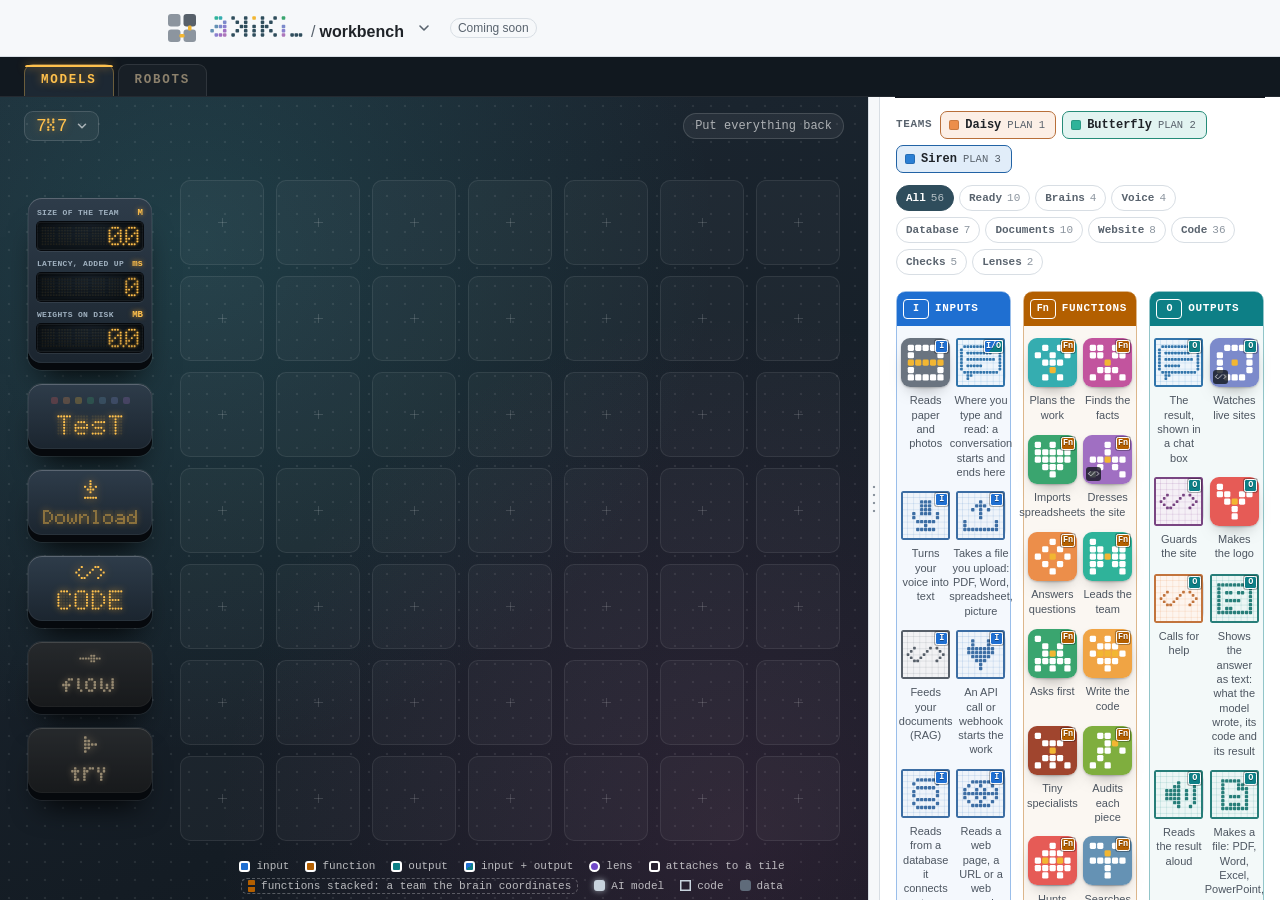
<file: public/workbench.html>
<!doctype html>
<html lang="en">
<head>
  <meta charset="utf-8">
  <meta name="viewport" content="width=device-width, initial-scale=1, viewport-fit=cover">
  <title>Workbench · AKIKI.AI</title>
  <meta name="description" content="Put AKIKI's models together on the workbench and see how large and how fast the team becomes.">
  <meta name="theme-color" content="#f6f8fa">
  <link rel="icon" href="favicon.svg" type="image/svg+xml">
  <script src="switch.js?v=4" defer></script>
  <script src="tiles.js?v=13" defer></script>
  <script src="workbench.js?v=21" defer></script>
  <link rel="stylesheet" href="style.css?v=71">
</head>
<body class="bench-page">
  <div class="drift" aria-hidden="true"><i style="--x:45.2vw;--y:56.0vh;--s:96px;--c:#fcede2;--dx:-47px;--dy:58px;--t:472s;--p:-660s"></i><i style="--x:97.1vw;--y:5.3vh;--s:96px;--c:#fcede2;--dx:59px;--dy:-16px;--t:492s;--p:-969s"></i><i style="--x:97.6vw;--y:99.3vh;--s:96px;--c:#e6eef3;--dx:-39px;--dy:-58px;--t:557s;--p:-554s"></i><i style="--x:0.4vw;--y:95.8vh;--s:96px;--c:#dff2f2;--dx:11px;--dy:-73px;--t:478s;--p:-717s"></i><i style="--x:2.1vw;--y:5.8vh;--s:96px;--c:#fcede2;--dx:-55px;--dy:-74px;--t:308s;--p:-100s"></i><i style="--x:58.2vw;--y:0.3vh;--s:64px;--c:#f2e9f4;--dx:94px;--dy:-19px;--t:355s;--p:-273s"></i><i style="--x:78.4vw;--y:55.1vh;--s:64px;--c:#ecebf7;--dx:-86px;--dy:29px;--t:462s;--p:-193s"></i><i style="--x:62.4vw;--y:97.5vh;--s:64px;--c:#def3ef;--dx:35px;--dy:-39px;--t:357s;--p:-381s"></i><i style="--x:11.7vw;--y:50.7vh;--s:64px;--c:#dff2f2;--dx:121px;--dy:53px;--t:343s;--p:-464s"></i><i style="--x:31.7vw;--y:97.8vh;--s:64px;--c:#f0e8f5;--dx:-109px;--dy:-85px;--t:532s;--p:-298s"></i><i style="--x:30.6vw;--y:4.5vh;--s:64px;--c:#f0e8f5;--dx:-26px;--dy:60px;--t:507s;--p:-582s"></i><i style="--x:99.6vw;--y:62.8vh;--s:64px;--c:#f2e9f4;--dx:29px;--dy:78px;--t:413s;--p:-239s"></i><i style="--x:61.6vw;--y:36.2vh;--s:64px;--c:#dff2f2;--dx:-63px;--dy:31px;--t:392s;--p:-632s"></i><i style="--x:77.1vw;--y:14.6vh;--s:40px;--c:#fdf3de;--dx:-96px;--dy:6px;--t:311s;--p:-556s"></i><i style="--x:80.9vw;--y:84.8vh;--s:40px;--c:#dff2f2;--dx:-72px;--dy:109px;--t:337s;--p:-131s"></i><i style="--x:29.8vw;--y:37.4vh;--s:40px;--c:#eaecf7;--dx:115px;--dy:36px;--t:355s;--p:-562s"></i><i style="--x:27.3vw;--y:68.1vh;--s:40px;--c:#dff2f2;--dx:38px;--dy:-113px;--t:329s;--p:-173s"></i><i style="--x:100.0vw;--y:33.4vh;--s:40px;--c:#f2e9f4;--dx:73px;--dy:-5px;--t:446s;--p:-180s"></i><i style="--x:63.2vw;--y:68.9vh;--s:40px;--c:#fdf3de;--dx:59px;--dy:17px;--t:453s;--p:-656s"></i><i style="--x:44.9vw;--y:17.2vh;--s:40px;--c:#fdf3de;--dx:-31px;--dy:-80px;--t:321s;--p:-464s"></i><i style="--x:46.6vw;--y:85.1vh;--s:40px;--c:#eaecf7;--dx:-75px;--dy:-14px;--t:298s;--p:-469s"></i><i style="--x:16.8vw;--y:21.4vh;--s:22px;--c:#f2e9f4;--dx:64px;--dy:8px;--t:324s;--p:-418s"></i><i style="--x:16.1vw;--y:89.8vh;--s:22px;--c:#eaecf7;--dx:35px;--dy:40px;--t:386s;--p:-411s"></i><i style="--x:2.3vw;--y:30.4vh;--s:22px;--c:#e6eef3;--dx:33px;--dy:75px;--t:424s;--p:-555s"></i><i style="--x:0.0vw;--y:72.1vh;--s:22px;--c:#dff1e8;--dx:32px;--dy:54px;--t:540s;--p:-11s"></i><i style="--x:85.5vw;--y:32.7vh;--s:22px;--c:#e6eef3;--dx:45px;--dy:29px;--t:513s;--p:-141s"></i><i style="--x:88.8vw;--y:70.5vh;--s:22px;--c:#ecebf7;--dx:-93px;--dy:-41px;--t:505s;--p:-169s"></i><i style="--x:16.5vw;--y:1.8vh;--s:22px;--c:#e6eef3;--dx:-126px;--dy:-18px;--t:368s;--p:-601s"></i><i style="--x:42.0vw;--y:36.9vh;--s:22px;--c:#ecebf7;--dx:52px;--dy:55px;--t:423s;--p:-360s"></i><i style="--x:12.5vw;--y:72.0vh;--s:22px;--c:#def3ef;--dx:-47px;--dy:115px;--t:303s;--p:-118s"></i></div>
  <svg width="0" height="0" style="position:absolute" aria-hidden="true">
    <symbol id="px-bouquet" viewBox="0 0 40 40"><rect width="40" height="40" fill="#35adb0"/><g fill="#ffffff"><rect x="11.48" y="5.48" width="5.04" height="5.04" rx="1.14"/><rect x="23.48" y="5.48" width="5.04" height="5.04" rx="1.14"/><rect x="5.48" y="11.48" width="5.04" height="5.04" rx="1.14"/><rect x="17.48" y="11.48" width="5.04" height="5.04" rx="1.14"/><rect x="29.48" y="11.48" width="5.04" height="5.04" rx="1.14"/><rect x="11.48" y="17.48" width="5.04" height="5.04" rx="1.14"/><rect x="17.48" y="17.48" width="5.04" height="5.04" rx="1.14"/><rect x="23.48" y="17.48" width="5.04" height="5.04" rx="1.14"/><rect x="11.48" y="29.48" width="5.04" height="5.04" rx="1.14"/><rect x="23.48" y="29.48" width="5.04" height="5.04" rx="1.14"/></g><g fill="#f2b632"><rect x="17.48" y="23.48" width="5.04" height="5.04" rx="1.14"/></g></symbol>
    <symbol id="px-orchid" viewBox="0 0 40 40"><rect width="40" height="40" fill="#c2549e"/><g fill="#ffffff"><rect x="5.48" y="5.48" width="5.04" height="5.04" rx="1.14"/><rect x="11.48" y="5.48" width="5.04" height="5.04" rx="1.14"/><rect x="23.48" y="5.48" width="5.04" height="5.04" rx="1.14"/><rect x="29.48" y="5.48" width="5.04" height="5.04" rx="1.14"/><rect x="5.48" y="11.48" width="5.04" height="5.04" rx="1.14"/><rect x="11.48" y="11.48" width="5.04" height="5.04" rx="1.14"/><rect x="23.48" y="11.48" width="5.04" height="5.04" rx="1.14"/><rect x="29.48" y="11.48" width="5.04" height="5.04" rx="1.14"/><rect x="11.48" y="23.48" width="5.04" height="5.04" rx="1.14"/><rect x="17.48" y="23.48" width="5.04" height="5.04" rx="1.14"/><rect x="23.48" y="23.48" width="5.04" height="5.04" rx="1.14"/><rect x="5.48" y="29.48" width="5.04" height="5.04" rx="1.14"/><rect x="17.48" y="29.48" width="5.04" height="5.04" rx="1.14"/><rect x="29.48" y="29.48" width="5.04" height="5.04" rx="1.14"/></g><g fill="#f2b632"><rect x="17.48" y="17.48" width="5.04" height="5.04" rx="1.14"/></g></symbol>
    <symbol id="px-tulip" viewBox="0 0 40 40"><rect width="40" height="40" fill="#3aa56f"/><g fill="#ffffff"><rect x="5.48" y="5.48" width="5.04" height="5.04" rx="1.14"/><rect x="17.48" y="5.48" width="5.04" height="5.04" rx="1.14"/><rect x="29.48" y="5.48" width="5.04" height="5.04" rx="1.14"/><rect x="5.48" y="11.48" width="5.04" height="5.04" rx="1.14"/><rect x="11.48" y="11.48" width="5.04" height="5.04" rx="1.14"/><rect x="17.48" y="11.48" width="5.04" height="5.04" rx="1.14"/><rect x="23.48" y="11.48" width="5.04" height="5.04" rx="1.14"/><rect x="29.48" y="11.48" width="5.04" height="5.04" rx="1.14"/><rect x="5.48" y="17.48" width="5.04" height="5.04" rx="1.14"/><rect x="11.48" y="17.48" width="5.04" height="5.04" rx="1.14"/><rect x="17.48" y="17.48" width="5.04" height="5.04" rx="1.14"/><rect x="23.48" y="17.48" width="5.04" height="5.04" rx="1.14"/><rect x="29.48" y="17.48" width="5.04" height="5.04" rx="1.14"/><rect x="11.48" y="23.48" width="5.04" height="5.04" rx="1.14"/><rect x="17.48" y="23.48" width="5.04" height="5.04" rx="1.14"/><rect x="23.48" y="23.48" width="5.04" height="5.04" rx="1.14"/><rect x="17.48" y="29.48" width="5.04" height="5.04" rx="1.14"/></g></symbol>
    <symbol id="px-jasmine" viewBox="0 0 40 40"><rect width="40" height="40" fill="#a06fc2"/><g fill="#ffffff"><rect x="17.48" y="5.48" width="5.04" height="5.04" rx="1.14"/><rect x="17.48" y="11.48" width="5.04" height="5.04" rx="1.14"/><rect x="5.48" y="17.48" width="5.04" height="5.04" rx="1.14"/><rect x="11.48" y="17.48" width="5.04" height="5.04" rx="1.14"/><rect x="23.48" y="17.48" width="5.04" height="5.04" rx="1.14"/><rect x="29.48" y="17.48" width="5.04" height="5.04" rx="1.14"/><rect x="11.48" y="23.48" width="5.04" height="5.04" rx="1.14"/><rect x="23.48" y="23.48" width="5.04" height="5.04" rx="1.14"/><rect x="5.48" y="29.48" width="5.04" height="5.04" rx="1.14"/><rect x="29.48" y="29.48" width="5.04" height="5.04" rx="1.14"/></g><g fill="#f2b632"><rect x="17.48" y="17.48" width="5.04" height="5.04" rx="1.14"/></g></symbol>
    <symbol id="px-daisy" viewBox="0 0 40 40"><rect width="40" height="40" fill="#ec8e4a"/><g fill="#ffffff"><rect x="17.48" y="5.48" width="5.04" height="5.04" rx="1.14"/><rect x="11.48" y="11.48" width="5.04" height="5.04" rx="1.14"/><rect x="23.48" y="11.48" width="5.04" height="5.04" rx="1.14"/><rect x="5.48" y="17.48" width="5.04" height="5.04" rx="1.14"/><rect x="29.48" y="17.48" width="5.04" height="5.04" rx="1.14"/><rect x="11.48" y="23.48" width="5.04" height="5.04" rx="1.14"/><rect x="23.48" y="23.48" width="5.04" height="5.04" rx="1.14"/><rect x="17.48" y="29.48" width="5.04" height="5.04" rx="1.14"/></g><g fill="#f2b632"><rect x="17.48" y="17.48" width="5.04" height="5.04" rx="1.14"/></g></symbol>
    <symbol id="px-magnolia" viewBox="0 0 40 40"><rect width="40" height="40" fill="#de7c95"/><g fill="#ffffff"><rect x="11.48" y="5.48" width="5.04" height="5.04" rx="1.14"/><rect x="23.48" y="5.48" width="5.04" height="5.04" rx="1.14"/><rect x="5.48" y="11.48" width="5.04" height="5.04" rx="1.14"/><rect x="11.48" y="11.48" width="5.04" height="5.04" rx="1.14"/><rect x="23.48" y="11.48" width="5.04" height="5.04" rx="1.14"/><rect x="29.48" y="11.48" width="5.04" height="5.04" rx="1.14"/><rect x="11.48" y="17.48" width="5.04" height="5.04" rx="1.14"/><rect x="17.48" y="17.48" width="5.04" height="5.04" rx="1.14"/><rect x="23.48" y="17.48" width="5.04" height="5.04" rx="1.14"/><rect x="11.48" y="23.48" width="5.04" height="5.04" rx="1.14"/><rect x="23.48" y="23.48" width="5.04" height="5.04" rx="1.14"/><rect x="17.48" y="29.48" width="5.04" height="5.04" rx="1.14"/></g><g fill="#f2b632"><rect x="17.48" y="23.48" width="5.04" height="5.04" rx="1.14"/></g></symbol>
    <symbol id="px-iris" viewBox="0 0 40 40"><rect width="40" height="40" fill="#7c8acb"/><g fill="#ffffff"><rect x="11.48" y="5.48" width="5.04" height="5.04" rx="1.14"/><rect x="17.48" y="5.48" width="5.04" height="5.04" rx="1.14"/><rect x="23.48" y="5.48" width="5.04" height="5.04" rx="1.14"/><rect x="5.48" y="11.48" width="5.04" height="5.04" rx="1.14"/><rect x="29.48" y="11.48" width="5.04" height="5.04" rx="1.14"/><rect x="5.48" y="17.48" width="5.04" height="5.04" rx="1.14"/><rect x="29.48" y="17.48" width="5.04" height="5.04" rx="1.14"/><rect x="5.48" y="23.48" width="5.04" height="5.04" rx="1.14"/><rect x="29.48" y="23.48" width="5.04" height="5.04" rx="1.14"/><rect x="11.48" y="29.48" width="5.04" height="5.04" rx="1.14"/><rect x="17.48" y="29.48" width="5.04" height="5.04" rx="1.14"/><rect x="23.48" y="29.48" width="5.04" height="5.04" rx="1.14"/></g><g fill="#f2b632"><rect x="17.48" y="17.48" width="5.04" height="5.04" rx="1.14"/></g></symbol>
    <symbol id="px-thistle" viewBox="0 0 40 40"><rect width="40" height="40" fill="#94549f"/><g fill="#ffffff"><rect x="5.48" y="5.48" width="5.04" height="5.04" rx="1.14"/><rect x="17.48" y="5.48" width="5.04" height="5.04" rx="1.14"/><rect x="29.48" y="5.48" width="5.04" height="5.04" rx="1.14"/><rect x="11.48" y="11.48" width="5.04" height="5.04" rx="1.14"/><rect x="17.48" y="11.48" width="5.04" height="5.04" rx="1.14"/><rect x="23.48" y="11.48" width="5.04" height="5.04" rx="1.14"/><rect x="11.48" y="17.48" width="5.04" height="5.04" rx="1.14"/><rect x="23.48" y="17.48" width="5.04" height="5.04" rx="1.14"/><rect x="5.48" y="23.48" width="5.04" height="5.04" rx="1.14"/><rect x="11.48" y="23.48" width="5.04" height="5.04" rx="1.14"/><rect x="17.48" y="23.48" width="5.04" height="5.04" rx="1.14"/><rect x="23.48" y="23.48" width="5.04" height="5.04" rx="1.14"/><rect x="29.48" y="23.48" width="5.04" height="5.04" rx="1.14"/><rect x="11.48" y="29.48" width="5.04" height="5.04" rx="1.14"/><rect x="17.48" y="29.48" width="5.04" height="5.04" rx="1.14"/><rect x="23.48" y="29.48" width="5.04" height="5.04" rx="1.14"/></g><g fill="#f2b632"><rect x="17.48" y="17.48" width="5.04" height="5.04" rx="1.14"/></g></symbol>
    <symbol id="px-lily" viewBox="0 0 40 40"><rect width="40" height="40" fill="#e65b56"/><g fill="#ffffff"><rect x="5.48" y="5.48" width="5.04" height="5.04" rx="1.14"/><rect x="29.48" y="5.48" width="5.04" height="5.04" rx="1.14"/><rect x="5.48" y="11.48" width="5.04" height="5.04" rx="1.14"/><rect x="11.48" y="11.48" width="5.04" height="5.04" rx="1.14"/><rect x="23.48" y="11.48" width="5.04" height="5.04" rx="1.14"/><rect x="29.48" y="11.48" width="5.04" height="5.04" rx="1.14"/><rect x="11.48" y="17.48" width="5.04" height="5.04" rx="1.14"/><rect x="23.48" y="17.48" width="5.04" height="5.04" rx="1.14"/><rect x="17.48" y="23.48" width="5.04" height="5.04" rx="1.14"/><rect x="17.48" y="29.48" width="5.04" height="5.04" rx="1.14"/></g><g fill="#f2b632"><rect x="17.48" y="17.48" width="5.04" height="5.04" rx="1.14"/></g></symbol>
    <symbol id="px-butterfly" viewBox="0 0 40 40"><rect width="40" height="40" fill="#2fb39a"/><g fill="#ffffff"><rect x="5.48" y="5.48" width="5.04" height="5.04" rx="1.14"/><rect x="29.48" y="5.48" width="5.04" height="5.04" rx="1.14"/><rect x="5.48" y="11.48" width="5.04" height="5.04" rx="1.14"/><rect x="11.48" y="11.48" width="5.04" height="5.04" rx="1.14"/><rect x="23.48" y="11.48" width="5.04" height="5.04" rx="1.14"/><rect x="29.48" y="11.48" width="5.04" height="5.04" rx="1.14"/><rect x="5.48" y="17.48" width="5.04" height="5.04" rx="1.14"/><rect x="11.48" y="17.48" width="5.04" height="5.04" rx="1.14"/><rect x="23.48" y="17.48" width="5.04" height="5.04" rx="1.14"/><rect x="29.48" y="17.48" width="5.04" height="5.04" rx="1.14"/><rect x="5.48" y="23.48" width="5.04" height="5.04" rx="1.14"/><rect x="11.48" y="23.48" width="5.04" height="5.04" rx="1.14"/><rect x="23.48" y="23.48" width="5.04" height="5.04" rx="1.14"/><rect x="29.48" y="23.48" width="5.04" height="5.04" rx="1.14"/><rect x="5.48" y="29.48" width="5.04" height="5.04" rx="1.14"/><rect x="29.48" y="29.48" width="5.04" height="5.04" rx="1.14"/></g><g fill="#f2b632"><rect x="17.48" y="17.48" width="5.04" height="5.04" rx="1.14"/></g></symbol>
    <symbol id="px-cricket" viewBox="0 0 40 40"><rect width="40" height="40" fill="#3aa56f"/><g fill="#ffffff"><rect x="5.48" y="5.48" width="5.04" height="5.04" rx="1.14"/><rect x="29.48" y="5.48" width="5.04" height="5.04" rx="1.14"/><rect x="11.48" y="11.48" width="5.04" height="5.04" rx="1.14"/><rect x="23.48" y="11.48" width="5.04" height="5.04" rx="1.14"/><rect x="11.48" y="17.48" width="5.04" height="5.04" rx="1.14"/><rect x="23.48" y="17.48" width="5.04" height="5.04" rx="1.14"/><rect x="5.48" y="23.48" width="5.04" height="5.04" rx="1.14"/><rect x="11.48" y="23.48" width="5.04" height="5.04" rx="1.14"/><rect x="17.48" y="23.48" width="5.04" height="5.04" rx="1.14"/><rect x="23.48" y="23.48" width="5.04" height="5.04" rx="1.14"/><rect x="29.48" y="23.48" width="5.04" height="5.04" rx="1.14"/><rect x="5.48" y="29.48" width="5.04" height="5.04" rx="1.14"/><rect x="17.48" y="29.48" width="5.04" height="5.04" rx="1.14"/><rect x="29.48" y="29.48" width="5.04" height="5.04" rx="1.14"/></g><g fill="#f2b632"><rect x="17.48" y="17.48" width="5.04" height="5.04" rx="1.14"/></g></symbol>
    <symbol id="px-bees" viewBox="0 0 40 40"><rect width="40" height="40" fill="#f0a444"/><g fill="#ffffff"><rect x="5.48" y="5.48" width="5.04" height="5.04" rx="1.14"/><rect x="17.48" y="5.48" width="5.04" height="5.04" rx="1.14"/><rect x="29.48" y="5.48" width="5.04" height="5.04" rx="1.14"/><rect x="11.48" y="11.48" width="5.04" height="5.04" rx="1.14"/><rect x="17.48" y="11.48" width="5.04" height="5.04" rx="1.14"/><rect x="23.48" y="11.48" width="5.04" height="5.04" rx="1.14"/><rect x="5.48" y="17.48" width="5.04" height="5.04" rx="1.14"/><rect x="29.48" y="17.48" width="5.04" height="5.04" rx="1.14"/><rect x="11.48" y="23.48" width="5.04" height="5.04" rx="1.14"/><rect x="17.48" y="23.48" width="5.04" height="5.04" rx="1.14"/><rect x="23.48" y="23.48" width="5.04" height="5.04" rx="1.14"/><rect x="17.48" y="29.48" width="5.04" height="5.04" rx="1.14"/></g><g fill="#f2b632"><rect x="11.48" y="17.48" width="5.04" height="5.04" rx="1.14"/><rect x="17.48" y="17.48" width="5.04" height="5.04" rx="1.14"/><rect x="23.48" y="17.48" width="5.04" height="5.04" rx="1.14"/></g></symbol>
    <symbol id="px-ants" viewBox="0 0 40 40"><rect width="40" height="40" fill="#a0452e"/><g fill="#ffffff"><rect x="5.48" y="5.48" width="5.04" height="5.04" rx="1.14"/><rect x="29.48" y="5.48" width="5.04" height="5.04" rx="1.14"/><rect x="11.48" y="11.48" width="5.04" height="5.04" rx="1.14"/><rect x="17.48" y="11.48" width="5.04" height="5.04" rx="1.14"/><rect x="23.48" y="11.48" width="5.04" height="5.04" rx="1.14"/><rect x="11.48" y="23.48" width="5.04" height="5.04" rx="1.14"/><rect x="17.48" y="23.48" width="5.04" height="5.04" rx="1.14"/><rect x="23.48" y="23.48" width="5.04" height="5.04" rx="1.14"/><rect x="5.48" y="29.48" width="5.04" height="5.04" rx="1.14"/><rect x="17.48" y="29.48" width="5.04" height="5.04" rx="1.14"/><rect x="29.48" y="29.48" width="5.04" height="5.04" rx="1.14"/></g><g fill="#f2b632"><rect x="17.48" y="17.48" width="5.04" height="5.04" rx="1.14"/></g></symbol>
    <symbol id="px-mantis" viewBox="0 0 40 40"><rect width="40" height="40" fill="#7fae3e"/><g fill="#ffffff"><rect x="11.48" y="5.48" width="5.04" height="5.04" rx="1.14"/><rect x="17.48" y="5.48" width="5.04" height="5.04" rx="1.14"/><rect x="17.48" y="11.48" width="5.04" height="5.04" rx="1.14"/><rect x="11.48" y="17.48" width="5.04" height="5.04" rx="1.14"/><rect x="17.48" y="17.48" width="5.04" height="5.04" rx="1.14"/><rect x="29.48" y="17.48" width="5.04" height="5.04" rx="1.14"/><rect x="11.48" y="23.48" width="5.04" height="5.04" rx="1.14"/><rect x="5.48" y="29.48" width="5.04" height="5.04" rx="1.14"/><rect x="17.48" y="29.48" width="5.04" height="5.04" rx="1.14"/></g><g fill="#f2b632"><rect x="23.48" y="11.48" width="5.04" height="5.04" rx="1.14"/></g></symbol>
    <symbol id="px-ladybug" viewBox="0 0 40 40"><rect width="40" height="40" fill="#e65b56"/><g fill="#ffffff"><rect x="17.48" y="5.48" width="5.04" height="5.04" rx="1.14"/><rect x="11.48" y="11.48" width="5.04" height="5.04" rx="1.14"/><rect x="17.48" y="11.48" width="5.04" height="5.04" rx="1.14"/><rect x="23.48" y="11.48" width="5.04" height="5.04" rx="1.14"/><rect x="5.48" y="17.48" width="5.04" height="5.04" rx="1.14"/><rect x="17.48" y="17.48" width="5.04" height="5.04" rx="1.14"/><rect x="29.48" y="17.48" width="5.04" height="5.04" rx="1.14"/><rect x="5.48" y="23.48" width="5.04" height="5.04" rx="1.14"/><rect x="11.48" y="23.48" width="5.04" height="5.04" rx="1.14"/><rect x="17.48" y="23.48" width="5.04" height="5.04" rx="1.14"/><rect x="23.48" y="23.48" width="5.04" height="5.04" rx="1.14"/><rect x="29.48" y="23.48" width="5.04" height="5.04" rx="1.14"/><rect x="11.48" y="29.48" width="5.04" height="5.04" rx="1.14"/><rect x="23.48" y="29.48" width="5.04" height="5.04" rx="1.14"/></g><g fill="#f2b632"><rect x="11.48" y="17.48" width="5.04" height="5.04" rx="1.14"/><rect x="23.48" y="17.48" width="5.04" height="5.04" rx="1.14"/></g></symbol>
    <symbol id="px-cicada" viewBox="0 0 40 40"><rect width="40" height="40" fill="#8a80cf"/><g fill="#ffffff"><rect x="5.48" y="5.48" width="5.04" height="5.04" rx="1.14"/><rect x="11.48" y="5.48" width="5.04" height="5.04" rx="1.14"/><rect x="23.48" y="5.48" width="5.04" height="5.04" rx="1.14"/><rect x="29.48" y="5.48" width="5.04" height="5.04" rx="1.14"/><rect x="5.48" y="11.48" width="5.04" height="5.04" rx="1.14"/><rect x="11.48" y="11.48" width="5.04" height="5.04" rx="1.14"/><rect x="23.48" y="11.48" width="5.04" height="5.04" rx="1.14"/><rect x="29.48" y="11.48" width="5.04" height="5.04" rx="1.14"/><rect x="11.48" y="17.48" width="5.04" height="5.04" rx="1.14"/><rect x="17.48" y="17.48" width="5.04" height="5.04" rx="1.14"/><rect x="23.48" y="17.48" width="5.04" height="5.04" rx="1.14"/><rect x="11.48" y="23.48" width="5.04" height="5.04" rx="1.14"/><rect x="17.48" y="23.48" width="5.04" height="5.04" rx="1.14"/><rect x="23.48" y="23.48" width="5.04" height="5.04" rx="1.14"/><rect x="17.48" y="29.48" width="5.04" height="5.04" rx="1.14"/></g><g fill="#f2b632"><rect x="17.48" y="11.48" width="5.04" height="5.04" rx="1.14"/></g></symbol>
    <symbol id="px-dragonfly" viewBox="0 0 40 40"><rect width="40" height="40" fill="#6592b4"/><g fill="#ffffff"><rect x="5.48" y="5.48" width="5.04" height="5.04" rx="1.14"/><rect x="11.48" y="5.48" width="5.04" height="5.04" rx="1.14"/><rect x="23.48" y="5.48" width="5.04" height="5.04" rx="1.14"/><rect x="29.48" y="5.48" width="5.04" height="5.04" rx="1.14"/><rect x="5.48" y="17.48" width="5.04" height="5.04" rx="1.14"/><rect x="11.48" y="17.48" width="5.04" height="5.04" rx="1.14"/><rect x="17.48" y="17.48" width="5.04" height="5.04" rx="1.14"/><rect x="23.48" y="17.48" width="5.04" height="5.04" rx="1.14"/><rect x="29.48" y="17.48" width="5.04" height="5.04" rx="1.14"/><rect x="17.48" y="23.48" width="5.04" height="5.04" rx="1.14"/><rect x="17.48" y="29.48" width="5.04" height="5.04" rx="1.14"/></g><g fill="#f2b632"><rect x="17.48" y="11.48" width="5.04" height="5.04" rx="1.14"/></g></symbol>
    <symbol id="px-firefly" viewBox="0 0 40 40"><rect width="40" height="40" fill="#ec8e4a"/><g fill="#ffffff"><rect x="11.48" y="5.48" width="5.04" height="5.04" rx="1.14"/><rect x="23.48" y="5.48" width="5.04" height="5.04" rx="1.14"/><rect x="17.48" y="11.48" width="5.04" height="5.04" rx="1.14"/><rect x="11.48" y="17.48" width="5.04" height="5.04" rx="1.14"/><rect x="17.48" y="17.48" width="5.04" height="5.04" rx="1.14"/><rect x="23.48" y="17.48" width="5.04" height="5.04" rx="1.14"/><rect x="11.48" y="23.48" width="5.04" height="5.04" rx="1.14"/><rect x="17.48" y="23.48" width="5.04" height="5.04" rx="1.14"/><rect x="23.48" y="23.48" width="5.04" height="5.04" rx="1.14"/></g><g fill="#f2b632"><rect x="11.48" y="29.48" width="5.04" height="5.04" rx="1.14"/><rect x="17.48" y="29.48" width="5.04" height="5.04" rx="1.14"/><rect x="23.48" y="29.48" width="5.04" height="5.04" rx="1.14"/></g></symbol>
    <symbol id="px-siren" viewBox="0 0 40 40"><rect width="40" height="40" fill="#2b7fd4"/><g fill="#ffffff"><rect x="11.48" y="5.48" width="5.04" height="5.04" rx="1.14"/><rect x="17.48" y="5.48" width="5.04" height="5.04" rx="1.14"/><rect x="23.48" y="5.48" width="5.04" height="5.04" rx="1.14"/><rect x="5.48" y="11.48" width="5.04" height="5.04" rx="1.14"/><rect x="29.48" y="11.48" width="5.04" height="5.04" rx="1.14"/><rect x="5.48" y="17.48" width="5.04" height="5.04" rx="1.14"/><rect x="23.48" y="17.48" width="5.04" height="5.04" rx="1.14"/><rect x="29.48" y="17.48" width="5.04" height="5.04" rx="1.14"/><rect x="5.48" y="23.48" width="5.04" height="5.04" rx="1.14"/><rect x="11.48" y="29.48" width="5.04" height="5.04" rx="1.14"/><rect x="17.48" y="29.48" width="5.04" height="5.04" rx="1.14"/><rect x="23.48" y="29.48" width="5.04" height="5.04" rx="1.14"/><rect x="29.48" y="29.48" width="5.04" height="5.04" rx="1.14"/></g><g fill="#f2b632"><rect x="17.48" y="17.48" width="5.04" height="5.04" rx="1.14"/></g></symbol>
  </svg>
  <header class="appheader">
    <div class="container appheader-top">
      <details class="switch">
        <summary aria-label="Choose a page" title="Choose a page">
          <span class="brand"><img src="workbench-grey.svg" width="32" height="32" alt=""></span>
          <span class="crumbs"><span class="logo-word">akiki<span class="cursor" aria-hidden="true">_</span></span><span class="sep">/</span><strong>workbench</strong></span>
          <svg class="switch-caret" viewBox="0 0 16 16" aria-hidden="true"><path d="M4 6l4 4 4-4" fill="none" stroke="currentColor" stroke-width="1.6" stroke-linecap="round" stroke-linejoin="round"/></svg>
        </summary>
        <div class="switch-menu">
          <div class="switch-head">Switch page</div>
          <input class="switch-filter" type="search" placeholder="Find a page&hellip;" aria-label="Find a page" autocomplete="off">
          <a class="switch-item" href="./"><img src="favicon.svg" width="20" height="20" alt=""><span class="switch-text"><span class="switch-name">akiki</span><span class="switch-desc">The whole team: every flower, every insect, and Siren.</span></span><svg class="switch-check" viewBox="0 0 16 16" aria-hidden="true"><path d="M3 8.5 6.5 12 13 4.5" fill="none" stroke="currentColor" stroke-width="1.8" stroke-linecap="round" stroke-linejoin="round"/></svg></a>
          <a class="switch-item" href="daisy.html"><img src="daisy-grey.svg" width="20" height="20" alt=""><span class="switch-text"><span class="switch-name">akiki / <strong>daisy</strong></span><span class="switch-desc">A team of flowers that builds a small business its website.</span></span><svg class="switch-check" viewBox="0 0 16 16" aria-hidden="true"><path d="M3 8.5 6.5 12 13 4.5" fill="none" stroke="currentColor" stroke-width="1.8" stroke-linecap="round" stroke-linejoin="round"/></svg></a>
          <a class="switch-item" href="butterfly.html"><img src="butterfly-grey.svg" width="20" height="20" alt=""><span class="switch-text"><span class="switch-name">akiki / <strong>butterfly</strong></span><span class="switch-desc">A team of insects that writes software, on your own machines.</span></span><svg class="switch-check" viewBox="0 0 16 16" aria-hidden="true"><path d="M3 8.5 6.5 12 13 4.5" fill="none" stroke="currentColor" stroke-width="1.8" stroke-linecap="round" stroke-linejoin="round"/></svg></a>
          <a class="switch-item" href="siren.html"><img src="siren-grey.svg" width="20" height="20" alt=""><span class="switch-text"><span class="switch-name">akiki / <strong>siren</strong></span><span class="switch-desc">The voice that lets you talk to any of our models.</span></span><svg class="switch-check" viewBox="0 0 16 16" aria-hidden="true"><path d="M3 8.5 6.5 12 13 4.5" fill="none" stroke="currentColor" stroke-width="1.8" stroke-linecap="round" stroke-linejoin="round"/></svg></a>
          <a class="switch-item" href="workbench.html" aria-current="page"><img src="workbench-grey.svg" width="20" height="20" alt=""><span class="switch-text"><span class="switch-name">akiki / <strong>workbench</strong></span><span class="switch-desc">Put the models together and see how large and fast the team gets.</span></span><svg class="switch-check" viewBox="0 0 16 16" aria-hidden="true"><path d="M3 8.5 6.5 12 13 4.5" fill="none" stroke="currentColor" stroke-width="1.8" stroke-linecap="round" stroke-linejoin="round"/></svg></a>
          <p class="switch-none" hidden>No page matches.</p>
        </div>
      </details>
      <span class="label">Coming soon</span>
    </div>
  </header>
  <main class="bench" data-tabs>
    <h1 class="sr-only">Workbench: put the models together</h1>
    <section class="field" aria-label="Template field">
      <div class="field-head"><span class="field-title">template field</span><button class="field-clear" type="button">Put everything back</button></div>
      <div class="field-grid" role="grid" aria-label="Squares for the tiles"></div>
      <div class="field-keys">
        <div class="meters">
          <div class="meter" data-meter="size">
            <span class="meter-label">Size of the team</span>
            <div class="meter-row"><div class="screen"><canvas aria-hidden="true"></canvas><span class="sr-only" aria-live="polite"></span></div><span class="unit">M</span></div>
          </div>
          <div class="meter" data-meter="latency">
            <span class="meter-label">Latency, added up</span>
            <div class="meter-row"><div class="screen"><canvas aria-hidden="true"></canvas><span class="sr-only" aria-live="polite"></span></div><span class="unit">ms</span></div>
          </div>
          <div class="meter" data-meter="weights">
            <span class="meter-label">Weights on disk</span>
            <div class="meter-row"><div class="screen"><canvas aria-hidden="true"></canvas><span class="sr-only" aria-live="polite"></span></div><span class="unit">MB</span></div>
          </div>
          <p class="meter-note" hidden></p>
        </div>
        <button class="key key-test" type="button" aria-label="Test"><span class="key-face"><span class="key-leds" aria-hidden="true"><i></i><i></i><i></i><i></i><i></i><i></i><i></i></span><svg class="key-label" viewBox="0 0 23 7" aria-hidden="true"><path class="off" d="M0.5 1.5h0M1.5 1.5h0M3.5 1.5h0M4.5 1.5h0M0.5 2.5h0M1.5 2.5h0M3.5 2.5h0M4.5 2.5h0M0.5 3.5h0M1.5 3.5h0M3.5 3.5h0M4.5 3.5h0M0.5 4.5h0M1.5 4.5h0M3.5 4.5h0M4.5 4.5h0M0.5 5.5h0M1.5 5.5h0M3.5 5.5h0M4.5 5.5h0M0.5 6.5h0M1.5 6.5h0M3.5 6.5h0M4.5 6.5h0M6.5 0.5h0M7.5 0.5h0M8.5 0.5h0M9.5 0.5h0M10.5 0.5h0M6.5 1.5h0M7.5 1.5h0M8.5 1.5h0M9.5 1.5h0M10.5 1.5h0M6.5 2.5h0M10.5 2.5h0M7.5 3.5h0M8.5 3.5h0M9.5 3.5h0M7.5 5.5h0M8.5 5.5h0M9.5 5.5h0M10.5 5.5h0M6.5 6.5h0M10.5 6.5h0M12.5 0.5h0M13.5 0.5h0M14.5 0.5h0M15.5 0.5h0M16.5 0.5h0M12.5 1.5h0M13.5 1.5h0M14.5 1.5h0M15.5 1.5h0M16.5 1.5h0M12.5 2.5h0M13.5 3.5h0M14.5 3.5h0M15.5 3.5h0M16.5 3.5h0M12.5 4.5h0M16.5 4.5h0M12.5 5.5h0M13.5 5.5h0M14.5 5.5h0M15.5 5.5h0M16.5 6.5h0M18.5 1.5h0M19.5 1.5h0M21.5 1.5h0M22.5 1.5h0M18.5 2.5h0M19.5 2.5h0M21.5 2.5h0M22.5 2.5h0M18.5 3.5h0M19.5 3.5h0M21.5 3.5h0M22.5 3.5h0M18.5 4.5h0M19.5 4.5h0M21.5 4.5h0M22.5 4.5h0M18.5 5.5h0M19.5 5.5h0M21.5 5.5h0M22.5 5.5h0M18.5 6.5h0M19.5 6.5h0M21.5 6.5h0M22.5 6.5h0"/><path d="M0.5 0.5h0M1.5 0.5h0M2.5 0.5h0M3.5 0.5h0M4.5 0.5h0M2.5 1.5h0M2.5 2.5h0M2.5 3.5h0M2.5 4.5h0M2.5 5.5h0M2.5 6.5h0M7.5 2.5h0M8.5 2.5h0M9.5 2.5h0M6.5 3.5h0M10.5 3.5h0M6.5 4.5h0M7.5 4.5h0M8.5 4.5h0M9.5 4.5h0M10.5 4.5h0M6.5 5.5h0M7.5 6.5h0M8.5 6.5h0M9.5 6.5h0M13.5 2.5h0M14.5 2.5h0M15.5 2.5h0M16.5 2.5h0M12.5 3.5h0M13.5 4.5h0M14.5 4.5h0M15.5 4.5h0M16.5 5.5h0M12.5 6.5h0M13.5 6.5h0M14.5 6.5h0M15.5 6.5h0M18.5 0.5h0M19.5 0.5h0M20.5 0.5h0M21.5 0.5h0M22.5 0.5h0M20.5 1.5h0M20.5 2.5h0M20.5 3.5h0M20.5 4.5h0M20.5 5.5h0M20.5 6.5h0"/></svg></span></button>
        <button class="key key-download" type="button" aria-label="Download"><span class="key-face"><svg class="key-icon" viewBox="0 0 19 27" aria-hidden="true"><rect x="8" y="0" width="3" height="3" rx=".8"/><rect x="8" y="4" width="3" height="3" rx=".8"/><rect x="0" y="8" width="3" height="3" rx=".8"/><rect x="8" y="8" width="3" height="3" rx=".8"/><rect x="16" y="8" width="3" height="3" rx=".8"/><rect x="4" y="12" width="3" height="3" rx=".8"/><rect x="8" y="12" width="3" height="3" rx=".8"/><rect x="12" y="12" width="3" height="3" rx=".8"/><rect x="8" y="16" width="3" height="3" rx=".8"/><rect x="0" y="24" width="3" height="3" rx=".8"/><rect x="4" y="24" width="3" height="3" rx=".8"/><rect x="8" y="24" width="3" height="3" rx=".8"/><rect x="12" y="24" width="3" height="3" rx=".8"/><rect x="16" y="24" width="3" height="3" rx=".8"/></svg><svg class="key-label" viewBox="0 0 47 7" aria-hidden="true"><path class="off" d="M3.5 0.5h0M4.5 0.5h0M1.5 1.5h0M2.5 1.5h0M4.5 1.5h0M1.5 2.5h0M2.5 2.5h0M3.5 2.5h0M1.5 3.5h0M2.5 3.5h0M3.5 3.5h0M1.5 4.5h0M2.5 4.5h0M3.5 4.5h0M1.5 5.5h0M2.5 5.5h0M4.5 5.5h0M3.5 6.5h0M4.5 6.5h0M6.5 0.5h0M7.5 0.5h0M8.5 0.5h0M9.5 0.5h0M10.5 0.5h0M6.5 1.5h0M7.5 1.5h0M8.5 1.5h0M9.5 1.5h0M10.5 1.5h0M6.5 2.5h0M10.5 2.5h0M7.5 3.5h0M8.5 3.5h0M9.5 3.5h0M7.5 4.5h0M8.5 4.5h0M9.5 4.5h0M7.5 5.5h0M8.5 5.5h0M9.5 5.5h0M6.5 6.5h0M10.5 6.5h0M12.5 0.5h0M13.5 0.5h0M14.5 0.5h0M15.5 0.5h0M16.5 0.5h0M12.5 1.5h0M13.5 1.5h0M14.5 1.5h0M15.5 1.5h0M16.5 1.5h0M13.5 2.5h0M14.5 2.5h0M15.5 2.5h0M13.5 3.5h0M14.5 3.5h0M15.5 3.5h0M13.5 4.5h0M15.5 4.5h0M13.5 5.5h0M15.5 5.5h0M12.5 6.5h0M14.5 6.5h0M16.5 6.5h0M18.5 0.5h0M19.5 0.5h0M20.5 0.5h0M21.5 0.5h0M22.5 0.5h0M18.5 1.5h0M19.5 1.5h0M20.5 1.5h0M21.5 1.5h0M22.5 1.5h0M19.5 2.5h0M22.5 2.5h0M20.5 3.5h0M21.5 3.5h0M19.5 4.5h0M20.5 4.5h0M21.5 4.5h0M19.5 5.5h0M20.5 5.5h0M21.5 5.5h0M19.5 6.5h0M20.5 6.5h0M21.5 6.5h0M24.5 0.5h0M27.5 0.5h0M28.5 0.5h0M24.5 1.5h0M25.5 1.5h0M27.5 1.5h0M28.5 1.5h0M24.5 2.5h0M25.5 2.5h0M27.5 2.5h0M28.5 2.5h0M24.5 3.5h0M25.5 3.5h0M27.5 3.5h0M28.5 3.5h0M24.5 4.5h0M25.5 4.5h0M27.5 4.5h0M28.5 4.5h0M24.5 5.5h0M25.5 5.5h0M27.5 5.5h0M28.5 5.5h0M24.5 6.5h0M28.5 6.5h0M30.5 0.5h0M31.5 0.5h0M32.5 0.5h0M33.5 0.5h0M34.5 0.5h0M30.5 1.5h0M31.5 1.5h0M32.5 1.5h0M33.5 1.5h0M34.5 1.5h0M30.5 2.5h0M34.5 2.5h0M31.5 3.5h0M32.5 3.5h0M33.5 3.5h0M31.5 4.5h0M32.5 4.5h0M33.5 4.5h0M31.5 5.5h0M32.5 5.5h0M33.5 5.5h0M30.5 6.5h0M34.5 6.5h0M36.5 0.5h0M37.5 0.5h0M38.5 0.5h0M39.5 0.5h0M40.5 0.5h0M36.5 1.5h0M37.5 1.5h0M38.5 1.5h0M39.5 1.5h0M40.5 1.5h0M36.5 2.5h0M40.5 2.5h0M36.5 3.5h0M37.5 3.5h0M38.5 3.5h0M39.5 3.5h0M36.5 4.5h0M37.5 5.5h0M38.5 5.5h0M39.5 5.5h0M36.5 6.5h0M42.5 0.5h0M43.5 0.5h0M44.5 0.5h0M45.5 0.5h0M42.5 1.5h0M43.5 1.5h0M44.5 1.5h0M45.5 1.5h0M42.5 2.5h0M45.5 2.5h0M43.5 3.5h0M44.5 3.5h0M43.5 4.5h0M44.5 4.5h0M45.5 4.5h0M43.5 5.5h0M44.5 5.5h0M45.5 5.5h0M42.5 6.5h0"/><path d="M0.5 0.5h0M1.5 0.5h0M2.5 0.5h0M0.5 1.5h0M3.5 1.5h0M0.5 2.5h0M4.5 2.5h0M0.5 3.5h0M4.5 3.5h0M0.5 4.5h0M4.5 4.5h0M0.5 5.5h0M3.5 5.5h0M0.5 6.5h0M1.5 6.5h0M2.5 6.5h0M7.5 2.5h0M8.5 2.5h0M9.5 2.5h0M6.5 3.5h0M10.5 3.5h0M6.5 4.5h0M10.5 4.5h0M6.5 5.5h0M10.5 5.5h0M7.5 6.5h0M8.5 6.5h0M9.5 6.5h0M12.5 2.5h0M16.5 2.5h0M12.5 3.5h0M16.5 3.5h0M12.5 4.5h0M14.5 4.5h0M16.5 4.5h0M12.5 5.5h0M14.5 5.5h0M16.5 5.5h0M13.5 6.5h0M15.5 6.5h0M18.5 2.5h0M20.5 2.5h0M21.5 2.5h0M18.5 3.5h0M19.5 3.5h0M22.5 3.5h0M18.5 4.5h0M22.5 4.5h0M18.5 5.5h0M22.5 5.5h0M18.5 6.5h0M22.5 6.5h0M25.5 0.5h0M26.5 0.5h0M26.5 1.5h0M26.5 2.5h0M26.5 3.5h0M26.5 4.5h0M26.5 5.5h0M25.5 6.5h0M26.5 6.5h0M27.5 6.5h0M31.5 2.5h0M32.5 2.5h0M33.5 2.5h0M30.5 3.5h0M34.5 3.5h0M30.5 4.5h0M34.5 4.5h0M30.5 5.5h0M34.5 5.5h0M31.5 6.5h0M32.5 6.5h0M33.5 6.5h0M37.5 2.5h0M38.5 2.5h0M39.5 2.5h0M40.5 3.5h0M37.5 4.5h0M38.5 4.5h0M39.5 4.5h0M40.5 4.5h0M36.5 5.5h0M40.5 5.5h0M37.5 6.5h0M38.5 6.5h0M39.5 6.5h0M40.5 6.5h0M46.5 0.5h0M46.5 1.5h0M43.5 2.5h0M44.5 2.5h0M46.5 2.5h0M42.5 3.5h0M45.5 3.5h0M46.5 3.5h0M42.5 4.5h0M46.5 4.5h0M42.5 5.5h0M46.5 5.5h0M43.5 6.5h0M44.5 6.5h0M45.5 6.5h0M46.5 6.5h0"/></svg><svg class="key-label key-soon" viewBox="0 0 23 7" aria-hidden="true"><path class="off" d="M0.5 0.5h0M1.5 0.5h0M2.5 0.5h0M3.5 0.5h0M4.5 0.5h0M0.5 1.5h0M1.5 1.5h0M2.5 1.5h0M3.5 1.5h0M4.5 1.5h0M0.5 2.5h0M1.5 3.5h0M2.5 3.5h0M3.5 3.5h0M4.5 3.5h0M0.5 4.5h0M4.5 4.5h0M0.5 5.5h0M1.5 5.5h0M2.5 5.5h0M3.5 5.5h0M4.5 6.5h0M6.5 0.5h0M7.5 0.5h0M8.5 0.5h0M9.5 0.5h0M10.5 0.5h0M6.5 1.5h0M7.5 1.5h0M8.5 1.5h0M9.5 1.5h0M10.5 1.5h0M6.5 2.5h0M10.5 2.5h0M7.5 3.5h0M8.5 3.5h0M9.5 3.5h0M7.5 4.5h0M8.5 4.5h0M9.5 4.5h0M7.5 5.5h0M8.5 5.5h0M9.5 5.5h0M6.5 6.5h0M10.5 6.5h0M12.5 0.5h0M13.5 0.5h0M14.5 0.5h0M15.5 0.5h0M16.5 0.5h0M12.5 1.5h0M13.5 1.5h0M14.5 1.5h0M15.5 1.5h0M16.5 1.5h0M12.5 2.5h0M16.5 2.5h0M13.5 3.5h0M14.5 3.5h0M15.5 3.5h0M13.5 4.5h0M14.5 4.5h0M15.5 4.5h0M13.5 5.5h0M14.5 5.5h0M15.5 5.5h0M12.5 6.5h0M16.5 6.5h0M18.5 0.5h0M19.5 0.5h0M20.5 0.5h0M21.5 0.5h0M22.5 0.5h0M18.5 1.5h0M19.5 1.5h0M20.5 1.5h0M21.5 1.5h0M22.5 1.5h0M19.5 2.5h0M22.5 2.5h0M20.5 3.5h0M21.5 3.5h0M19.5 4.5h0M20.5 4.5h0M21.5 4.5h0M19.5 5.5h0M20.5 5.5h0M21.5 5.5h0M19.5 6.5h0M20.5 6.5h0M21.5 6.5h0"/><path d="M1.5 2.5h0M2.5 2.5h0M3.5 2.5h0M4.5 2.5h0M0.5 3.5h0M1.5 4.5h0M2.5 4.5h0M3.5 4.5h0M4.5 5.5h0M0.5 6.5h0M1.5 6.5h0M2.5 6.5h0M3.5 6.5h0M7.5 2.5h0M8.5 2.5h0M9.5 2.5h0M6.5 3.5h0M10.5 3.5h0M6.5 4.5h0M10.5 4.5h0M6.5 5.5h0M10.5 5.5h0M7.5 6.5h0M8.5 6.5h0M9.5 6.5h0M13.5 2.5h0M14.5 2.5h0M15.5 2.5h0M12.5 3.5h0M16.5 3.5h0M12.5 4.5h0M16.5 4.5h0M12.5 5.5h0M16.5 5.5h0M13.5 6.5h0M14.5 6.5h0M15.5 6.5h0M18.5 2.5h0M20.5 2.5h0M21.5 2.5h0M18.5 3.5h0M19.5 3.5h0M22.5 3.5h0M18.5 4.5h0M22.5 4.5h0M18.5 5.5h0M22.5 5.5h0M18.5 6.5h0M22.5 6.5h0"/></svg></span></button>
        <button class="key key-code" type="button" aria-label="Code" aria-expanded="false" aria-controls="code-panel"><span class="key-face"><svg class="key-icon is-wide" viewBox="0 0 43 19" aria-hidden="true"><rect x="8" y="0" width="3" height="3" rx=".8"/><rect x="4" y="4" width="3" height="3" rx=".8"/><rect x="0" y="8" width="3" height="3" rx=".8"/><rect x="4" y="12" width="3" height="3" rx=".8"/><rect x="8" y="16" width="3" height="3" rx=".8"/><rect x="28" y="0" width="3" height="3" rx=".8"/><rect x="24" y="4" width="3" height="3" rx=".8"/><rect x="20" y="8" width="3" height="3" rx=".8"/><rect x="16" y="12" width="3" height="3" rx=".8"/><rect x="12" y="16" width="3" height="3" rx=".8"/><rect x="32" y="0" width="3" height="3" rx=".8"/><rect x="36" y="4" width="3" height="3" rx=".8"/><rect x="40" y="8" width="3" height="3" rx=".8"/><rect x="36" y="12" width="3" height="3" rx=".8"/><rect x="32" y="16" width="3" height="3" rx=".8"/></svg><svg class="key-label" viewBox="0 0 23 7" aria-hidden="true"><path class="off" d="M0.5 0.5h0M4.5 0.5h0M1.5 1.5h0M2.5 1.5h0M3.5 1.5h0M1.5 2.5h0M2.5 2.5h0M3.5 2.5h0M4.5 2.5h0M1.5 3.5h0M2.5 3.5h0M3.5 3.5h0M4.5 3.5h0M1.5 4.5h0M2.5 4.5h0M3.5 4.5h0M4.5 4.5h0M1.5 5.5h0M2.5 5.5h0M3.5 5.5h0M0.5 6.5h0M4.5 6.5h0M6.5 0.5h0M10.5 0.5h0M7.5 1.5h0M8.5 1.5h0M9.5 1.5h0M7.5 2.5h0M8.5 2.5h0M9.5 2.5h0M7.5 3.5h0M8.5 3.5h0M9.5 3.5h0M7.5 4.5h0M8.5 4.5h0M9.5 4.5h0M7.5 5.5h0M8.5 5.5h0M9.5 5.5h0M6.5 6.5h0M10.5 6.5h0M15.5 0.5h0M16.5 0.5h0M13.5 1.5h0M14.5 1.5h0M16.5 1.5h0M13.5 2.5h0M14.5 2.5h0M15.5 2.5h0M13.5 3.5h0M14.5 3.5h0M15.5 3.5h0M13.5 4.5h0M14.5 4.5h0M15.5 4.5h0M13.5 5.5h0M14.5 5.5h0M16.5 5.5h0M15.5 6.5h0M16.5 6.5h0M19.5 1.5h0M20.5 1.5h0M21.5 1.5h0M22.5 1.5h0M19.5 2.5h0M20.5 2.5h0M21.5 2.5h0M22.5 2.5h0M22.5 3.5h0M19.5 4.5h0M20.5 4.5h0M21.5 4.5h0M22.5 4.5h0M19.5 5.5h0M20.5 5.5h0M21.5 5.5h0M22.5 5.5h0"/><path d="M1.5 0.5h0M2.5 0.5h0M3.5 0.5h0M0.5 1.5h0M4.5 1.5h0M0.5 2.5h0M0.5 3.5h0M0.5 4.5h0M0.5 5.5h0M4.5 5.5h0M1.5 6.5h0M2.5 6.5h0M3.5 6.5h0M7.5 0.5h0M8.5 0.5h0M9.5 0.5h0M6.5 1.5h0M10.5 1.5h0M6.5 2.5h0M10.5 2.5h0M6.5 3.5h0M10.5 3.5h0M6.5 4.5h0M10.5 4.5h0M6.5 5.5h0M10.5 5.5h0M7.5 6.5h0M8.5 6.5h0M9.5 6.5h0M12.5 0.5h0M13.5 0.5h0M14.5 0.5h0M12.5 1.5h0M15.5 1.5h0M12.5 2.5h0M16.5 2.5h0M12.5 3.5h0M16.5 3.5h0M12.5 4.5h0M16.5 4.5h0M12.5 5.5h0M15.5 5.5h0M12.5 6.5h0M13.5 6.5h0M14.5 6.5h0M18.5 0.5h0M19.5 0.5h0M20.5 0.5h0M21.5 0.5h0M22.5 0.5h0M18.5 1.5h0M18.5 2.5h0M18.5 3.5h0M19.5 3.5h0M20.5 3.5h0M21.5 3.5h0M18.5 4.5h0M18.5 5.5h0M18.5 6.5h0M19.5 6.5h0M20.5 6.5h0M21.5 6.5h0M22.5 6.5h0"/></svg></span></button>
      </div>
      <p class="field-said sr-only" aria-live="polite"></p>
    </section>
    <div class="splitter" role="separator" aria-orientation="vertical" aria-label="Resize the tiles panel" tabindex="0"></div>
    <aside class="tray" aria-label="The models">
      <div class="code-wrap" id="code-panel" inert>
        <section class="code" aria-label="The code that joins the team">
          <div class="code-bar">
            <span class="code-tab"><svg class="code-badge" viewBox="0 0 14.2 14.2" aria-hidden="true"><rect x="0" y="0" width="4.2" height="4.2" rx="1" fill="#7fb0d8"/><rect x="5" y="0" width="4.2" height="4.2" rx="1" fill="#7fb0d8"/><rect x="0" y="5" width="4.2" height="4.2" rx="1" fill="#7fb0d8"/><rect x="10" y="5" width="4.2" height="4.2" rx="1" fill="#f2c46d"/><rect x="5" y="10" width="4.2" height="4.2" rx="1" fill="#f2c46d"/><rect x="10" y="10" width="4.2" height="4.2" rx="1" fill="#f2c46d"/></svg>team.py</span>
            <button class="code-close" type="button" aria-label="Close the code"><svg viewBox="0 0 10 10" aria-hidden="true"><path d="M2 2l6 6M8 2 2 8"/></svg></button>
          </div>
          <div class="code-crumbs" aria-hidden="true">akiki<i>&rsaquo;</i>workbench<i>&rsaquo;</i>team.py<i>&rsaquo;</i><b>team</b></div>
          <pre class="code-view" tabindex="0" aria-label="team.py"><code></code></pre>
          <div class="code-status"><span class="code-branch">main</span><span class="code-live">live</span><span class="code-pos">Ln 1, Col 1</span><span class="code-lang">Python</span><span class="code-count">no models</span></div>
        </section>
      </div>
      <div class="filters" role="group" aria-label="Show the tiles" hidden></div>
      <div class="tray-scroll">
        <p class="filter-none" hidden>All of them are on the field.</p>
      </div>
    </aside>
  </main>
</body>
</html>
</file>
<file: public/style.css>
/* AKIKI.AI / D.AI.SY: light theme with a code-repository look. */

:root {
  color-scheme: light;
  --bg: #ffffff;
  --bg-subtle: #f6f8fa;
  --border: #d8dee4;
  --border-muted: #eaeef2;
  --hairline: 1px;
  --fg: #1f2328;
  --fg-muted: #59636e;
  --link: #11727a;
  --not: #7e57c2;
  --tab-line: #ec8e4a;
  --gutter: 16px;
  --sans: -apple-system, BlinkMacSystemFont, "Segoe UI", "Noto Sans", Helvetica, Arial, sans-serif;
  --mono: ui-monospace, SFMono-Regular, "SF Mono", Menlo, Consolas, "Liberation Mono", monospace;
}

@media (min-resolution: 2dppx) { :root { --hairline: 0.5px; } }
@media (min-width: 768px) { :root { --gutter: 24px; } }
@media (min-width: 1012px) { :root { --gutter: 32px; } }

* { box-sizing: border-box; }

html { scroll-behavior: smooth; }

body {
  margin: 0;
  background: var(--bg);
  color: var(--fg);
  font: 14px/1.5 var(--sans);
  -webkit-text-size-adjust: 100%;
}

/* The page background: gentle pastel squares in the logo's colours, each gliding very slowly
   back and forth its own way, behind everything (drawn by tools/make_background.py). */
.drift { position: fixed; inset: 0; z-index: -1; overflow: hidden; pointer-events: none; }
.drift i {
  position: absolute;
  left: var(--x);
  top: var(--y);
  width: var(--s);
  height: var(--s);
  margin: calc(var(--s) / -2) 0 0 calc(var(--s) / -2);
  border-radius: calc(var(--s) * .12);
  background: var(--c);
  animation: drift var(--t) ease-in-out var(--p) infinite alternate;
}
@keyframes drift { to { transform: translate(var(--dx), var(--dy)); } }
@media (max-width: 700px) { .drift { display: none; } }   /* on phones the squares only peeked out between the cards */

a { color: var(--link); text-decoration: none; }
a:hover { text-decoration: underline; }
a:focus-visible { outline: 2px solid var(--link); outline-offset: 2px; border-radius: 6px; }

.icon { width: 16px; height: 16px; fill: currentColor; flex: none; vertical-align: text-bottom; }

.spin { animation: spin 90s linear infinite; }
@keyframes spin { to { transform: rotate(360deg); } }

/* The tulip sways on its stem instead of turning. */
.sway { animation: sway 6s ease-in-out infinite; transform-origin: 50% 96%; }
@keyframes sway { 0%, 100% { transform: rotate(-3deg); } 50% { transform: rotate(3deg); } }

@media (prefers-reduced-motion: reduce) {
  html { scroll-behavior: auto; }
  .spin, .sway, .logo-word .cursor, .drift i { animation: none; }
}

/* One column, at a comfortable reading width. */
.container { max-width: 1012px; margin: 0 auto; padding: 0 var(--gutter); }

/* Header */

/* The header stays at the top of every page. Once the page scrolls it shrinks by a third
   (is-compact, set by switch.js): the brand row from --row to --row-c, the section bar from --tab
   to --tab-c. A margin as tall as what it gives up keeps the page below from jumping. */
.appheader {
  --row: 56px;
  --row-c: 37px;
  --tab: 48px;
  --tab-c: 32px;
  --shrink-ease: cubic-bezier(.2, .8, .2, 1);
  position: sticky;
  top: 0;
  z-index: 30;
  background: var(--bg-subtle);
  border-bottom: var(--hairline) solid var(--border);
  transition: margin-bottom .3s var(--shrink-ease), box-shadow .3s;
}
.appheader.is-compact { margin-bottom: calc(var(--row) - var(--row-c)); box-shadow: 0 6px 18px -10px rgba(31, 35, 40, .3); }
.appheader.is-compact:has(.tabs) { margin-bottom: calc(var(--row) - var(--row-c) + var(--tab) - var(--tab-c)); }
html { scroll-padding-top: calc(var(--row-c, 37px) + var(--tab-c, 32px) + 12px); }

.appheader-top {
  display: flex;
  flex-wrap: wrap;
  align-items: center;
  gap: 8px 12px;
  height: var(--row);
  transition: height .3s var(--shrink-ease);
}
.appheader.is-compact .appheader-top { height: var(--row-c); }
.appheader-top .brand img { width: 32px; height: 32px; transition: width .3s var(--shrink-ease), height .3s var(--shrink-ease); }
.appheader.is-compact .appheader-top .brand img { width: 22px; height: 22px; }
.appheader-top .logo-word { transition: font-size .3s var(--shrink-ease); }
.appheader.is-compact .appheader-top .logo-word { font-size: 21px; }

.brand { display: block; line-height: 0; }

.crumbs { font-size: 16px; }

/* The AKIKI logo word, drawn by its own colour font (fonts/akiki-pixel.woff2): typing "akiki" becomes the logo. */
@font-face {
  font-family: "AKIKI Pixel";
  src: url("fonts/akiki-pixel.woff2?v=4") format("woff2");
  font-display: block;
}
.logo-word {
  font-family: "AKIKI Pixel", var(--mono);
  font-size: 30px;
  line-height: 1;
  letter-spacing: 0;
  font-variant-ligatures: common-ligatures;
  color: #2f4d5c;
}
.logo-word .cursor { animation: blink 1.1s steps(1) infinite; }
@keyframes blink { 50% { opacity: 0; } }
.crumbs .sep { margin: 0 4px; color: var(--fg-muted); }
.crumbs strong { font-weight: 600; }

.tabs {
  display: flex;
  gap: 8px;
  overflow-x: auto;
  scrollbar-width: none;
}
.tabs::-webkit-scrollbar { display: none; }

.tabs a {
  display: flex;
  align-items: center;
  gap: 8px;
  padding: 0 8px;
  height: var(--tab);
  border-bottom: 1px solid transparent;
  transition: height .3s var(--shrink-ease);
  color: var(--fg);
  white-space: nowrap;
}
.tabs a:hover { text-decoration: none; border-bottom-color: var(--border); }
.tabs a .icon { color: var(--fg-muted); }
.tabs a[aria-current] { border-bottom-color: var(--tab-line); font-weight: 600; }
.appheader.is-compact .tabs a { height: var(--tab-c); }

.label {
  display: inline-block;
  padding: 0 7px;
  border: var(--hairline) solid var(--border);
  border-radius: 2em;
  color: var(--fg-muted);
  font-size: 12px;
  font-weight: 500;
  line-height: 18px;
}

/* Layout */

.layout { padding: 24px 0 48px; }
.main-col { display: flex; flex-direction: column; gap: 16px; }

/* Boxes */

.box { border: var(--hairline) solid var(--border); border-radius: 6px; background: var(--bg); }

.box-header {
  display: flex;
  align-items: center;
  gap: 8px;
  padding: 12px 16px;
  background: var(--bg-subtle);
  border-bottom: var(--hairline) solid var(--border);
  border-radius: 6px 6px 0 0;
}
.box-header .icon { color: var(--fg-muted); }
.box-header strong { font-weight: 600; }

.commit-msg { color: var(--fg-muted); overflow: hidden; text-overflow: ellipsis; white-space: nowrap; }
.commit-meta { display: flex; align-items: center; gap: 6px; margin-left: auto; color: var(--fg-muted); white-space: nowrap; }

/* File list */

.file-list { margin: 0; padding: 0; list-style: none; }
.file-list li + li { border-top: var(--hairline) solid var(--border-muted); }

.file-list a {
  display: grid;
  grid-template-columns: 16px minmax(0, 170px) minmax(0, 1fr) auto;
  gap: 12px;
  align-items: center;
  padding: 8px 16px;
  color: var(--fg);
}
.file-list a:hover { background: var(--bg-subtle); text-decoration: none; }
.file-list a:hover .name { color: var(--link); text-decoration: underline; }
.file-list li:last-child a { border-radius: 0 0 6px 6px; }

.file-list .flower { --center: #f2b632; }
.file-list .leaf { color: #3aa56f; }
.file-list .msg { color: var(--fg-muted); overflow: hidden; text-overflow: ellipsis; white-space: nowrap; }
.file-list .when { color: var(--fg-muted); white-space: nowrap; }

@media (max-width: 543px) {
  .commit-msg { display: none; }
  .file-list a {
    grid-template-columns: 16px minmax(0, 1fr);
    grid-template-areas: "icon name" ". msg";
    row-gap: 0;
  }
  .file-list .icon { grid-area: icon; }
  .file-list .name { grid-area: name; }
  .file-list .msg { grid-area: msg; white-space: normal; }
  .file-list .when { display: none; }
}

/* README */

.markdown { padding: 24px 32px 32px; font-size: 16px; line-height: 1.6; }
@media (max-width: 543px) { .markdown { padding: 20px 16px; } }

.markdown > :first-child { margin-top: 0; }
.markdown h2 {
  margin: 32px 0 16px;
  padding-bottom: 0.3em;
  border-bottom: var(--hairline) solid var(--border-muted);
  font-size: 1.5em;
  font-weight: 600;
  line-height: 1.25;
  scroll-margin-top: 16px;
}
.markdown p, .markdown ul, .markdown ol { margin: 0 0 16px; }
.markdown ul { padding-left: 1.5em; }
.markdown li + li { margin-top: 0.5em; }
.markdown hr { height: 1px; margin: 24px 0; border: 0; background: var(--border-muted); }

.hero { text-align: center; scroll-margin-top: 16px; }
.hero-logo { width: clamp(128px, 30vw, 152px); height: auto; }
.hero h1 {
  margin: 12px 0 20px;
  font-size: clamp(2.25rem, 7vw, 3.5rem);
  font-weight: 500;
  line-height: 1.1;
  letter-spacing: -0.02em;
}
/* The motto in the logo's own pixel font; "AI" takes the logo's colours. */
.hero h1.pixel-title {
  font-family: "AKIKI Pixel", var(--mono);
  font-size: clamp(22px, 6.4vw, 54px);
  font-weight: 400;
  font-synthesis: none;
  line-height: 1.3;
  letter-spacing: 0;
  font-variant-ligatures: common-ligatures;
  color: #2f4d5c;
}

/* The pixel stripe into the models, after mistral.ai's "sunset stripe": rows of logo pixels
   (pixel-band.svg, drawn by tools/make_pixel_band.py). 13 rows of 8px, 6px on phones,
   running edge to edge across the README. */
.pixel-band {
  --px: 8px;
  height: calc(13 * var(--px));
  margin: 40px -32px 0;
  background: url("pixel-band.svg") 50% 0 / auto 100% repeat-x;
}
.markdown .pixel-band + h2 { margin-top: 28px; }
@media (max-width: 543px) {
  .pixel-band { --px: 6px; margin: 32px -16px 0; }
}

/* Your data: the DNA helix (drawn by tools/make_dna.py). Every rung carries its phase in --p;
   one angle, --dna, turns them all, so each node rises and falls with sin() and grows as it comes
   to the front with cos(). Visitors who ask for less motion see it standing still, twisted. */
@property --dna { syntax: "<angle>"; inherits: true; initial-value: 0deg; }
.dna-frame { margin: 32px 0 20px; scroll-margin-top: 16px; }
.dna { display: block; width: 100%; height: auto; overflow: visible; animation: dna-turn 16s linear infinite; }
@keyframes dna-turn { to { --dna: 360deg; } }
.dna g { --s: sin(var(--dna) + var(--p)); --k: cos(var(--dna) + var(--p)); }
.dna line { stroke: #2f4d5c; stroke-opacity: .18; stroke-width: 1.5; stroke-linecap: round;
  transform-box: fill-box; transform-origin: center; transform: scaleY(var(--s)); }
.dna circle { transform-box: fill-box; transform-origin: center; }
.dna .a { transform: translateY(calc(var(--s) * -40px)) scale(calc(1 + var(--k) * .4)); opacity: calc(.75 + var(--k) * .25); }
.dna .b { transform: translateY(calc(var(--s) * 40px)) scale(calc(1 - var(--k) * .4)); opacity: calc(.75 - var(--k) * .25); }
.markdown .love { font-weight: 600; }
@media (prefers-reduced-motion: reduce) { .dna { animation: none; } }
@media (max-width: 543px) {   /* on phones the helix is shown larger, its two ends cut off */
  .dna-frame { overflow: hidden; padding: 8px 0; margin-left: -16px; margin-right: -16px; }   /* edge to edge */
  .dna { width: 170%; margin-left: -35%; }
}

/* Model profile cards. Each card has its own colour (--c): it marks the top edge, the tint, the
   stat tiles and the score bars; the text itself stays in the page's ink. */

.modules { display: grid; grid-template-columns: minmax(0, 1fr); gap: 16px; margin: 0 0 16px; }   /* a card never grows wider than the screen */
.module {
  display: flex;
  align-items: flex-start;
  gap: 24px;
  padding: 20px;
  border: var(--hairline) solid var(--border);
  border-top: 3px solid var(--c);
  border-radius: 6px;
  background: linear-gradient(color-mix(in srgb, var(--c) 8%, var(--bg)), var(--bg) 180px);
  scroll-margin-top: 16px;
}
.module-body { flex: 1; min-width: 0; }
.module:target { border-color: var(--tab-line); box-shadow: 0 0 0 1px var(--tab-line); }
.module img { flex: none; width: 120px; height: 120px; }
.module .px-logo { flex: none; width: 96px; height: 96px; margin: 12px; border-radius: 6px; }   /* a pixel icon in place of a drawn logo */
.module h3 { margin: 0 4px 0 0; font-size: 1.25em; font-weight: 600; line-height: 1.25; }
.module-head { display: flex; flex-wrap: wrap; align-items: center; gap: 6px; }
/* Model names in the logo's pixel font. */
.module h3.pixel-name {
  font-family: "AKIKI Pixel", var(--mono);
  font-size: 30px;
  font-weight: 400;
  font-synthesis: none;
  letter-spacing: 0;
  line-height: 1;
  color: #2f4d5c;
  margin-right: 8px;
}
.chip {
  padding: 0 8px;
  border: var(--hairline) solid var(--border);
  border-radius: 2em;
  background: var(--bg-subtle);
  color: var(--fg-muted);
  font: 12px/20px var(--mono);
  white-space: nowrap;
}
.chip.status { display: inline-flex; align-items: center; gap: 6px; color: var(--fg); background: var(--bg); }
.chip.status::before { content: ""; width: 8px; height: 8px; border-radius: 50%; background: var(--c); }
.markdown .module-role { margin: 2px 0 8px; color: var(--fg-muted); font-style: italic; }
.markdown .module p:last-child { margin-bottom: 0; }

/* Stat tiles: the number in ink, the model's colour as a bar beside it. */
.stats { display: grid; grid-template-columns: repeat(4, minmax(0, 1fr)); gap: 8px; margin: 16px 0; }
.stats div {
  padding: 8px 10px;
  border-left: 3px solid var(--c);
  border-radius: 0 4px 4px 0;
  background: color-mix(in srgb, var(--c) 7%, var(--bg));
}
.stats dt { color: var(--fg-muted); font-size: 12px; line-height: 1.3; }
.stats dd { margin: 2px 0 0; color: var(--fg); font-size: 20px; font-weight: 600; line-height: 1.2; }

/* Headline scores: label, value, and a bar on a lighter track of the same colour. */
.markdown .scores { display: grid; gap: 10px; margin: 0 0 14px; padding: 0; list-style: none; font-size: 14px; }
.markdown .scores li { display: grid; grid-template-columns: minmax(0, 1fr) auto; column-gap: 12px; align-items: baseline; margin: 0; }
.scores b { font-weight: 600; }
.scores i {
  grid-column: 1 / -1;
  height: 6px;
  margin-top: 4px;
  border-radius: 3px;
  background: linear-gradient(var(--c), var(--c)) 0 0 / var(--v) 100% no-repeat, color-mix(in srgb, var(--c) 18%, var(--bg));
}
.markdown .scores .note { display: block; color: var(--fg-muted); }

/* Version notes: a version's details, folded away under its results. The arrow turns as it opens;
   versions.js animates the height, and keeps the notes of a card's tabs open or shut together.
   Without a script they still open and shut, just without the motion. */
.vnotes { margin: 4px 0 0; }
.vnotes > summary {
  display: inline-flex;
  align-items: center;
  gap: 8px;
  padding: 6px 0;
  list-style: none;
  cursor: pointer;
  color: var(--c, var(--fg));
  font: 600 13px/1.2 var(--mono);
}
.vnotes > summary::-webkit-details-marker { display: none; }
.vnotes > summary::before {
  content: "";
  width: 6px;
  height: 6px;
  margin: 0 2px;
  border-right: 2px solid currentColor;
  border-bottom: 2px solid currentColor;
  transform: rotate(-45deg);
  transition: transform .35s cubic-bezier(.2, .8, .2, 1);
}
.vnotes[open] > summary::before, .vnotes.is-opening > summary::before { transform: rotate(45deg); }
.vnotes.is-closing > summary::before { transform: rotate(-45deg); }
.vnotes > summary:hover { text-decoration: underline; text-underline-offset: 3px; }
.vnotes-body { padding-top: 8px; overflow: hidden; }
.markdown .scores-note { color: var(--fg-muted); font-size: 14px; }
@media (prefers-reduced-motion: reduce) { .vnotes > summary::before { transition: none; } }
.markdown .module .arch { color: var(--fg-muted); font: 12px/1.5 var(--mono); }

/* Version tabs on a model card: one radio button per version, newest first and open. Each tab
   has a little tulip, coloured in rainbow order; the checked radio shows its panel. This works
   without a script. versions.js adds the motion: the coloured line glides to the chosen tab, its
   tulip blooms, and the new version opens in a circle growing from the tulip, with a band of
   rounded pixels in the tab's colour on the circle's edge (--r is that circle's radius). */
@property --r { syntax: "<length>"; inherits: true; initial-value: 0px; }
.versions { margin-top: 16px; }
.version-pick { position: absolute; opacity: 0; pointer-events: none; }
.markdown .version-tabs { position: relative; display: flex; flex-wrap: wrap; gap: 4px; margin: 0; border-bottom: var(--hairline) solid var(--border); }
.version-tabs label {
  display: flex;
  align-items: center;
  gap: 6px;
  margin-bottom: -1px;
  padding: 6px 10px 7px;
  border-bottom: 2px solid transparent;
  color: var(--fg-muted);
  font: 13px/1.2 var(--mono);
  cursor: pointer;
}
.version-tabs label:hover { color: var(--fg); border-bottom-color: var(--border); }
.version-tabs .icon { --leaf: #3aa56f; --center: #f2b632; width: 20px; height: 20px; color: var(--t); transform-origin: 50% 90%; }
.version-tabs label:nth-of-type(1) { --t: #e65b56; }   /* red */
.version-tabs label:nth-of-type(2) { --t: #ec8e4a; }   /* orange */
.version-tabs label:nth-of-type(3) { --t: #f2b632; }   /* yellow */
.version-tabs label:nth-of-type(4) { --t: #3aa56f; }   /* green */
.version-tabs label:nth-of-type(5) { --t: #6592b4; }   /* blue */
.version-tabs label:nth-of-type(6) { --t: #7c8acb; }   /* indigo */
.version-tabs label:nth-of-type(7) { --t: #a06fc2; }   /* violet */
.version { display: none; }
.version-pick:nth-of-type(1):checked ~ .version-panels > .version:nth-of-type(1),
.version-pick:nth-of-type(2):checked ~ .version-panels > .version:nth-of-type(2),
.version-pick:nth-of-type(3):checked ~ .version-panels > .version:nth-of-type(3),
.version-pick:nth-of-type(4):checked ~ .version-panels > .version:nth-of-type(4),
.version-pick:nth-of-type(5):checked ~ .version-panels > .version:nth-of-type(5),
.version-pick:nth-of-type(6):checked ~ .version-panels > .version:nth-of-type(6),
.version-pick:nth-of-type(7):checked ~ .version-panels > .version:nth-of-type(7) { display: block; }
.version-pick:nth-of-type(1):checked ~ .version-tabs label:nth-of-type(1),
.version-pick:nth-of-type(2):checked ~ .version-tabs label:nth-of-type(2),
.version-pick:nth-of-type(3):checked ~ .version-tabs label:nth-of-type(3),
.version-pick:nth-of-type(4):checked ~ .version-tabs label:nth-of-type(4),
.version-pick:nth-of-type(5):checked ~ .version-tabs label:nth-of-type(5),
.version-pick:nth-of-type(6):checked ~ .version-tabs label:nth-of-type(6),
.version-pick:nth-of-type(7):checked ~ .version-tabs label:nth-of-type(7) {
  border-bottom-color: var(--tab-line, var(--t));
  color: var(--fg);
  font-weight: 600;
}
.version-pick:nth-of-type(1):focus-visible ~ .version-tabs label:nth-of-type(1),
.version-pick:nth-of-type(2):focus-visible ~ .version-tabs label:nth-of-type(2),
.version-pick:nth-of-type(3):focus-visible ~ .version-tabs label:nth-of-type(3),
.version-pick:nth-of-type(4):focus-visible ~ .version-tabs label:nth-of-type(4),
.version-pick:nth-of-type(5):focus-visible ~ .version-tabs label:nth-of-type(5),
.version-pick:nth-of-type(6):focus-visible ~ .version-tabs label:nth-of-type(6),
.version-pick:nth-of-type(7):focus-visible ~ .version-tabs label:nth-of-type(7) {
  outline: 2px solid var(--link);
  outline-offset: -2px;
  border-radius: 6px 6px 0 0;
}
.markdown .version-lead { margin: 0 0 16px; color: var(--fg-muted); font-size: 13px; }   /* under the results, so tabs switch without the figures moving */
.markdown .version-new { font-size: 14px; }
.scores span small { color: var(--fg-muted); font-size: 12px; }   /* a comparison beside a score's label */
.markdown .versions + .version-new { margin-top: 16px; }   /* a card's line after its version tabs */
.nowrap { white-space: nowrap; }
.stats dd small { color: var(--fg-muted); font-size: 12px; font-weight: 400; }
.stats dd.pending { color: var(--fg-muted); font-weight: 400; }
@media (min-width: 544px) { .stats:has(> div:nth-child(5)) { grid-template-columns: repeat(5, minmax(0, 1fr)); } }   /* a card with five figures keeps them on one row */
.sr-only { position: absolute; width: 1px; height: 1px; overflow: hidden; clip-path: inset(50%); white-space: nowrap; }

/* Each time a version opens, its score bars fill up. */
.version .scores i { animation: meter-fill .8s cubic-bezier(.2, .8, .2, 1) .25s both; }
.version .scores li:nth-child(2) i { animation-delay: .33s; }
.version .scores li:nth-child(4) i { animation-delay: .49s; }
.version .scores li:nth-child(5) i { animation-delay: .57s; }
.version .scores li:nth-child(6) i { animation-delay: .65s; }
.version .scores li:nth-child(3) i { animation-delay: .41s; }
@keyframes meter-fill { from { background-size: 0 100%; } }

/* The motion added by versions.js. */
.version-ink { display: none; }
.versions.is-live { --tab-line: transparent; }
.versions.is-live .version-ink {
  display: block;
  position: absolute;
  left: 0;
  top: 0;
  width: var(--ink-w, 0);
  height: 2px;
  border-radius: 1px;
  background: var(--ink-c, transparent);
  transform: translate(var(--ink-x, 0), var(--ink-y, 0));
  transition: transform .5s cubic-bezier(.2, .8, .2, 1), width .5s cubic-bezier(.2, .8, .2, 1), background-color .5s;
}
.version-tabs.is-still .version-ink { transition: none; }
.version-tabs label.is-blooming .icon { animation: tulip-bloom .7s cubic-bezier(.2, .8, .2, 1); }
@keyframes tulip-bloom {
  0% { transform: scale(.5) rotate(-16deg); }
  50% { transform: scale(1.22) rotate(8deg); }
  78% { transform: scale(.95) rotate(-3deg); }
  100% { transform: none; }
}
.version-panels { position: relative; }
.version-panels.is-switching {
  overflow: hidden;
  transition: height .55s cubic-bezier(.2, .8, .2, 1);
  animation: bloom-open 1s cubic-bezier(.4, .1, .2, 1) both;
}
@keyframes bloom-open { from { --r: 0px; } to { --r: var(--reach); } }
.version.is-entering { clip-path: circle(var(--r) at var(--ox) var(--oy)); }
.version.is-leaving {
  display: block;
  position: absolute;
  inset: 0 0 auto;
  mask: radial-gradient(circle at var(--ox) var(--oy), transparent var(--r), #000 calc(var(--r) + 1px));
  opacity: .75;
}
.version.is-leaving * { animation: none !important; }
.version-panels.is-switching::before,
.version-panels.is-switching::after {
  content: "";
  position: absolute;
  inset: 0;
  z-index: 2;
  pointer-events: none;
  mask-composite: intersect;
}
/* the edge: a band of rounded pixels, full at the front, thinning out behind it */
.version-panels.is-switching::after {
  background: color-mix(in srgb, var(--ring) 78%, var(--bg));
  mask: url("data:image/svg+xml,%3Csvg xmlns='http://www.w3.org/2000/svg' width='10' height='10'%3E%3Crect x='1' y='1' width='8' height='8' rx='2'/%3E%3C/svg%3E") 0 0 / 10px 10px,
        radial-gradient(circle at var(--ox) var(--oy), transparent calc(var(--r) - 22px), #000 calc(var(--r) - 21px), #000 var(--r), transparent calc(var(--r) + 1px));
  mask-composite: intersect;
}
.version-panels.is-switching::before {
  background: color-mix(in srgb, var(--ring) 45%, var(--bg));
  mask: url("data:image/svg+xml,%3Csvg xmlns='http://www.w3.org/2000/svg' width='20' height='20'%3E%3Crect x='1' y='1' width='8' height='8' rx='2'/%3E%3Crect x='11' y='11' width='8' height='8' rx='2'/%3E%3C/svg%3E") 0 0 / 20px 20px,
        radial-gradient(circle at var(--ox) var(--oy), transparent calc(var(--r) - 52px), #000 calc(var(--r) - 51px), #000 calc(var(--r) - 22px), transparent calc(var(--r) - 21px));
  mask-composite: intersect;
}
@media (prefers-reduced-motion: reduce) {
  .version .scores i, .version-tabs label.is-blooming .icon { animation: none; }
  .versions.is-live .version-ink { transition: none; }
}

@media (max-width: 543px) {
  .module { flex-direction: column; align-items: center; gap: 12px; }
  .module-body { align-self: stretch; }
  .module-head, .markdown .module-role { justify-content: center; text-align: center; }
  .stats { grid-template-columns: repeat(2, minmax(0, 1fr)); }
}

/* Footer */

.footer { border-top: var(--hairline) solid var(--border-muted); }
.footer-inner {
  display: flex;
  flex-wrap: wrap;
  align-items: center;
  gap: 8px 12px;
  padding-top: 32px;
  padding-bottom: 32px;
  color: var(--fg-muted);
  font-size: 12px;
}
.footer-inner img { opacity: 0.7; }
.footer-motto { margin-left: auto; font-style: italic; }

/* The box stack at the top, after mistral.ai's: the bouquet, the small models and what they
   run on. Behind the boxes turns one gear train (gears.svg, drawn by tools/make_gears.py), seen
   through the grey slots. A box slides a fifth of its size out of its slot when the mouse is on
   it (or it has keyboard focus), showing corner handles and the gears behind. Everything is
   sized in --u, one box. */

.stack { container-type: inline-size; margin: 0 0 8px; }
.stack-frame {
  --u: min(172px, 100cqw / 5.1);
  position: relative;
  width: calc(5 * var(--u));
  height: calc(3.3 * var(--u));
  margin: 0 auto;
}
.stack-frame > * {
  position: absolute;
  left: calc(var(--x) * var(--u));
  top: calc(var(--y) * var(--u));
  width: calc(var(--w, 1) * var(--u));
  height: var(--u);
}
.stack-slot { background: #eef1f4; box-shadow: 0 0 0 var(--hairline) var(--border); }
.stack-frame > .stack-gears { left: 0; top: 0; width: 100%; height: 100%; opacity: .5; pointer-events: none; }
.stack-gears img { display: block; width: 100%; height: 100%; }
.stack-diamond {
  width: calc(.42 * var(--u));
  height: calc(.42 * var(--u));
  margin: calc(-.21 * var(--u)) 0 0 calc(-.21 * var(--u));
  transform: rotate(45deg);
  background: var(--bg-subtle);
  box-shadow: 0 0 0 var(--hairline) var(--border);
}
.stack-box {
  display: flex;
  flex-direction: column;
  padding: calc(.09 * var(--u));
  background: var(--bg);
  box-shadow: 0 0 0 var(--hairline) var(--border);
  color: var(--fg);
  z-index: 1;
  animation: stack-in .6s ease-out calc(var(--i) * .08s) both;
  /* sliding back, a box stays on top until it is home */
  transition: transform .45s cubic-bezier(.2, .8, .2, 1), z-index 0s .45s;
}
.stack-box[data-plan] { box-shadow: 0 0 0 var(--hairline) var(--border), inset 0 calc(.03 * var(--u)) 0 var(--pc); }   /* the plan's own colour along the top edge */
.stack-box:hover { background: var(--bg-subtle); text-decoration: none; }
.stack-box:hover .stack-name { color: var(--link); }
.stack-box:focus-visible,
.stack-box:focus-visible .stack-handles { transition: transform .45s cubic-bezier(.2, .8, .2, 1), opacity .2s, z-index 0s; }
.stack-box:focus-visible { z-index: 2; transform: translate(calc(var(--mx, 0) * var(--u)), calc(var(--my, 0) * var(--u))); }
.stack-box:focus-visible .stack-handles { opacity: 1; }
@media (hover: hover) {
  .stack-box:hover { z-index: 2; transform: translate(calc(var(--mx, 0) * var(--u)), calc(var(--my, 0) * var(--u))); transition: transform .45s cubic-bezier(.2, .8, .2, 1), z-index 0s; }
  .stack-box:hover .stack-handles { opacity: 1; }
}
.stack-icon { flex: none; width: calc(.22 * var(--u)); height: calc(.22 * var(--u)); }
.stack-computer .stack-icon { width: calc(.55 * var(--u)); }   /* the farm is 15 pixels wide, not 5 */
.stack-spec { position: absolute; top: calc(.09 * var(--u)); right: calc(.09 * var(--u)); color: var(--fg-muted); font: 11px/1 var(--mono); }
.stack-name {
  margin-top: auto;
  font-family: "AKIKI Pixel", var(--mono);
  font-size: calc(.14 * var(--u));
  line-height: 1;
  color: #2f4d5c;
}
.stack-text { margin-top: calc(.06 * var(--u)); font-size: max(12.5px, calc(.08 * var(--u))); line-height: 1.35; }
.stack-handles {
  --h: linear-gradient(var(--fg), var(--fg));
  position: absolute;
  inset: -3px;
  opacity: 0;
  pointer-events: none;
  background: var(--h) left top / 6px 6px no-repeat, var(--h) right top / 6px 6px no-repeat,
              var(--h) left bottom / 6px 6px no-repeat, var(--h) right bottom / 6px 6px no-repeat;
  transition: opacity .2s;
}

/* Where each box sits, and which way (--mx, --my, in boxes) it slides: towards open space. */
.stack-bouquet { --x: 1.5; --y: .15; --w: 2; --i: 0; --my: -.2; }
.stack-orchid { --x: .5; --y: 1.15; --i: 1; --mx: -.2; }
.stack-tulip { --x: 1.5; --y: 1.15; --i: 2; --mx: -.2; }
.stack-jasmine { --x: 2.5; --y: 1.15; --i: 3; --my: .2; }
.stack-daisy { --x: 3.5; --y: 1.15; --i: 4; --mx: .2; }
.stack-magnolia { --x: 3.5; --y: 2.15; --i: 7; --mx: .2; }
.stack-iris { --x: 3.5; --y: .15; --i: 8; --my: -.2; }
.stack-lily { --x: .5; --y: .15; --i: 9; --my: -.2; }
.stack-data { --x: .5; --y: 2.15; --i: 5; --mx: -.2; }
.stack-computer { --x: 1.5; --y: 2.15; --i: 6; --my: .2; }
.stack-thistle { --x: 2.5; --y: 2.15; --i: 10; --my: .2; }

@keyframes stack-in { from { opacity: 0; } }

/* Narrow screens: two columns, no slots, nothing slides. */
@container (max-width: 719px) {
  .stack-frame { --u: 150px; display: grid; grid-template-columns: 1fr 1fr; width: auto; height: auto; }
  .stack-frame > * { position: relative; left: auto; top: auto; width: auto; }
  .stack-slot, .stack-frame > .stack-gears, .stack-diamond, .stack-handles { display: none; }
  .stack-bouquet, .stack-wide { grid-column: span 2; }
  .stack-box.stack-box { transform: none; }
}

@media (prefers-reduced-motion: reduce) {
  .stack-box { animation: none; transition: none; }
}

/* Two pages, Daisy's team and Butterfly's: the logo and name in the header open a page switcher,
   a dropdown like a code host's repository picker, with a filter and the current page ticked.
   It works as a plain <details> without a script; switch.js adds closing on Escape or a click
   elsewhere, the filter, and arrow keys. Pages cross-fade where the browser supports it. */
@view-transition { navigation: auto; }
.switch { position: relative; }
.switch > summary {
  display: flex;
  align-items: center;
  gap: 8px 12px;
  padding: 2px 6px 2px 0;
  border-radius: 6px;
  list-style: none;
  cursor: pointer;
}
.switch > summary::-webkit-details-marker { display: none; }
.switch > summary:hover .crumbs strong { color: var(--link); }
.switch > summary:focus-visible { outline: 2px solid var(--link); outline-offset: 2px; }
.switch-caret { width: 16px; height: 16px; color: var(--fg-muted); transition: transform .25s; }
.switch[open] .switch-caret { transform: rotate(180deg); }
.switch-menu {
  position: absolute;
  z-index: 20;
  top: calc(100% + 8px);
  left: 0;
  width: min(360px, calc(100vw - 32px));
  padding: 8px;
  border: var(--hairline) solid var(--border);
  border-radius: 12px;
  background: var(--bg);
  box-shadow: 0 8px 24px rgba(31, 35, 40, .14);
  transform-origin: 24px 0;
}
.switch[open] .switch-menu { animation: switch-open .22s cubic-bezier(.2, .8, .2, 1); }
@keyframes switch-open { from { opacity: 0; transform: translateY(-6px) scale(.97); } }
.switch-head { padding: 4px 8px 8px; color: var(--fg-muted); font: 600 12px/1.2 var(--mono); }
.switch-filter {
  display: block;
  width: 100%;
  margin: 0 0 6px;
  padding: 6px 10px;
  border: var(--hairline) solid var(--border);
  border-radius: 6px;
  background: var(--bg-subtle);
  color: var(--fg);
  font: 14px/1.4 var(--sans);
}
.switch-filter:focus { outline: 2px solid var(--link); outline-offset: -1px; background: var(--bg); }
.switch-item {
  display: flex;
  align-items: center;
  gap: 10px;
  padding: 8px;
  border-radius: 6px;
  color: var(--fg);
}
.switch-item:hover, .switch-item:focus-visible, .switch-item.is-active { background: var(--bg-subtle); text-decoration: none; outline: none; }
.switch-item img { flex: none; }
.switch-text { display: grid; gap: 2px; min-width: 0; }
.switch-name { font: 14px/1.3 var(--mono); }
.switch-desc { color: var(--fg-muted); font-size: 12px; line-height: 1.35; }
.switch-check { flex: none; width: 16px; height: 16px; margin-left: auto; color: var(--link); visibility: hidden; }
.switch-item[aria-current] .switch-check { visibility: visible; }
.switch-none { margin: 4px 8px; color: var(--fg-muted); font-size: 13px; }
@media (prefers-reduced-motion: reduce) { .switch[open] .switch-menu { animation: none; } .switch-caret { transition: none; } }

/* The butterfly beats its wings instead of turning. */
.flutter { animation: flutter 3.2s ease-in-out infinite; transform-origin: 50% 50%; }
@keyframes flutter { 0%, 100% { transform: scaleX(1); } 50% { transform: scaleX(.8); } }
@media (prefers-reduced-motion: reduce) { .flutter { animation: none; } }
/* Siren's shell rides a gentle swell. */
.float { animation: float 7s ease-in-out infinite; transform-origin: 50% 60%; }
@keyframes float { 0%, 100% { transform: translateY(0) rotate(-2deg); } 50% { transform: translateY(-5px) rotate(2deg); } }
@media (prefers-reduced-motion: reduce) { .float { animation: none; } }

/* Tables in a card's text, as a code repository shows them; wide ones scroll on their own. */
.table-wrap { margin: 0 0 16px; overflow-x: auto; }
.markdown table { width: 100%; border-collapse: collapse; font-size: 14px; }
.markdown th, .markdown td { padding: 7px 12px; border: var(--hairline) solid var(--border); text-align: left; vertical-align: top; }
.markdown th { background: var(--bg-subtle); font-weight: 600; }
.markdown tbody tr:nth-child(2n) { background: #fbfcfd; }
.markdown td .ti { width: 18px; height: 18px; margin-right: 6px; border-radius: 4px; vertical-align: -4px; }   /* a model's tile, beside its name */
.markdown td .ti + .ti { margin-left: -2px; }

/* Section bar: Overview, one chip per model in its colour, Status. switch.js marks the section
   being read and keeps its chip in view. */
.tabs .dot { flex: none; width: 8px; height: 8px; border-radius: 50%; background: var(--c, var(--fg-muted)); }
.tabs a[style] { --tab-line: var(--c); }

/* Phones. The header stays at hand and shrinks by a third once the page scrolls, like on a
   larger screen. The page switcher opens as a sheet from the bottom.
   The box stack becomes compact cards; a button brings the reader back to the top. */
.to-top { display: none; }
@media (max-width: 700px) {
  .markdown h2, .module, .hero, .dna-frame { scroll-margin-top: 0; }
  body { padding-bottom: env(safe-area-inset-bottom); }
  html, body { overflow-x: clip; }   /* nothing may widen the page, or the phone zooms out and leaves a white strip */
  .appheader-top > .switch { min-width: 0; }
  .switch > summary { min-width: 0; }
  .crumbs { min-width: 0; overflow: hidden; text-overflow: ellipsis; }

  .appheader {
    --row: 44px;
    --row-c: 30px;
    --tab: 48px;
    --tab-c: 32px;
    border-bottom: 0;
  }
  .appheader::before {   /* frosted glass, on a layer of its own so the sheet can still be fixed */
    content: "";
    position: absolute;
    inset: 0;
    z-index: -1;
    background: color-mix(in srgb, var(--bg-subtle) 82%, transparent);
    -webkit-backdrop-filter: saturate(1.8) blur(14px);
    backdrop-filter: saturate(1.8) blur(14px);
    border-bottom: var(--hairline) solid var(--border);
  }
  .appheader-top {
    flex-wrap: nowrap;
    justify-content: space-between;
    height: calc(var(--row) + env(safe-area-inset-top));
    padding-top: env(safe-area-inset-top);
  }
  .appheader.is-compact .appheader-top { height: calc(var(--row-c) + env(safe-area-inset-top)); }
  .appheader-top .brand img { width: 28px; height: 28px; }
  .appheader.is-compact .appheader-top .brand img { width: 19px; height: 19px; }
  .logo-word { font-size: 25px; }
  .appheader.is-compact .appheader-top .logo-word { font-size: 18px; }
  .crumbs { font-size: 15px; white-space: nowrap; }
  .appheader-top .label { flex: none; font-size: 11px; }
  @media (max-width: 400px) { .appheader-top .label { display: none; } }

  .tabs {
    gap: 6px;
    padding-top: 4px;
    padding-bottom: 10px;
    scroll-snap-type: x proximity;
    scroll-padding: 0 var(--gutter);
    transition: padding .3s var(--shrink-ease);
  }
  .appheader.is-compact .tabs { padding-top: 2px; padding-bottom: 4px; }
  .appheader.is-compact .tabs a { height: 26px; }
  .tabs a {
    flex: none;
    gap: 6px;
    height: 34px;
    padding: 0 13px;
    border: var(--hairline) solid var(--border);
    border-radius: 999px;
    background: var(--bg);
    font-size: 14px;
    scroll-snap-align: start;
    -webkit-tap-highlight-color: transparent;
    transition: background-color .25s, border-color .25s, color .25s, transform .15s;
  }
  .tabs a:hover { border-bottom-color: var(--border); }
  .tabs a:active { transform: scale(.95); }
  .tabs a .icon { width: 14px; height: 14px; }
  .tabs a[aria-current] {
    border-color: color-mix(in srgb, var(--c, var(--fg)) 55%, transparent);
    background: color-mix(in srgb, var(--c, var(--fg)) 14%, var(--bg));
    font-weight: 600;
  }

  /* The page switcher as a bottom sheet */
  .switch > summary { padding: 4px 6px 4px 0; -webkit-tap-highlight-color: transparent; }
  .switch[open] > summary::after {   /* the dimmed page behind; a tap on it closes the sheet */
    content: "";
    position: fixed;
    inset: 0;
    z-index: 40;
    background: rgba(15, 23, 30, .42);
    animation: sheet-dim .25s ease-out;
    cursor: default;
  }
  .switch-menu {
    position: fixed;
    z-index: 41;
    top: auto;
    right: 0;
    bottom: 0;
    left: 0;
    width: auto;
    max-height: 80vh;
    overflow-y: auto;
    padding: 6px 12px calc(16px + env(safe-area-inset-bottom));
    border: 0;
    border-radius: 18px 18px 0 0;
    box-shadow: 0 -10px 40px rgba(15, 23, 30, .25);
    overscroll-behavior: contain;
    touch-action: pan-y;
  }
  .switch-menu::before {   /* the drag handle */
    content: "";
    display: block;
    width: 40px;
    height: 5px;
    margin: 4px auto 10px;
    border-radius: 3px;
    background: var(--border);
  }
  .switch[open] .switch-menu { animation: sheet-up .38s cubic-bezier(.2, .9, .25, 1); }
  .switch-menu.is-dragging { transition: none; }
  .switch-menu.is-leaving { transition: transform .25s ease-in; }
  .switch-head { padding: 0 8px 10px; font-size: 13px; text-align: center; }
  .switch-filter { padding: 10px 12px; border-radius: 10px; font-size: 16px; margin-bottom: 8px; }
  .switch-item { gap: 14px; padding: 14px 12px; border-radius: 12px; -webkit-tap-highlight-color: transparent; }
  .switch-item + .switch-item { margin-top: 2px; }
  .switch-item img { width: 36px; height: 36px; padding: 6px; border-radius: 10px; background: var(--bg-subtle); }
  .switch-item[aria-current] { background: color-mix(in srgb, var(--link) 9%, var(--bg)); }
  .switch-item:active { background: var(--bg-subtle); }
  .switch-name { font-size: 15px; }
  .switch-desc { font-size: 13px; }
  .switch-check { width: 20px; height: 20px; }
  body:has(.switch[open]) { overflow: hidden; }

  /* Room for the cards: the README frame steps back on phones */
  .readme.box { border-left: 0; border-right: 0; border-radius: 0; margin-left: calc(-1 * var(--gutter)); margin-right: calc(-1 * var(--gutter)); }
  .module { border-radius: 14px; }

  .to-top {
    position: fixed;
    z-index: 25;
    right: 16px;
    bottom: calc(16px + env(safe-area-inset-bottom));
    display: grid;
    place-items: center;
    width: 46px;
    height: 46px;
    padding: 0;
    border: var(--hairline) solid var(--border);
    border-radius: 50%;
    background: color-mix(in srgb, var(--bg) 88%, transparent);
    -webkit-backdrop-filter: blur(10px);
    backdrop-filter: blur(10px);
    box-shadow: 0 6px 20px rgba(31, 35, 40, .18);
    color: var(--fg);
    opacity: 0;
    transform: translateY(12px) scale(.9);
    pointer-events: none;
    transition: opacity .25s, transform .25s cubic-bezier(.2, .8, .2, 1);
    -webkit-tap-highlight-color: transparent;
  }
  .to-top.is-shown { opacity: 1; transform: none; pointer-events: auto; }
  .to-top svg { width: 20px; height: 20px; }
}
@keyframes sheet-up { from { transform: translateY(100%); } }
@keyframes sheet-dim { from { opacity: 0; } }
@media (prefers-reduced-motion: reduce) {
  .appheader, .appheader-top, .appheader-top .brand img, .appheader-top .logo-word, .tabs, .tabs a, .to-top { transition: none; }
  .switch[open] .switch-menu, .switch[open] > summary::after { animation: none; }
}

/* The stack on phones: compact cards, the icon beside the name, two to a row. */
@container (max-width: 719px) {
  .stack-frame { gap: 8px; }
  .stack-frame > .stack-box {
    display: grid;
    grid-template-columns: auto minmax(0, 1fr);
    align-items: center;
    align-content: start;
    column-gap: 10px;
    row-gap: 6px;
    height: auto;
    padding: 12px;
    border-radius: 12px;
    animation-delay: calc(var(--i) * .04s);
  }
  .stack-box .stack-icon { width: 30px; height: 30px; }
  .stack-computer .stack-icon { width: 66px; }
  .stack-box .stack-name { min-width: 0; margin: 0; font-size: min(20px, 4.4cqw); }
  .stack-box .stack-text { grid-column: 1 / -1; margin: 0; font-size: 13px; color: var(--fg-muted); }
  .stack-box .stack-spec { position: static; grid-row: 3; grid-column: 1 / -1; font-size: 11px; }
  .stack-box:active { background: var(--bg-subtle); }
}

/* Read more: a model's description shows its first two lines, fading out, until "Read more"
   opens it (switch.js; the height is animated there). */
.markdown .desc > :last-child { margin-bottom: 0; }
.markdown .desc { margin-bottom: 8px; }
.markdown .desc.is-short { margin-bottom: 16px; }
.desc.is-shut, .desc.is-moving { overflow: hidden; }
.desc.is-shut { height: 3.2em; height: 2lh; -webkit-mask: linear-gradient(#000 50%, transparent); mask: linear-gradient(#000 50%, transparent); }
.desc-more {
  display: inline-flex;
  align-items: center;
  gap: 4px;
  margin: 0 0 16px;
  padding: 4px 0;
  border: 0;
  background: none;
  color: var(--c, var(--link));
  font: 600 13px/1.4 var(--mono);
  cursor: pointer;
  -webkit-tap-highlight-color: transparent;
}
.desc-more:hover span { text-decoration: underline; }
.desc-more:focus-visible { outline: 2px solid var(--link); outline-offset: 2px; border-radius: 4px; }
.desc-more svg { width: 16px; height: 16px; transition: transform .3s; }
.desc-more[aria-expanded="true"] svg { transform: rotate(180deg); }
@media (prefers-reduced-motion: reduce) { .desc-more svg { transition: none; } }

/* Home: the whole team on one square board, Daisy's flowers (PLAN 1) and Butterfly's insects
   (PLAN 2), with a few empty slots. home.js swaps neighbours every five seconds: one tile lifts
   over the other, or a tile slides into an empty slot. Each tile leads to its model's card. */
.board-wrap {
  display: grid;
  place-items: center;
  min-height: calc(100svh - 56px - var(--hairline));   /* the screen under the header */
  padding: 32px var(--gutter) 48px;
}
.board {
  --gap: clamp(8px, 1.6vw, 14px);
  --pad: clamp(10px, 2vw, 18px);
  --cell: min(118px, (100vw - 2 * var(--gutter) - 2 * var(--pad) - 4 * var(--gap)) / 5);
  --step: calc(var(--cell) + var(--gap));
  position: relative;
  width: calc(5 * var(--cell) + 4 * var(--gap) + 2 * var(--pad));
  aspect-ratio: 1;
  border: var(--hairline) solid var(--border);
  border-radius: 12px;
  background: var(--bg);
  box-shadow: 0 1px 2px rgba(31, 35, 40, .04), 0 18px 48px -28px rgba(31, 35, 40, .35);
}
.slot, .tile {
  position: absolute;
  left: calc(var(--pad) + var(--x) * var(--step));
  top: calc(var(--pad) + var(--y) * var(--step));
  width: var(--cell);
  height: var(--cell);
  border-radius: 8px;
}
.slot { background: #eef1f4; box-shadow: inset 0 0 0 var(--hairline) var(--border); }
.tile {
  z-index: 2;
  box-shadow: 0 1px 2px rgba(31, 35, 40, .12), 0 6px 14px -8px rgba(31, 35, 40, .35);
  transition: box-shadow .45s;
}
.tile svg { display: block; width: 100%; height: 100%; border-radius: 8px; }
.tile.is-over { z-index: 4; box-shadow: 0 2px 4px rgba(31, 35, 40, .12), 0 22px 34px -14px rgba(31, 35, 40, .45); }
.tile.is-under { z-index: 1; }
.tile::after {   /* the model's name, on hover or keyboard focus */
  content: attr(aria-label);
  position: absolute;
  left: 50%;
  top: 100%;
  z-index: 5;
  padding: 3px 9px;
  border-radius: 999px;
  background: var(--fg);
  color: #fff;
  font: 12px/1.3 var(--mono);
  white-space: nowrap;
  opacity: 0;
  transform: translate(-50%, 2px);
  transition: opacity .15s, transform .15s;
  pointer-events: none;
}
.tile:hover, .tile:focus-visible { z-index: 5; text-decoration: none; }
.tile:hover::after, .tile:focus-visible::after { opacity: 1; transform: translate(-50%, 8px); }
.tile:focus-visible { outline: 2px solid var(--link); outline-offset: 3px; }

/* Workbench (workbench.html): the template field on the left; on the right, a panel a quarter of
   the page wide (its left edge can be dragged) with two screens above the tiles. Tiles move between
   the panel and the field's squares; dropped near another tile, a tile is pulled into the square
   beside it and a magnet bar joins the two. The screens add up the size and the latency of the
   joined group. workbench.js does the moving and the counting. */
.bench-page { overflow: hidden; }
.bench {
  --tray: 25%;
  display: grid;
  grid-template-columns: minmax(0, 1fr) 12px var(--tray);
  height: calc(100svh - 57px);
}
.field {
  position: relative;
  display: grid;
  place-items: center;
  min-width: 0;
  padding: 52px 28px 28px 180px;   /* the screens and the keys stand in the left-hand margin (28 + 124 + 28) */
  overflow: hidden;
  background:
    radial-gradient(ellipse at 22% 18%, rgba(53, 173, 176, .18), transparent 55%),
    radial-gradient(ellipse at 85% 92%, rgba(194, 84, 158, .14), transparent 50%),
    linear-gradient(160deg, #1d2833, #11181f);
  color: #c9d4de;
  user-select: none;
  -webkit-user-select: none;
}
.field::before {   /* a fine dot grid, like a cutting mat */
  content: "";
  position: absolute;
  inset: 0;
  background-image: radial-gradient(rgba(255, 255, 255, .08) 1px, transparent 1.6px);
  background-size: 18px 18px;
  pointer-events: none;
}
.field-head {
  position: absolute;
  top: 14px;
  left: 24px;
  right: 24px;
  display: flex;
  align-items: center;
  justify-content: space-between;
  gap: 12px;
}
.field-title { font-family: "AKIKI Pixel", var(--mono); font-size: 18px; line-height: 1; color: rgba(255, 255, 255, .38); }
.gridsize { position: relative; z-index: 9; }   /* the grid's size, where the field's title was (workbench.js) */
.gridsize-btn {
  display: inline-flex;
  align-items: center;
  gap: 7px;
  height: 30px;
  padding: 0 9px 0 11px;
  border: 1px solid rgba(255, 255, 255, .14);
  border-radius: 9px;
  background: rgba(255, 255, 255, .05);
  color: #ffc14d;
  font: 400 18px/1 "AKIKI Pixel", var(--mono);
  text-shadow: 0 0 8px rgba(255, 170, 40, .55);
  cursor: pointer;
  -webkit-tap-highlight-color: transparent;
  transition: background-color .15s, border-color .15s;
}
.gridsize-btn:hover, .gridsize.is-open .gridsize-btn { background: rgba(255, 255, 255, .11); border-color: rgba(255, 193, 77, .45); }
.gridsize-btn:focus-visible { outline: 2px solid #7fd6d8; outline-offset: 2px; }
.gridsize-caret { width: 14px; height: 14px; color: rgba(255, 255, 255, .6); transition: transform .2s; }
.gridsize.is-open .gridsize-caret { transform: rotate(180deg); }
.gridsize-list {
  position: absolute;
  left: 0;
  top: calc(100% + 6px);
  min-width: 100%;
  margin: 0;
  padding: 5px;
  list-style: none;
  border-radius: 10px;
  background: rgba(9, 13, 18, .96);
  box-shadow: 0 0 0 1px rgba(255, 193, 77, .35), 0 16px 30px -10px #000;
  transform-origin: 50% 0;
}
.gridsize-list[hidden] { display: none; }
.gridsize-list:focus { outline: none; }
.gridsize-list li { padding: 8px 12px; border-radius: 6px; color: rgba(255, 228, 180, .8); font: 400 17px/1 "AKIKI Pixel", var(--mono); white-space: nowrap; cursor: pointer; }
.gridsize-list li:hover, .gridsize-list li.is-hot { background: rgba(255, 193, 77, .14); color: #ffc14d; }
.gridsize-list li[aria-selected="true"] { color: #ffc14d; text-shadow: 0 0 8px rgba(255, 170, 40, .6); }
.gridsize-list li[aria-selected="true"]::after { content: " \2022"; }
.field-clear {
  padding: 4px 11px;
  border: 1px solid rgba(255, 255, 255, .14);
  border-radius: 999px;
  background: rgba(255, 255, 255, .06);
  color: rgba(255, 255, 255, .62);
  font: 12px/1.4 var(--mono);
  cursor: pointer;
  transition: background-color .15s, color .15s;
}
.field-clear:hover { background: rgba(255, 255, 255, .13); color: #fff; }
.field-clear:focus-visible { outline: 2px solid #7fd6d8; outline-offset: 2px; }
.field-grid {
  --cell: 96px;
  --gap: 12px;
  position: relative;
  display: grid;
  grid-template-columns: repeat(var(--cols, 8), var(--cell));
  grid-auto-rows: var(--cell);
  gap: var(--gap);
}
.cell {
  position: relative;
  border-radius: 10px;
  background: rgba(255, 255, 255, .03);
  box-shadow: inset 0 0 0 1px rgba(255, 255, 255, .08);
  transition: background-color .15s, box-shadow .15s;
}
.cell::before {   /* a small cross at the centre of each empty square */
  content: "";
  position: absolute;
  left: 50%;
  top: 50%;
  width: 9px;
  height: 9px;
  margin: -4.5px 0 0 -4.5px;
  background: linear-gradient(rgba(255, 255, 255, .14), rgba(255, 255, 255, .14)) center / 1px 100% no-repeat,
              linear-gradient(rgba(255, 255, 255, .14), rgba(255, 255, 255, .14)) center / 100% 1px no-repeat;
}
.cell.is-target {
  background: color-mix(in srgb, var(--tc) 20%, transparent);
  box-shadow: inset 0 0 0 2px var(--tc), 0 0 24px color-mix(in srgb, var(--tc) 50%, transparent);
}
.cell.is-target.is-magnet { animation: magnet-pull .55s ease-in-out infinite alternate; }
@keyframes magnet-pull { to { box-shadow: inset 0 0 0 3px var(--tc), 0 0 34px color-mix(in srgb, var(--tc) 75%, transparent); } }
.joint {   /* the magnet bar between two joined tiles */
  position: absolute;
  z-index: 1;
  border-radius: 5px;
  background: linear-gradient(var(--dir), var(--a), var(--b));
  box-shadow: 0 0 10px color-mix(in srgb, var(--a) 55%, transparent);
  opacity: .55;
  pointer-events: none;
  transition: opacity .3s;
}
.joint.is-active { opacity: 1; box-shadow: 0 0 16px color-mix(in srgb, var(--a) 80%, transparent), 0 0 4px #fff; }
.joint.is-new { animation: joint-in .45s cubic-bezier(.3, 1.5, .5, 1); }
@keyframes joint-in { from { transform: scale(0); opacity: 0; } 40% { opacity: 1; filter: brightness(2); } }

.wtile {
  position: relative;
  z-index: 2;
  display: block;
  width: 100%;
  height: 100%;
  padding: 0;
  border: 0;
  border-radius: 9px;
  background: none;
  box-shadow: 0 1px 2px rgba(0, 0, 0, .2), 0 8px 18px -10px rgba(0, 0, 0, .55);
  cursor: grab;
  touch-action: none;
  -webkit-tap-highlight-color: transparent;
  transition: box-shadow .3s;
}
.wtile svg { display: block; width: 100%; height: 100%; border-radius: 9px; }
.wtile:focus-visible { outline: 2px solid #7fd6d8; outline-offset: 3px; }
.cell .wtile.is-active { box-shadow: 0 0 0 2px rgba(255, 255, 255, .9), 0 0 24px 3px color-mix(in srgb, var(--tc) 70%, transparent); }
.wtile.is-dragging {
  position: fixed;
  left: 0;
  top: 0;
  z-index: 100;
  cursor: grabbing;
  pointer-events: none;
  box-shadow: 0 22px 44px -14px rgba(0, 0, 0, .55), 0 0 0 2px rgba(255, 255, 255, .6);
  transition: width .18s ease-out, height .18s ease-out;
}
.cell .wtile::after {   /* the name, on hover or keyboard focus */
  content: attr(data-name);
  position: absolute;
  left: 50%;
  top: 100%;
  z-index: 5;
  padding: 3px 9px;
  border-radius: 999px;
  background: #f6f8fa;
  color: #1f2328;
  font: 12px/1.3 var(--mono);
  white-space: nowrap;
  opacity: 0;
  transform: translate(-50%, 2px);
  transition: opacity .15s, transform .15s;
  pointer-events: none;
}
.cell .wtile:hover, .cell .wtile:focus-visible { z-index: 6; }
.cell .wtile:hover::after, .cell .wtile:focus-visible::after { opacity: 1; transform: translate(-50%, 7px); }

/* Roles (tiles.js; workbench.js). Every tile keeps its own icon and colour; a badge at its top right,
   lettered, says its role: I an input (blue) takes the data in, Fn a function
   (amber) works on it, O an output (teal) gives the result, in the site's mono capitals (the pixel
   font is unicase, and these are capitals). The three share one badge: the same
   square, size, edge and letters, only the colour and the letter change. The Chat window, both an
   input and an output, is split in both colours and says both in the panel; on the field it wears the
   one it plays (workbench.js sets data-badge and data-plays). An attachment (a brain, a database, a
   folder) keeps a small hollow square, the lens a small round mark. The badge has a white edge and a
   faint dark outline, so it reads on light and dark tiles alike; each role colour is above 4.5:1
   against its white letters. It scales with the tile (container units) but never below 12px. */
.bench { --role-start: #1f6fd1; --role-middle: #b35f00; --role-end: #0d7f86; --role-att: #5f6b7a; --role-lens: #7048c8; }
.wtile { --rc: var(--role-middle); }
.wtile[data-role="start"] { --rc: var(--role-start); }
.wtile[data-role="end"] { --rc: var(--role-end); }
.wtile[data-role="both"] { --rc: var(--role-start); }
.wtile[data-role="attachment"] { --rc: var(--role-att); }
.wtile { container-type: inline-size; }
.wtile::before {   /* the role square: a small mark for an attachment or the lens; the badge below for I, Fn and O */
  content: "";
  position: absolute;
  left: 87%;
  top: 12%;
  z-index: 1;
  width: max(6px, 11.5%);
  aspect-ratio: 1;
  box-sizing: border-box;
  border: 1.5px solid #fff;
  border-radius: 2px;
  background: var(--rc);
  box-shadow: 0 0 0 1px rgba(0, 0, 0, .3);
  pointer-events: none;
}
.wtile[data-badge]::before {   /* the role badge */
  content: attr(data-badge);
  left: auto;
  right: 4%;
  top: 4%;
  display: grid;
  place-items: center;
  width: auto;
  min-width: max(12px, 27cqw);
  height: max(12px, 27cqw);
  aspect-ratio: auto;
  padding: 0 max(1px, 3cqw);
  border-width: max(1px, 1.6cqw);
  border-radius: max(2px, 4.5cqw);
  color: #fff;
  font: 700 max(8.5px, 14cqw)/1 var(--mono);
  letter-spacing: -.02em;
  text-shadow: 0 1px 0 rgba(0, 0, 0, .35);
  white-space: nowrap;
}
.wtile[data-role="both"]::before { background: linear-gradient(135deg, var(--role-start) 50%, var(--role-end) 50%); }
.wtile[data-role="attachment"]::before { background: transparent; }
.wtile[data-role="lens"]::before { border-radius: 50%; background: var(--role-lens); }   /* a lens: a round mark */
.wtile[data-plays="start"]::before { background: var(--role-start); }   /* on the field: the role it plays now */
.wtile[data-plays="middle"]::before { background: var(--role-middle); }
.wtile[data-plays="end"]::before { background: var(--role-end); }
.dock .wtile::before { display: none; }   /* docked, an attachment says what it is by where it sits */
.wtile.is-ghost { position: fixed; left: 0; top: 0; z-index: 100; pointer-events: none; transform-origin: top left; }

/* The live guide (workbench.js). The square under a just-placed or dragged tile glows softly green
   (it joins rightly) or red (it does not), with a tick or a cross so colour is not the only sign;
   the cross gives its reason when hovered or pressed. Ghosts: faint tiles in a free square, each
   with one word, that a press places. A complete team marks its "input" and "output"; FLOW sends an
   arrow through it. */
.cell.is-ok, .cell.is-target.is-ok { box-shadow: 0 0 0 2px rgba(63, 201, 128, .85), 0 0 20px rgba(63, 201, 128, .4); }
.cell.is-bad, .cell.is-target.is-bad { box-shadow: 0 0 0 2px rgba(255, 107, 99, .9), 0 0 20px rgba(255, 90, 80, .4); }
.fit-mark {
  position: absolute; left: -7px; top: -7px; z-index: 8;
  display: grid; place-items: center; width: 18px; height: 18px; padding: 0;
  border: 1.5px solid #fff; border-radius: 50%;
  background: #1f8f55; color: #fff; font: 700 10px/1 var(--mono);
  box-shadow: 0 2px 6px rgba(0, 0, 0, .5); cursor: help;
}
.cell.is-bad > .fit-mark { background: #c8372f; }
.ghost { position: absolute; inset: 0; z-index: 2; }
.ghost-face {
  position: absolute; inset: 0; padding: 0; border: 1.5px dashed rgba(255, 255, 255, .55); border-radius: 9px;
  background: transparent; opacity: .5; cursor: pointer; transition: opacity .15s;
  color: color-mix(in srgb, var(--tc) 55%, #fff);
}
.ghost-face[data-kind="code"] { border-radius: 2px; }
.ghost-face:hover, .ghost-face:focus-visible { opacity: .9; outline: none; }
.ghost-face svg { display: block; width: 100%; height: 100%; border-radius: 8px; }
.ghost-word { position: absolute; left: 50%; bottom: 5%; transform: translateX(-50%); padding: 1px 6px; border-radius: 999px; background: rgba(9, 13, 18, .85); color: #fff; font: 600 10px/1.4 var(--mono); white-space: nowrap; }
.ghost-more { position: absolute; right: -6px; top: -6px; z-index: 3; padding: 1px 5px; border: 1px solid rgba(255, 255, 255, .6); border-radius: 999px; background: rgba(9, 13, 18, .9); color: #ffe2a8; font: 600 10px/1.4 var(--mono); cursor: pointer; }
.chain-mark { position: absolute; left: 50%; top: -9px; z-index: 7; transform: translateX(-50%); padding: 0 6px; border-radius: 4px; background: #ffc14d; color: #1b1405; font: 400 11px/1.5 "AKIKI Pixel", var(--mono); white-space: nowrap; pointer-events: none; box-shadow: 0 0 10px rgba(255, 170, 40, .55); }
.flow-layer { position: absolute; inset: 0; z-index: 9; pointer-events: none; }
.flow-arrow { position: absolute; left: 0; top: 0; width: 0; height: 0; border-top: 9px solid transparent; border-bottom: 9px solid transparent; border-left: 16px solid #ffc14d; margin: -9px 0 0 -8px; filter: drop-shadow(0 0 6px rgba(255, 170, 40, .95)); transform-origin: 8px 9px; }
.flow-path { position: absolute; inset: 0; width: 100%; height: 100%; overflow: visible; }
.flow-path line { stroke: #ffc14d; stroke-width: 4; stroke-linecap: round; stroke-dasharray: 2 7; filter: drop-shadow(0 0 4px rgba(255, 170, 40, .9)); }
.flow-arrow.is-fix { border-left-color: #ff8a80; filter: drop-shadow(0 0 6px rgba(255, 110, 100, .95)); }   /* the fix round: the brain sends one function back to work */
.flow-path line.is-fix { stroke: #ff8a80; stroke-dasharray: 8 5; filter: drop-shadow(0 0 4px rgba(255, 110, 100, .9)); }
.key-word { font: 400 20px/1 "AKIKI Pixel", var(--mono); letter-spacing: .04em; text-shadow: 0 0 6px rgba(255, 170, 40, .85); }
.key-flow.is-off .key-face, .key-try.is-off .key-face { filter: saturate(.3) brightness(.7); }
.key-try[aria-expanded="true"] .key-face {   /* the chat open: the key glows, as CODE's does */
  box-shadow: inset 0 1px 0 rgba(255, 255, 255, .17), inset 0 0 0 1px rgba(255, 193, 77, .6), 0 0 20px rgba(255, 170, 40, .3);
}
.key-flow.is-running .key-face { box-shadow: inset 0 1px 0 rgba(255, 255, 255, .17), inset 0 0 0 1px rgba(255, 193, 77, .6), 0 0 20px rgba(255, 170, 40, .3); }

/* Three looks (tiles.js "kind"). An AI model is filled with its colour, rounded, and glows softly,
   as if alive: brains and the lens attach to these. CODE (no brain, always does the same) is a
   blueprint: outlined in its colour, square corners, a faint grid, a "</>" instead of a creature,
   no glow. A hybrid (a model plus code checks) is an AI tile with a small "</>" in its corner.
   Data keeps its own look. On the dark field a code tile's ink is lightened to stay above 3:1. */
.wtile[data-kind="ai"] svg, .wtile[data-kind="hybrid"] svg:not(.hy-mark) { animation: alive 5s ease-in-out infinite alternate; }
@keyframes alive {
  from { filter: drop-shadow(0 0 2px color-mix(in srgb, var(--tc) 35%, transparent)); }
  to { filter: drop-shadow(0 0 7px color-mix(in srgb, var(--tc) 60%, transparent)); }
}
.wtile[data-kind="code"] {
  --ink: color-mix(in srgb, var(--tc) 82%, #000);
  border-radius: 2px;
  color: var(--ink);
  background-color: color-mix(in srgb, var(--tc) 9%, #fff);
  background-image:
    linear-gradient(color-mix(in srgb, var(--tc) 16%, transparent) 1px, transparent 1px),
    linear-gradient(90deg, color-mix(in srgb, var(--tc) 16%, transparent) 1px, transparent 1px);
  background-size: 12.5% 12.5%;
  box-shadow: inset 0 0 0 2px var(--ink);
}
.cell .wtile[data-kind="code"] { --ink: color-mix(in srgb, var(--tc) 55%, #fff); background-color: color-mix(in srgb, var(--tc) 14%, #0e141a); }
.wtile[data-kind="code"] svg { border-radius: 2px; }
.cell .wtile[data-kind="code"].is-active { box-shadow: inset 0 0 0 2px var(--ink), 0 0 0 2px rgba(255, 255, 255, .9); }
.wtile .hy-mark { position: absolute; left: 6%; bottom: 6%; width: 30%; height: auto; aspect-ratio: 1; padding: 1px; box-sizing: border-box; border-radius: 3px; background: rgba(15, 20, 26, .78); color: #fff; }
.field-legend .lg-kind i { border: 0; border-radius: 3px; background: #c9d4de; box-shadow: 0 0 6px rgba(201, 212, 222, .7); }
.field-legend .lg-team { display: inline-flex; align-items: center; gap: 6px; padding: 0 6px; border: 1px dashed rgba(255, 255, 255, .28); border-radius: 6px; background: none; color: inherit; font: inherit; cursor: help; pointer-events: auto; }
.field-legend .lg-team:hover { border-color: rgba(255, 193, 77, .6); color: #ffc14d; }
.field-legend .lg-team:focus-visible { outline: 2px solid #7fd6d8; outline-offset: 2px; }
.field-legend .lg-team i { border: 0; width: 7px; height: 12px; border-radius: 1px; background: linear-gradient(var(--role-middle) 0 5px, transparent 5px 7px, var(--role-middle) 7px); box-shadow: none; }   /* two function squares, one above the other */
.field-legend .lg-kind[data-kind="code"] i { border-radius: 0; background: transparent; box-shadow: inset 0 0 0 1.5px #c9d4de; }
.field-legend .lg-kind[data-kind="data"] i { background: #5f6b7a; box-shadow: none; }
.field-legend .lg-kind:first-of-type { margin-left: 10px; }

/* A fitted joint (workbench.js, joints): the facing sides of two tiles that fit are notched, and a
   key in their two colours sits in both notches. The notch depths are animatable properties, so a
   new joint keys in. A pair that does not fit keeps the plain magnet bar. */
@property --nl { syntax: "<percentage>"; inherits: false; initial-value: 0%; }
@property --nr { syntax: "<percentage>"; inherits: false; initial-value: 0%; }
@property --nt { syntax: "<percentage>"; inherits: false; initial-value: 0%; }
@property --nb { syntax: "<percentage>"; inherits: false; initial-value: 0%; }
.wtile.is-keyed svg:not(.hy-mark) {
  -webkit-mask:
    linear-gradient(#000 0 0) left center / var(--nl) 30% no-repeat,
    linear-gradient(#000 0 0) right center / var(--nr) 30% no-repeat,
    linear-gradient(#000 0 0) center top / 30% var(--nt) no-repeat,
    linear-gradient(#000 0 0) center bottom / 30% var(--nb) no-repeat,
    linear-gradient(#000 0 0);
  -webkit-mask-composite: xor;
  mask:
    linear-gradient(#000 0 0) left center / var(--nl) 30% no-repeat,
    linear-gradient(#000 0 0) right center / var(--nr) 30% no-repeat,
    linear-gradient(#000 0 0) center top / 30% var(--nt) no-repeat,
    linear-gradient(#000 0 0) center bottom / 30% var(--nb) no-repeat,
    linear-gradient(#000 0 0);
  mask-composite: exclude;
}
.wtile svg { transition: --nl .32s cubic-bezier(.3, 1.4, .5, 1), --nr .32s cubic-bezier(.3, 1.4, .5, 1), --nt .32s cubic-bezier(.3, 1.4, .5, 1), --nb .32s cubic-bezier(.3, 1.4, .5, 1); }
.joint.is-keyed { z-index: 3; border-radius: 2px; opacity: 1; background: linear-gradient(var(--dir), var(--a) 0 50%, var(--b) 50%); box-shadow: inset 0 0 0 1px rgba(255, 255, 255, .35); }
.joint.is-keyed.is-active { box-shadow: inset 0 0 0 1px rgba(255, 255, 255, .6), 0 0 10px color-mix(in srgb, var(--a) 70%, transparent); }
/* A lens on the model it serves: a glass lens across the gap, not the key that passes work on. */
.joint.is-lens {
  z-index: 3;
  opacity: 1;
  border: 2px solid rgba(255, 255, 255, .85);
  border-radius: 50%;
  background: radial-gradient(circle at 35% 30%, rgba(255, 255, 255, .75), rgba(184, 160, 255, .45) 45%, rgba(112, 72, 200, .55));
  box-shadow: 0 0 0 1px rgba(112, 72, 200, .7), 0 0 14px rgba(160, 130, 255, .55);
}
.joint.is-lens.is-new { animation: key-in .5s .12s cubic-bezier(.3, 1.5, .5, 1) both; }
.joint.is-keyed.is-new { animation: key-in .5s .12s cubic-bezier(.3, 1.5, .5, 1) both; }
@keyframes key-in { from { transform: scale(.2); opacity: 0; filter: brightness(2); } 55% { opacity: 1; } }

/* Attachments docked on a tile of the field: small, at its lower right corner. */
.dock { position: absolute; right: -9%; bottom: -9%; z-index: 7; display: flex; flex-direction: row-reverse; gap: 3px; pointer-events: none; transition: opacity .2s; }
.dock .wtile { width: calc(var(--cell) * .4); height: calc(var(--cell) * .4); border-radius: 7px; pointer-events: auto; box-shadow: 0 0 0 2px #151e27, 0 4px 10px rgba(0, 0, 0, .5); }
.dock .wtile svg { border-radius: 7px; }
.dock .wtile::before { inset: 2px; border-width: 1px; border-radius: 5px; }
.dock.is-away { opacity: .25; }
/* A tile using its team's brain (workbench.js, teamBrains): a faded copy of that brain, dashed, at its corner. */
.team-brain { pointer-events: none; position: absolute; right: -9%; bottom: -9%; z-index: 6; width: calc(var(--cell) * .34); height: calc(var(--cell) * .34); border-radius: 7px; opacity: .72; outline: 1.5px dashed rgba(255, 255, 255, .85); outline-offset: -1px; box-shadow: 0 0 0 2px #151e27; }
.team-brain svg { display: block; width: 100%; height: 100%; border-radius: 7px; }
.cell.is-host > .wtile { box-shadow: 0 0 0 3px #fff, 0 0 26px rgba(255, 255, 255, .55); }

/* TesT's verdict on a tile at fault: a red ring, and its name under it. */
.cell .wtile.is-wrong { z-index: 5; box-shadow: 0 0 0 3px #ff6b63, 0 0 26px 6px rgba(255, 90, 80, .6); animation: wrong-glow 1.1s ease-in-out infinite alternate; }
.cell .wtile.is-wrong::after { opacity: 1; transform: translate(-50%, 7px); background: #ff6b63; color: #fff; }
@keyframes wrong-glow { to { box-shadow: 0 0 0 3px #ff6b63, 0 0 10px 2px rgba(255, 90, 80, .35); } }

/* The colours' key, under the squares; and a short line the field says (an attachment with nowhere to go). */
.field-legend { position: absolute; left: 180px; right: 24px; bottom: 6px; display: flex; flex-wrap: wrap; justify-content: center; gap: 4px 16px; color: rgba(255, 255, 255, .7); font: 11px/1.3 var(--mono); pointer-events: none; }
.field-legend span { display: inline-flex; align-items: center; gap: 6px; }
.field-legend i { box-sizing: border-box; width: 11px; height: 11px; border: 2px solid #fff; border-radius: 3px; background: var(--role-middle); }   /* the role squares, as on the tiles */
.field-legend [data-role="start"] i { background: var(--role-start); }
.field-legend [data-role="end"] i { background: var(--role-end); }
.field-legend [data-role="both"] i { background: linear-gradient(135deg, var(--role-start) 50%, var(--role-end) 50%); }
.field-legend [data-role="attachment"] i { background: transparent; }
.field-legend [data-role="lens"] i { border-radius: 50%; background: var(--role-lens); }
.field-tip { position: absolute; left: 50%; top: 46px; z-index: 8; max-width: min(460px, calc(100% - 32px)); margin: 0; padding: 7px 13px; border-radius: 10px; background: rgba(9, 13, 18, .92); box-shadow: 0 0 0 1px rgba(255, 193, 77, .5); color: #ffe2a8; font: 12px/1.4 var(--mono); text-align: center; transform: translateX(-50%); pointer-events: none; }
.field-tip[hidden] { display: none; }
@media (min-width: 701px) { .field-tip { left: calc(50% + 76px); max-width: min(460px, calc(100% - 196px)); } }   /* centred over the squares, clear of the screens and keys at the left */

/* What TesT found, above the panel's tiles: the reason in one sentence and, when a tile is at
   fault, the "Fits here" filter showing only the tiles that could take its place. */
.fix { margin: 10px 16px 0; padding: 10px 12px; border: 1px solid #f0b4ae; border-radius: 8px; background: #fff4f3; color: var(--fg); font-size: 12.5px; line-height: 1.45; }
.fix[hidden], .filters .chip[hidden] { display: none; }
.fix.is-pass { border-color: #9fd3cf; background: #effaf9; }
.fix-say { margin: 0; font-weight: 600; }
.fix-what { margin: 4px 0 0; color: var(--fg-muted); }
.fix-what:empty { display: none; }
.fix-all { margin-top: 8px; padding: 3px 10px; border: 1px solid var(--border); border-radius: 999px; background: var(--bg); color: var(--fg); font: 600 11px/1.4 var(--mono); cursor: pointer; }
.fix-all:hover { border-color: #afb8c1; }
.fix-all:focus-visible { outline: 2px solid var(--link); outline-offset: 2px; }
.fix.is-pass .fix-all { display: none; }
.chip-fix[aria-pressed="true"] { border-color: #b3261e; background: #b3261e; }

/* The keys, at the field's left: dark keycaps with amber pixel letters, like the screens. TesT's
   row of lights, in the rainbow order of the version tabs, runs while a test runs and tells how it
   ended. Download is not ready yet. CODE opens the code that joins the team, in the panel; TRY opens
   the chat that asks Daisy for real (on a chain that passes TesT). The three screens stand ABOVE the
   keys, on a plate of their own (Laurent, 2026-10-08: "I like the way the numbers look (the pixels).
   Just make sure it fits and looks good in the context of the buttons"): same width, same face. */
.field-keys {
  position: absolute;
  top: 50%;
  left: 28px;
  z-index: 3;
  display: grid;
  gap: 14px;
  width: 124px;
  transform: translateY(-50%);
}
.field-keys .key { height: 72px; }   /* a little shorter than they were (82 px): the screens stand above them now */
/* The screens' plate: a key's face that is not pressed, holding the three readouts; each readout is
   its label with its unit at the right, over a screen the plate's full width (the canvas paints its
   digits to whatever size the screen is, so the pixels stay as large as they were in the panel). */
.field-keys .meters {
  display: grid;
  gap: 9px;
  margin-bottom: 7px;   /* the plate's side, drawn under it as a key's is */
  padding: 10px 9px 11px;
  border: 0;
  border-radius: 14px;
  background: linear-gradient(#2e3c4a, #1b252f);
  box-shadow: inset 0 1px 0 rgba(255, 255, 255, .17), inset 0 0 0 1px rgba(255, 255, 255, .06), 0 7px 0 #06090d, 0 7px 0 1px rgba(255, 255, 255, .07), 0 25px 30px -14px rgba(0, 0, 0, .95);
}
.field-keys .meter { display: grid; grid-template-columns: minmax(0, 1fr) auto; align-items: baseline; column-gap: 4px; row-gap: 4px; }
.field-keys .meter-label { color: #9fb0bf; font-size: 8px; letter-spacing: .04em; white-space: nowrap; overflow: hidden; text-overflow: ellipsis; }
.field-keys .meter-row { display: contents; }
.field-keys .screen {
  grid-column: 1 / -1;
  grid-row: 2;
  flex: none;
  width: 100%;
  height: 28px;
  box-shadow: inset 0 0 0 1px rgba(255, 255, 255, .06), inset 0 2px 6px rgba(0, 0, 0, .65), 0 0 0 1px #06090d, 0 1px 0 1px rgba(255, 255, 255, .08);
}
.field-keys .unit { grid-column: 2; grid-row: 1; min-width: 0; color: #ffc14d; font: 700 9px/1 var(--mono); text-shadow: 0 0 5px rgba(255, 170, 40, .7); }
.field-keys .meter-note {
  display: -webkit-box;
  overflow: hidden;
  padding-top: 7px;
  border-top: 1px solid rgba(255, 255, 255, .08);
  color: #9fb0bf;
  font-size: 10px;
  line-height: 1.35;
  -webkit-box-orient: vertical;
  -webkit-line-clamp: 3;   /* the whole note in its title (workbench.js) */
}
.field-keys .meter-note[hidden] { display: none; }
.key {
  position: relative;
  display: block;
  width: 100%;
  height: 82px;
  padding: 0;
  border: 0;
  border-radius: 14px;
  background: #06090d;   /* the key's side, seen under its face */
  box-shadow: 0 0 0 1px rgba(255, 255, 255, .07), 0 18px 30px -14px rgba(0, 0, 0, .95);
  color: #ffc14d;
  cursor: pointer;
  -webkit-tap-highlight-color: transparent;
}
.key-face {
  position: absolute;
  inset: 0 0 7px;
  display: flex;
  flex-direction: column;
  align-items: center;
  justify-content: center;
  gap: 11px;
  border-radius: 14px;
  background: linear-gradient(#2e3c4a, #1b252f);
  box-shadow: inset 0 1px 0 rgba(255, 255, 255, .17), inset 0 0 0 1px rgba(255, 255, 255, .06);
  transition: transform .09s, filter .2s;
}
.key:hover .key-face { filter: brightness(1.16); }
.key:active .key-face { transform: translateY(5px); }
.key:focus-visible { outline: 2px solid #7fd6d8; outline-offset: 3px; }
.key-label { display: block; height: 20px; overflow: visible; filter: drop-shadow(0 0 3px rgba(255, 170, 40, .85)); }   /* dot-matrix letters: capitals stay capitals */
.key-label path { fill: none; stroke: currentColor; stroke-width: .78; stroke-linecap: round; }
.key-label .off { opacity: .1; }
.key-download .key-label { height: 14px; }
.key-soon, .key-download.is-soon .key-label:not(.key-soon) { display: none; }
.key-download.is-soon .key-soon { display: block; }
.key-icon { width: 13px; height: 19px; fill: currentColor; filter: drop-shadow(0 0 4px rgba(255, 170, 40, .8)); }
.key-icon.is-wide { width: 30px; height: 13px; }
.key-code[aria-expanded="true"] .key-face {   /* open: the key glows */
  box-shadow: inset 0 1px 0 rgba(255, 255, 255, .17), inset 0 0 0 1px rgba(255, 193, 77, .6), 0 0 20px rgba(255, 170, 40, .3);
}
.key-code[aria-expanded="true"] .key-icon { filter: drop-shadow(0 0 7px rgba(255, 170, 40, 1)); }
.key-leds { display: flex; gap: 5px; }
.key-leds i { width: 7px; height: 7px; border-radius: 2px; background: var(--c); opacity: .25; transition: opacity .3s, box-shadow .3s; }
.key-leds i:nth-child(1) { --c: #e65b56; }
.key-leds i:nth-child(2) { --c: #ec8e4a; animation-delay: .1s; }
.key-leds i:nth-child(3) { --c: #f2b632; animation-delay: .2s; }
.key-leds i:nth-child(4) { --c: #3aa56f; animation-delay: .3s; }
.key-leds i:nth-child(5) { --c: #6592b4; animation-delay: .4s; }
.key-leds i:nth-child(6) { --c: #7c8acb; animation-delay: .5s; }
.key-leds i:nth-child(7) { --c: #a06fc2; animation-delay: .6s; }
.key-test:hover .key-leds i { opacity: .5; }
.key-test.is-running .key-leds i { animation-name: led-run; animation-duration: .7s; animation-timing-function: linear; animation-iteration-count: infinite; }   /* longhands: each light keeps its delay */
.key-test.is-pass .key-leds i { opacity: 1; box-shadow: 0 0 9px var(--c); }
.key-test.is-fail .key-leds i { --c: #ff6b63; opacity: 1; box-shadow: 0 0 9px var(--c); animation: led-fail .36s steps(1) 4; }
@keyframes led-run { 0%, 32%, 100% { opacity: .25; box-shadow: none; } 10% { opacity: 1; box-shadow: 0 0 9px var(--c); } }
@keyframes led-fail { 50% { opacity: .15; box-shadow: none; } }

/* The test (workbench.js). A spark leaves the TesT key for the nearest tile, and the signal runs
   from tile to tile along the magnet bars, lighting each tile it reaches. If it reaches every tile
   on the field, one line is drawn round them all: they make one model. Tiles it cannot reach turn
   red. */
.test-plate, .test-layer { position: absolute; left: 0; top: 0; width: 100%; height: 100%; overflow: visible; pointer-events: none; }
.test-plate { z-index: 1; }
.test-plate path { fill: rgba(255, 193, 77, .14); }
.test-layer { z-index: 4; }
.test-layer > svg { position: absolute; left: 0; top: 0; overflow: visible; }
.test-line { fill: none; stroke: #ffd98a; stroke-width: 2.5; stroke-linejoin: round; filter: drop-shadow(0 0 5px rgba(255, 176, 50, .95)); }
.test-line.is-loose { stroke: #ff8077; stroke-dasharray: 7 6; filter: drop-shadow(0 0 4px rgba(255, 80, 70, .85)); }
.spark {
  position: absolute;
  left: 0;
  top: 0;
  width: 10px;
  height: 10px;
  margin: -5px 0 0 -5px;
  border-radius: 50%;
  background: #fff;
  box-shadow: 0 0 6px 2px #ffd98a, 0 0 18px 7px rgba(255, 170, 40, .7);
}
.spark.is-trail { width: 6px; height: 6px; margin: -3px 0 0 -3px; box-shadow: 0 0 8px 3px rgba(255, 170, 40, .6); }
.current { position: absolute; border-radius: 4px; background: linear-gradient(var(--dir), #fff6df, #ffc14d); box-shadow: 0 0 12px 2px rgba(255, 186, 70, .85); }
.ring { position: absolute; border: 2px solid #ffd98a; border-radius: 14px; box-shadow: 0 0 16px rgba(255, 186, 70, .75), inset 0 0 12px rgba(255, 186, 70, .45); }
.test-x { position: absolute; width: 15px; height: 15px; margin: -7.5px 0 0 -7.5px; fill: #ff6b63; filter: drop-shadow(0 0 5px rgba(255, 80, 70, .9)); }
.cell .wtile.is-live { box-shadow: 0 0 0 2px #ffe6b0, 0 0 30px 6px color-mix(in srgb, var(--tc) 55%, #ffb733); }
.cell .wtile.is-dead { filter: saturate(.3) brightness(.7); box-shadow: 0 0 0 2px #ff6b63, 0 0 22px 4px rgba(255, 90, 80, .55); }
.verdict {
  position: absolute;
  display: flex;
  align-items: center;
  gap: 10px;
  padding: 9px 15px 9px 12px;
  border-radius: 12px;
  background: rgba(9, 13, 18, .9);
  box-shadow: 0 0 0 1px rgba(255, 193, 77, .6), 0 0 26px rgba(255, 170, 40, .35), 0 14px 30px -12px #000;
  color: #ffc14d;
  white-space: nowrap;
  translate: -50% -100%;
  transform-origin: 50% 100%;
}
.verdict.is-below { translate: -50% 0; transform-origin: 50% 0; }
.verdict svg { flex: none; width: 15px; height: 15px; fill: currentColor; filter: drop-shadow(0 0 4px currentColor); }
.verdict b { display: block; font: 400 19px/1 "AKIKI Pixel", var(--mono); text-shadow: 0 0 10px rgba(255, 170, 40, .7); }
.verdict span { display: block; margin-top: 5px; color: rgba(255, 228, 180, .72); font: 11px/1.2 var(--mono); }
.verdict.is-fail { color: #ff8a80; box-shadow: 0 0 0 1px rgba(255, 110, 100, .65), 0 0 26px rgba(255, 90, 80, .3), 0 14px 30px -12px #000; }
.verdict.is-fail b { text-shadow: 0 0 10px rgba(255, 90, 80, .7); }

.splitter {
  position: relative;
  background: var(--bg-subtle);
  border-left: var(--hairline) solid var(--border);
  border-right: var(--hairline) solid var(--border);
  cursor: col-resize;
  touch-action: none;
  transition: background-color .15s;
}
.splitter::after {   /* the grip */
  content: "";
  position: absolute;
  left: 50%;
  top: 50%;
  width: 4px;
  height: 32px;
  margin: -16px 0 0 -2px;
  border-radius: 2px;
  background: radial-gradient(circle, #8c959f 1.2px, transparent 1.6px) center top / 4px 8px repeat-y;
}
.splitter:hover, .splitter.is-dragging { background: color-mix(in srgb, var(--link) 12%, var(--bg)); }
.splitter:focus-visible { outline: 2px solid var(--link); outline-offset: -2px; }

.tray { display: flex; flex-direction: column; min-width: 0; min-height: 0; background: var(--bg); }
/* The screens are half the size they were (2026-10-07, "to let more space to the tiles"): half as
   tall, half as wide as the row used to give them (the row minus its old 10 px gap and the old
   unit's 1.7em of 22 px), their digits and units half as large. The labels stop at 9 px, not half. */
.meters { display: grid; gap: 6px; padding: 8px 16px 7px; border-bottom: var(--hairline) solid var(--border); }
.meter-label { color: var(--fg-muted); font: 600 9px/1.2 var(--mono); letter-spacing: .06em; text-transform: uppercase; }
.meter-row { display: flex; align-items: center; gap: 5px; margin-top: 3px; }
.screen {
  position: relative;
  flex: 0 0 min((100% - 47.4px) / 2, (25vw - 79.4px) / 2);   /* the second: half the old screen in the old quarter-page panel, however wide the panel is now */
  min-width: 0;
  height: 28px;
  border-radius: 4px;
  background: radial-gradient(ellipse at 50% 0%, #1c2630, #0d1318 75%);
  box-shadow: inset 0 0 0 1px rgba(255, 255, 255, .06), inset 0 2px 6px rgba(0, 0, 0, .65), 0 0 0 1.5px #e3e8ed, 0 .5px 0 2px #fff;
  overflow: hidden;
}
.screen canvas { display: block; width: 100%; height: 100%; }
.screen::after {   /* scan lines */
  content: "";
  position: absolute;
  inset: 0;
  background: repeating-linear-gradient(transparent 0 1px, rgba(0, 0, 0, .16) 1px 1.5px);
  pointer-events: none;
}
.screen.is-changing { animation: screen-flash .5s ease-out; }
@keyframes screen-flash { from { filter: brightness(1.35); } }
.unit { flex: none; min-width: 1.7em; color: #2f4d5c; font: 700 11px/1 var(--mono); }   /* M and B, not the pixel font's m, which reads like "milli" */
.meter-note { margin: 0; color: var(--fg-muted); font-size: 12px; line-height: 1.4; }
/* The teams (workbench.js; presets in tiles.js): one button per plan, each in its plan's own colour,
   squarer than the round filter chips, which only show tiles: a team places tiles on the field.
   The border is the plan's colour darkened to stay above 3:1 on the panel's white; the text is ink. */
.presets { display: flex; flex-wrap: wrap; align-items: center; gap: 6px; padding: 14px 16px 0; }
.presets-label { margin-right: 2px; color: var(--fg-muted); font: 600 11px/1.2 var(--mono); letter-spacing: .06em; text-transform: uppercase; }
.preset {
  display: inline-flex;
  align-items: center;
  gap: 6px;
  height: 28px;
  padding: 0 10px 0 8px;
  border: 1.5px solid color-mix(in srgb, var(--pc) 78%, #000);
  border-radius: 7px;
  background: color-mix(in srgb, var(--pc) 14%, #fff);
  color: #1f2328;
  font: 600 12px/1 var(--mono);
  cursor: pointer;
  -webkit-tap-highlight-color: transparent;
  transition: background-color .15s, transform .09s;
}
.preset i { width: 10px; height: 10px; border-radius: 2px; background: var(--pc); box-shadow: inset 0 0 0 1px rgba(0, 0, 0, .15); }
.preset b { color: #57606a; font-size: 10.5px; font-weight: 400; }
.preset:hover { background: color-mix(in srgb, var(--pc) 26%, #fff); }
.preset:active { transform: translateY(1px); }
.preset:focus-visible { outline: 2px solid var(--link); outline-offset: 2px; }
/* The filters (workbench.js): one chip per kind of tile, made from the tiles' own tags (data-tags)
   and, for Ready, from whether a tile has measured figures, each with how many tiles it holds. */
.filters { display: flex; flex-wrap: wrap; gap: 6px 5px; padding: 12px 16px 2px; }
.filters[hidden], .tray-grid[hidden], .tray-slot[hidden] { display: none; }
.chip {
  display: inline-flex;
  align-items: center;
  gap: 5px;
  height: 26px;
  padding: 0 9px;
  border: 1px solid var(--border);
  border-radius: 999px;
  background: var(--bg);
  color: var(--fg-muted);
  font: 600 11px/1 var(--mono);
  cursor: pointer;
  -webkit-tap-highlight-color: transparent;
  transition: background-color .15s, border-color .15s, color .15s;
}
.chip b { color: #8c959f; font-weight: 400; }   /* how many */
.chip:hover { border-color: #afb8c1; color: var(--fg); }
.chip[aria-pressed="true"] { border-color: #2f4d5c; background: #2f4d5c; color: #fff; }
.chip[aria-pressed="true"] b { color: rgba(255, 255, 255, .65); }
.chip:focus-visible { outline: 2px solid var(--link); outline-offset: 2px; }
.filter-none { margin: 20px 0 4px; color: var(--fg-muted); font-size: 12px; text-align: center; }
.tray-scroll.is-target { background: color-mix(in srgb, var(--tc) 6%, var(--bg)); box-shadow: inset 0 0 0 2px var(--tc); }   /* with a filter on, a tile dropped here goes back to its place */
.tray-scroll { flex: 1; min-height: 0; overflow-y: auto; padding: 4px 16px 24px; }
.tray-head { margin: 16px 0 10px; color: var(--fg-muted); font: 600 11px/1.2 var(--mono); letter-spacing: .06em; text-transform: uppercase; }
.tray-grid { display: grid; grid-template-columns: repeat(auto-fill, minmax(76px, 1fr)); gap: 14px 10px; }
/* Inputs, Functions, Outputs: three columns side by side, each two tiles wide, scrolling with the
   panel as one (workbench.js). On a phone, or in a panel dragged too narrow for three such columns,
   the three groups stack, each still two tiles wide. The other sections follow underneath as before. */
.tray-scroll { container: inventory / inline-size; }
.tray-cols { display: grid; grid-template-columns: repeat(3, minmax(0, 1fr)); gap: 0 12px; align-items: start; }
.tray-cols:empty { display: none; }
.tray-col { min-width: 0; }
.tray-col .tray-grid { grid-template-columns: repeat(2, minmax(0, 1fr)); gap: 12px 8px; }
.tray-col .cap { overflow-wrap: break-word; hyphens: auto; }
@container inventory (max-width: 330px) {
  .tray-cols { grid-template-columns: minmax(0, 1fr); }
}
.tray-slot { display: flex; flex-direction: column; align-items: center; gap: 6px; min-width: 0; }
.tray-slot .sq {
  width: 100%;
  max-width: 72px;
  aspect-ratio: 1;
  border-radius: 10px;
  background: #f1f4f7;
  box-shadow: inset 0 0 0 1px var(--border);
  transition: background-color .15s, box-shadow .15s;
}
.tray-slot.is-empty .sq { background: repeating-linear-gradient(-45deg, #f6f8fa 0 6px, #eef1f4 6px 12px); box-shadow: inset 0 0 0 1px var(--border); }
.tray-slot.is-target .sq { background: color-mix(in srgb, var(--tc) 16%, var(--bg)); box-shadow: inset 0 0 0 2px var(--tc); }
.cap { margin: 0; min-height: 2.7em; color: var(--fg-muted); font-size: 11px; line-height: 1.3; text-align: center; }
.cap b { display: block; color: #2f4d5c; font: 400 13px/1.2 "AKIKI Pixel", var(--mono); }
.tray-slot.is-empty .cap { visibility: hidden; }
/* The lenses of the model being worked on (workbench.js, lensHints): solid ring = it needs this lens, dashed = works best with it. */
.tray-slot.is-lens-need .sq { box-shadow: 0 0 0 3px var(--role-lens), 0 0 14px rgba(112, 72, 200, .45); }
.tray-slot.is-lens-best .sq { outline: 2px dashed var(--role-lens); outline-offset: 3px; }

/* The code (workbench.js). The CODE key opens an editor above the screens that writes, live, the
   Python joining the team on the field: each model loaded from its own folder, then called with
   what the models joined to it hand on. New lines are typed in; lines that go fold away. Each kind
   of code has its colour, each model its tile's colour, with a bar of that colour by its lines;
   during a test, a model's lines light up as the signal reaches its tile. */
.code-wrap {
  display: grid;
  grid-template-rows: 0fr;
  padding: 0 16px;
  transition: grid-template-rows .45s cubic-bezier(.2, .8, .2, 1), padding .45s cubic-bezier(.2, .8, .2, 1);
}
.code-wrap.is-open { grid-template-rows: 1fr; padding: 14px 16px 2px; }
.code {
  min-height: 0;
  overflow: hidden;
  border-radius: 10px;
  background: #0f151b;
  box-shadow: 0 0 0 1px rgba(15, 21, 27, .9), 0 14px 30px -16px rgba(15, 21, 27, .9);
  color: #c9d4de;
  font: 12px/18px var(--mono);
}
.code-bar { display: flex; height: 32px; background: #161f28; box-shadow: inset 0 -1px #0a0f14; }
.code-tab {
  position: relative;
  display: flex;
  align-items: center;
  gap: 7px;
  padding: 0 16px 0 13px;
  background: #0f151b;
  color: #e6edf3;
}
.code-tab::before { content: ""; position: absolute; inset: 0 0 auto; height: 2px; background: #ffc14d; box-shadow: 0 0 8px rgba(255, 170, 40, .7); }   /* the open tab, in the screens' amber */
.code-badge { width: 12px; height: 12px; }
.code-close { display: grid; place-items: center; width: 34px; margin-left: auto; border: 0; background: none; color: #7d8b97; cursor: pointer; }
.code-close svg { width: 10px; height: 10px; fill: none; stroke: currentColor; stroke-width: 1.5; stroke-linecap: round; }
.code-close:hover { background: rgba(255, 255, 255, .06); color: #fff; }
.code-close:focus-visible, .code-view:focus-visible { outline: 2px solid #7fd6d8; outline-offset: -2px; }
.code-crumbs { overflow: hidden; padding: 4px 14px 3px; color: #75838f; font-size: 11px; line-height: 16px; white-space: nowrap; text-overflow: ellipsis; }
.code-crumbs i { margin: 0 6px; color: #46535e; font-style: normal; }
.code-crumbs b { color: #7fd6d8; font-weight: 400; }
.code-view {
  --gut: 46px;
  height: clamp(150px, 27vh, 262px);
  margin: 0;
  padding: 6px 0 12px;
  overflow: auto;
  counter-reset: line;
  font: inherit;
  scrollbar-color: #2a3742 transparent;
  scrollbar-width: thin;
}
.code-view code { display: block; min-width: max-content; font: inherit; }
.ln { position: relative; display: block; min-height: 18px; padding: 0 16px 0 var(--gut); white-space: pre; transition: background-color .7s; }
.ln::before { content: counter(line); counter-increment: line; position: absolute; left: 0; width: calc(var(--gut) - 20px); color: #46535e; text-align: right; }
.ln.is-gone::before { content: none; counter-increment: none; }
.ln[data-model]::after { content: ""; position: absolute; top: 3px; bottom: 3px; left: calc(var(--gut) - 11px); width: 3px; border-radius: 2px; background: var(--tc); }   /* the model's colour, by its lines */
.ln.is-cur { background: rgba(255, 255, 255, .035); }
.ln.is-cur::before { color: #c9d4de; }
.ln.is-hot { background: color-mix(in srgb, var(--tc) 24%, transparent); transition-duration: .2s; }
.caret { display: inline-block; width: 2px; height: 15px; margin-left: 1px; vertical-align: -3px; background: #ffd27a; box-shadow: 0 0 6px rgba(255, 190, 80, .8); animation: blink 1.05s steps(1) infinite; }
.is-writing .caret { animation: none; }
.c-kw { color: #d3a7ef; }                     /* keywords: from, import, def, return */
.c-fn { color: #7fd6d8; }                     /* functions: load, team */
.c-str { color: #f2c46d; }                    /* strings: each model's folder */
.c-com { color: #6d7f8d; font-style: italic; }   /* comments */
.c-var { color: #9cc8ec; }                    /* what one model hands on to the next */
.c-prm { color: #9cc8ec; font-style: italic; }   /* what the team is given */
.c-pkg { color: #e6edf3; }                    /* the akiki package */
.c-op { color: #8b98a4; }                     /* signs */
.c-mdl { color: color-mix(in srgb, var(--tc) 70%, #fff); font-weight: 600; }   /* each model, in its tile's colour */
.code-status {
  display: flex;
  gap: 13px;
  overflow: hidden;
  height: 22px;
  padding: 0 10px;
  background: #0e5d64;
  color: #dcf1f2;
  font-size: 11px;
  line-height: 22px;
  white-space: nowrap;
}
.code-status > span { flex: none; }

/* Try it (workbench.js): the Text output, a chat in the panel's code look. What the visitor typed sits
   at the right; Daisy's reply at the left: what she did in one sentence, her spec and the SQL in code
   boxes, the rows under them (on the sample), her notes, and a quiet line with the request's id. */
.try-wrap { display: grid; grid-template-rows: 0fr; padding: 0 16px; transition: grid-template-rows .45s cubic-bezier(.2, .8, .2, 1), padding .45s cubic-bezier(.2, .8, .2, 1); }
.try-wrap.is-open { grid-template-rows: 1fr; padding: 14px 16px 2px; }
.try { min-height: 0; overflow: hidden; border-radius: 10px; background: #0f151b; box-shadow: 0 0 0 1px rgba(15, 21, 27, .9), 0 14px 30px -16px rgba(15, 21, 27, .9); color: #c9d4de; font: 12px/18px var(--mono); }
/* the bar, the tab and the close button as the code panel draws them, under names of the chat's own */
.try-bar { display: flex; height: 32px; background: #161f28; box-shadow: inset 0 -1px #0a0f14; }
.try-tab { position: relative; display: flex; align-items: center; gap: 7px; padding: 0 16px 0 13px; background: #0f151b; color: #e6edf3; }
.try-tab::before { content: ""; position: absolute; inset: 0 0 auto; height: 2px; background: #ffc14d; box-shadow: 0 0 8px rgba(255, 170, 40, .7); }
.try-badge { width: 11px; height: 10px; color: #ffc14d; }
.try-close { display: grid; place-items: center; width: 34px; margin-left: auto; border: 0; background: none; color: #7d8b97; cursor: pointer; }
.try-close svg { width: 10px; height: 10px; fill: none; stroke: currentColor; stroke-width: 1.5; stroke-linecap: round; }
.try-close:hover { background: rgba(255, 255, 255, .06); color: #fff; }
.try-close:focus-visible { outline: 2px solid #7fd6d8; outline-offset: -2px; }
.try-model { align-self: center; margin-left: 10px; color: #75838f; font-size: 11px; }
.try-log { display: flex; flex-direction: column; gap: 9px; height: clamp(170px, 30vh, 360px); padding: 12px 12px 8px; overflow: auto; overscroll-behavior: contain; }
.try-log:focus-visible { outline: 2px solid #7fd6d8; outline-offset: -2px; }
.try-msg { margin: 0; overflow-wrap: anywhere; }
.try-msg.is-system { color: #8d9aa6; font-size: 11px; line-height: 16px; }
.try-msg.is-system.is-bad { padding: 6px 9px; border-left: 2px solid #ff8077; border-radius: 3px; background: rgba(255, 107, 99, .08); color: #ffb3ad; }
.try-msg.is-you { align-self: flex-end; max-width: 85%; padding: 6px 10px; border-radius: 10px 10px 2px 10px; background: #1f6fd1; color: #fff; white-space: pre-wrap; }
.try-msg.is-you.is-tables { padding: 2px 8px; background: none; color: #7d8b97; font-size: 11px; }
.try-msg.is-daisy { display: grid; gap: 6px; padding: 8px 10px 7px; border: 1px solid #22303c; border-radius: 10px 10px 10px 2px; background: #131c24; }
.try-verdict { justify-self: start; padding: 0 7px; border-radius: 999px; background: rgba(58, 165, 111, .18); color: #7ee2ad; font: 700 10px/16px var(--mono); letter-spacing: .06em; text-transform: uppercase; }
.try-verdict[data-verdict="ask-back"] { background: rgba(242, 182, 50, .16); color: #ffd27a; }
.try-verdict[data-verdict="cannot"] { background: rgba(255, 107, 99, .14); color: #ffa39c; }
.try-say { margin: 0; color: #e6edf3; }
.try-note, .try-none, .try-meta { margin: 0; color: #8d9aa6; font-size: 11px; line-height: 16px; }
.try-meta { color: #5f6d79; }
.try-code { position: relative; }
.try-code-label { display: block; margin-bottom: 2px; color: #ffc14d; font-size: 10px; letter-spacing: .06em; text-transform: uppercase; }
.try-code pre { margin: 0; padding: 6px 8px; overflow-x: auto; border-radius: 6px; background: #0a0f14; color: #b8e3e4; font: 11px/16px var(--mono); white-space: pre-wrap; overflow-wrap: anywhere; }
.try-rows { max-height: 180px; overflow: auto; border-radius: 6px; background: #0a0f14; }
.try-rows table { width: 100%; border-collapse: collapse; font: 11px/16px var(--mono); }
.try-rows th, .try-rows td { padding: 3px 8px; border-bottom: 1px solid #1b2630; text-align: left; white-space: nowrap; }
.try-rows th { position: sticky; top: 0; background: #16202a; color: #ffc14d; font-weight: 400; }
.try-rows td.is-null { color: #4c5a66; }
.try-choice { display: grid; gap: 4px; padding: 6px 8px; border-left: 2px solid #f2b632; }
.try-choice p { margin: 0; }
.try-form { display: grid; gap: 7px; padding: 9px 12px 11px; border-top: 1px solid #1b2630; background: #121a21; }
.try-tables { margin: 0; color: #8d9aa6; font-size: 11px; line-height: 16px; }
.try-samples { display: flex; flex-wrap: wrap; gap: 5px; }
.try-sample { padding: 2px 8px; border: 1px solid #2a3946; border-radius: 999px; background: #0f151b; color: #b8c4cf; font: 11px/16px var(--mono); cursor: pointer; }
.try-sample:hover { border-color: #ffc14d; color: #ffd98a; }
.try-ask { display: block; }
.try-text, .try-paste-text { box-sizing: border-box; display: block; width: 100%; padding: 7px 9px; border: 1px solid #2a3946; border-radius: 8px; background: #0a0f14; color: #e6edf3; font: 12px/18px var(--mono); resize: vertical; }
.try-text:focus, .try-paste-text:focus { border-color: #7fd6d8; outline: none; box-shadow: 0 0 0 2px rgba(127, 214, 216, .25); }
.try-paste summary { color: #b8c4cf; font-size: 11px; cursor: pointer; }
.try-paste summary:focus-visible { outline: 2px solid #7fd6d8; outline-offset: 2px; }
.try-help { margin: 6px 0; color: #8d9aa6; font-size: 11px; line-height: 16px; }
.try-help b { color: #ffd98a; font-weight: 400; }
.try-row { display: flex; align-items: center; justify-content: flex-end; gap: 10px; }
.try-state { margin-right: auto; color: #8d9aa6; font-size: 11px; }
.try-send { flex: none; width: auto; padding: 5px 16px; border: 0; border-radius: 8px; background: #ffc14d; color: #1b252f; font: 700 12px/18px var(--mono); letter-spacing: .04em; cursor: pointer; }
.try-send:hover { filter: brightness(1.08); }
.try-send:disabled { background: #3a4651; color: #7d8b97; cursor: default; filter: none; }
.try-send:focus-visible, .try-sample:focus-visible { outline: 2px solid #7fd6d8; outline-offset: 2px; }
.code-branch::before {   /* a branch */
  content: "";
  display: inline-block;
  width: 9px;
  height: 11px;
  margin-right: 5px;
  vertical-align: -1px;
  background: url("data:image/svg+xml,%3Csvg xmlns='http://www.w3.org/2000/svg' viewBox='0 0 9 11' fill='none' stroke='%23dcf1f2' stroke-width='1.3'%3E%3Ccircle cx='2' cy='2' r='1.3'/%3E%3Ccircle cx='2' cy='9' r='1.3'/%3E%3Ccircle cx='7' cy='3.5' r='1.3'/%3E%3Cpath d='M2 3.3v4.4M7 4.8c0 2-5 1.4-5 2.9'/%3E%3C/svg%3E") center / contain no-repeat;
}
.code-live::before { content: ""; display: inline-block; width: 6px; height: 6px; margin-right: 6px; border-radius: 50%; background: #7dffb0; box-shadow: 0 0 6px #7dffb0; vertical-align: 1px; }
.is-writing .code-live::before { animation: live .45s ease-in-out infinite alternate; }
@keyframes live { to { opacity: .25; box-shadow: none; } }
.code-pos { margin-left: auto; }

/* The tabs over the workbench (workbench.js, "The tabs"): MODELS and ROBOTS, in the field's own dark
   and the keys' amber, in capitals like the screens' labels (the pixel font is unicase); the open tab carries the code tab's amber line. */
.bench[hidden] { display: none; }
.bench-tabs {
  display: flex;
  gap: 4px;
  height: 40px;
  padding: 0 24px;
  align-items: flex-end;
  background: #11181f;
  border-bottom: 1px solid rgba(255, 255, 255, .08);
}
.bench-tab {
  position: relative;
  height: 32px;
  padding: 0 16px;
  border: 1px solid rgba(255, 255, 255, .1);
  border-bottom: 0;
  border-radius: 9px 9px 0 0;
  background: rgba(255, 255, 255, .03);
  color: rgba(255, 228, 180, .5);
  font: 700 12.5px/1 var(--mono);
  letter-spacing: .14em;
  cursor: pointer;
  -webkit-tap-highlight-color: transparent;
  transition: background-color .15s, color .15s;
}
.bench-tab:hover { color: #ffc14d; background: rgba(255, 255, 255, .07); }
.bench-tab[aria-selected="true"] { color: #ffc14d; background: #1d2833; border-color: rgba(255, 193, 77, .35); text-shadow: 0 0 8px rgba(255, 170, 40, .55); }
.bench-tab[aria-selected="true"]::before { content: ""; position: absolute; inset: 0 0 auto; height: 2px; border-radius: 9px 9px 0 0; background: #ffc14d; box-shadow: 0 0 8px rgba(255, 170, 40, .7); }
.bench-tab:focus-visible { outline: 2px solid #7fd6d8; outline-offset: -2px; }
.has-bench-tabs .bench { height: calc(100svh - 57px - 40px); }

@media (max-width: 700px) {
  .bench-page { overflow: auto; }
  .bench, .has-bench-tabs .bench { grid-template-columns: minmax(0, 1fr); height: auto; }
  .bench-tabs { padding: 0 12px; }
  .splitter { display: none; }
  .field { padding: 48px 12px 16px; row-gap: 18px; }
  .field-keys { position: static; grid-template-columns: repeat(5, minmax(0, 96px)); gap: 8px; width: 100%; justify-content: center; transform: none; }   /* under the squares, side by side */
  .key { height: 72px; }
  .field-keys .meters { grid-column: 1 / -1; grid-template-columns: repeat(3, minmax(0, 1fr)); column-gap: 10px; margin-bottom: 11px; }   /* the plate over the whole row of keys, its screens side by side */
  .field-keys .meter-note { grid-column: 1 / -1; }
  .key-label { max-width: calc(100% - 8px); }
  .key-leds { gap: 3px; }   /* five keys in a row: the lights fit inside TesT */
  .key-leds i { width: 5px; height: 5px; }
  .field-keys .meter-label { font-size: 7.5px; letter-spacing: .02em; }   /* the three labels side by side on a 360 px phone */
  .tray-scroll { overflow: visible; }
  .screen { flex-basis: calc((100% - 47.4px) / 2); }   /* the panel is the page's width here */
  .tray-cols { grid-template-columns: minmax(0, 1fr); }   /* the three groups stacked, each two tiles wide */
  .field-legend { position: static; gap: 4px 12px; }
}
@media (min-width: 701px) and (max-height: 860px) {   /* a short screen: the plate and five keys still fit */
  .field-keys { gap: 10px; }
  .field-keys .key { height: 58px; }
  .key-face { gap: 6px; }
}
@media (min-width: 701px) and (max-height: 780px) {
  .field-keys { gap: 8px; }
  .field-keys .key { height: 50px; }
  .key-face { gap: 4px; }
  .key-label { height: 15px; }
  .key-icon { height: 14px; }
  .key-icon.is-wide { height: 10px; }
  .key-word { font-size: 16px; }
  .field-keys .meters { gap: 6px; padding: 8px 9px 9px; }
  .field-keys .screen { height: 24px; }
}
@media (min-width: 701px) and (max-height: 660px) {
  .field-keys { gap: 6px; }
  .field-keys .key { height: 42px; }
  .key-face { inset: 0 0 5px; flex-direction: row; gap: 6px; }   /* icon and word side by side */
  .key-test .key-face { flex-direction: column; gap: 3px; }   /* its lights stay over its word */
  .key-test .key-label { height: 13px; }
  .field-keys .meter-note { -webkit-line-clamp: 2; }
}
@media (prefers-reduced-motion: reduce) {
  .cell.is-target.is-magnet, .joint.is-new, .screen.is-changing, .key-test .key-leds i, .is-writing .code-live::before, .cell .wtile.is-wrong { animation: none; }
  .code-wrap, .try-wrap { transition: none; }
  .wtile.is-dragging, .wtile svg { transition: none; }
  .wtile[data-kind] svg { animation: none !important; }
  .joint.is-keyed.is-new, .joint.is-lens.is-new { animation: none; }
}

/* Home, second screen: the workbench, under the board. A little scroll either way settles the
   page on one or the other, the workbench filling the screen under the shrunk header. */
html:has(> body.home) { scroll-snap-type: y mandatory; scroll-padding-top: calc(37px + var(--hairline)); }
.home .board-wrap { position: relative; scroll-snap-align: start; scroll-margin-top: 100px; }   /* the margin reaches past the header: the board snaps to the very top */
.home .bench { height: calc(100svh - 37px - var(--hairline)); scroll-snap-align: start; }
.board-next {   /* the way down to the workbench */
  position: absolute;
  left: 50%;
  bottom: 10px;
  display: grid;
  place-items: center;
  width: 44px;
  height: 32px;
  margin-left: -22px;
  border-radius: 8px;
  color: #8c959f;
  animation: next-bob 2.4s ease-in-out infinite;
}
.board-next svg { width: 19px; height: 11px; fill: currentColor; }
.board-next:hover { color: var(--link); }
@keyframes next-bob { 50% { transform: translateY(5px); } }
@media (max-width: 700px) {
  html:has(> body.home) { scroll-snap-type: y proximity; scroll-padding-top: calc(30px + env(safe-area-inset-top)); }   /* the workbench is taller than a phone: no forced stops */
  .home .board-wrap { min-height: calc(100svh - 44px - env(safe-area-inset-top)); }   /* the phone header draws its line outside its height */
  .home .bench { height: auto; }
}
@media (prefers-reduced-motion: reduce) { .board-next { animation: none; } }
/* Held at the workbench (snap.js): once the page has come down to the workbench, scrolling no longer
   takes it back up; this pull tab does. It stands on the workbench's top edge, in the field's dark and
   the keys' amber, like the open tab over the workbench page, and shows only while the page is held. */
.home .bench { position: relative; }
.bench-up {
  position: absolute;
  left: 50%;
  bottom: 100%;
  z-index: 31;   /* over the sticky header, which the tab reaches into */
  display: grid;
  place-items: center;
  width: 56px;
  height: 24px;
  margin-left: -28px;
  padding: 0;
  border: 1px solid rgba(255, 193, 77, .35);
  border-bottom: 0;
  border-radius: 9px 9px 0 0;
  background: #1d2833;
  color: #ffc14d;
  cursor: pointer;
  -webkit-tap-highlight-color: transparent;
  transition: background-color .15s, color .15s;
}
.bench-up[hidden] { display: none; }
.bench-up::before { content: ""; position: absolute; inset: 0 0 auto; height: 2px; border-radius: 9px 9px 0 0; background: #ffc14d; box-shadow: 0 0 8px rgba(255, 170, 40, .7); }
.bench-up svg { width: 19px; height: 11px; fill: currentColor; filter: drop-shadow(0 0 4px rgba(255, 170, 40, .6)); }
.bench-up:hover { background: #26333f; color: #ffd27a; }
.bench-up:focus-visible { outline: 2px solid #7fd6d8; outline-offset: 2px; }

/* The Siren page: the animated squares, then the profiles under them. The same little-scroll glide as the
   home page (snap.js does it on a wide screen), but the profiles are taller than a screen, so there the
   page is never held to a stop: the snapping is for phones only, and only pulls from near a stop. */
html:has(> body.snap) { scroll-snap-type: none; scroll-padding-top: calc(37px + var(--hairline)); }
@media (max-width: 700px) { html:has(> body.snap) { scroll-snap-type: y proximity; } }
.snap .stack { scroll-snap-align: start; scroll-margin-top: 100px; }   /* the margin reaches past the header: the squares snap to the very top */
.snap #voice { scroll-snap-align: start; }
@media (max-width: 700px) { html:has(> body.snap) { scroll-padding-top: calc(30px + env(safe-area-inset-top)); } }

/* The brain chooser (workbench.js, "The brain chooser"): when TesT finds a team with no brain, a panel
   in the field's dark and the keys' amber asks which brain it should use, one card per brain in
   tiles.js. Over the field on a wide screen; a bottom sheet on a phone, its whole control area on
   screen even in a short landscape view. The motion (a pulse, the panel unfolding in pixel steps, the
   cards one by one, the chosen brain flying onto its tile) is all in workbench.js, and none of it runs
   with reduced motion. */
.brainpick-wrap { position: fixed; inset: 0; z-index: 90; }
.brainpick-shade { position: absolute; inset: 0; background: rgba(9, 13, 18, .45); }
.brainpick {
  position: fixed;
  display: flex;
  flex-direction: column;
  box-sizing: border-box;
  overflow: hidden;
  padding: 14px 16px 16px;
  border-radius: 12px;
  background: linear-gradient(160deg, #1d2833, #11181f);
  box-shadow: 0 0 0 1px rgba(255, 193, 77, .35), 0 24px 48px -16px #000;
  color: #c9d4de;
}
.brainpick::before { content: ""; position: absolute; inset: 0 0 auto; height: 2px; background: #ffc14d; box-shadow: 0 0 8px rgba(255, 170, 40, .7); }
.brainpick-head { display: flex; align-items: flex-start; justify-content: space-between; gap: 12px; flex: none; }
.brainpick-title { margin: 0; color: #ffc14d; font: 400 18px/1.25 "AKIKI Pixel", var(--mono); text-shadow: 0 0 8px rgba(255, 170, 40, .5); }
.brainpick-say { flex: none; margin: 8px 0 12px; color: rgba(255, 228, 180, .78); font: 12px/1.45 var(--mono); }
.brainpick-cancel {
  flex: none;
  min-height: 32px;
  padding: 0 12px;
  border: 1px solid rgba(255, 255, 255, .16);
  border-radius: 8px;
  background: rgba(255, 255, 255, .06);
  color: rgba(255, 255, 255, .78);
  font: 12px/1 var(--mono);
  cursor: pointer;
}
.brainpick-cancel:hover { background: rgba(255, 255, 255, .13); color: #fff; }
.brainpick-list { display: grid; grid-template-columns: repeat(auto-fill, minmax(210px, 1fr)); gap: 10px; min-height: 0; overflow-y: auto; padding: 3px; margin: -3px; }
.brainpick-card {
  display: flex;
  align-items: center;
  gap: 10px;
  min-height: 56px;
  padding: 8px 10px;
  border: 1px solid rgba(255, 193, 77, .22);
  border-radius: 9px;
  background: rgba(255, 255, 255, .04);
  color: #e6edf3;
  text-align: left;
  cursor: pointer;
  -webkit-tap-highlight-color: transparent;
  transition: background-color .15s, border-color .15s, transform .09s;
}
.brainpick-card:hover { background: rgba(255, 193, 77, .1); border-color: rgba(255, 193, 77, .6); }
.brainpick-card:active { transform: translateY(1px); }
.brainpick-card:focus-visible, .brainpick-cancel:focus-visible { outline: 2px solid #7fd6d8; outline-offset: 2px; }
.brainpick-card.is-picked { border-color: #ffc14d; box-shadow: 0 0 18px rgba(255, 170, 40, .5); }
.bp-icon { flex: none; width: 34px; height: 34px; }
.bp-icon svg { display: block; width: 100%; height: 100%; border-radius: 7px; }
.bp-text { display: grid; gap: 2px; min-width: 0; }
.bp-name { font: 400 14px/1.2 "AKIKI Pixel", var(--mono); color: #fff; }
.bp-where { justify-self: start; padding: 0 5px; border-radius: 4px; font: 700 9.5px/1.6 var(--mono); font-style: normal; letter-spacing: .08em; text-transform: uppercase; background: rgba(125, 255, 176, .14); color: #7dffb0; }
.bp-where[data-where="remote"] { background: rgba(127, 214, 216, .14); color: #7fd6d8; }
.bp-fig { color: rgba(201, 212, 222, .8); font: 11px/1.35 var(--mono); }
.brainpick-pulse { position: fixed; left: 0; top: 0; z-index: 91; width: 8px; height: 8px; margin: -4px 0 0 -4px; border-radius: 2px; background: #ffc14d; box-shadow: 0 0 12px 4px rgba(255, 170, 40, .75); pointer-events: none; }
.brainpick-pulse.is-trail { width: 5px; height: 5px; margin: -2.5px 0 0 -2.5px; opacity: .6; }
.brainpick-fly { position: fixed; left: 0; top: 0; z-index: 95; transform-origin: top left; border-radius: 7px; pointer-events: none; box-shadow: 0 0 16px rgba(255, 170, 40, .7); }
.brainpick-spark { position: fixed; left: 0; top: 0; z-index: 96; width: 4px; height: 4px; margin: -2px 0 0 -2px; border-radius: 1px; background: #ffc14d; box-shadow: 0 0 6px rgba(255, 170, 40, .9); pointer-events: none; }
@media (max-width: 700px) {   /* a bottom sheet */
  .brainpick { left: 0; right: 0; bottom: 0; max-height: 100%; border-radius: 14px 14px 0 0; padding: 12px 12px calc(12px + env(safe-area-inset-bottom)); }
  .brainpick-list { grid-template-columns: repeat(auto-fill, minmax(160px, 1fr)); gap: 8px; }
}
@media (max-height: 420px) {   /* a short landscape view: one line per card, everything on screen */
  .brainpick { padding-top: 8px; padding-bottom: 8px; }
  .brainpick-title { font-size: 15px; }
  .brainpick-say { display: none; }
  .brainpick-list { grid-template-columns: repeat(2, minmax(0, 1fr)); gap: 6px; margin-top: 6px; }
  .brainpick-card { min-height: 0; padding: 5px 8px; gap: 8px; }
  .bp-icon { width: 24px; height: 24px; }
  .bp-fig { display: none; }
}

/* The sections, told apart at a glance (Laurent, 2026-10-07: "make sure that the separations between
   sections (input, functions and output) is clear"): each of Inputs, Functions and Outputs is its own
   panel, tinted with its role's colour (the badges' blue, amber, teal) and edged in it, under a heading
   bar in that colour carrying the section's letter (I, Fn, O), with a gutter between the panels. The
   add-ons (lenses, skills, brains, data) sit below in an area of their own, under a rule and a heading.
   The text on the tints stays above 4.5:1 (muted ink on a 5% tint, white on each role colour). */
.tray-col { --sc: var(--role-middle); }
.tray-col[data-section="starters"] { --sc: var(--role-start); }
.tray-col[data-section="outputs"] { --sc: var(--role-end); }
.tray-cols { gap: 14px 12px; margin-top: 10px; }
.tray-col {
  padding: 0 4px 12px;
  border: 1.5px solid color-mix(in srgb, var(--sc) 45%, #fff);
  border-radius: 10px;
  background: color-mix(in srgb, var(--sc) 5%, #fff);
  transition: box-shadow .15s, background-color .15s;
}
.tray-col > .tray-head {
  display: flex;
  align-items: center;
  gap: 6px;
  margin: 0 -4px 12px;
  padding: 7px 6px;
  border-radius: 8px 8px 0 0;
  background: var(--sc);
  color: #fff;
  letter-spacing: .06em;
}
.tray-col > .tray-head::before {   /* the section's letter, as on its tiles' badges */
  content: attr(data-badge);
  display: inline-grid;
  place-items: center;
  min-width: 18px;
  height: 18px;
  padding: 0 3px;
  border: 1.5px solid #fff;
  border-radius: 4px;
  font: 700 10px/1 var(--mono);
  letter-spacing: -.02em;
  text-transform: none;
}
.tray-col .tray-slot .sq { background: #fff; }
.tray-col .tray-grid { column-gap: 6px; }
.tray-col .cap { color: #4d5661; }
.tray-addons { margin-top: 20px; padding-top: 4px; border-top: 2px solid var(--border); }
.tray-addons-head { margin: 10px 0 0; color: var(--fg); font: 700 12px/1.2 var(--mono); letter-spacing: .06em; text-transform: uppercase; }
.tray-addons-head span { color: var(--fg-muted); font-weight: 400; letter-spacing: 0; text-transform: none; }
</file>
